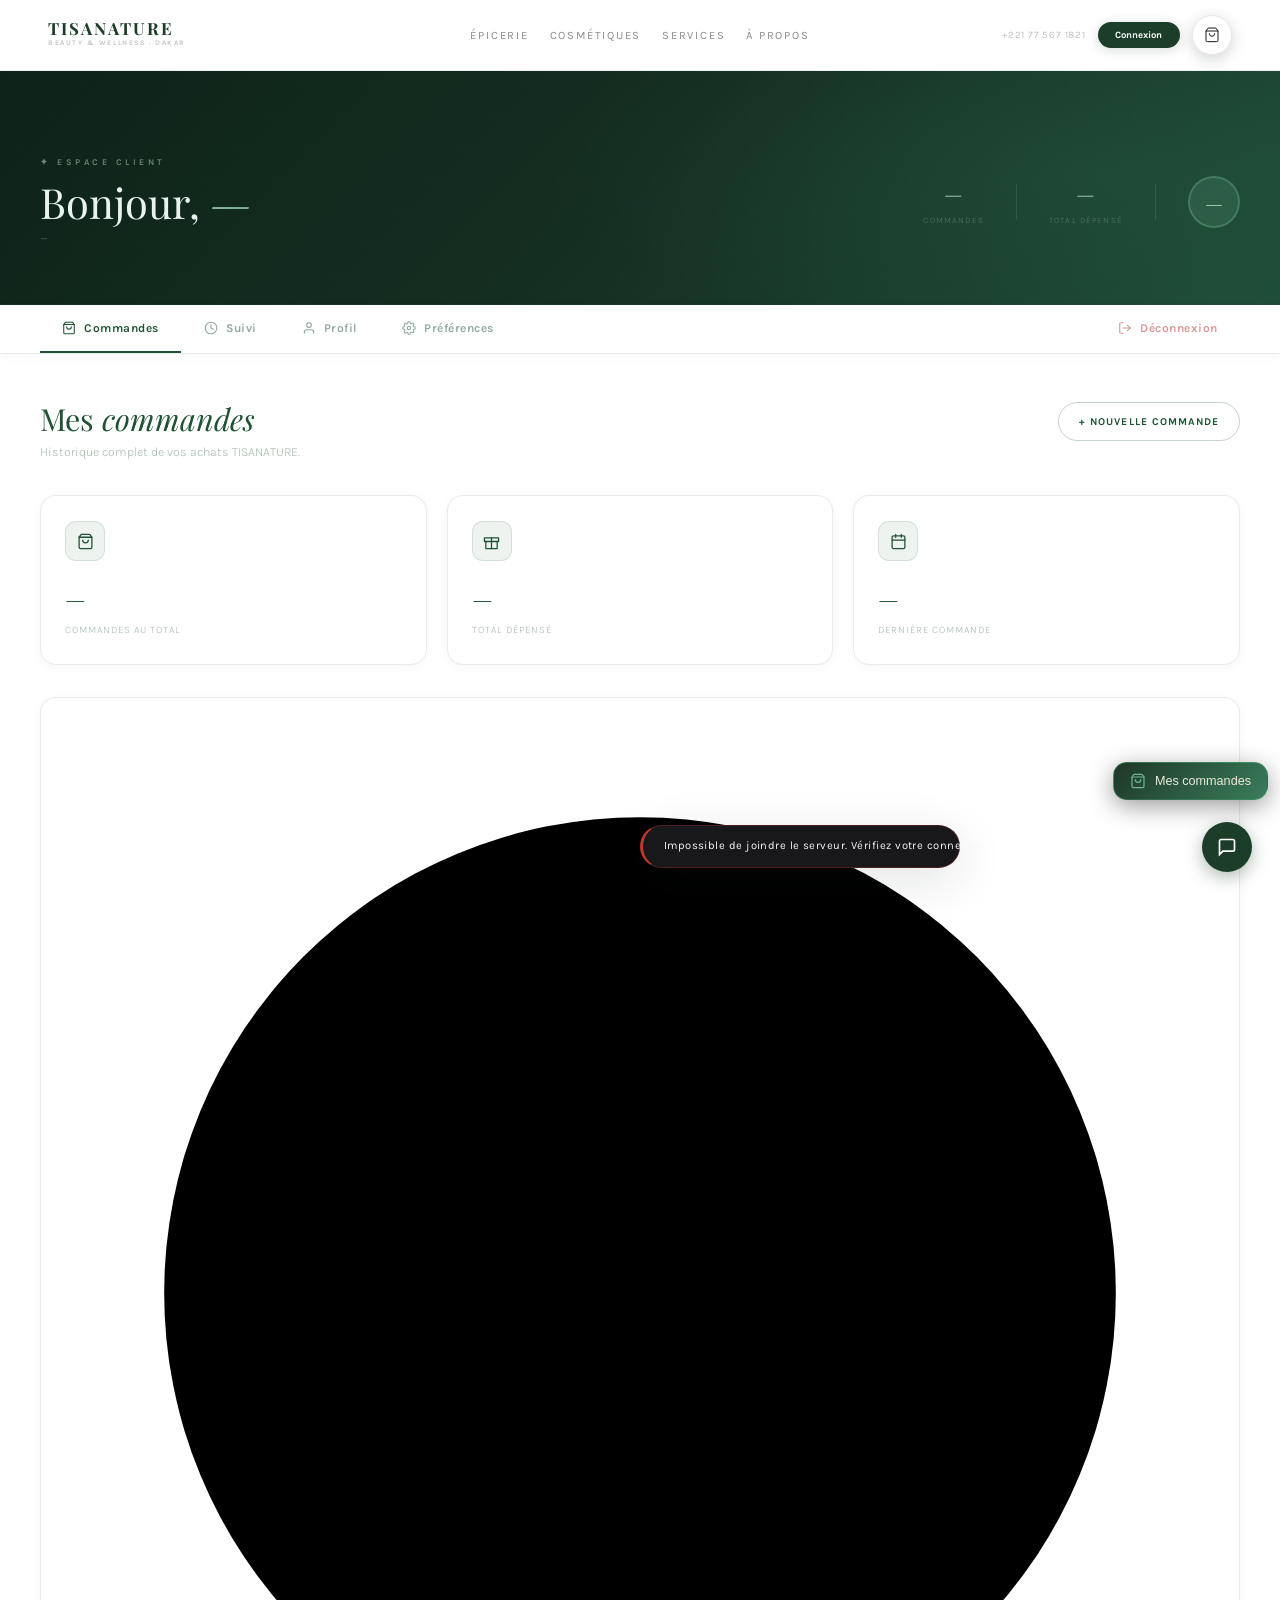
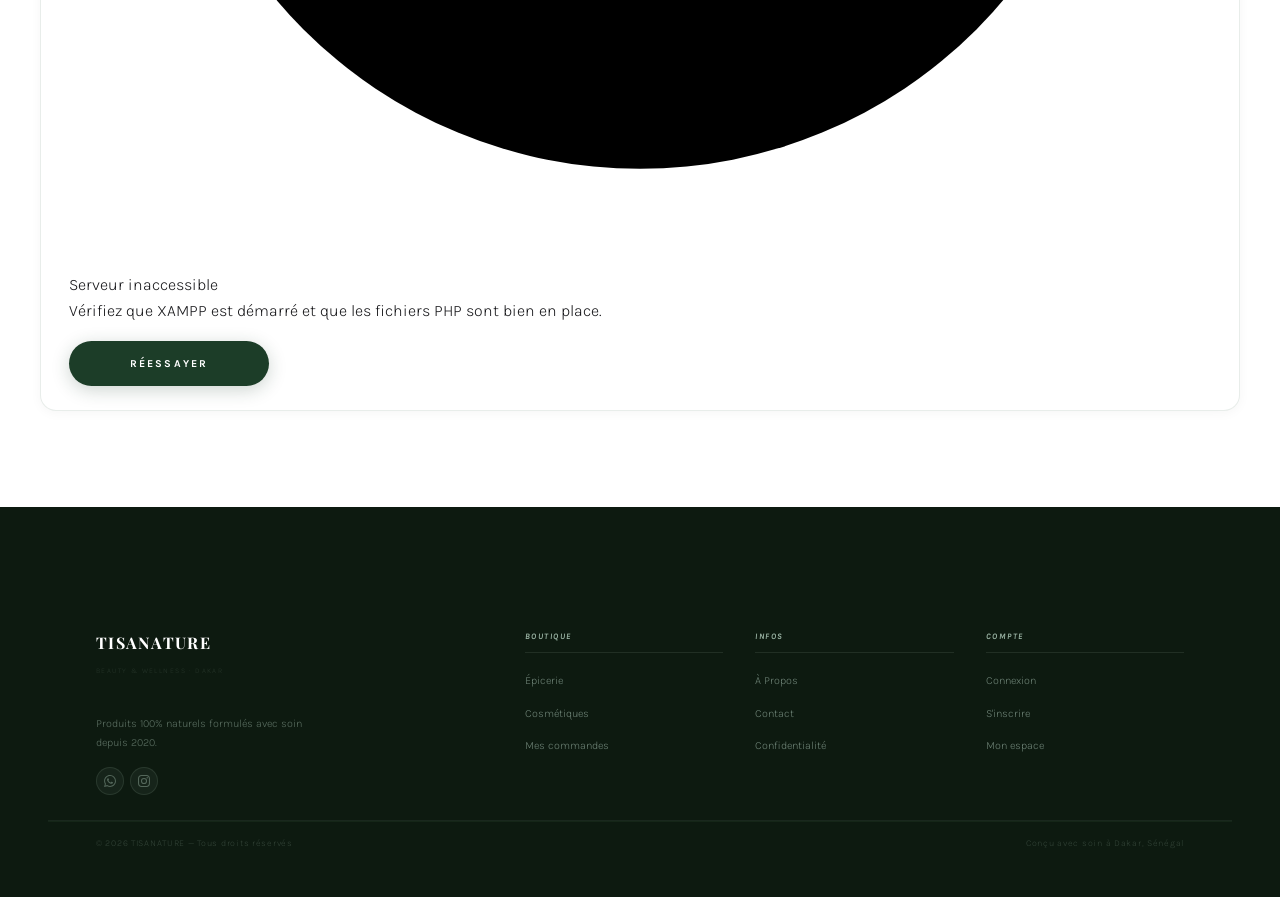
<file: account.html>
<!DOCTYPE html>
<html lang="fr">
<head>
<meta charset="UTF-8">
<meta name="viewport" content="width=device-width, initial-scale=1.0">
<meta name="description" content="Mon espace TISANATURE — Suivi de commandes, profil et préférences.">
<meta name="theme-color" content="#1C3D28">
<title>Mon Espace — TISANATURE</title>
<link rel="icon" href="data:image/svg+xml,<svg xmlns='http://www.w3.org/2000/svg' viewBox='0 0 100 100'><text y='.9em' font-size='90'>🌿</text></svg>">
<link rel="preconnect" href="https://fonts.googleapis.com">
<link href="https://fonts.googleapis.com/css2?family=Playfair+Display:ital,wght@0,300;0,400;0,700;1,300;1,400;1,700&family=Karla:wght@300;400;500;600;700;800&display=swap" rel="stylesheet">
<link rel="stylesheet" href="assets/css/style.css">
<link rel="stylesheet" href="assets/css/pages.css">
<link rel="stylesheet" href="assets/css/redesign_v2.css?v=8">
<link rel="stylesheet" href="assets/css/account.css?v=2">
</head>
<body>

<!-- MARQUEE -->
<div class="marquee-modern" aria-hidden="true">
  <div class="marquee-modern-track">
    <span>M O N &middot; E S P A C E</span><span>&middot;</span>
    <span>T I S A N A T U R E</span><span>&middot;</span>
    <span>S A N T É &middot; &amp; &middot; B I E N - Ê T R E</span><span>&middot;</span>
    <span>M O N &middot; E S P A C E</span><span>&middot;</span>
    <span>T I S A N A T U R E</span><span>&middot;</span>
    <span>S A N T É &middot; &amp; &middot; B I E N - Ê T R E</span><span>&middot;</span>
  </div>
</div>

<!-- NAV -->
<nav id="nav" role="navigation" aria-label="Navigation principale">
  <div class="nav-inner">
    <a class="nav-logo" href="index.html" aria-label="TISANATURE accueil">
      <div class="nav-logo-name">TISANATURE</div>
      <div class="nav-logo-sub">Beauty &amp; Wellness · Dakar</div>
    </a>
    <ul class="nav-links" role="list">
      <li><a href="index.html#products-anchor">Épicerie</a></li>
      <li><a href="cosmetiques.html">Cosmétiques</a></li>
      <li><a href="index.html#services-section">Services</a></li>
      <li><a href="about.html">À Propos</a></li>
    </ul>
    <div class="nav-right">
      <a class="nav-tel" href="tel:+221775671821">+221 77 567 1821</a>
      <a href="login.html" id="nav-auth-btn">Connexion</a>
      <button class="nav-cart" onclick="toggleCart()" aria-label="Panier" id="cart-btn">
        <svg viewBox="0 0 24 24"><path d="M6 2 3 6v14a2 2 0 002 2h14a2 2 0 002-2V6l-3-4z"/><line x1="3" y1="6" x2="21" y2="6"/><path d="M16 10a4 4 0 01-8 0"/></svg>
        <span class="cart-count" id="cart-count">0</span>
      </button>
      <button class="nav-burger" onclick="toggleMenu()" aria-label="Menu" id="burger-btn">
        <span></span><span></span><span></span>
      </button>
    </div>
  </div>
  <div class="nav-mobile" id="nav-mobile">
    <ul role="list">
      <li><a href="index.html#products-anchor">Épicerie</a></li>
      <li><a href="cosmetiques.html">Cosmétiques</a></li>
      <li><a href="index.html#services-section">Services</a></li>
      <li><a href="about.html">À Propos</a></li>
      <li id="mobile-auth-links-wrapper">
        <ul id="mobile-auth-links">
          <li><a href="login.html">Connexion</a></li>
          <li><a href="signup.html">S'inscrire</a></li>
        </ul>
      </li>
      <li><a href="#" onclick="showSection('orders');toggleMenu();return false;">Mes commandes</a></li>
      <li><a href="#" onclick="showSection('tracking');toggleMenu();return false;">Suivi en cours</a></li>
      <li><a href="#" onclick="showSection('profile');toggleMenu();return false;">Mon profil</a></li>
      <li><a href="#" onclick="showSection('preferences');toggleMenu();return false;">Préférences</a></li>
      <li><a href="#" onclick="confirmLogout();return false;" style="color:#c0392b">Déconnexion</a></li>
    </ul>
  </div>
</nav>

<!-- ══ HERO COMPTE ══════════════════════════════════════════ -->
<div class="acc-hero">
  <div class="acc-hero-bg"></div>
  <div class="acc-hero-dots"></div>
  <div class="acc-hero-inner">
    <div class="acc-hero-left">
      <div class="acc-hero-badge">✦ Espace Client</div>
      <h1 class="acc-hero-title">Bonjour, <em id="header-name">—</em></h1>
      <p class="acc-hero-sub" id="sidebar-email">—</p>
    </div>
    <div class="acc-hero-right">
      <div class="acc-stat">
        <div class="acc-stat-n" id="hstat-orders">—</div>
        <div class="acc-stat-l">Commandes</div>
      </div>
      <div class="acc-stat-sep"></div>
      <div class="acc-stat">
        <div class="acc-stat-n" id="hstat-spent">—</div>
        <div class="acc-stat-l">Total dépensé</div>
      </div>
      <div class="acc-stat-sep"></div>
      <div class="acc-avatar" id="sidebar-avatar">—</div>
    </div>
  </div>
</div>

<!-- ══ TABS NAVIGATION ══════════════════════════════════════ -->
<div class="acc-tabs-wrap">
  <div class="acc-tabs">
    <button class="acc-tab active" onclick="showSection('orders')"    data-section="orders">
      <svg viewBox="0 0 24 24"><path d="M6 2 3 6v14a2 2 0 002 2h14a2 2 0 002-2V6l-3-4z"/><line x1="3" y1="6" x2="21" y2="6"/><path d="M16 10a4 4 0 01-8 0"/></svg>
      Commandes
    </button>
    <button class="acc-tab" onclick="showSection('tracking')"  data-section="tracking">
      <svg viewBox="0 0 24 24"><circle cx="12" cy="12" r="10"/><polyline points="12 6 12 12 16 14"/></svg>
      Suivi
    </button>
    <button class="acc-tab" onclick="showSection('profile')"   data-section="profile">
      <svg viewBox="0 0 24 24"><path d="M20 21v-2a4 4 0 00-4-4H8a4 4 0 00-4 4v2"/><circle cx="12" cy="7" r="4"/></svg>
      Profil
    </button>
    <button class="acc-tab" onclick="showSection('preferences')" data-section="preferences">
      <svg viewBox="0 0 24 24"><circle cx="12" cy="12" r="3"/><path d="M19.4 15a1.65 1.65 0 00.33 1.82l.06.06a2 2 0 010 2.83 2 2 0 01-2.83 0l-.06-.06a1.65 1.65 0 00-1.82-.33 1.65 1.65 0 00-1 1.51V21a2 2 0 01-4 0v-.09A1.65 1.65 0 009 19.4a1.65 1.65 0 00-1.82.33l-.06.06a2 2 0 01-2.83-2.83l.06-.06A1.65 1.65 0 004.68 15a1.65 1.65 0 00-1.51-1H3a2 2 0 010-4h.09A1.65 1.65 0 004.6 9a1.65 1.65 0 00-.33-1.82l-.06-.06a2 2 0 012.83-2.83l.06.06A1.65 1.65 0 009 4.68a1.65 1.65 0 001-1.51V3a2 2 0 014 0v.09a1.65 1.65 0 001 1.51 1.65 1.65 0 001.82-.33l.06-.06a2 2 0 012.83 2.83l-.06.06A1.65 1.65 0 0019.4 9a1.65 1.65 0 001.51 1H21a2 2 0 010 4h-.09a1.65 1.65 0 00-1.51 1z"/></svg>
      Préférences
    </button>
    <button class="acc-tab acc-tab-danger" onclick="confirmLogout();return false;">
      <svg viewBox="0 0 24 24"><path d="M9 21H5a2 2 0 01-2-2V5a2 2 0 012-2h4"/><polyline points="16 17 21 12 16 7"/><line x1="21" y1="12" x2="9" y2="12"/></svg>
      Déconnexion
    </button>
  </div>
</div>

<!-- ══ CONTENU ══════════════════════════════════════════════ -->
<div class="acc-main" id="main-content">

  <!-- MES COMMANDES -->
  <section class="account-section active" id="section-orders">
    <div class="acc-section-head">
      <div>
        <h2 class="acc-section-title">Mes <em>commandes</em></h2>
        <p class="acc-section-sub">Historique complet de vos achats TISANATURE.</p>
      </div>
      <a href="index.html#products-anchor" class="acc-action-btn">+ Nouvelle commande</a>
    </div>

    <!-- Stats -->
    <div class="acc-stats-grid">
      <div class="acc-stat-card">
        <div class="acc-stat-icon"><svg viewBox="0 0 24 24"><path d="M6 2 3 6v14a2 2 0 002 2h14a2 2 0 002-2V6l-3-4z"/><line x1="3" y1="6" x2="21" y2="6"/><path d="M16 10a4 4 0 01-8 0"/></svg></div>
        <div class="acc-stat-val" id="stat-total-orders">—</div>
        <div class="acc-stat-lbl">Commandes au total</div>
      </div>
      <div class="acc-stat-card">
        <div class="acc-stat-icon"><svg viewBox="0 0 24 24"><polyline points="20 12 20 22 4 22 4 12"/><rect x="2" y="7" width="20" height="5"/><line x1="12" y1="22" x2="12" y2="7"/></svg></div>
        <div class="acc-stat-val" id="stat-total-spent">—</div>
        <div class="acc-stat-lbl">Total dépensé</div>
      </div>
      <div class="acc-stat-card">
        <div class="acc-stat-icon"><svg viewBox="0 0 24 24"><rect x="3" y="4" width="18" height="18" rx="2"/><line x1="16" y1="2" x2="16" y2="6"/><line x1="8" y1="2" x2="8" y2="6"/><line x1="3" y1="10" x2="21" y2="10"/></svg></div>
        <div class="acc-stat-val" id="stat-last-order">—</div>
        <div class="acc-stat-lbl">Dernière commande</div>
      </div>
    </div>

    <!-- Table commandes -->
    <div class="acc-card" id="orders-container">
      <div id="orders-skeleton" style="padding:2rem">
        <div class="skeleton skeleton-title" style="width:35%"></div>
        <div class="skeleton skeleton-text" style="width:80%"></div>
        <div class="skeleton skeleton-text" style="width:65%"></div>
        <div class="skeleton skeleton-text" style="width:72%"></div>
      </div>
    </div>
  </section>

  <!-- SUIVI EN COURS -->
  <section class="account-section" id="section-tracking">
    <div class="acc-section-head">
      <div>
        <h2 class="acc-section-title">Suivi <em>en cours</em></h2>
        <p class="acc-section-sub">Suivez vos livraisons en temps réel.</p>
      </div>
    </div>
    <div id="tracking-container">
      <div id="tracking-empty" style="display:none">
        <div class="acc-card acc-empty">
          <div class="acc-empty-icon"><svg viewBox="0 0 24 24"><circle cx="12" cy="12" r="10"/><polyline points="12 6 12 12 16 14"/></svg></div>
          <div class="acc-empty-title">Aucune livraison en cours</div>
          <div class="acc-empty-sub">Toutes vos commandes ont été livrées ou aucune commande n'est active.</div>
          <a href="index.html#products-anchor" class="checkout-btn" style="text-decoration:none;display:inline-block;max-width:220px;margin-top:1rem">Commander maintenant</a>
        </div>
      </div>
    </div>
  </section>

  <!-- MON PROFIL -->
  <section class="account-section" id="section-profile">
    <div class="acc-section-head">
      <div>
        <h2 class="acc-section-title">Mon <em>profil</em></h2>
        <p class="acc-section-sub">Gérez vos informations personnelles.</p>
      </div>
    </div>

    <!-- Avatar card -->
    <div class="acc-profile-banner">
      <div class="acc-profile-avatar" id="prof-avatar-big">—</div>
      <div>
        <div class="acc-profile-name" id="prof-avatar-name">—</div>
        <div class="acc-profile-email" id="prof-avatar-email">—</div>
        <div class="acc-member-badge"><span class="acc-member-dot"></span> Membre actif</div>
      </div>
    </div>

    <form id="profile-form" novalidate>
      <div class="acc-card" style="margin-bottom:1.25rem">
        <div class="acc-card-title">Informations personnelles</div>
        <div class="profile-grid">
          <div class="form-group">
            <label class="form-label" for="prof-name">Nom complet</label>
            <input class="form-input" id="prof-name" type="text" autocomplete="name" placeholder="Votre nom">
          </div>
          <div class="form-group">
            <label class="form-label" for="prof-phone">Téléphone</label>
            <input class="form-input" id="prof-phone" type="tel" autocomplete="tel" placeholder="+221 7X XXX XXXX">
          </div>
          <div class="form-group" style="grid-column:1/-1">
            <label class="form-label" for="prof-email">Adresse e-mail</label>
            <input class="form-input" id="prof-email" type="email" autocomplete="email" placeholder="vous@exemple.com">
          </div>
        </div>
      </div>

      <div class="acc-card" style="margin-bottom:1.25rem">
        <div class="acc-card-title">Adresse de livraison</div>
        <div class="form-group" style="margin-bottom:1rem">
          <label class="form-label" for="prof-address">Adresse principale</label>
          <input class="form-input" id="prof-address" type="text" autocomplete="street-address" placeholder="Quartier, rue — Dakar">
        </div>
        <div class="profile-grid">
          <div class="form-group">
            <label class="form-label" for="prof-city">Ville</label>
            <input class="form-input" id="prof-city" type="text" value="Dakar" placeholder="Dakar">
          </div>
          <div class="form-group">
            <label class="form-label" for="prof-zone">Zone / Quartier</label>
            <input class="form-input" id="prof-zone" type="text" placeholder="ex : Almadies, Plateau…">
          </div>
        </div>
      </div>

      <div class="acc-card" style="margin-bottom:1.75rem">
        <div class="acc-card-title">Sécurité</div>
        <div class="acc-security-notice">
          <svg viewBox="0 0 24 24"><path d="M12 22s8-4 8-10V5l-8-3-8 3v7c0 6 8 10 8 10z"/></svg>
          Laissez vide si vous ne souhaitez pas changer de mot de passe.
        </div>
        <div class="profile-grid">
          <div class="form-group">
            <label class="form-label" for="prof-pwd-old">Mot de passe actuel</label>
            <div class="input-group">
              <input class="form-input" id="prof-pwd-old" type="password" placeholder="••••••••" autocomplete="current-password">
              <button type="button" class="input-group-toggle" onclick="togglePwd(this,'prof-pwd-old')">
                <svg viewBox="0 0 24 24"><path d="M1 12s4-8 11-8 11 8 11 8-4 8-11 8-11-8-11-8z"/><circle cx="12" cy="12" r="3"/></svg>
              </button>
            </div>
          </div>
          <div class="form-group">
            <label class="form-label" for="prof-pwd-new">Nouveau mot de passe</label>
            <div class="input-group">
              <input class="form-input" id="prof-pwd-new" type="password" placeholder="Min. 8 caractères" autocomplete="new-password">
              <button type="button" class="input-group-toggle" onclick="togglePwd(this,'prof-pwd-new')">
                <svg viewBox="0 0 24 24"><path d="M1 12s4-8 11-8 11 8 11 8-4 8-11 8-11-8-11-8z"/><circle cx="12" cy="12" r="3"/></svg>
              </button>
            </div>
          </div>
        </div>
      </div>

      <div style="display:flex;gap:1rem;flex-wrap:wrap">
        <button type="submit" class="checkout-btn" style="max-width:260px;margin:0">Enregistrer les modifications</button>
        <button type="button" onclick="cancelProfileEdit()" class="acc-cancel-btn">Annuler</button>
      </div>
    </form>
  </section>

  <!-- PRÉFÉRENCES -->
  <section class="account-section" id="section-preferences">
    <div class="acc-section-head">
      <div>
        <h2 class="acc-section-title">Mes <em>préférences</em></h2>
        <p class="acc-section-sub">Personnalisez votre expérience TISANATURE.</p>
      </div>
    </div>
    <div class="acc-card" style="margin-bottom:1.25rem">
      <div class="acc-card-title">Notifications</div>
      <div class="pref-row">
        <div><div class="pref-label">Confirmation de commande</div><div class="pref-desc">Recevoir une confirmation à chaque nouvelle commande.</div></div>
        <label class="toggle-switch"><input type="checkbox" id="pref-confirm" checked><span class="toggle-slider"></span></label>
      </div>
      <div class="pref-row">
        <div><div class="pref-label">Suivi de livraison</div><div class="pref-desc">Être notifié à chaque changement de statut.</div></div>
        <label class="toggle-switch"><input type="checkbox" id="pref-tracking" checked><span class="toggle-slider"></span></label>
      </div>
      <div class="pref-row">
        <div><div class="pref-label">Nouveautés &amp; promotions</div><div class="pref-desc">Être informé des nouveaux produits et offres exclusives.</div></div>
        <label class="toggle-switch"><input type="checkbox" id="pref-newsletter"><span class="toggle-slider"></span></label>
      </div>
      <div class="pref-row">
        <div><div class="pref-label">Conseils bien-être</div><div class="pref-desc">Recevoir nos conseils santé &amp; beauté naturelle.</div></div>
        <label class="toggle-switch"><input type="checkbox" id="pref-tips"><span class="toggle-slider"></span></label>
      </div>
    </div>
    <div class="acc-card" style="margin-bottom:1.75rem">
      <div class="acc-card-title">Confidentialité</div>
      <div class="pref-row">
        <div><div class="pref-label">Données de navigation</div><div class="pref-desc">Autoriser la collecte anonyme pour améliorer le service.</div></div>
        <label class="toggle-switch"><input type="checkbox" id="pref-analytics"><span class="toggle-slider"></span></label>
      </div>
    </div>
    <div style="display:flex;gap:1.5rem;align-items:center;flex-wrap:wrap">
      <button onclick="savePreferences()" class="checkout-btn" style="max-width:220px;margin:0">Sauvegarder</button>
      <a href="privacy.html" class="acc-link">Politique de confidentialité →</a>
    </div>
  </section>

</div>

<!-- ══ PANIER ════════════════════════════════════════════════ -->
<div class="overlay" id="overlay" onclick="toggleCart()"></div>
<aside class="cart-drawer" id="cart-drawer" role="dialog" aria-modal="true" aria-hidden="true">
  <div class="cart-drawer-hdr">
    <div>
      <h3>Mon Panier</h3>
      <div class="cart-hdr-sub" id="cart-hdr-sub">Vide</div>
    </div>
    <button class="cart-close" onclick="toggleCart()">&#x2715;</button>
  </div>
  <div class="cart-body" id="cart-body"></div>
  <div class="cart-footer">
    <div class="cart-row"><span>Sous-total</span><span id="cart-subtotal">0 FCFA</span></div>
    <div class="cart-row"><span>Livraison</span><span id="cart-delivery">-</span></div>
    <div class="cart-row grand"><span>Total</span><span id="cart-total">0 FCFA</span></div>
    <button class="checkout-btn" onclick="openCheckout()">Passer la commande &rarr;</button>
  </div>
</aside>

<!-- ══ MODAL PRODUIT ─────────────────────────────────────── -->
<div class="modal product-modal" id="product-modal" role="dialog" aria-modal="true"
  onclick="if(event.target===this)closeProductModal()">
  <div class="modal-card product-modal-card">
    <button class="modal-close-btn" onclick="closeProductModal()">&#x2715;</button>
    <div class="pm-img-wrap">
      <span class="pm-tag" id="pm-tag"></span>
      <span class="pm-badge" id="pm-badge" style="display:none">Nouveauté</span>
      <img id="pm-img" alt="" loading="lazy" onerror="this.style.opacity='0'">
    </div>
    <div class="pm-body">
      <div class="pm-label" id="pm-cat"></div>
      <h2 class="pm-name" id="pm-name"></h2>
      <p class="pm-desc-full" id="pm-desc"></p>
      <div class="pm-sep"></div>
      <div class="pm-footer">
        <div class="pm-price-row">
          <div>
            <div class="pm-price" id="pm-price"></div>
            <div class="pm-price-sub">+ 3 000 FCFA livraison</div>
          </div>
        </div>
        <div class="pm-qty-row">
          <div class="pm-qty-wrap">
            <button class="pm-qty-btn" onclick="pmQty(-1)">&#x2212;</button>
            <span class="pm-qty-n" id="pm-qty-n">1</span>
            <button class="pm-qty-btn" onclick="pmQty(1)">+</button>
          </div>
          <button type="button" id="pm-add-btn" onclick="addFromModal()">Ajouter au panier</button>
        </div>
      </div>
    </div>
  </div>
</div>

<!-- ══ MODAL COMMANDE ───────────────────────────────────── -->
<div class="modal" id="checkout-modal" role="dialog" aria-modal="true"
  onclick="if(event.target===this)document.getElementById('checkout-modal').classList.remove('on')">
  <div class="modal-card">
    <h2>Finaliser la commande</h2>
    <div class="checkout-summary" id="checkout-summary"></div>
    <form id="checkout-form" onsubmit="confirmOrder(event)" novalidate>
      <input class="modal-input" id="order-name" type="text" required placeholder="Nom complet *" autocomplete="name">
      <input class="modal-input" id="order-address" type="text" required placeholder="Adresse de livraison, Dakar *">
      <input class="modal-input" id="order-phone" type="tel" required placeholder="Téléphone * (ex: 77 567 1821)">
      <textarea class="modal-input" id="order-note" placeholder="Note (optionnel)" rows="2"></textarea>
      <button type="submit" id="checkout-submit-btn" class="checkout-btn">Confirmer &rarr;</button>
    </form>
  </div>
</div>

<div class="toast" id="toast" role="alert" aria-live="assertive" aria-atomic="true"></div>

<!-- ══ FOOTER ════════════════════════════════════════════════ -->
<footer>
  <div class="footer-inner">
    <div class="f-brand">
      <div class="f-logo-name">TISANATURE</div>
      <div class="f-logo-sub">Beauty &amp; Wellness · Dakar</div>
      <p class="f-desc">Produits 100% naturels formulés avec soin depuis 2020.</p>
      <div class="f-socials">
        <a href="https://wa.me/221775671821" target="_blank" rel="noopener" class="f-social-btn">
          <svg viewBox="0 0 24 24"><path d="M17.472 14.382c-.297-.149-1.758-.867-2.03-.967-.273-.099-.471-.148-.67.15-.197.297-.767.966-.94 1.164-.173.199-.347.223-.644.075-.297-.15-1.255-.463-2.39-1.475-.883-.788-1.48-1.761-1.653-2.059-.173-.297-.018-.458.13-.606.134-.133.298-.347.446-.52.149-.174.198-.298.298-.497.099-.198.05-.371-.025-.52-.075-.149-.669-1.612-.916-2.207-.242-.579-.487-.5-.669-.51a12.8 12.8 0 00-.57-.01c-.198 0-.52.074-.792.372-.272.297-1.04 1.016-1.04 2.479 0 1.462 1.065 2.875 1.213 3.074.149.198 2.096 3.2 5.077 4.487.709.306 1.262.489 1.694.625.712.227 1.36.195 1.871.118.571-.085 1.758-.719 2.006-1.413.248-.694.248-1.289.173-1.413-.074-.124-.272-.198-.57-.347m-5.421 7.403h-.004a9.87 9.87 0 01-5.031-1.378l-.361-.214-3.741.982.998-3.648-.235-.374a9.86 9.86 0 01-1.51-5.26c.001-5.45 4.436-9.884 9.888-9.884 2.64 0 5.122 1.03 6.988 2.898a9.825 9.825 0 012.893 6.994c-.003 5.45-4.437 9.884-9.885 9.884m8.413-18.297A11.815 11.815 0 0012.05 0C5.495 0 .16 5.335.157 11.892c0 2.096.547 4.142 1.588 5.945L.057 24l6.305-1.654a11.882 11.882 0 005.683 1.448h.005c6.554 0 11.89-5.335 11.893-11.893a11.821 11.821 0 00-3.48-8.413z"/></svg>
        </a>
        <a href="https://www.instagram.com/t_i_s_a_n_a_t_u_r_e" target="_blank" rel="noopener" class="f-social-btn">
          <svg viewBox="0 0 24 24"><path d="M12 2.163c3.204 0 3.584.012 4.85.07 3.252.148 4.771 1.691 4.919 4.919.058 1.265.069 1.645.069 4.849 0 3.205-.012 3.584-.069 4.849-.149 3.225-1.664 4.771-4.919 4.919-1.266.058-1.644.07-4.85.07-3.204 0-3.584-.012-4.849-.07-3.26-.149-4.771-1.699-4.919-4.92-.058-1.265-.07-1.644-.07-4.849 0-3.204.013-3.583.07-4.849.149-3.227 1.664-4.771 4.919-4.919 1.266-.057 1.645-.069 4.849-.069zm0-2.163c-3.259 0-3.667.014-4.947.072-4.358.2-6.78 2.618-6.98 6.98-.059 1.281-.073 1.689-.073 4.948 0 3.259.014 3.668.072 4.948.2 4.358 2.618 6.78 6.98 6.98 1.281.058 1.689.072 4.948.072 3.259 0 3.668-.014 4.948-.072 4.354-.2 6.782-2.618 6.979-6.98.059-1.28.073-1.689.073-4.948 0-3.259-.014-3.667-.072-4.947-.196-4.354-2.617-6.78-6.979-6.98-1.281-.059-1.69-.073-4.949-.073zm0 5.838a6.162 6.162 0 100 12.324 6.162 6.162 0 000-12.324zM12 16a4 4 0 110-8 4 4 0 010 8zm6.406-11.845a1.44 1.44 0 100 2.881 1.44 1.44 0 000-2.881z"/></svg>
        </a>
      </div>
    </div>
    <div class="f-col">
      <h4>Boutique</h4>
      <ul class="f-links">
        <li><a href="index.html#products-anchor">Épicerie</a></li>
        <li><a href="cosmetiques.html">Cosmétiques</a></li>
        <li><a href="account.html">Mes commandes</a></li>
      </ul>
    </div>
    <div class="f-col">
      <h4>Infos</h4>
      <ul class="f-links">
        <li><a href="about.html">À Propos</a></li>
        <li><a href="contact.html">Contact</a></li>
        <li><a href="privacy.html">Confidentialité</a></li>
      </ul>
    </div>
    <div class="f-col">
      <h4>Compte</h4>
      <ul class="f-links">
        <li><a href="login.html">Connexion</a></li>
        <li><a href="signup.html">S'inscrire</a></li>
        <li><a href="account.html">Mon espace</a></li>
      </ul>
    </div>
  </div>
  <div class="footer-bottom">
    <p>&copy; 2026 TISANATURE — Tous droits réservés</p>
    <p>Conçu avec soin à Dakar, Sénégal</p>
  </div>
</footer>

<script src="assets/js/csrf.js"></script>
<script src="assets/js/nav.js"></script>
<script src="assets/js/script.js?v=8"></script>
<script src="assets/js/account.js"></script>
<script src="assets/js/order_widget.js"></script>
<script src="assets/js/chat_widget.js"></script>
<script src="assets/js/redesign_v2.js?v=8"></script>
</body>
</html>
</file>
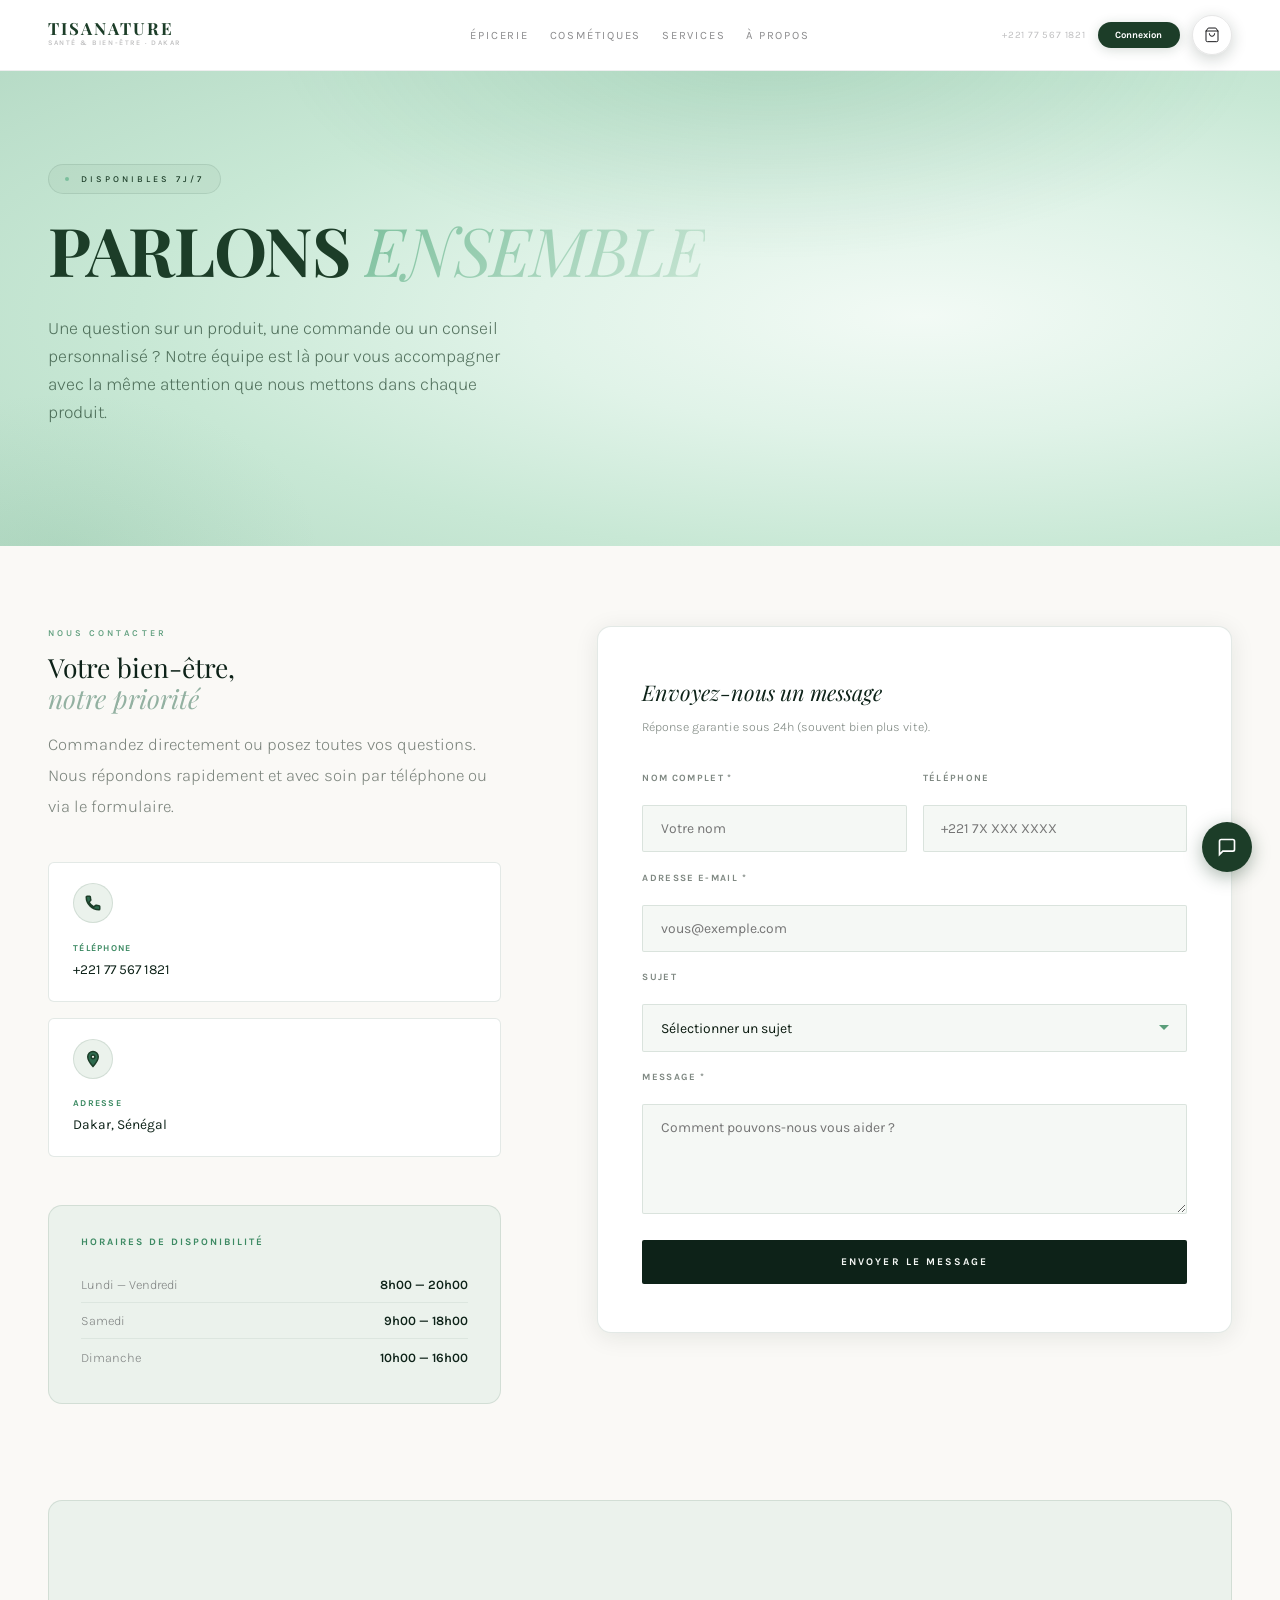
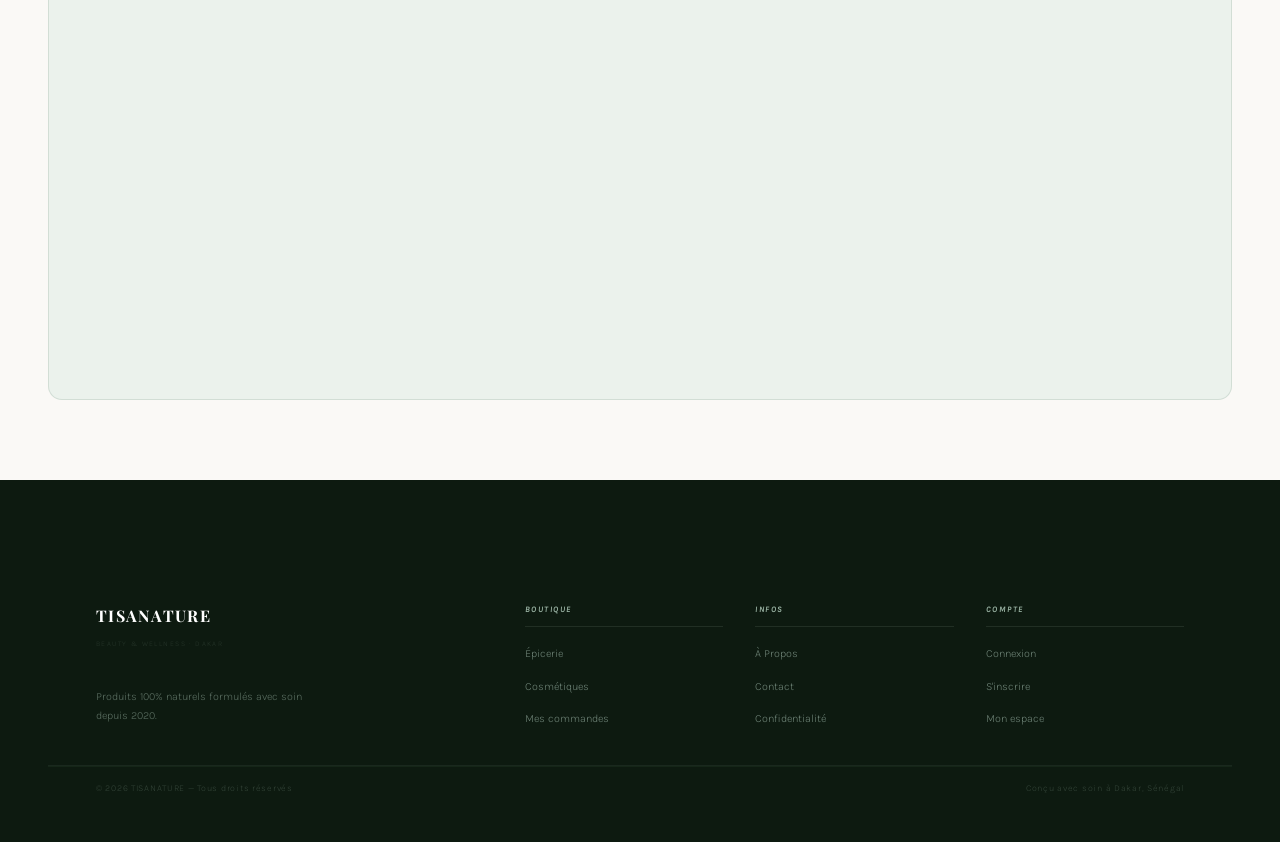
<file: contact.html>
<!DOCTYPE html>
<html lang="fr">
<head>
<meta charset="UTF-8">
<meta name="viewport" content="width=device-width, initial-scale=1.0">
<meta name="description" content="Contactez TISANATURE — WhatsApp, téléphone, Instagram ou formulaire. Nous sommes disponibles 7j/7 à Dakar.">
<meta name="theme-color" content="#1C3D28">
<title>Contact — TISANATURE · Dakar</title>
<link rel="icon" href="data:image/svg+xml,<svg xmlns='http://www.w3.org/2000/svg' viewBox='0 0 100 100'><text y='.9em' font-size='90'>🌿</text></svg>">
<link rel="preconnect" href="https://fonts.googleapis.com">
<link href="https://fonts.googleapis.com/css2?family=Playfair+Display:ital,wght@0,300;0,400;0,700;1,300;1,400;1,700&family=Karla:wght@300;400;500;600;700;800&family=Cormorant:ital,wght@1,300;1,400&display=swap" rel="stylesheet">
<link rel="stylesheet" href="assets/css/style.css">
<link rel="stylesheet" href="assets/css/pages.css">
<link rel="stylesheet" href="assets/css/redesign_v2.css?v=5">
</head>
<body>

<!-- MARQUEE -->
<div class="marquee-modern" aria-hidden="true">
  <div class="marquee-modern-track">
    <span>P A R L O N S &middot; E N S E M B L E</span><span>&middot;</span>
    <span>D I S P O N I B L E S &middot; 7 J / 7</span><span>&middot;</span>
    <span>L I V R A I S O N &middot; D A K A R</span><span>&middot;</span>
    <span>T I S A N A T U R E</span><span>&middot;</span>
    <span>P A R L O N S &middot; E N S E M B L E</span><span>&middot;</span>
    <span>D I S P O N I B L E S &middot; 7 J / 7</span><span>&middot;</span>
    <span>L I V R A I S O N &middot; D A K A R</span><span>&middot;</span>
    <span>T I S A N A T U R E</span><span>&middot;</span>
  </div>
</div>

<!-- NAV -->
<nav id="nav" role="navigation" aria-label="Navigation principale">
  <div class="nav-inner">
    <a class="nav-logo" href="index.html" aria-label="TISANATURE accueil">
      <div class="nav-logo-name">TISANATURE</div>
      <div class="nav-logo-sub">Santé & Bien-être · Dakar</div>
    </a>
    <ul class="nav-links" role="list">
      <li><a href="index.html#products-anchor">Épicerie</a></li>
      <li><a href="cosmetiques.html">Cosmétiques</a></li>
      <li><a href="index.html#services-section">Services</a></li>
      <li><a href="about.html">À Propos</a></li>
    </ul>
    <div class="nav-right">
      <a class="nav-tel" href="tel:+221775671821">+221 77 567 1821</a>
      <a href="login.html" id="nav-auth-btn">Connexion</a>
      <button class="nav-cart" onclick="toggleCart()" aria-label="Panier" id="cart-btn">
        <svg viewBox="0 0 24 24">
          <path d="M6 2 3 6v14a2 2 0 002 2h14a2 2 0 002-2V6l-3-4z" />
          <line x1="3" y1="6" x2="21" y2="6" />
          <path d="M16 10a4 4 0 01-8 0" />
        </svg>
        <span class="cart-count" id="cart-count">0</span>
      </button>
      <button class="nav-burger" onclick="toggleMenu()" aria-label="Menu" id="burger-btn">
        <span></span><span></span><span></span>
      </button>
    </div>
  </div>
  <div class="nav-mobile" id="nav-mobile">
    <ul role="list">
      <li><a href="index.html#products-anchor" onclick="toggleMenu()">Épicerie</a></li>
      <li><a href="cosmetiques.html" onclick="toggleMenu()">Cosmétiques</a></li>
      <li><a href="index.html#services-section" onclick="toggleMenu()">Services</a></li>
      <li><a href="about.html">À Propos</a></li>
      <li id="mobile-auth-links-wrapper">
        <ul id="mobile-auth-links">
          <li><a href="login.html">Connexion</a></li>
          <li><a href="signup.html">S'inscrire</a></li>
        </ul>
      </li>
    </ul>
  </div>
</nav>

<!-- HERO -->
<section class="page-hero foody-style" aria-label="Contactez TISANATURE">
  <div class="page-hero-inner">
    <nav class="page-breadcrumb" aria-label="Fil d'Ariane">
      <a href="index.html">Accueil</a>
      <span aria-hidden="true">/</span>
      <span aria-current="page">Contact</span>
    </nav>
    <div class="page-hero-label">
      <span class="label-dot" aria-hidden="true"></span> Disponibles 7j/7
    </div>
    <h1 class="hero-title">Parlons <em>ensemble</em></h1>
    <p class="hero-subtitle">Une question sur un produit, une commande ou un conseil personnalisé ? Notre équipe est là pour vous accompagner avec la même attention que nous mettons dans chaque produit.</p>
  </div>
</section>

<!-- CONTACT BODY -->
<div class="page-body-wide">
  <div class="contact-layout">

    <!-- Colonne info -->
    <div class="reveal">
      <span class="about-label">Nous contacter</span>
      <h2 class="contact-info-title">Votre bien-être,<br><em>notre priorité</em></h2>
      <p class="contact-info-body">Commandez directement ou posez toutes vos questions. Nous répondons rapidement et avec soin par téléphone ou via le formulaire.</p>

      <div class="contact-channels">
        <!-- FIX : ajout de rel="noopener noreferrer" sur tous les liens target="_blank" -->
        <a href="tel:+221775671821" class="contact-channel">
          <div class="cc-icon" aria-hidden="true">
            <svg viewBox="0 0 24 24"><path d="M6.62 10.79c1.44 2.83 3.76 5.14 6.59 6.59l2.2-2.2c.27-.27.67-.36 1.02-.24 1.12.37 2.33.57 3.57.57.55 0 1 .45 1 1V20c0 .55-.45 1-1 1-9.39 0-17-7.61-17-17 0-.55.45-1 1-1h3.5c.55 0 1 .45 1 1 0 1.25.2 2.45.57 3.57.11.35.03.74-.25 1.02l-2.2 2.2z"/></svg>
          </div>
          <div>
            <div class="cc-label">Téléphone</div>
            <div class="cc-value">+221 77 567 1821</div>
          </div>
        </a>
        <a href="https://www.google.com/maps/place/Dakar,Senegal" target="_blank" rel="noopener noreferrer" class="contact-channel">
          <div class="cc-icon" aria-hidden="true">
            <svg viewBox="0 0 24 24"><path d="M12 2C8.13 2 5 5.13 5 9c0 5.25 7 13 7 13s7-7.75 7-13c0-3.87-3.13-7-7-7zm0 9.5c-1.38 0-2.5-1.12-2.5-2.5s1.12-2.5 2.5-2.5 2.5 1.12 2.5 2.5-1.12 2.5-2.5 2.5z"/></svg>
          </div>
          <div>
            <div class="cc-label">Adresse</div>
            <div class="cc-value">Dakar, Sénégal</div>
          </div>
        </a>
      </div>

      <div class="contact-hours reveal">
        <div class="contact-hours-title">Horaires de disponibilité</div>
        <div class="hours-row"><span>Lundi — Vendredi</span><strong>8h00 — 20h00</strong></div>
        <div class="hours-row"><span>Samedi</span><strong>9h00 — 18h00</strong></div>
        <div class="hours-row"><span>Dimanche</span><strong>10h00 — 16h00</strong></div>

      </div>
    </div>

    <!-- Formulaire -->
    <div class="reveal">
      <div class="contact-form-card">
        <div class="contact-form-title">Envoyez-nous un message</div>
        <p class="contact-form-sub">Réponse garantie sous 24h (souvent bien plus vite).</p>

        <form id="contact-form" novalidate>
          <div class="form-row">
            <div class="form-group">
              <label class="form-label" for="contact-name">Nom complet <span aria-hidden="true">*</span></label>
              <input class="form-input" id="contact-name" type="text" required
                     placeholder="Votre nom" autocomplete="name"
                     aria-required="true" aria-describedby="contact-name-error">
              <span class="form-error-msg" id="contact-name-error" role="alert"></span>
            </div>
            <div class="form-group">
              <label class="form-label" for="contact-phone">Téléphone</label>
              <input class="form-input" id="contact-phone" type="tel"
                     placeholder="+221 7X XXX XXXX" autocomplete="tel">
            </div>
          </div>
          <div class="form-group">
            <label class="form-label" for="contact-email">Adresse e-mail <span aria-hidden="true">*</span></label>
            <input class="form-input" id="contact-email" type="email" required
                   placeholder="vous@exemple.com" autocomplete="email"
                   aria-required="true" aria-describedby="contact-email-error">
            <span class="form-error-msg" id="contact-email-error" role="alert"></span>
          </div>
          <div class="form-group">
            <label class="form-label" for="contact-subject">Sujet</label>
            <select class="form-input form-select" id="contact-subject">
              <option value="">Sélectionner un sujet</option>
              <option value="commande">Suivi de commande</option>
              <option value="produit">Question sur un produit</option>
              <option value="conseil">Conseil personnalisé</option>
              <option value="gros">Commande en gros</option>
              <option value="autre">Autre</option>
            </select>
          </div>
          <div class="form-group">
            <label class="form-label" for="contact-message">Message <span aria-hidden="true">*</span></label>
            <textarea class="form-input form-textarea" id="contact-message" required
                      placeholder="Comment pouvons-nous vous aider ?"
                      aria-required="true" aria-describedby="contact-message-error"></textarea>
            <span class="form-error-msg" id="contact-message-error" role="alert"></span>
          </div>
          <button type="submit" class="form-submit">Envoyer le message</button>
        </form>

        <!-- FIX : display:none ajouté pour masquer le bloc succès par défaut -->
        <div class="form-success" id="form-success" style="display:none">
          <div class="form-success-icon" aria-hidden="true">
            <svg width="24" height="24" viewBox="0 0 24 24" fill="none" stroke="var(--sage)" stroke-width="2" stroke-linecap="round" stroke-linejoin="round"><polyline points="20 6 9 17 4 12"/></svg>
          </div>
          <div class="form-success-title">Message envoyé !</div>
          <p class="form-success-body">Merci pour votre message. Notre équipe vous répondra dans les plus brefs délais. En attendant, n'hésitez pas à nous écrire sur WhatsApp pour une réponse immédiate.</p>
          <a href="https://wa.me/221775671821" target="_blank" rel="noopener noreferrer"
             class="btn-primary" style="display:inline-block;margin-top:1.5rem;text-decoration:none">
            Écrire sur WhatsApp
          </a>
        </div>
      </div>
    </div>
  </div>

  <!-- Carte -->
  <div class="divider reveal" style="padding:4rem 0 2.5rem">
    <div class="div-line"></div>
    <span class="div-ornament">Nous trouver</span>
    <div class="div-line"></div>
  </div>
  <div class="map-placeholder reveal">
    <iframe
      src="https://maps.google.com/maps?q=Dakar,Senegal&output=embed"
      allowfullscreen="" loading="lazy"
      referrerpolicy="no-referrer-when-downgrade"
      title="TISANATURE — Dakar, Sénégal">
    </iframe>
  </div>
</div>

<!-- ══ PANIER ════════════════════════════════════════════════ -->
<div class="overlay" id="overlay" onclick="toggleCart()"></div>
<aside class="cart-drawer" id="cart-drawer" role="dialog" aria-modal="true" aria-hidden="true">
  <div class="cart-drawer-hdr">
    <div>
      <h3>Mon Panier</h3>
      <div class="cart-hdr-sub" id="cart-hdr-sub">Vide</div>
    </div>
    <button class="cart-close" onclick="toggleCart()">&#x2715;</button>
  </div>
  <div class="cart-body" id="cart-body"></div>
  <div class="cart-footer">
    <div class="cart-row"><span>Sous-total</span><span id="cart-subtotal">0 FCFA</span></div>
    <div class="cart-row"><span>Livraison</span><span id="cart-delivery">-</span></div>
    <div class="cart-row grand"><span>Total</span><span id="cart-total">0 FCFA</span></div>
    <button class="checkout-btn" onclick="openCheckout()">Passer la commande &rarr;</button>
  </div>
</aside>

<!-- ══ MODAL PRODUIT ═════════════════════════════════════════ -->
<div class="modal product-modal" id="product-modal" role="dialog" aria-modal="true"
  onclick="if(event.target===this)closeProductModal()">
  <div class="modal-card product-modal-card">
    <button class="modal-close-btn" onclick="closeProductModal()">&#x2715;</button>
    <div class="pm-img-wrap">
      <span class="pm-tag" id="pm-tag"></span>
      <span class="pm-badge" id="pm-badge" style="display:none">Nouveauté</span>
      <img id="pm-img" alt="" loading="lazy" onerror="this.style.opacity='0'">
    </div>
    <div class="pm-body">
      <div class="pm-label" id="pm-cat"></div>
      <h2 class="pm-name" id="pm-name"></h2>
      <p class="pm-desc-full" id="pm-desc"></p>
      <div class="pm-sep"></div>
      <div class="pm-footer">
        <div class="pm-price-row">
          <div>
            <div class="pm-price" id="pm-price"></div>
            <div class="pm-price-sub">+ 3 000 FCFA livraison</div>
          </div>
        </div>
        <div class="pm-qty-row">
          <div class="pm-qty-wrap">
            <button class="pm-qty-btn" onclick="pmQty(-1)">&#x2212;</button>
            <span class="pm-qty-n" id="pm-qty-n">1</span>
            <button class="pm-qty-btn" onclick="pmQty(1)">+</button>
          </div>
            <button type="button" id="pm-add-btn" onclick="addFromModal()" aria-label="Ajouter au panier"></button>
        </div>
      </div>
    </div>
  </div>
</div>

<!-- ══ MODAL COMMANDE ════════════════════════════════════════ -->
<div class="modal" id="checkout-modal" role="dialog" aria-modal="true"
  onclick="if(event.target===this)document.getElementById('checkout-modal').classList.remove('on')">
  <div class="modal-card">
    <h2>Finaliser la commande</h2>
    <div class="checkout-summary" id="checkout-summary"></div>
    <form id="checkout-form" onsubmit="confirmOrder(event)" novalidate>
      <input class="modal-input" id="order-name" type="text" required placeholder="Nom complet *" autocomplete="name">
      <input class="modal-input" id="order-address" type="text" required placeholder="Adresse de livraison, Dakar *">
      <input class="modal-input" id="order-phone" type="tel" required placeholder="Téléphone * (ex: 77 567 1821)">
      <textarea class="modal-input" id="order-note" placeholder="Note (optionnel)" rows="2"></textarea>
      <button type="submit" id="checkout-submit-btn" class="checkout-btn">Confirmer &rarr;</button>
    </form>
  </div>
</div>

<div class="toast" id="toast" role="alert"></div>


<!-- ══ FOOTER ════════════════════════════════════════════════ -->
<footer>
  <div class="footer-inner">
    <div class="f-brand">
      <div class="f-logo-name">TISANATURE</div>
      <div class="f-logo-sub">Beauty &amp; Wellness · Dakar</div>
      <p class="f-desc">Produits 100% naturels formulés avec soin depuis 2020.</p>
      <div class="f-socials">
      </div>
    </div>
    <div class="f-col">
      <h4>Boutique</h4>
      <ul class="f-links">
        <li><a href="index.html#products-anchor">Épicerie</a></li>
        <li><a href="cosmetiques.html">Cosmétiques</a></li>
        <li><a href="account.html">Mes commandes</a></li>
      </ul>
    </div>
    <div class="f-col">
      <h4>Infos</h4>
      <ul class="f-links">
        <li><a href="about.html">À Propos</a></li>
        <li><a href="contact.html">Contact</a></li>
        <li><a href="privacy.html">Confidentialité</a></li>
      </ul>
    </div>
    <div class="f-col">
      <h4>Compte</h4>
      <ul class="f-links">
        <li><a href="login.html">Connexion</a></li>
        <li><a href="signup.html">S'inscrire</a></li>
        <li><a href="account.html">Mon espace</a></li>
      </ul>
    </div>
  </div>
  <div class="footer-bottom">
    <p>&copy; 2026 TISANATURE — Tous droits réservés</p>
    <p>Conçu avec soin à Dakar, Sénégal</p>
  </div>
</footer>

<script src="assets/js/csrf.js"></script>
<script src="assets/js/nav.js"></script>
<script src="assets/js/script.js?v=5"></script>
<script src="assets/js/chat_widget.js"></script>
<script src="assets/js/redesign_v2.js?v=5"></script>
<script>if (typeof checkAuth === "function") checkAuth();</script>
</body>
</html>
</file>
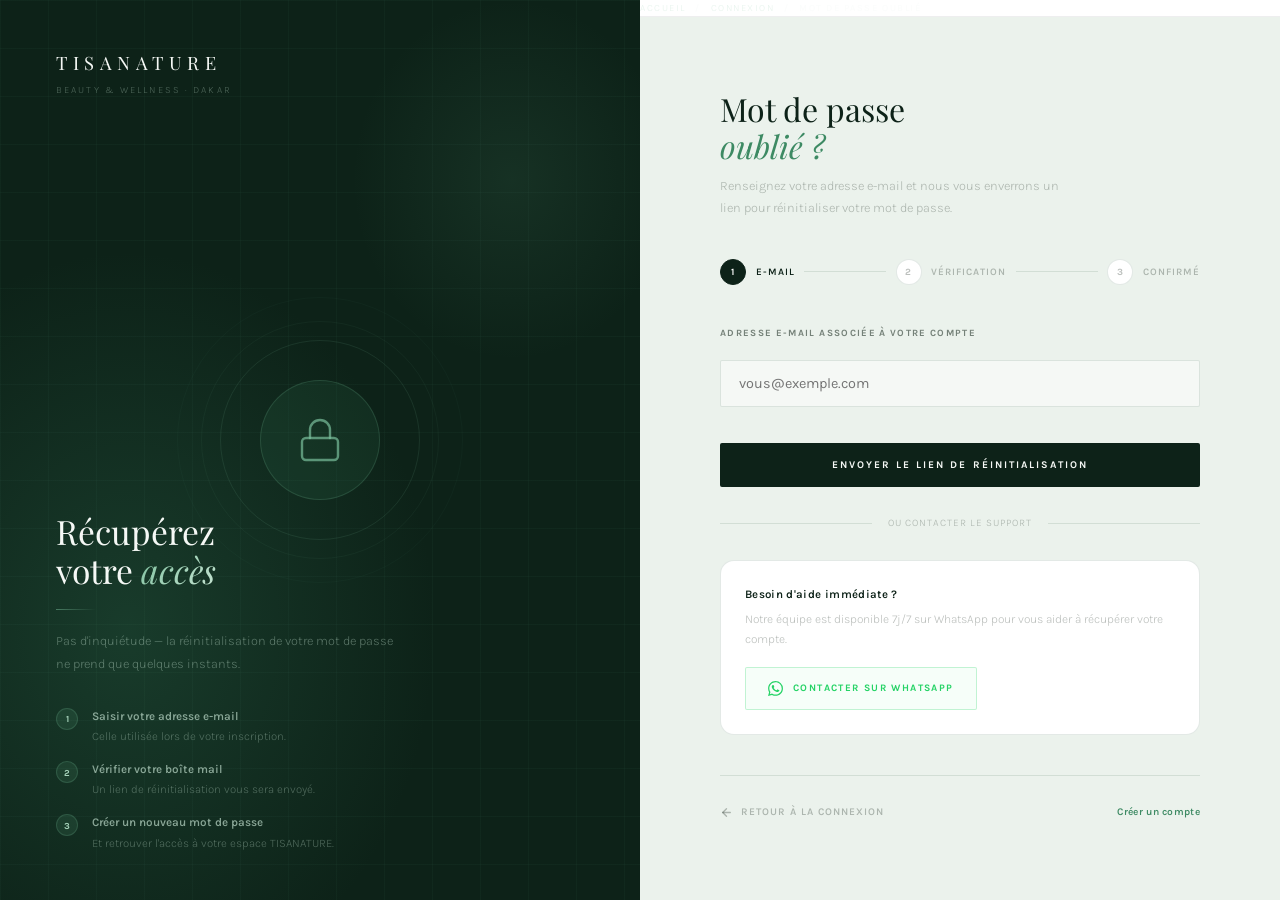
<file: forgot-password.html>
<!DOCTYPE html>
<html lang="fr">
<head>
<meta charset="UTF-8">
<meta name="viewport" content="width=device-width, initial-scale=1.0">
<meta name="description" content="Réinitialisation du mot de passe TISANATURE — Récupérez l'accès à votre compte.">
<meta name="theme-color" content="#1C3D28">
<title>Mot de passe oublié — TISANATURE</title>
<link rel="icon" href="data:image/svg+xml,<svg xmlns='http://www.w3.org/2000/svg' viewBox='0 0 100 100'><text y='.9em' font-size='90'>🌿</text></svg>">
<link rel="preconnect" href="https://fonts.googleapis.com">
<link href="https://fonts.googleapis.com/css2?family=Playfair+Display:ital,wght@0,300;0,400;0,700;1,300;1,400;1,700&family=Karla:wght@300;400;500;600;700;800&family=Cormorant:ital,wght@1,300;1,400&display=swap" rel="stylesheet">
<link rel="stylesheet" href="assets/css/style.css">
<link rel="stylesheet" href="assets/css/pages.css">
<link rel="stylesheet" href="assets/css/redesign_v2.css?v=5">

<style>
/* ── Animations spécifiques à cette page ── */
@keyframes fadeUp {
  from { opacity: 0; transform: translateY(18px); }
  to   { opacity: 1; transform: translateY(0); }
}
@keyframes leafFloat {
  0%, 100% { transform: translateY(0) rotate(-4deg); }
  50%       { transform: translateY(-12px) rotate(2deg); }
}
@keyframes shimmer {
  0%   { background-position: -400px 0; }
  100% { background-position: 400px 0; }
}
@keyframes successPop {
  0%   { transform: scale(0.6); opacity: 0; }
  60%  { transform: scale(1.1); }
  100% { transform: scale(1);   opacity: 1; }
}
@keyframes checkDraw {
  to { stroke-dashoffset: 0; }
}

.fp-page {
  min-height: 100vh;
  display: grid;
  grid-template-columns: 1fr 1fr;
}

/* ── Panneau gauche (visuel) ── */
.fp-visual {
  background: var(--forest);
  position: relative;
  overflow: hidden;
  display: flex;
  flex-direction: column;
  justify-content: space-between;
  padding: 3rem 3.5rem;
}

.fp-visual-grid {
  position: absolute;
  inset: 0;
  background-image:
    linear-gradient(rgba(122,191,156,0.04) 1px, transparent 1px),
    linear-gradient(90deg, rgba(122,191,156,0.04) 1px, transparent 1px);
  background-size: 48px 48px;
}

.fp-visual::before {
  content: '';
  position: absolute;
  inset: 0;
  background: radial-gradient(ellipse 80% 70% at 20% 70%, rgba(46,107,79,0.35) 0%, transparent 60%),
              radial-gradient(ellipse 50% 40% at 80% 20%, rgba(90,158,122,0.12) 0%, transparent 50%);
  pointer-events: none;
}

.fp-visual-logo {
  position: relative;
  z-index: 2;
  animation: fadeUp 0.6s ease both;
}
.fp-visual-logo-name {
  font-family: 'Playfair Display', serif;
  font-size: 1.15rem;
  letter-spacing: 0.3em;
  color: var(--ivory);
  font-weight: 300;
}
.fp-visual-logo-sub {
  font-size: 0.6rem;
  letter-spacing: 0.22em;
  color: rgba(200,229,212,0.35);
  text-transform: uppercase;
  margin-top: 0.25rem;
}

/* Illustration centrale */
.fp-visual-illo {
  position: absolute;
  top: 50%;
  left: 50%;
  transform: translate(-50%, -55%);
  z-index: 1;
  display: flex;
  align-items: center;
  justify-content: center;
}
.fp-visual-illo-ring {
  width: 200px;
  height: 200px;
  border-radius: 50%;
  border: 1px solid rgba(122,191,156,0.12);
  display: flex;
  align-items: center;
  justify-content: center;
  position: relative;
}
.fp-visual-illo-ring::before {
  content: '';
  position: absolute;
  inset: -20px;
  border-radius: 50%;
  border: 1px solid rgba(122,191,156,0.06);
}
.fp-visual-illo-ring::after {
  content: '';
  position: absolute;
  inset: -44px;
  border-radius: 50%;
  border: 1px solid rgba(122,191,156,0.035);
}
.fp-visual-illo-inner {
  width: 120px;
  height: 120px;
  border-radius: 50%;
  background: rgba(61,138,99,0.12);
  border: 1px solid rgba(122,191,156,0.18);
  display: flex;
  align-items: center;
  justify-content: center;
  animation: leafFloat 5s ease-in-out infinite;
}

.fp-visual-content {
  position: relative;
  z-index: 2;
  animation: fadeUp 0.6s 0.15s ease both;
}
.fp-visual-title {
  font-family: 'Playfair Display', serif;
  font-size: clamp(1.6rem, 2.8vw, 2.1rem);
  font-weight: 300;
  color: var(--ivory);
  line-height: 1.15;
  margin-bottom: 1.25rem;
}
.fp-visual-title em {
  font-style: italic;
  background: linear-gradient(135deg, var(--sage-light) 0%, var(--mist) 100%);
  -webkit-background-clip: text;
  -webkit-text-fill-color: transparent;
  background-clip: text;
}
.fp-visual-line {
  width: 40px;
  height: 1px;
  background: linear-gradient(90deg, rgba(122,191,156,0.5), transparent);
  margin-bottom: 1.25rem;
}
.fp-visual-body {
  font-size: 0.8rem;
  color: rgba(200,229,212,0.4);
  line-height: 1.75;
  font-weight: 300;
  max-width: 340px;
}

.fp-visual-steps {
  display: flex;
  flex-direction: column;
  gap: 0.9rem;
  margin-top: 2rem;
}
.fp-visual-step {
  display: flex;
  align-items: flex-start;
  gap: 0.85rem;
}
.fp-visual-step-num {
  width: 22px;
  height: 22px;
  border-radius: 50%;
  background: rgba(90,158,122,0.15);
  border: 1px solid rgba(122,191,156,0.2);
  display: flex;
  align-items: center;
  justify-content: center;
  font-size: 0.58rem;
  font-weight: 700;
  color: var(--sage-pale);
  flex-shrink: 0;
  margin-top: 1px;
  letter-spacing: 0;
}
.fp-visual-step-text {
  font-size: 0.72rem;
  color: rgba(200,229,212,0.35);
  line-height: 1.6;
}
.fp-visual-step-text strong {
  display: block;
  font-size: 0.73rem;
  font-weight: 600;
  color: rgba(200,229,212,0.65);
  margin-bottom: 0.1rem;
}

/* ── Panneau droit (formulaire) ── */
.fp-form-side {
  background: var(--ivory-2, #f7f5f0);
  display: flex;
  flex-direction: column;
  justify-content: center;
  padding: 4rem 5rem;
  overflow-y: auto;
  animation: fadeUp 0.5s 0.1s ease both;
}

.fp-form-header {
  margin-bottom: 2.5rem;
}
.fp-form-title {
  font-family: 'Playfair Display', serif;
  font-size: clamp(1.5rem, 2.5vw, 2rem);
  font-weight: 300;
  color: var(--forest);
  line-height: 1.15;
  margin-bottom: 0.65rem;
  margin-top: 0.75rem;
}
.fp-form-title em {
  font-style: italic;
  color: var(--fern);
}
.fp-form-sub {
  font-size: 0.8rem;
  color: var(--text-faint);
  line-height: 1.7;
  font-weight: 300;
  max-width: 360px;
}

/* ── Étapes ── */
.fp-steps-nav {
  display: flex;
  align-items: center;
  gap: 0;
  margin-bottom: 2.5rem;
}
.fp-step-item {
  display: flex;
  align-items: center;
  gap: 0.6rem;
  font-size: 0.62rem;
  font-weight: 600;
  letter-spacing: 0.1em;
  text-transform: uppercase;
  color: var(--text-faint);
  transition: color 0.3s;
}
.fp-step-item.active {
  color: var(--forest);
}
.fp-step-item.done {
  color: var(--fern);
}
.fp-step-dot {
  width: 26px;
  height: 26px;
  border-radius: 50%;
  border: 1.5px solid var(--line);
  display: flex;
  align-items: center;
  justify-content: center;
  font-size: 0.6rem;
  font-weight: 700;
  transition: all 0.3s;
  background: var(--white);
  color: var(--text-faint);
  flex-shrink: 0;
}
.fp-step-item.active .fp-step-dot {
  background: var(--forest);
  border-color: var(--forest);
  color: white;
}
.fp-step-item.done .fp-step-dot {
  background: var(--fern);
  border-color: var(--fern);
  color: white;
}
.fp-step-connector {
  flex: 1;
  height: 1px;
  background: var(--line);
  margin: 0 0.6rem;
  min-width: 20px;
}

/* ── Succès ── */
.fp-success {
  display: none;
  text-align: center;
  padding: 1rem 0;
  animation: fadeUp 0.5s ease both;
}
.fp-success-icon {
  width: 72px;
  height: 72px;
  border-radius: 50%;
  background: rgba(61,138,99,0.1);
  border: 1.5px solid rgba(61,138,99,0.25);
  display: flex;
  align-items: center;
  justify-content: center;
  margin: 0 auto 1.75rem;
  animation: successPop 0.5s 0.1s ease both;
}
.fp-success-icon svg polyline {
  stroke-dasharray: 30;
  stroke-dashoffset: 30;
  animation: checkDraw 0.5s 0.4s ease forwards;
}
.fp-success-title {
  font-family: 'Playfair Display', serif;
  font-size: 1.35rem;
  font-weight: 300;
  color: var(--forest);
  margin-bottom: 0.65rem;
  line-height: 1.25;
}
.fp-success-title em { font-style: italic; color: var(--fern); }
.fp-success-body {
  font-size: 0.8rem;
  color: var(--text-faint);
  line-height: 1.75;
  max-width: 340px;
  margin: 0 auto 0.5rem;
  font-weight: 300;
}
.fp-success-email {
  display: inline-block;
  font-size: 0.78rem;
  font-weight: 600;
  color: var(--forest);
  background: rgba(61,138,99,0.07);
  border: 1px solid rgba(61,138,99,0.15);
  border-radius: 4px;
  padding: 0.35rem 0.85rem;
  margin: 0.5rem 0 1.75rem;
  letter-spacing: 0.02em;
}
.fp-success-note {
  font-size: 0.72rem;
  color: var(--text-faint);
  line-height: 1.65;
  margin-bottom: 2rem;
  font-weight: 300;
}
.fp-success-note a {
  color: var(--fern);
  text-decoration: none;
  font-weight: 500;
}
.fp-success-note a:hover { text-decoration: underline; }

/* ── WhatsApp CTA ── */
.fp-wa-btn {
  display: inline-flex;
  align-items: center;
  gap: 0.6rem;
  font-family: 'Karla', sans-serif;
  font-size: 0.62rem;
  font-weight: 700;
  letter-spacing: 0.14em;
  text-transform: uppercase;
  color: #25D366;
  text-decoration: none;
  border: 1px solid rgba(37,211,102,0.25);
  border-radius: var(--r, 4px);
  padding: 0.75rem 1.4rem;
  transition: all 0.2s;
  background: rgba(37,211,102,0.04);
}
.fp-wa-btn:hover {
  background: rgba(37,211,102,0.09);
  border-color: rgba(37,211,102,0.4);
}

/* ── Responsive ── */
@media (max-width: 900px) {
  .fp-page { grid-template-columns: 1fr; }
  .fp-visual { display: none; }
  .fp-form-side { padding: 3rem 2rem; justify-content: flex-start; padding-top: 4rem; }
}
@media (max-width: 500px) {
  .fp-form-side { padding: 2.5rem 1.5rem; }
  .fp-steps-nav { gap: 0; }
}
</style>
</head>
<body>

<div class="fp-page">

  <!-- ════════════════════════
       PANNEAU GAUCHE — VISUEL
  ════════════════════════ -->
  <div class="fp-visual" aria-hidden="true">
    <div class="fp-visual-grid"></div>

    <!-- Logo -->
    <div class="fp-visual-logo">
      <div class="fp-visual-logo-name">TISANATURE</div>
      <div class="fp-visual-logo-sub">Beauty &amp; Wellness · Dakar</div>
    </div>

    <!-- Illustration -->
    <div class="fp-visual-illo">
      <div class="fp-visual-illo-ring">
        <div class="fp-visual-illo-inner">
          <svg width="48" height="48" viewBox="0 0 24 24" fill="none" stroke="rgba(122,191,156,0.7)" stroke-width="1.2" stroke-linecap="round" stroke-linejoin="round">
            <rect x="3" y="11" width="18" height="11" rx="2" ry="2"/>
            <path d="M7 11V7a5 5 0 0110 0v4"/>
          </svg>
        </div>
      </div>
    </div>

    <!-- Contenu bas -->
    <div class="fp-visual-content">
      <h2 class="fp-visual-title">Récupérez<br>votre <em>accès</em></h2>
      <div class="fp-visual-line"></div>
      <p class="fp-visual-body">Pas d'inquiétude — la réinitialisation de votre mot de passe ne prend que quelques instants.</p>

      <div class="fp-visual-steps">
        <div class="fp-visual-step">
          <div class="fp-visual-step-num">1</div>
          <div class="fp-visual-step-text">
            <strong>Saisir votre adresse e-mail</strong>
            Celle utilisée lors de votre inscription.
          </div>
        </div>
        <div class="fp-visual-step">
          <div class="fp-visual-step-num">2</div>
          <div class="fp-visual-step-text">
            <strong>Vérifier votre boîte mail</strong>
            Un lien de réinitialisation vous sera envoyé.
          </div>
        </div>
        <div class="fp-visual-step">
          <div class="fp-visual-step-num">3</div>
          <div class="fp-visual-step-text">
            <strong>Créer un nouveau mot de passe</strong>
            Et retrouver l'accès à votre espace TISANATURE.
          </div>
        </div>
      </div>
    </div>
  </div>

  <!-- ════════════════════════
       PANNEAU DROIT — FORMULAIRE
  ════════════════════════ -->
  <div class="fp-form-side">
    <div class="fp-form-header">
      <!-- Fil d'Ariane -->
      <nav class="page-breadcrumb" aria-label="Fil d'Ariane">
        <a href="index.html">Accueil</a>
        <span aria-hidden="true">/</span>
        <a href="login.html">Connexion</a>
        <span aria-hidden="true">/</span>
        <span aria-current="page">Mot de passe oublié</span>
      </nav>

      <h1 class="fp-form-title">Mot de passe<br><em>oublié&nbsp;?</em></h1>
      <p class="fp-form-sub">Renseignez votre adresse e-mail et nous vous enverrons un lien pour réinitialiser votre mot de passe.</p>
    </div>

    <!-- Indicateur d'étapes -->
    <div class="fp-steps-nav" role="list" aria-label="Étapes de réinitialisation">
      <div class="fp-step-item active" id="step-1" role="listitem">
        <div class="fp-step-dot" aria-hidden="true">1</div>
        <span>E-mail</span>
      </div>
      <div class="fp-step-connector" aria-hidden="true"></div>
      <div class="fp-step-item" id="step-2" role="listitem">
        <div class="fp-step-dot" aria-hidden="true">2</div>
        <span>Vérification</span>
      </div>
      <div class="fp-step-connector" aria-hidden="true"></div>
      <div class="fp-step-item" id="step-3" role="listitem">
        <div class="fp-step-dot" aria-hidden="true">3</div>
        <span>Confirmé</span>
      </div>
    </div>

    <!-- ── ÉTAPE 1 : saisie de l'e-mail ── -->
    <form id="fp-form" novalidate>

      <div class="form-group" style="margin-bottom:1.75rem">
        <label class="form-label" for="fp-email">
          Adresse e-mail associée à votre compte
        </label>
        <input
          class="form-input"
          id="fp-email"
          type="email"
          required
          placeholder="vous@exemple.com"
          autocomplete="email"
          aria-required="true"
          aria-describedby="fp-email-error"
          style="font-size:0.9rem"
        >
        <span class="form-error-msg" id="fp-email-error" role="alert"></span>
      </div>

      <!-- Bouton principal -->
      <button type="submit" class="form-submit" id="fp-submit-btn">
        Envoyer le lien de réinitialisation
      </button>

      <!-- Séparateur -->
      <div style="display:flex;align-items:center;gap:1rem;margin:1.75rem 0">
        <div style="flex:1;height:1px;background:var(--line)"></div>
        <span style="font-size:0.63rem;color:var(--text-faint);letter-spacing:0.1em;text-transform:uppercase;white-space:nowrap">ou contacter le support</span>
        <div style="flex:1;height:1px;background:var(--line)"></div>
      </div>

      <!-- Alternative WhatsApp -->
      <div style="background:var(--white);border:1px solid var(--line);border-radius:var(--r-lg,8px);padding:1.5rem;margin-bottom:0.5rem">
        <div style="font-size:0.72rem;font-weight:600;color:var(--forest);margin-bottom:0.4rem;letter-spacing:0.03em">
          Besoin d'aide immédiate ?
        </div>
        <p style="font-size:0.75rem;color:var(--text-faint);line-height:1.65;margin-bottom:1.1rem;font-weight:300">
          Notre équipe est disponible 7j/7 sur WhatsApp pour vous aider à récupérer votre compte.
        </p>
        <a
          href="https://wa.me/221775671821?text=Bonjour%2C%20j%27ai%20oubli%C3%A9%20mon%20mot%20de%20passe%20TISANATURE%20et%20j%27ai%20besoin%20d%27aide."
          target="_blank"
          rel="noopener noreferrer"
          class="fp-wa-btn"
        >
          <svg width="15" height="15" viewBox="0 0 24 24" fill="#25D366" aria-hidden="true">
            <path d="M17.472 14.382c-.297-.149-1.758-.867-2.03-.967-.273-.099-.471-.148-.67.15-.197.297-.767.966-.94 1.164-.173.199-.347.223-.644.075-.297-.15-1.255-.463-2.39-1.475-.883-.788-1.48-1.761-1.653-2.059-.173-.297-.018-.458.13-.606.134-.133.298-.347.446-.52.149-.174.198-.298.298-.497.099-.198.05-.371-.025-.52-.075-.149-.669-1.612-.916-2.207-.242-.579-.487-.5-.669-.51a12.8 12.8 0 00-.57-.01c-.198 0-.52.074-.792.372-.272.297-1.04 1.016-1.04 2.479 0 1.462 1.065 2.875 1.213 3.074.149.198 2.096 3.2 5.077 4.487.709.306 1.262.489 1.694.625.712.227 1.36.195 1.871.118.571-.085 1.758-.719 2.006-1.413.248-.694.248-1.289.173-1.413-.074-.124-.272-.198-.57-.347m-5.421 7.403h-.004a9.87 9.87 0 01-5.031-1.378l-.361-.214-3.741.982.998-3.648-.235-.374a9.86 9.86 0 01-1.51-5.26c.001-5.45 4.436-9.884 9.888-9.884 2.64 0 5.122 1.03 6.988 2.898a9.825 9.825 0 012.893 6.994c-.003 5.45-4.437 9.884-9.885 9.884m8.413-18.297A11.815 11.815 0 0012.05 0C5.495 0 .16 5.335.157 11.892c0 2.096.547 4.142 1.588 5.945L.057 24l6.305-1.654a11.882 11.882 0 005.683 1.448h.005c6.554 0 11.89-5.335 11.893-11.893a11.821 11.821 0 00-3.48-8.413z"/>
          </svg>
          Contacter sur WhatsApp
        </a>
      </div>

    </form>

    <!-- ── ÉTAPE 2 : email envoyé (état succès) ── -->
    <div class="fp-success" id="fp-success" role="status" aria-live="polite">
      <div class="fp-success-icon">
        <svg width="30" height="30" viewBox="0 0 24 24" fill="none" stroke="var(--fern)" stroke-width="2.5" stroke-linecap="round" stroke-linejoin="round" aria-hidden="true">
          <polyline points="20 6 9 17 4 12"/>
        </svg>
      </div>

      <div class="fp-success-title">E-mail <em>envoyé</em>&nbsp;!</div>

      <p class="fp-success-body">
        Nous avons envoyé un lien de réinitialisation à l'adresse&nbsp;:
      </p>
      <div class="fp-success-email" id="fp-success-email">—</div>

      <p class="fp-success-note">
        Vérifiez également vos <strong>spams ou courriers indésirables</strong> si vous ne voyez pas l'e-mail dans votre boîte principale.<br><br>
        Le lien est valable <strong>30&nbsp;minutes</strong>. Passé ce délai, vous devrez effectuer une nouvelle demande.<br><br>
        Vous n'avez pas reçu l'e-mail ?
        <a href="#" onclick="resendEmail();return false;" id="resend-link">Renvoyer</a>
        ou
        <a href="https://wa.me/221775671821?text=Je%20n%27ai%20pas%20re%C3%A7u%20le%20mail%20de%20r%C3%A9initialisation%20TISANATURE" target="_blank" rel="noopener noreferrer">contacter le support</a>.
      </p>

      <div style="display:flex;flex-direction:column;gap:0.75rem;align-items:center">
        <a href="login.html" class="btn-primary" style="text-decoration:none;display:inline-flex;align-items:center;gap:0.6rem;width:100%;max-width:320px;justify-content:center">
          <svg width="14" height="14" viewBox="0 0 24 24" fill="none" stroke="currentColor" stroke-width="2" stroke-linecap="round" stroke-linejoin="round" aria-hidden="true">
            <path d="M15 3h4a2 2 0 012 2v14a2 2 0 01-2 2h-4"/>
            <polyline points="10 17 15 12 10 7"/>
            <line x1="15" y1="12" x2="3" y2="12"/>
          </svg>
          Retour à la connexion
        </a>
        <a href="index.html"
           style="font-size:0.64rem;color:var(--text-faint);text-decoration:none;letter-spacing:0.1em;text-transform:uppercase;font-weight:600;transition:color 0.2s"
           onmouseover="this.style.color='var(--fern)'" onmouseout="this.style.color='var(--text-faint)'">
          Retour à la boutique →
        </a>
      </div>
    </div>

    <!-- Pied de page du formulaire -->
    <div style="margin-top:2rem;padding-top:1.75rem;border-top:1px solid var(--line);display:flex;justify-content:space-between;align-items:center;flex-wrap:wrap;gap:1rem">
      <a href="login.html"
         style="display:inline-flex;align-items:center;gap:0.5rem;font-size:0.64rem;color:var(--text-faint);text-decoration:none;letter-spacing:0.1em;text-transform:uppercase;font-weight:600;transition:color 0.2s"
         onmouseover="this.style.color='var(--forest)'" onmouseout="this.style.color='var(--text-faint)'">
        <svg width="13" height="13" viewBox="0 0 24 24" fill="none" stroke="currentColor" stroke-width="2.5" stroke-linecap="round" stroke-linejoin="round" aria-hidden="true">
          <line x1="19" y1="12" x2="5" y2="12"/>
          <polyline points="12 19 5 12 12 5"/>
        </svg>
        Retour à la connexion
      </a>
      <a href="signup.html"
         style="font-size:0.64rem;color:var(--fern);text-decoration:none;font-weight:600;letter-spacing:0.03em;transition:opacity 0.2s"
         onmouseover="this.style.opacity='0.7'" onmouseout="this.style.opacity='1'">
        Créer un compte
      </a>
    </div>
  </div>

</div><!-- /.fp-page -->

<script src="assets/js/nav.js"></script>
<script>
'use strict';

var API_BASE        = 'api';
var submittedEmail  = '';
var resendCooldown  = false;

/* ── Helpers ── */
function setBtn(btn, text, disabled) {
  if (!btn) return;
  btn.textContent = text;
  btn.disabled    = disabled;
}

function showGlobalError(formEl, msg) {
  var box = formEl.querySelector('.form-global-error');
  if (!box) {
    box = document.createElement('p');
    box.className = 'form-global-error';
    box.style.cssText = 'font-size:.78rem;color:#c0392b;margin-bottom:1rem;padding:.65rem 1rem;background:rgba(192,57,43,.07);border:1px solid rgba(192,57,43,.2);border-radius:4px;font-weight:400;line-height:1.5';
    formEl.insertBefore(box, formEl.firstChild);
  }
  box.textContent   = msg;
  box.style.display = 'block';
}

function hideGlobalError(formEl) {
  var box = formEl.querySelector('.form-global-error');
  if (box) box.style.display = 'none';
}

/* ── Mise à jour visuelle des étapes ── */
function setStep(n) {
  for (var i = 1; i <= 3; i++) {
    var el = document.getElementById('step-' + i);
    if (!el) continue;
    el.classList.remove('active', 'done');
    if (i < n)       el.classList.add('done');
    else if (i === n) el.classList.add('active');
  }
}

/* ── Afficher l'état succès ── */
function showSuccess(email) {
  var form    = document.getElementById('fp-form');
  var success = document.getElementById('fp-success');
  var emailEl = document.getElementById('fp-success-email');
  var header  = document.querySelector('.fp-form-header');

  if (form)    form.style.display    = 'none';
  if (success) success.style.display = 'block';
  if (emailEl) emailEl.textContent   = email;

  /* Mettre à jour le titre */
  if (header) {
    var title = header.querySelector('.fp-form-title');
    var sub   = header.querySelector('.fp-form-sub');
    if (title) title.innerHTML = 'Vérifiez votre<br><em>boîte mail</em>';
    if (sub)   sub.textContent = 'Un lien de réinitialisation a été envoyé à l\'adresse indiquée.';
  }

  setStep(3);
}

/* ── Renvoi de l'e-mail ── */
function resendEmail() {
  if (resendCooldown || !submittedEmail) return;

  var resendLink = document.getElementById('resend-link');
  resendCooldown = true;
  if (resendLink) {
    resendLink.textContent = 'Envoi…';
    resendLink.style.pointerEvents = 'none';
  }

  fetch(API_BASE + '/forgot-password.php', {
    method:  'POST',
    headers: { 'Content-Type': 'application/json' },
    body:    JSON.stringify({ email: submittedEmail }),
  }).catch(function () { /* Silencieux */ }).finally(function () {
    if (resendLink) {
      resendLink.textContent = 'E-mail renvoyé ✓';
      resendLink.style.color = 'var(--fern)';
    }
    /* Ré-activer après 60s */
    setTimeout(function () {
      resendCooldown = false;
      if (resendLink) {
        resendLink.textContent     = 'Renvoyer';
        resendLink.style.color     = '';
        resendLink.style.pointerEvents = '';
      }
    }, 60000);
  });
}

/* ── Soumission du formulaire ── */
var fpForm = document.getElementById('fp-form');
if (fpForm) {
  fpForm.addEventListener('submit', async function (e) {
    e.preventDefault();
    hideGlobalError(this);

    /* Validation */
    if (!window.validateForm) {
      /* Fallback si nav.js non chargé */
      var emailVal = document.getElementById('fp-email');
      var emailErr = document.getElementById('fp-email-error');
      if (emailVal && !/^[^\s@]+@[^\s@]+\.[^\s@]+$/.test(emailVal.value.trim())) {
        if (emailErr) {
          emailErr.textContent   = 'Adresse e-mail invalide.';
          emailErr.style.display = 'block';
          emailErr.classList.add('on');
          emailVal.classList.add('error');
        }
        return;
      }
    } else {
      var rules = {
        'fp-email': function (v) {
          return !/^[^\s@]+@[^\s@]+\.[^\s@]+$/.test(v) ? 'Adresse e-mail invalide.' : null;
        },
      };
      if (!window.validateForm('fp-form', rules)) return;
    }

    var emailEl  = document.getElementById('fp-email');
    var btn      = document.getElementById('fp-submit-btn');
    var origText = btn ? btn.textContent : 'Envoyer le lien';
    var email    = emailEl ? emailEl.value.trim() : '';

    if (!email) return;

    /* Anti double-submit : désactiver avant le fetch */
    setBtn(btn, 'Envoi en cours…', true);
    setStep(2);

    try {
      await fetch(API_BASE + '/forgot-password.php', {
        method:  'POST',
        headers: { 'Content-Type': 'application/json' },
        body:    JSON.stringify({ email: email }),
      });
      /* On affiche toujours le succès pour éviter l'énumération d'e-mails
         (security best practice : ne pas révéler si le compte existe) */
      submittedEmail = email;
      showSuccess(email);

    } catch (err) {
      /* En cas d'erreur réseau : afficher message et réactiver */
      var msg = !navigator.onLine
        ? 'Pas de connexion internet. Vérifiez votre réseau.'
        : 'Une erreur est survenue. Veuillez réessayer.';
      showGlobalError(this, msg);
      setBtn(btn, origText, false);
      setStep(1);
    }
  });
}
</script>
</body>
</html>
</file>
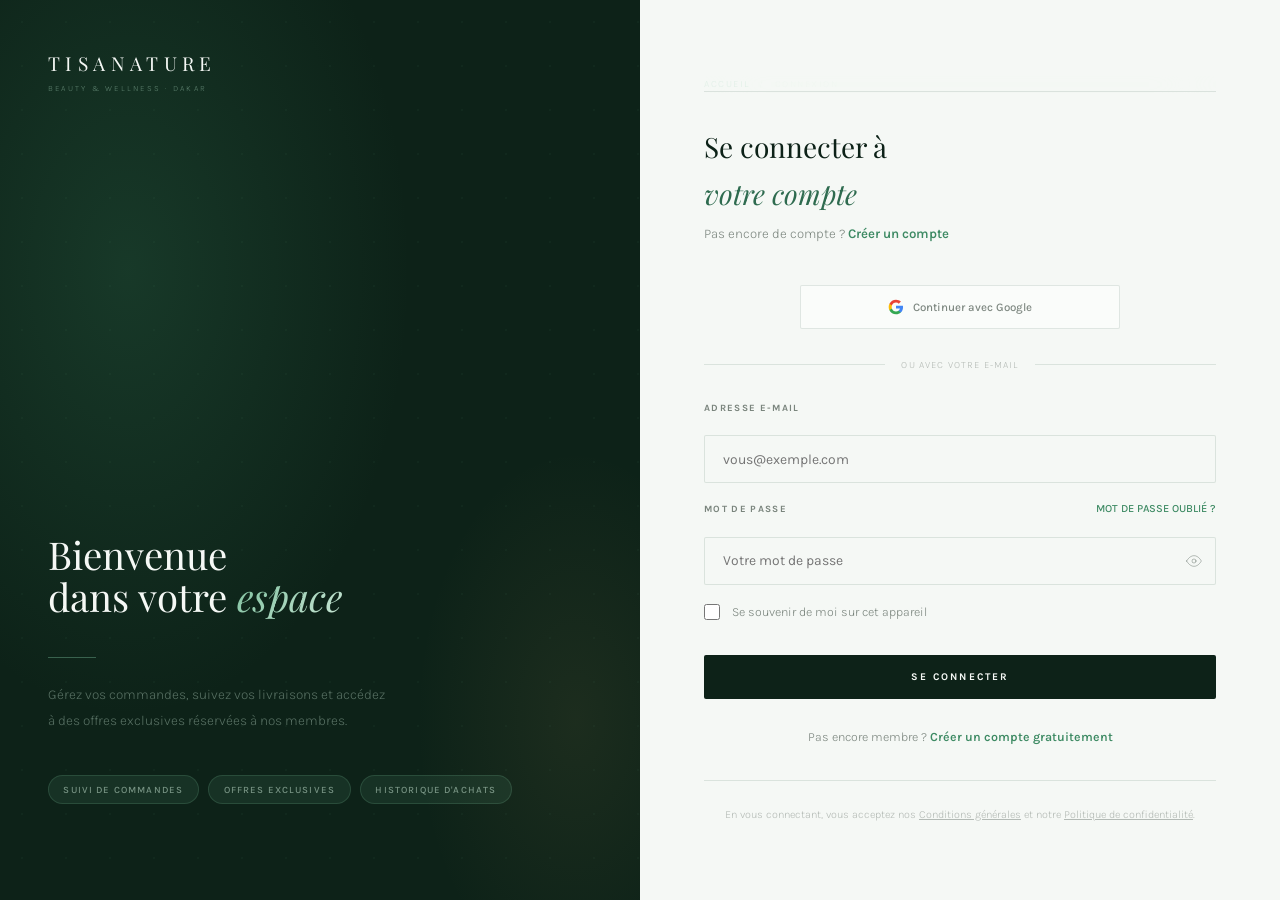
<file: login.html>
<!DOCTYPE html>
<html lang="fr">
<head>
<meta charset="UTF-8">
<meta name="viewport" content="width=device-width, initial-scale=1.0">
<meta name="description" content="Connexion à votre espace TISANATURE — Gérez vos commandes, suivez vos livraisons.">
<meta name="theme-color" content="#0D2218">
<title>Connexion — TISANATURE</title>
<link rel="icon" href="data:image/svg+xml,<svg xmlns='http://www.w3.org/2000/svg' viewBox='0 0 100 100'><text y='.9em' font-size='90'>🌿</text></svg>">
<link rel="preconnect" href="https://fonts.googleapis.com">
<link href="https://fonts.googleapis.com/css2?family=Playfair+Display:ital,wght@0,300;0,400;0,500;1,300;1,400&family=Karla:wght@300;400;500;600&family=Cormorant:ital,wght@1,300;1,400&display=swap" rel="stylesheet">
<link rel="stylesheet" href="assets/css/style.css">
<link rel="stylesheet" href="assets/css/pages.css">
<!-- Vérification session : redirect si déjà connecté -->
<script>
  (function () {
    fetch('api/account.php', { credentials: 'same-origin' })
      .then(function (r) { return r.ok ? r.json() : null; })
      .then(function (d) {
        if (d && d.success) {
          /* Déjà connecté → aller directement à l'espace client */
          window.location.replace('account.html');
        }
      })
      .catch(function () { /* pas de session, on reste sur login */ });
  })();
</script>
</head>
<body>

<div class="auth-page">

  <!-- VISUEL GAUCHE -->
  <div class="auth-visual" aria-hidden="true">
    <div class="auth-visual-grid"></div>
    <div class="auth-visual-logo">
      <div class="auth-visual-logo-name">TISANATURE</div>
      <div class="auth-visual-logo-sub">Beauty &amp; Wellness · Dakar</div>
    </div>
    <div class="auth-visual-content">
      <h2 class="auth-visual-title">Bienvenue<br>dans votre <em>espace</em></h2>
      <div class="auth-visual-line"></div>
      <p class="auth-visual-body">Gérez vos commandes, suivez vos livraisons et accédez à des offres exclusives réservées à nos membres.</p>
      <div class="auth-visual-badges">
        <span class="auth-visual-badge">Suivi de commandes</span>
        <span class="auth-visual-badge">Offres exclusives</span>
        <span class="auth-visual-badge">Historique d'achats</span>
        <!-- <span class="auth-visual-badge">100% Sécurisé</span> -->
      </div>
    </div>
  </div>

  <!-- FORMULAIRE DROIT -->
  <div class="auth-form-side">
    <div class="auth-form-header">
      <nav class="page-breadcrumb" aria-label="Fil d'Ariane">
        <a href="index.html">Accueil</a>
        <span aria-hidden="true">/</span>
        <span aria-current="page">Connexion</span>
      </nav>
      <h1 class="auth-form-title">Se connecter à<br><em>votre compte</em></h1>
      <p class="auth-form-sub">Pas encore de compte ? <a href="signup.html" style="color:var(--fern);font-weight:600;text-decoration:none">Créer un compte</a></p>
    </div>

    <!-- Bouton Google -->
    <div style="display:flex;justify-content:center">
      <button class="auth-social-btn" type="button" style="max-width:320px;width:100%" onclick="alert('Connexion Google à intégrer')">
        <svg viewBox="0 0 24 24" aria-hidden="true">
          <path d="M22.56 12.25c0-.78-.07-1.53-.2-2.25H12v4.26h5.92c-.26 1.37-1.04 2.53-2.21 3.31v2.77h3.57c2.08-1.92 3.28-4.74 3.28-8.09z" fill="#4285F4"/>
          <path d="M12 23c2.97 0 5.46-.98 7.28-2.66l-3.57-2.77c-.98.66-2.23 1.06-3.71 1.06-2.86 0-5.29-1.93-6.16-4.53H2.18v2.84C3.99 20.53 7.7 23 12 23z" fill="#34A853"/>
          <path d="M5.84 14.09c-.22-.66-.35-1.36-.35-2.09s.13-1.43.35-2.09V7.07H2.18C1.43 8.55 1 10.22 1 12s.43 3.45 1.18 4.93l2.85-2.22.81-.62z" fill="#FBBC05"/>
          <path d="M12 5.38c1.62 0 3.06.56 4.21 1.64l3.15-3.15C17.45 2.09 14.97 1 12 1 7.7 1 3.99 3.47 2.18 7.07l3.66 2.84c.87-2.6 3.3-4.53 6.16-4.53z" fill="#EA4335"/>
        </svg>
        Continuer avec Google
      </button>
    </div>

    <div class="auth-divider" aria-hidden="true">
      <div class="auth-divider-line"></div>
      <span class="auth-divider-text">ou avec votre e-mail</span>
      <div class="auth-divider-line"></div>
    </div>

    <form id="login-form" novalidate>
      <div class="form-group">
        <label class="form-label" for="login-email">Adresse e-mail</label>
        <input class="form-input" id="login-email" type="email" required
               placeholder="vous@exemple.com" autocomplete="email"
               aria-required="true" aria-describedby="login-email-error">
        <span class="form-error-msg" id="login-email-error" role="alert"></span>
      </div>
      <div class="form-group">
        <label class="form-label" for="login-pwd" style="display:flex;justify-content:space-between;align-items:center">
          Mot de passe
          <a href="forgot-password.html" style="font-size:0.68rem;color:var(--fern);font-weight:500;text-decoration:none;letter-spacing:0">Mot de passe oublié&nbsp;?</a>
        </label>
        <div class="input-group">
          <input class="form-input" id="login-pwd" type="password" required
                 placeholder="Votre mot de passe" autocomplete="current-password"
                 aria-required="true" aria-describedby="login-pwd-error">
          <button type="button" class="input-group-toggle" onclick="togglePwd(this,'login-pwd')" aria-label="Afficher le mot de passe">
            <svg viewBox="0 0 24 24" stroke-width="1.5" stroke-linecap="round" stroke-linejoin="round" aria-hidden="true"><path d="M1 12s4-8 11-8 11 8 11 8-4 8-11 8-11-8-11-8z"/><circle cx="12" cy="12" r="3"/></svg>
          </button>
        </div>
        <span class="form-error-msg" id="login-pwd-error" role="alert"></span>
      </div>
      <div class="form-check" style="margin-bottom:1.5rem">
        <input type="checkbox" id="login-remember">
        <label for="login-remember" class="form-check-label">Se souvenir de moi sur cet appareil</label>
      </div>
      <button type="submit" class="form-submit">Se connecter</button>
    </form>

    <div class="auth-footer-note">
      Pas encore membre ? <a href="signup.html">Créer un compte gratuitement</a>
    </div>

    <div style="text-align:center;margin-top:2rem;padding-top:1.5rem;border-top:1px solid var(--line)">
      <p style="font-size:0.68rem;color:var(--text-faint);line-height:1.8">
        En vous connectant, vous acceptez nos
        <a href="terms.html" style="color:var(--text-faint);text-decoration:underline">Conditions générales</a>
        et notre <a href="privacy.html" style="color:var(--text-faint);text-decoration:underline">Politique de confidentialité</a>.
      </p>
    </div>
  </div>
</div>

<script src="assets/js/csrf.js"></script>
<script src="assets/js/nav.js"></script>
</body>
</html>
</file>
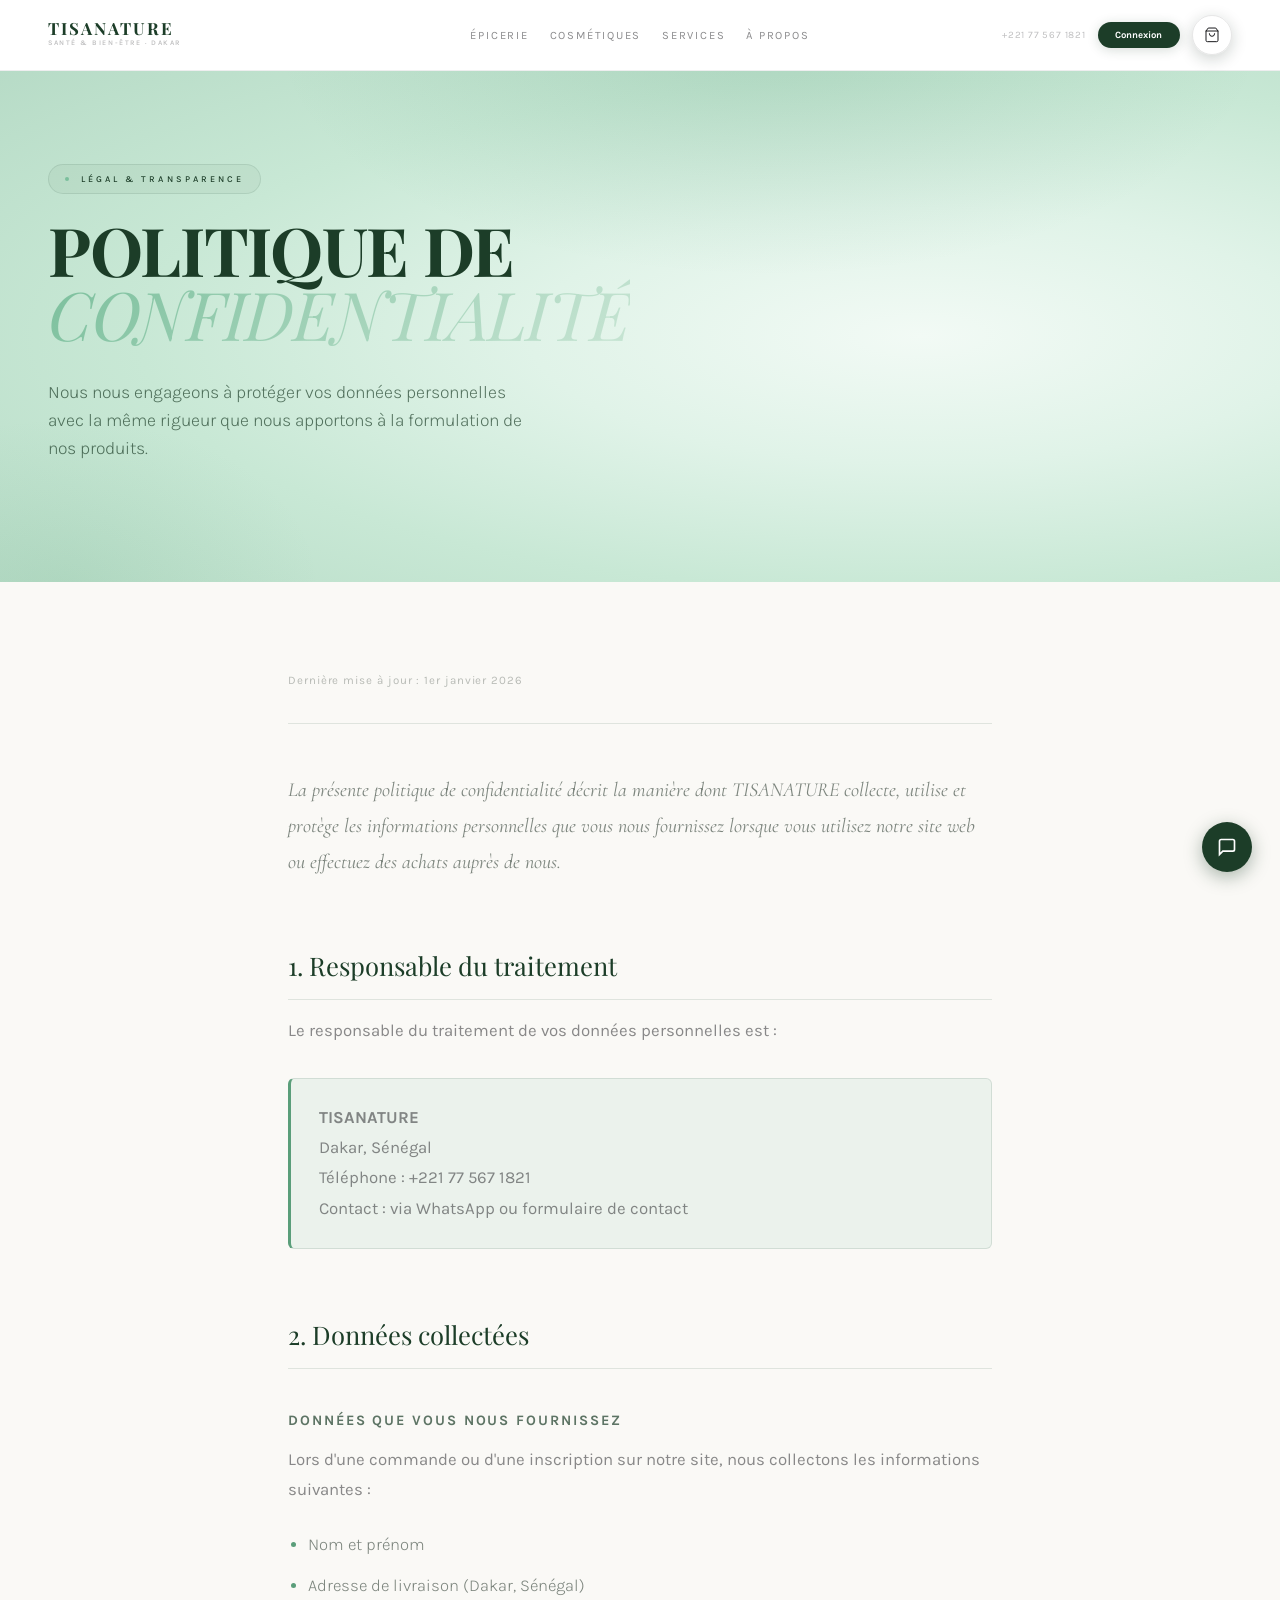
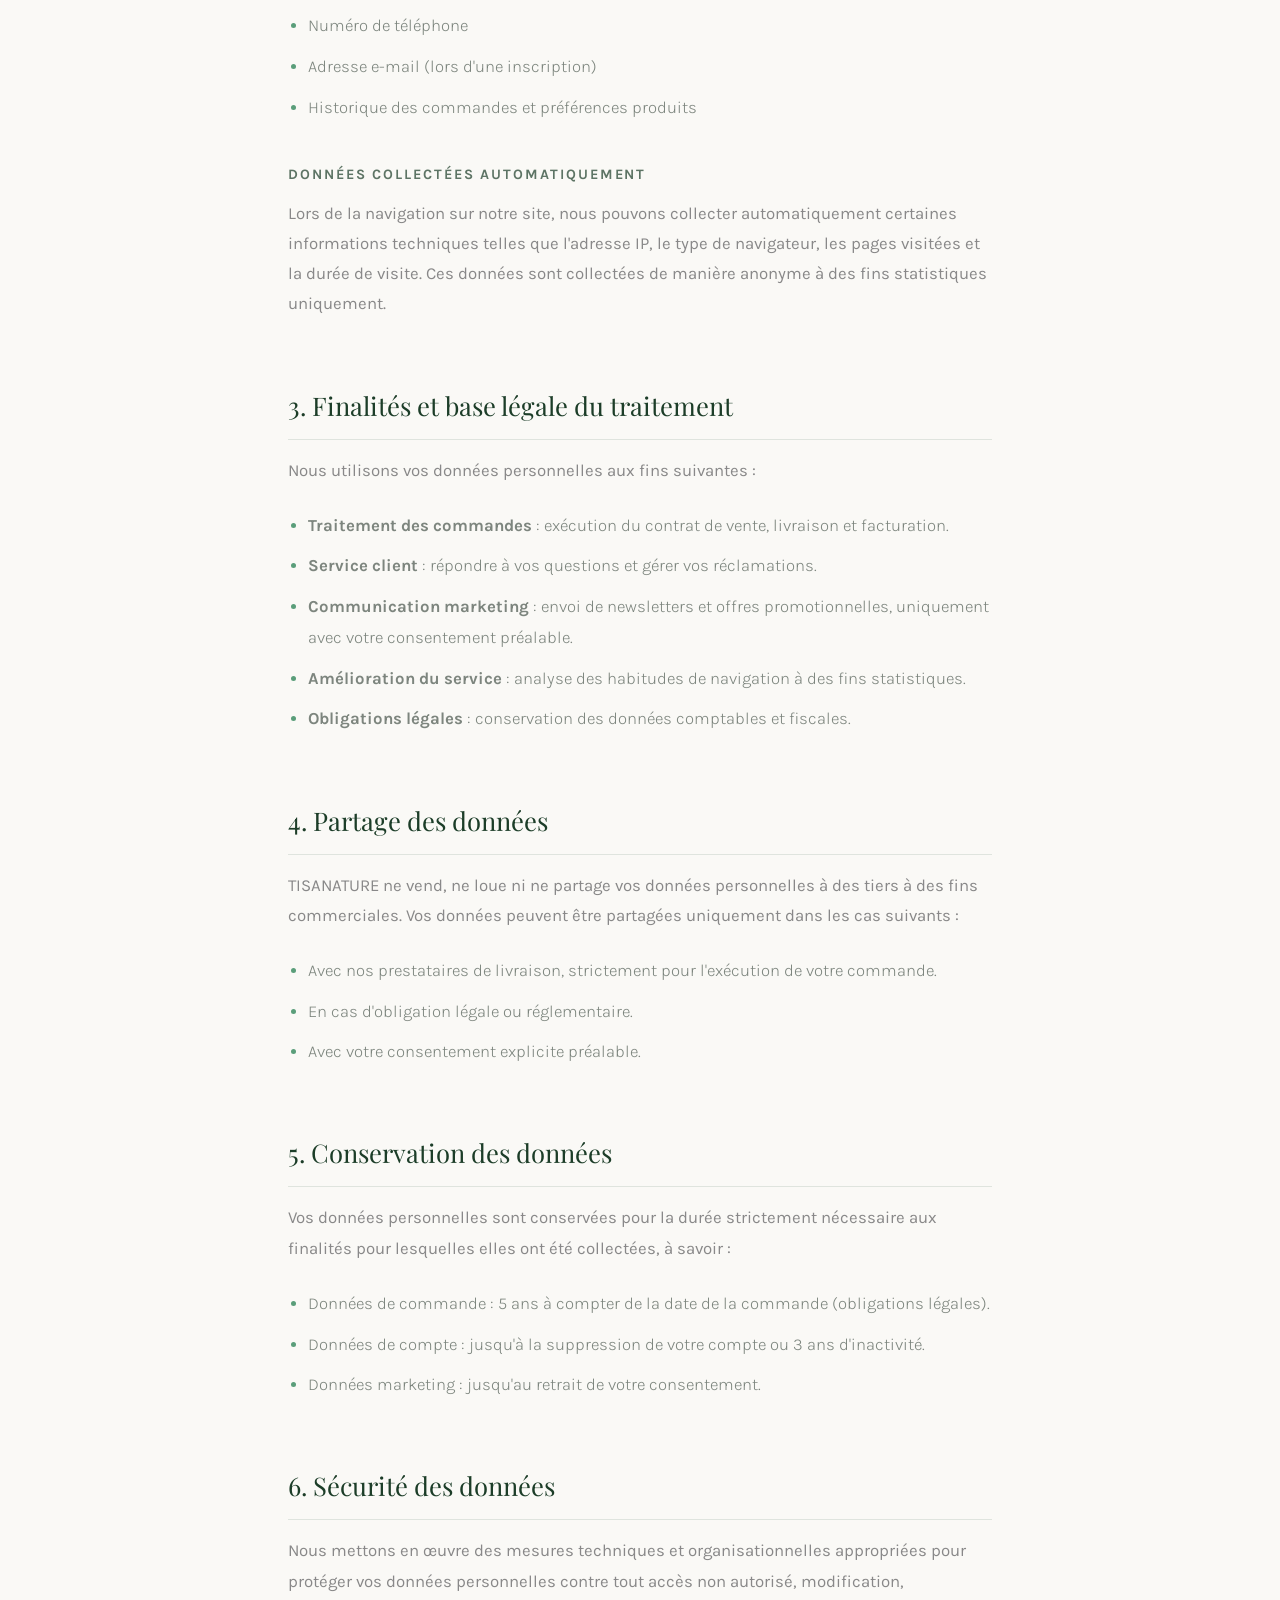
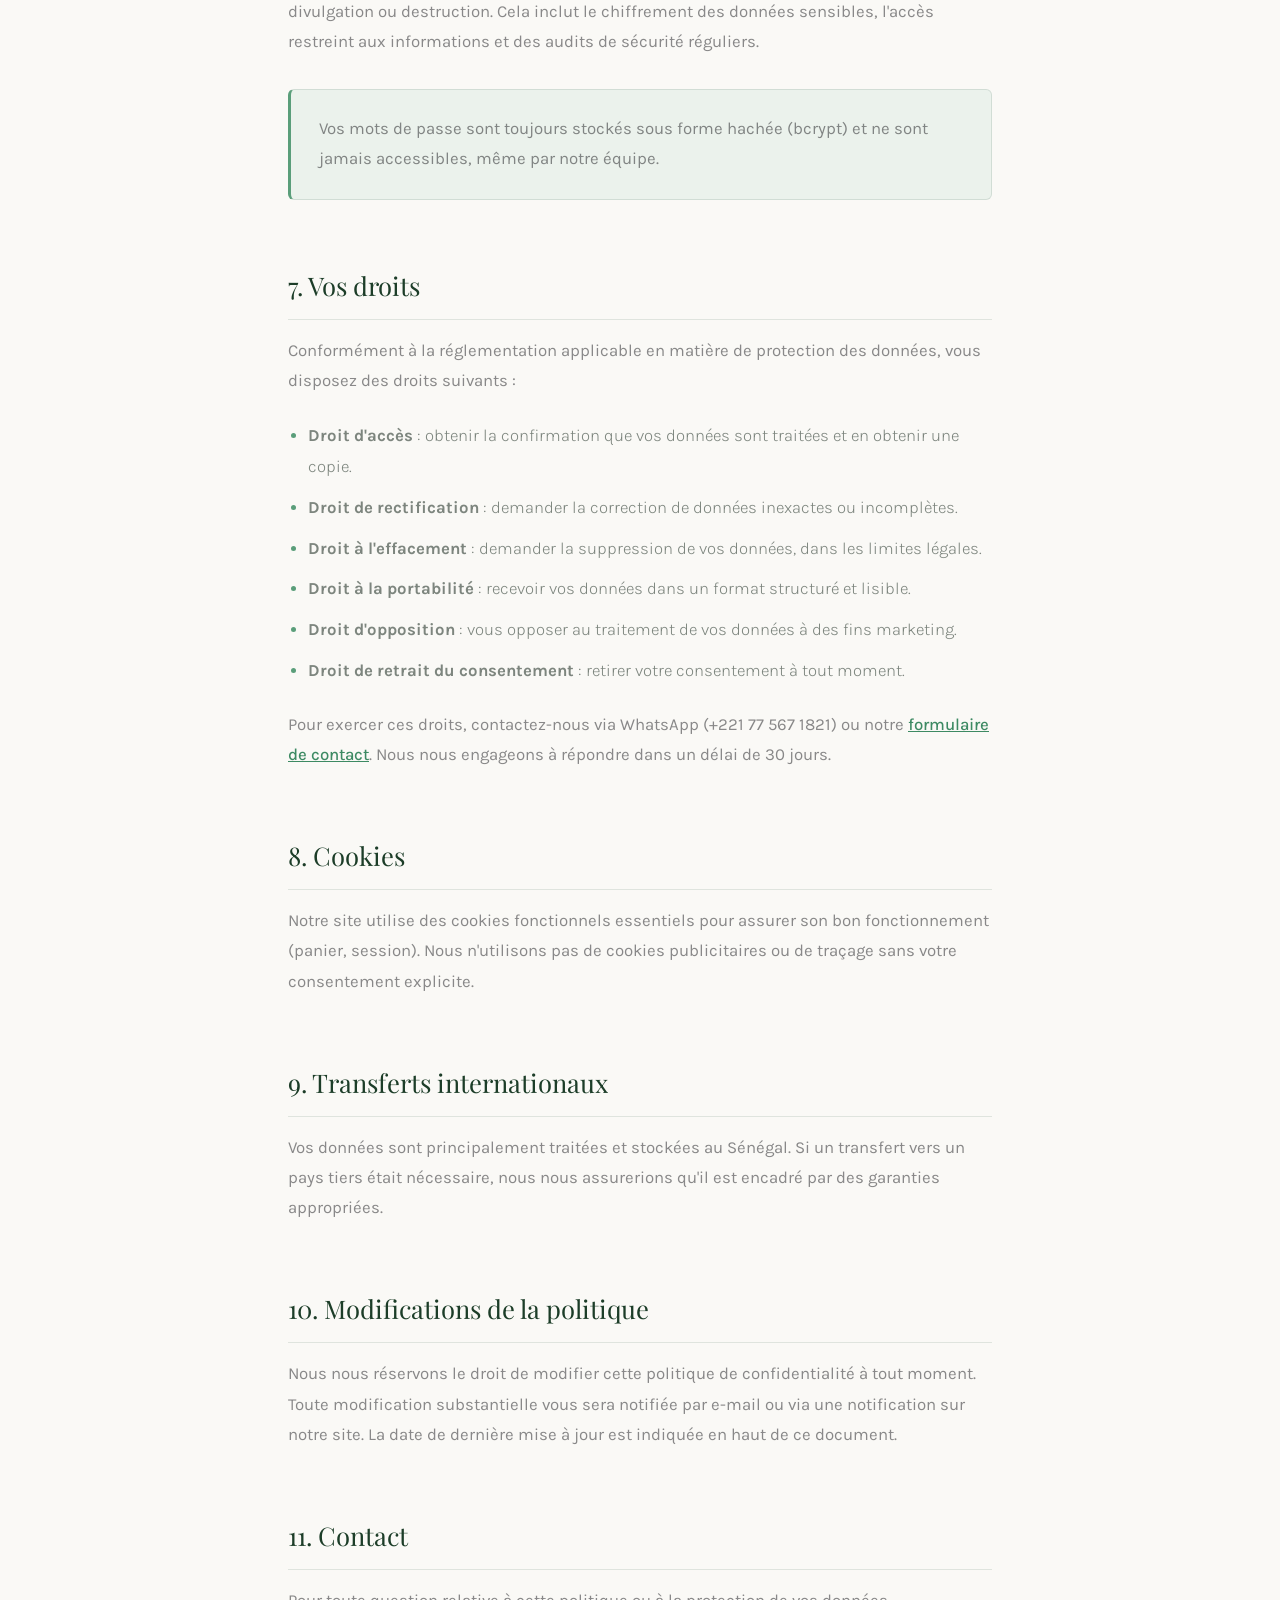
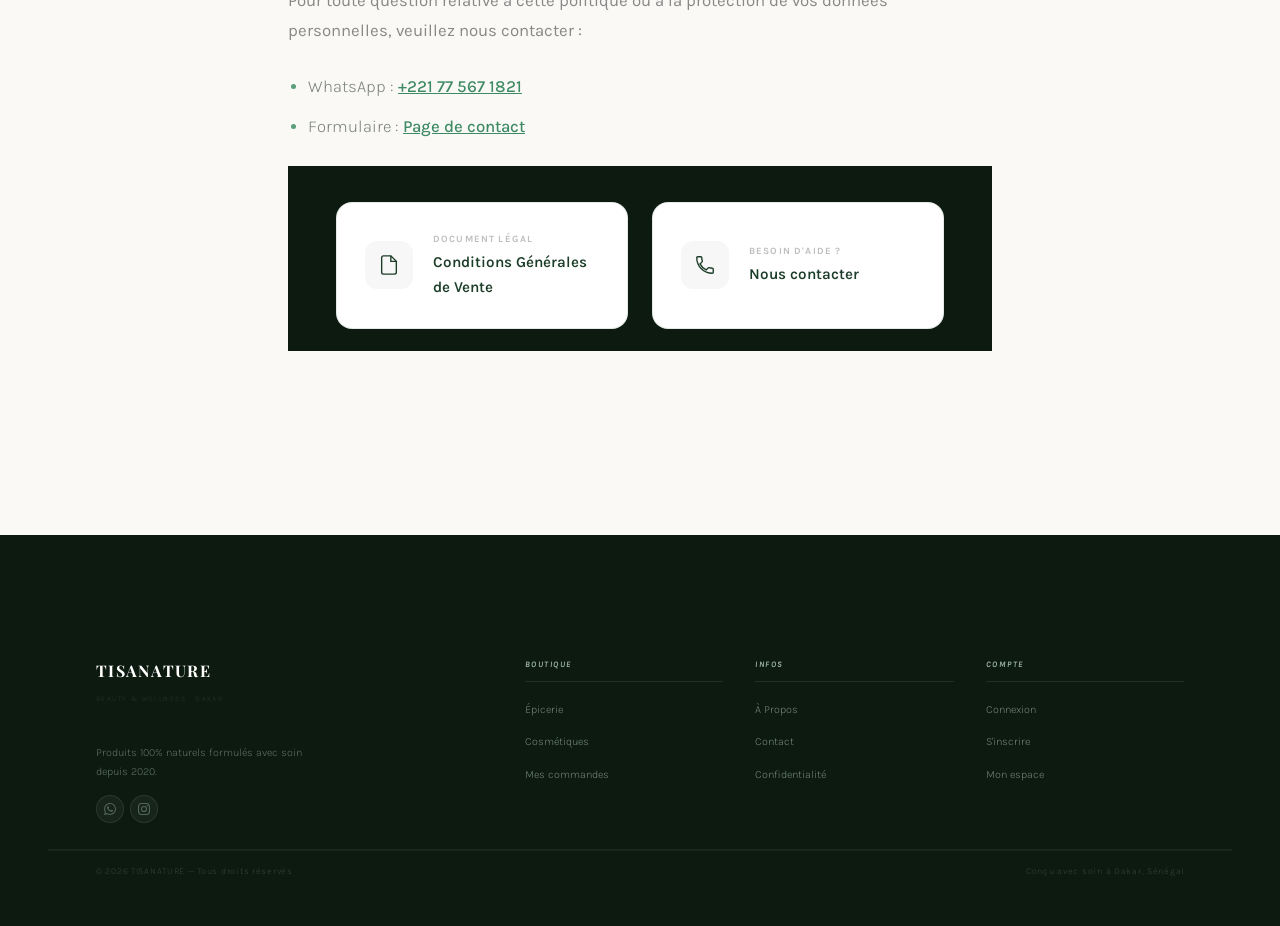
<file: privacy.html>
<!DOCTYPE html>
<html lang="fr">
<head>
<meta charset="UTF-8">
<meta name="viewport" content="width=device-width, initial-scale=1.0">
<meta name="description" content="Politique de confidentialité de TISANATURE — Comment nous collectons, utilisons et protégeons vos données personnelles.">
<meta name="theme-color" content="#1C3D28">
<title>Politique de Confidentialité — TISANATURE</title>
<link rel="icon" href="data:image/svg+xml,<svg xmlns='http://www.w3.org/2000/svg' viewBox='0 0 100 100'><text y='.9em' font-size='90'>🌿</text></svg>">
<link rel="preconnect" href="https://fonts.googleapis.com">
<link href="https://fonts.googleapis.com/css2?family=Playfair+Display:ital,wght@0,300;0,400;0,700;1,300;1,400;1,700&family=Karla:wght@300;400;500;600;700;800&family=Cormorant:ital,wght@1,300;1,400&display=swap" rel="stylesheet">
<link rel="stylesheet" href="assets/css/style.css">
<link rel="stylesheet" href="assets/css/pages.css">
<link rel="stylesheet" href="assets/css/redesign_v2.css?v=5">
</head>
<body>

<!-- MARQUEE -->
<div class="marquee-modern" aria-hidden="true">
  <div class="marquee-modern-track">
    <span>D O N N É E S &middot; P R O T É G É E S</span><span>&middot;</span>
    <span>C O N F I D E N T I A L I T É</span><span>&middot;</span>
    <span>C O N F O R M E &middot; R G P D</span><span>&middot;</span>
    <span>T I S A N A T U R E</span><span>&middot;</span>
    <span>D O N N É E S &middot; P R O T É G É E S</span><span>&middot;</span>
    <span>C O N F I D E N T I A L I T É</span><span>&middot;</span>
    <span>C O N F O R M E &middot; R G P D</span><span>&middot;</span>
    <span>T I S A N A T U R E</span><span>&middot;</span>
  </div>
</div>

<!-- NAV -->
<nav id="nav" role="navigation" aria-label="Navigation principale">
  <div class="nav-inner">
    <a class="nav-logo" href="index.html" aria-label="TISANATURE accueil">
      <div class="nav-logo-name">TISANATURE</div>
      <div class="nav-logo-sub">Santé & Bien-être · Dakar</div>
    </a>
    <ul class="nav-links" role="list">
      <li><a href="index.html#products-anchor">Épicerie</a></li>
      <li><a href="cosmetiques.html">Cosmétiques</a></li>
      <li><a href="index.html#services-section">Services</a></li>
      <li><a href="about.html">À Propos</a></li>
    </ul>
    <div class="nav-right">
      <a class="nav-tel" href="tel:+221775671821">+221 77 567 1821</a>
      <a href="login.html" id="nav-auth-btn">Connexion</a>
      <button class="nav-cart" onclick="toggleCart()" aria-label="Panier" id="cart-btn">
        <svg viewBox="0 0 24 24">
          <path d="M6 2 3 6v14a2 2 0 002 2h14a2 2 0 002-2V6l-3-4z" />
          <line x1="3" y1="6" x2="21" y2="6" />
          <path d="M16 10a4 4 0 01-8 0" />
        </svg>
        <span class="cart-count" id="cart-count">0</span>
      </button>
      <button class="nav-burger" onclick="toggleMenu()" aria-label="Menu" id="burger-btn">
        <span></span><span></span><span></span>
      </button>
    </div>
  </div>
  <div class="nav-mobile" id="nav-mobile">
    <ul role="list">
      <li><a href="index.html#products-anchor" onclick="toggleMenu()">Épicerie</a></li>
      <li><a href="cosmetiques.html" onclick="toggleMenu()">Cosmétiques</a></li>
      <li><a href="index.html#services-section" onclick="toggleMenu()">Services</a></li>
      <li><a href="about.html">À Propos</a></li>
      <li id="mobile-auth-links-wrapper">
        <ul id="mobile-auth-links">
          <li><a href="login.html">Connexion</a></li>
          <li><a href="signup.html">S'inscrire</a></li>
        </ul>
      </li>
    </ul>
  </div>
</nav>

<!-- HERO -->
<section class="page-hero foody-style" aria-label="Politique de confidentialité">
  <div class="page-hero-inner">
    <nav class="page-breadcrumb" aria-label="Fil d'Ariane">
      <a href="index.html">Accueil</a>
      <span aria-hidden="true">/</span>
      <span aria-current="page">Confidentialité</span>
    </nav>
    <div class="page-hero-label">
      <span class="label-dot" aria-hidden="true"></span> Légal &amp; Transparence
    </div>
    <h1 class="hero-title">Politique de<br><em>confidentialité</em></h1>
    <p class="hero-subtitle">Nous nous engageons à protéger vos données personnelles avec la même rigueur que nous apportons à la formulation de nos produits.</p>
  </div>
</section>

<!-- CONTENU -->
<div class="page-body-narrow">
  <div class="prose">
    <p class="last-updated">Dernière mise à jour : 1er janvier 2026</p>

    <p class="intro">La présente politique de confidentialité décrit la manière dont TISANATURE collecte, utilise et protège les informations personnelles que vous nous fournissez lorsque vous utilisez notre site web ou effectuez des achats auprès de nous.</p>

    <h2>1. Responsable du traitement</h2>
    <p>Le responsable du traitement de vos données personnelles est :</p>
    <div class="highlight-box">
      <p><strong>TISANATURE</strong><br>
      Dakar, Sénégal<br>
      Téléphone : +221 77 567 1821<br>
      Contact : via WhatsApp ou formulaire de contact</p>
    </div>

    <h2>2. Données collectées</h2>
    <h3>Données que vous nous fournissez</h3>
    <p>Lors d'une commande ou d'une inscription sur notre site, nous collectons les informations suivantes :</p>
    <ul>
      <li>Nom et prénom</li>
      <li>Adresse de livraison (Dakar, Sénégal)</li>
      <li>Numéro de téléphone</li>
      <li>Adresse e-mail (lors d'une inscription)</li>
      <li>Historique des commandes et préférences produits</li>
    </ul>

    <h3>Données collectées automatiquement</h3>
    <p>Lors de la navigation sur notre site, nous pouvons collecter automatiquement certaines informations techniques telles que l'adresse IP, le type de navigateur, les pages visitées et la durée de visite. Ces données sont collectées de manière anonyme à des fins statistiques uniquement.</p>

    <h2>3. Finalités et base légale du traitement</h2>
    <p>Nous utilisons vos données personnelles aux fins suivantes :</p>
    <ul>
      <li><strong>Traitement des commandes</strong> : exécution du contrat de vente, livraison et facturation.</li>
      <li><strong>Service client</strong> : répondre à vos questions et gérer vos réclamations.</li>
      <li><strong>Communication marketing</strong> : envoi de newsletters et offres promotionnelles, uniquement avec votre consentement préalable.</li>
      <li><strong>Amélioration du service</strong> : analyse des habitudes de navigation à des fins statistiques.</li>
      <li><strong>Obligations légales</strong> : conservation des données comptables et fiscales.</li>
    </ul>

    <h2>4. Partage des données</h2>
    <p>TISANATURE ne vend, ne loue ni ne partage vos données personnelles à des tiers à des fins commerciales. Vos données peuvent être partagées uniquement dans les cas suivants :</p>
    <ul>
      <li>Avec nos prestataires de livraison, strictement pour l'exécution de votre commande.</li>
      <li>En cas d'obligation légale ou réglementaire.</li>
      <li>Avec votre consentement explicite préalable.</li>
    </ul>

    <h2>5. Conservation des données</h2>
    <p>Vos données personnelles sont conservées pour la durée strictement nécessaire aux finalités pour lesquelles elles ont été collectées, à savoir :</p>
    <ul>
      <li>Données de commande : 5 ans à compter de la date de la commande (obligations légales).</li>
      <li>Données de compte : jusqu'à la suppression de votre compte ou 3 ans d'inactivité.</li>
      <li>Données marketing : jusqu'au retrait de votre consentement.</li>
    </ul>

    <h2>6. Sécurité des données</h2>
    <p>Nous mettons en œuvre des mesures techniques et organisationnelles appropriées pour protéger vos données personnelles contre tout accès non autorisé, modification, divulgation ou destruction. Cela inclut le chiffrement des données sensibles, l'accès restreint aux informations et des audits de sécurité réguliers.</p>

    <div class="highlight-box">
      <p>Vos mots de passe sont toujours stockés sous forme hachée (bcrypt) et ne sont jamais accessibles, même par notre équipe.</p>
    </div>

    <h2>7. Vos droits</h2>
    <p>Conformément à la réglementation applicable en matière de protection des données, vous disposez des droits suivants :</p>
    <ul>
      <li><strong>Droit d'accès</strong> : obtenir la confirmation que vos données sont traitées et en obtenir une copie.</li>
      <li><strong>Droit de rectification</strong> : demander la correction de données inexactes ou incomplètes.</li>
      <li><strong>Droit à l'effacement</strong> : demander la suppression de vos données, dans les limites légales.</li>
      <li><strong>Droit à la portabilité</strong> : recevoir vos données dans un format structuré et lisible.</li>
      <li><strong>Droit d'opposition</strong> : vous opposer au traitement de vos données à des fins marketing.</li>
      <li><strong>Droit de retrait du consentement</strong> : retirer votre consentement à tout moment.</li>
    </ul>
    <p>Pour exercer ces droits, contactez-nous via WhatsApp (+221 77 567 1821) ou notre <a href="contact.html" style="color:var(--fern);font-weight:500">formulaire de contact</a>. Nous nous engageons à répondre dans un délai de 30 jours.</p>

    <h2>8. Cookies</h2>
    <p>Notre site utilise des cookies fonctionnels essentiels pour assurer son bon fonctionnement (panier, session). Nous n'utilisons pas de cookies publicitaires ou de traçage sans votre consentement explicite.</p>

    <h2>9. Transferts internationaux</h2>
    <p>Vos données sont principalement traitées et stockées au Sénégal. Si un transfert vers un pays tiers était nécessaire, nous nous assurerions qu'il est encadré par des garanties appropriées.</p>

    <h2>10. Modifications de la politique</h2>
    <p>Nous nous réservons le droit de modifier cette politique de confidentialité à tout moment. Toute modification substantielle vous sera notifiée par e-mail ou via une notification sur notre site. La date de dernière mise à jour est indiquée en haut de ce document.</p>

    <h2>11. Contact</h2>
    <p>Pour toute question relative à cette politique ou à la protection de vos données personnelles, veuillez nous contacter :</p>
    <ul>
      <li>WhatsApp : <a href="https://wa.me/221775671821" target="_blank" rel="noopener noreferrer" style="color:var(--fern);font-weight:500">+221 77 567 1821</a></li>
      <li>Formulaire : <a href="contact.html" style="color:var(--fern);font-weight:500">Page de contact</a></li>
    </ul>
  </div>

  <!-- Navigation vers autres pages légales -->
  <footer class="legal-footer-nav">
    <div class="legal-nav-container">
      <a href="terms.html" class="legal-nav-card shadow-sm">
        <div class="legal-nav-icon">
          <svg viewBox="0 0 24 24"><path d="M14 2H6a2 2 0 0 0-2 2v16a2 2 0 0 02 2h12a2 2 0 0 02-2V8z"/><polyline points="14 2 14 8 20 8"/></svg>
        </div>
        <div class="legal-nav-text">
          <span class="legal-nav-label">Document légal</span>
          <span class="legal-nav-title">Conditions Générales de Vente</span>
        </div>
      </a>
      <a href="contact.html" class="legal-nav-card shadow-sm">
        <div class="legal-nav-icon">
          <svg viewBox="0 0 24 24"><path d="M6.62 10.79c1.44 2.83 3.76 5.14 6.59 6.59l2.2-2.2c.27-.27.67-.36 1.02-.24 1.12.37 2.33.57 3.57.57.55 0 1 .45 1 1V20c0 .55-.45 1-1 1-9.39 0-17-7.61-17-17 0-.55.45-1 1-1h3.5c.55 0 1 .45 1 1 0 1.25.2 2.45.57 3.57.11.35.03.74-.25 1.02l-2.2 2.2z"/></svg>
        </div>
        <div class="legal-nav-text">
          <span class="legal-nav-label">Besoin d'aide ?</span>
          <span class="legal-nav-title">Nous contacter</span>
        </div>
      </a>
    </div>
  </footer>
</div>

<!-- ══ PANIER ════════════════════════════════════════════════ -->
<div class="overlay" id="overlay" onclick="toggleCart()"></div>
<aside class="cart-drawer" id="cart-drawer" role="dialog" aria-modal="true" aria-hidden="true">
  <div class="cart-drawer-hdr">
    <div>
      <h3>Mon Panier</h3>
      <div class="cart-hdr-sub" id="cart-hdr-sub">Vide</div>
    </div>
    <button class="cart-close" onclick="toggleCart()">&#x2715;</button>
  </div>
  <div class="cart-body" id="cart-body"></div>
  <div class="cart-footer">
    <div class="cart-row"><span>Sous-total</span><span id="cart-subtotal">0 FCFA</span></div>
    <div class="cart-row"><span>Livraison</span><span id="cart-delivery">-</span></div>
    <div class="cart-row grand"><span>Total</span><span id="cart-total">0 FCFA</span></div>
    <button class="checkout-btn" onclick="openCheckout()">Passer la commande &rarr;</button>
  </div>
</aside>

<!-- ══ MODAL PRODUIT ═════════════════════════════════════════ -->
<div class="modal product-modal" id="product-modal" role="dialog" aria-modal="true"
  onclick="if(event.target===this)closeProductModal()">
  <div class="modal-card product-modal-card">
    <button class="modal-close-btn" onclick="closeProductModal()">&#x2715;</button>
    <div class="pm-img-wrap">
      <span class="pm-tag" id="pm-tag"></span>
      <span class="pm-badge" id="pm-badge" style="display:none">Nouveauté</span>
      <img id="pm-img" alt="" loading="lazy" onerror="this.style.opacity='0'">
    </div>
    <div class="pm-body">
      <div class="pm-label" id="pm-cat"></div>
      <h2 class="pm-name" id="pm-name"></h2>
      <p class="pm-desc-full" id="pm-desc"></p>
      <div class="pm-sep"></div>
      <div class="pm-footer">
        <div class="pm-price-row">
          <div>
            <div class="pm-price" id="pm-price"></div>
            <div class="pm-price-sub">+ 3 000 FCFA livraison</div>
          </div>
        </div>
        <div class="pm-qty-row">
          <div class="pm-qty-wrap">
            <button class="pm-qty-btn" onclick="pmQty(-1)">&#x2212;</button>
            <span class="pm-qty-n" id="pm-qty-n">1</span>
            <button class="pm-qty-btn" onclick="pmQty(1)">+</button>
          </div>
            <button type="button" id="pm-add-btn" onclick="addFromModal()" aria-label="Ajouter au panier"></button>
        </div>
      </div>
    </div>
  </div>
</div>

<!-- ══ MODAL COMMANDE ════════════════════════════════════════ -->
<div class="modal" id="checkout-modal" role="dialog" aria-modal="true"
  onclick="if(event.target===this)document.getElementById('checkout-modal').classList.remove('on')">
  <div class="modal-card">
    <h2>Finaliser la commande</h2>
    <div class="checkout-summary" id="checkout-summary"></div>
    <form id="checkout-form" onsubmit="confirmOrder(event)" novalidate>
      <input class="modal-input" id="order-name" type="text" required placeholder="Nom complet *" autocomplete="name">
      <input class="modal-input" id="order-address" type="text" required placeholder="Adresse de livraison, Dakar *">
      <input class="modal-input" id="order-phone" type="tel" required placeholder="Téléphone * (ex: 77 567 1821)">
      <textarea class="modal-input" id="order-note" placeholder="Note (optionnel)" rows="2"></textarea>
      <button type="submit" id="checkout-submit-btn" class="checkout-btn">Confirmer &rarr;</button>
    </form>
  </div>
</div>

<div class="toast" id="toast" role="alert"></div>

<!-- ══ FOOTER ════════════════════════════════════════════════ -->
<footer>
  <div class="footer-inner">
    <div class="f-brand">
      <div class="f-logo-name">TISANATURE</div>
      <div class="f-logo-sub">Beauty &amp; Wellness · Dakar</div>
      <p class="f-desc">Produits 100% naturels formulés avec soin depuis 2020.</p>
      <div class="f-socials">
        <a href="https://wa.me/221775671821" target="_blank" rel="noopener" class="f-social-btn">
          <svg viewBox="0 0 24 24">
            <path
              d="M17.472 14.382c-.297-.149-1.758-.867-2.03-.967-.273-.099-.471-.148-.67.15-.197.297-.767.966-.94 1.164-.173.199-.347.223-.644.075-.297-.15-1.255-.463-2.39-1.475-.883-.788-1.48-1.761-1.653-2.059-.173-.297-.018-.458.13-.606.134-.133.298-.347.446-.52.149-.174.198-.298.298-.497.099-.198.05-.371-.025-.52-.075-.149-.669-1.612-.916-2.207-.242-.579-.487-.5-.669-.51a12.8 12.8 0 00-.57-.01c-.198 0-.52.074-.792.372-.272.297-1.04 1.016-1.04 2.479 0 1.462 1.065 2.875 1.213 3.074.149.198 2.096 3.2 5.077 4.487.709.306 1.262.489 1.694.625.712.227 1.36.195 1.871.118.571-.085 1.758-.719 2.006-1.413.248-.694.248-1.289.173-1.413-.074-.124-.272-.198-.57-.347m-5.421 7.403h-.004a9.87 9.87 0 01-5.031-1.378l-.361-.214-3.741.982.998-3.648-.235-.374a9.86 9.86 0 01-1.51-5.26c.001-5.45 4.436-9.884 9.888-9.884 2.64 0 5.122 1.03 6.988 2.898a9.825 9.825 0 012.893 6.994c-.003 5.45-4.437 9.884-9.885 9.884m8.413-18.297A11.815 11.815 0 0012.05 0C5.495 0 .16 5.335.157 11.892c0 2.096.547 4.142 1.588 5.945L.057 24l6.305-1.654a11.882 11.882 0 005.683 1.448h.005c6.554 0 11.89-5.335 11.893-11.893a11.821 11.821 0 00-3.48-8.413z" />
          </svg>
        </a>
        <a href="https://www.instagram.com/t_i_s_a_n_a_t_u_r_e" target="_blank" rel="noopener" class="f-social-btn">
          <svg viewBox="0 0 24 24">
            <path
              d="M12 2.163c3.204 0 3.584.012 4.85.07 3.252.148 4.771 1.691 4.919 4.919.058 1.265.069 1.645.069 4.849 0 3.205-.012 3.584-.069 4.849-.149 3.225-1.664 4.771-4.919 4.919-1.266.058-1.644.07-4.85.07-3.204 0-3.584-.012-4.849-.07-3.26-.149-4.771-1.699-4.919-4.92-.058-1.265-.07-1.644-.07-4.849 0-3.204.013-3.583.07-4.849.149-3.227 1.664-4.771 4.919-4.919 1.266-.057 1.645-.069 4.849-.069zm0-2.163c-3.259 0-3.667.014-4.947.072-4.358.2-6.78 2.618-6.98 6.98-.059 1.281-.073 1.689-.073 4.948 0 3.259.014 3.668.072 4.948.2 4.358 2.618 6.78 6.98 6.98 1.281.058 1.689.072 4.948.072 3.259 0 3.668-.014 4.948-.072 4.354-.2 6.782-2.618 6.979-6.98.059-1.28.073-1.689.073-4.948 0-3.259-.014-3.667-.072-4.947-.196-4.354-2.617-6.78-6.979-6.98-1.281-.059-1.69-.073-4.949-.073zm0 5.838a6.162 6.162 0 100 12.324 6.162 6.162 0 000-12.324zM12 16a4 4 0 110-8 4 4 0 010 8zm6.406-11.845a1.44 1.44 0 100 2.881 1.44 1.44 0 000-2.881z" />
          </svg>
        </a>
      </div>
    </div>
    <div class="f-col">
      <h4>Boutique</h4>
      <ul class="f-links">
        <li><a href="index.html#products-anchor">Épicerie</a></li>
        <li><a href="cosmetiques.html">Cosmétiques</a></li>
        <li><a href="account.html">Mes commandes</a></li>
      </ul>
    </div>
    <div class="f-col">
      <h4>Infos</h4>
      <ul class="f-links">
        <li><a href="about.html">À Propos</a></li>
        <li><a href="contact.html">Contact</a></li>
        <li><a href="privacy.html">Confidentialité</a></li>
      </ul>
    </div>
    <div class="f-col">
      <h4>Compte</h4>
      <ul class="f-links">
        <li><a href="login.html">Connexion</a></li>
        <li><a href="signup.html">S'inscrire</a></li>
        <li><a href="account.html">Mon espace</a></li>
      </ul>
    </div>
  </div>
  <div class="footer-bottom">
    <p>&copy; 2026 TISANATURE — Tous droits réservés</p>
    <p>Conçu avec soin à Dakar, Sénégal</p>
  </div>
</footer>

<script src="assets/js/csrf.js"></script>
<script src="assets/js/nav.js"></script>
<script src="assets/js/script.js?v=5"></script>
<script src="assets/js/chat_widget.js"></script>
<script src="assets/js/redesign_v2.js?v=5"></script>
<script>if (typeof checkAuth === "function") checkAuth();</script>
</body>
</html>
</file>
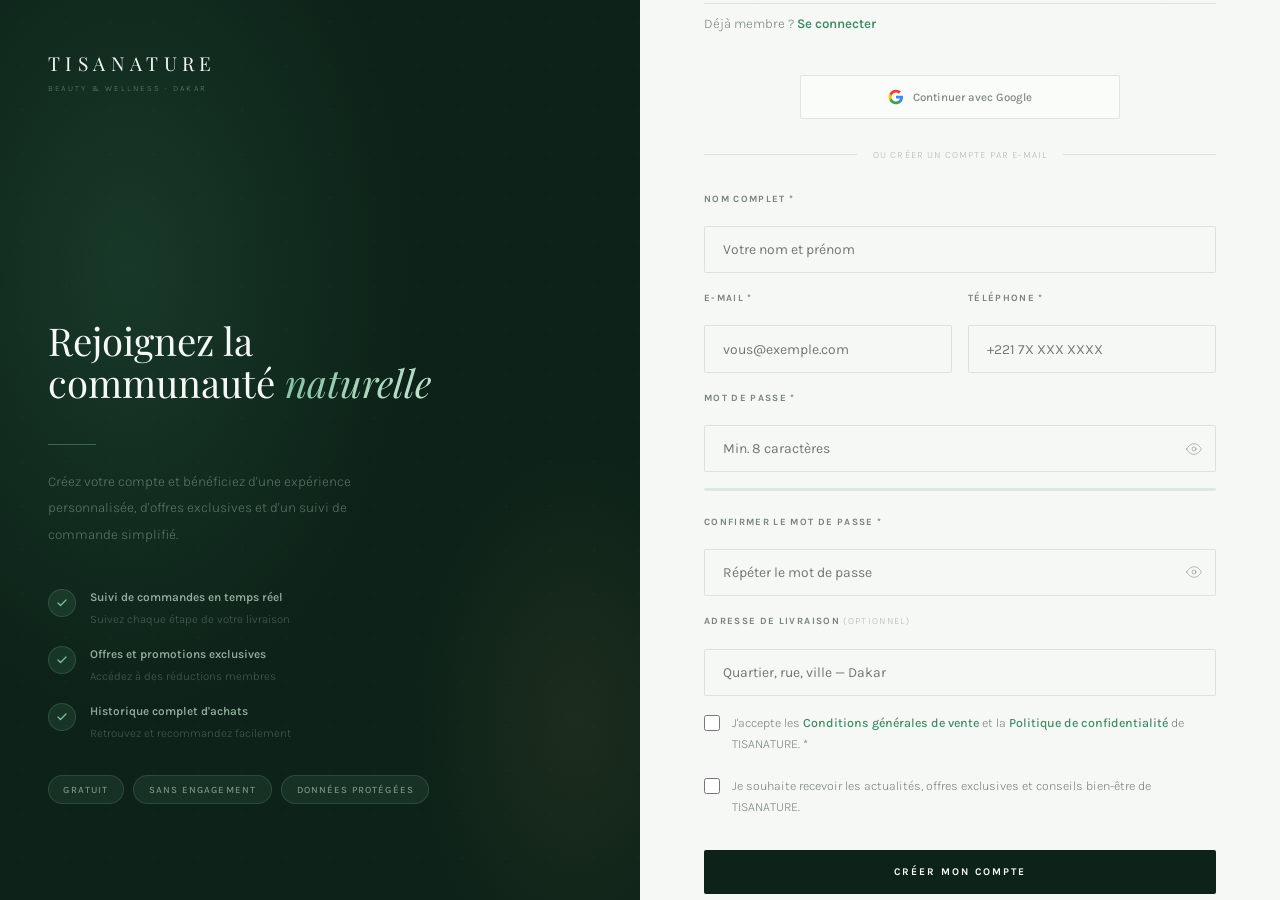
<file: signup.html>
<!DOCTYPE html>
<html lang="fr">
<head>
<meta charset="UTF-8">
<meta name="viewport" content="width=device-width, initial-scale=1.0">
<meta name="description" content="Créer un compte TISANATURE — Rejoignez notre communauté bien-être et profitez d'avantages exclusifs.">
<meta name="theme-color" content="#0D2218">
<title>Créer un compte — TISANATURE</title>
<link rel="icon" href="data:image/svg+xml,<svg xmlns='http://www.w3.org/2000/svg' viewBox='0 0 100 100'><text y='.9em' font-size='90'>🌿</text></svg>">
<link rel="preconnect" href="https://fonts.googleapis.com">
<link href="https://fonts.googleapis.com/css2?family=Playfair+Display:ital,wght@0,300;0,400;0,500;1,300;1,400&family=Karla:wght@300;400;500;600&family=Cormorant:ital,wght@1,300;1,400&display=swap" rel="stylesheet">
<link rel="stylesheet" href="assets/css/style.css">
<link rel="stylesheet" href="assets/css/pages.css">
</head>
<body>

<div class="auth-page">

  <!-- VISUEL GAUCHE -->
  <div class="auth-visual" aria-hidden="true">
    <div class="auth-visual-grid"></div>

    <div class="auth-visual-logo">
      <div class="auth-visual-logo-name">TISANATURE</div>
      <div class="auth-visual-logo-sub">Beauty &amp; Wellness · Dakar</div>
    </div>

    <div class="auth-visual-content">
      <h2 class="auth-visual-title">Rejoignez la<br>communauté <em>naturelle</em></h2>
      <div class="auth-visual-line"></div>
      <p class="auth-visual-body">Créez votre compte et bénéficiez d'une expérience personnalisée, d'offres exclusives et d'un suivi de commande simplifié.</p>

      <!-- Avantages -->
      <div style="display:flex;flex-direction:column;gap:1rem;margin-top:2.5rem">
        <div style="display:flex;align-items:flex-start;gap:0.9rem">
          <div style="width:28px;height:28px;border-radius:50%;background:rgba(90,158,122,0.15);border:1px solid rgba(122,191,156,0.2);display:flex;align-items:center;justify-content:center;flex-shrink:0;margin-top:1px">
            <svg width="12" height="12" viewBox="0 0 24 24" fill="none" stroke="#7BBF9C" stroke-width="2.5" stroke-linecap="round" stroke-linejoin="round" aria-hidden="true"><polyline points="20 6 9 17 4 12"/></svg>
          </div>
          <div>
            <div style="font-size:0.74rem;font-weight:600;color:rgba(200,229,212,0.7);margin-bottom:0.15rem">Suivi de commandes en temps réel</div>
            <div style="font-size:0.72rem;color:rgba(200,229,212,0.3);line-height:1.65">Suivez chaque étape de votre livraison</div>
          </div>
        </div>
        <div style="display:flex;align-items:flex-start;gap:0.9rem">
          <div style="width:28px;height:28px;border-radius:50%;background:rgba(90,158,122,0.15);border:1px solid rgba(122,191,156,0.2);display:flex;align-items:center;justify-content:center;flex-shrink:0;margin-top:1px">
            <svg width="12" height="12" viewBox="0 0 24 24" fill="none" stroke="#7BBF9C" stroke-width="2.5" stroke-linecap="round" stroke-linejoin="round" aria-hidden="true"><polyline points="20 6 9 17 4 12"/></svg>
          </div>
          <div>
            <div style="font-size:0.74rem;font-weight:600;color:rgba(200,229,212,0.7);margin-bottom:0.15rem">Offres et promotions exclusives</div>
            <div style="font-size:0.72rem;color:rgba(200,229,212,0.3);line-height:1.65">Accédez à des réductions membres</div>
          </div>
        </div>
        <div style="display:flex;align-items:flex-start;gap:0.9rem">
          <div style="width:28px;height:28px;border-radius:50%;background:rgba(90,158,122,0.15);border:1px solid rgba(122,191,156,0.2);display:flex;align-items:center;justify-content:center;flex-shrink:0;margin-top:1px">
            <svg width="12" height="12" viewBox="0 0 24 24" fill="none" stroke="#7BBF9C" stroke-width="2.5" stroke-linecap="round" stroke-linejoin="round" aria-hidden="true"><polyline points="20 6 9 17 4 12"/></svg>
          </div>
          <div>
            <div style="font-size:0.74rem;font-weight:600;color:rgba(200,229,212,0.7);margin-bottom:0.15rem">Historique complet d'achats</div>
            <div style="font-size:0.72rem;color:rgba(200,229,212,0.3);line-height:1.65">Retrouvez et recommandez facilement</div>
          </div>
        </div>
      </div>

      <div class="auth-visual-badges" style="margin-top:2rem">
        <span class="auth-visual-badge">Gratuit</span>
        <span class="auth-visual-badge">Sans engagement</span>
        <span class="auth-visual-badge">Données protégées</span>
      </div>
    </div>
  </div>

  <!-- FORMULAIRE DROIT -->
  <div class="auth-form-side">
    <div class="auth-form-header">
      <nav class="page-breadcrumb" aria-label="Fil d'Ariane">
        <a href="index.html">Accueil</a>
        <span aria-hidden="true">/</span>
        <span aria-current="page">Créer un compte</span>
      </nav>
      <h1 class="auth-form-title">Créer votre<br><em>compte</em></h1>
      <p class="auth-form-sub">Déjà membre ? <a href="login.html" style="color:var(--fern);font-weight:600;text-decoration:none">Se connecter</a></p>
    </div>

    <!-- Bouton social (Google uniquement) -->
    <div class="auth-social-row" style="display:flex;justify-content:center">
      <button class="auth-social-btn" type="button"
              style="max-width:320px;width:100%"
              onclick="alert('Inscription Google à intégrer')">
        <svg viewBox="0 0 24 24" aria-hidden="true">
          <path d="M22.56 12.25c0-.78-.07-1.53-.2-2.25H12v4.26h5.92c-.26 1.37-1.04 2.53-2.21 3.31v2.77h3.57c2.08-1.92 3.28-4.74 3.28-8.09z" fill="#4285F4"/>
          <path d="M12 23c2.97 0 5.46-.98 7.28-2.66l-3.57-2.77c-.98.66-2.23 1.06-3.71 1.06-2.86 0-5.29-1.93-6.16-4.53H2.18v2.84C3.99 20.53 7.7 23 12 23z" fill="#34A853"/>
          <path d="M5.84 14.09c-.22-.66-.35-1.36-.35-2.09s.13-1.43.35-2.09V7.07H2.18C1.43 8.55 1 10.22 1 12s.43 3.45 1.18 4.93l2.85-2.22.81-.62z" fill="#FBBC05"/>
          <path d="M12 5.38c1.62 0 3.06.56 4.21 1.64l3.15-3.15C17.45 2.09 14.97 1 12 1 7.7 1 3.99 3.47 2.18 7.07l3.66 2.84c.87-2.6 3.3-4.53 6.16-4.53z" fill="#EA4335"/>
        </svg>
        Continuer avec Google
      </button>
    </div>

    <div class="auth-divider" aria-hidden="true">
      <div class="auth-divider-line"></div>
      <span class="auth-divider-text">ou créer un compte par e-mail</span>
      <div class="auth-divider-line"></div>
    </div>

    <!-- Formulaire -->
    <form id="signup-form" novalidate>
      <div class="form-group">
        <label class="form-label" for="signup-name">Nom complet <span aria-hidden="true">*</span></label>
        <input class="form-input" id="signup-name" type="text" required
               placeholder="Votre nom et prénom" autocomplete="name"
               aria-required="true" aria-describedby="signup-name-error">
        <span class="form-error-msg" id="signup-name-error" role="alert"></span>
      </div>
      <div class="form-row">
        <div class="form-group">
          <label class="form-label" for="signup-email">E-mail <span aria-hidden="true">*</span></label>
          <input class="form-input" id="signup-email" type="email" required
                 placeholder="vous@exemple.com" autocomplete="email"
                 aria-required="true" aria-describedby="signup-email-error">
          <span class="form-error-msg" id="signup-email-error" role="alert"></span>
        </div>
        <div class="form-group">
          <label class="form-label" for="signup-phone">Téléphone <span aria-hidden="true">*</span></label>
          <input class="form-input" id="signup-phone" type="tel" required
                 placeholder="+221 7X XXX XXXX" autocomplete="tel"
                 aria-required="true" aria-describedby="signup-phone-error">
          <span class="form-error-msg" id="signup-phone-error" role="alert"></span>
        </div>
      </div>
      <div class="form-group">
        <label class="form-label" for="signup-pwd">Mot de passe <span aria-hidden="true">*</span></label>
        <div class="input-group">
          <input class="form-input" id="signup-pwd" type="password" required
                 placeholder="Min. 8 caractères" autocomplete="new-password"
                 aria-required="true" aria-describedby="signup-pwd-error"
                 oninput="checkStrength(this.value)">
          <button type="button" class="input-group-toggle"
                  onclick="togglePwd(this,'signup-pwd')"
                  aria-label="Afficher le mot de passe">
            <svg viewBox="0 0 24 24" stroke-width="1.5" stroke-linecap="round" stroke-linejoin="round" aria-hidden="true">
              <path d="M1 12s4-8 11-8 11 8 11 8-4 8-11 8-11-8-11-8z"/><circle cx="12" cy="12" r="3"/>
            </svg>
          </button>
        </div>
        <div class="password-strength" aria-live="polite">
          <div class="ps-bar"><div class="ps-fill" id="ps-fill" style="width:0"></div></div>
          <span class="ps-text" id="ps-text"></span>
        </div>
        <span class="form-error-msg" id="signup-pwd-error" role="alert"></span>
      </div>
      <div class="form-group">
        <label class="form-label" for="signup-pwd2">Confirmer le mot de passe <span aria-hidden="true">*</span></label>
        <div class="input-group">
          <input class="form-input" id="signup-pwd2" type="password" required
                 placeholder="Répéter le mot de passe" autocomplete="new-password"
                 aria-required="true" aria-describedby="signup-pwd2-error">
          <button type="button" class="input-group-toggle"
                  onclick="togglePwd(this,'signup-pwd2')"
                  aria-label="Afficher la confirmation du mot de passe">
            <svg viewBox="0 0 24 24" stroke-width="1.5" stroke-linecap="round" stroke-linejoin="round" aria-hidden="true">
              <path d="M1 12s4-8 11-8 11 8 11 8-4 8-11 8-11-8-11-8z"/><circle cx="12" cy="12" r="3"/>
            </svg>
          </button>
        </div>
        <span class="form-error-msg" id="signup-pwd2-error" role="alert"></span>
      </div>
      <div class="form-group">
        <label class="form-label" for="signup-address">Adresse de livraison <span style="color:var(--text-faint);font-weight:300">(optionnel)</span></label>
        <input class="form-input" id="signup-address" type="text"
               placeholder="Quartier, rue, ville — Dakar" autocomplete="street-address">
      </div>

      <!-- Consentements -->
      <div class="form-check">
        <input type="checkbox" id="signup-terms" required aria-required="true" aria-describedby="terms-error">
        <label for="signup-terms" class="form-check-label">
          J'accepte les <a href="terms.html" target="_blank" rel="noopener noreferrer">Conditions générales de vente</a>
          et la <a href="privacy.html" target="_blank" rel="noopener noreferrer">Politique de confidentialité</a> de TISANATURE. <span aria-hidden="true">*</span>
        </label>
      </div>
      <span class="form-error-msg" id="terms-error" role="alert"
            style="margin-top:-0.75rem;margin-bottom:1rem"></span>

      <div class="form-check">
        <input type="checkbox" id="signup-newsletter">
        <label for="signup-newsletter" class="form-check-label">
          Je souhaite recevoir les actualités, offres exclusives et conseils bien-être de TISANATURE.
        </label>
      </div>

      <button type="submit" class="form-submit" style="margin-top:0.75rem">Créer mon compte</button>
    </form>

    <div class="auth-footer-note">
      Déjà membre ?
      <a href="login.html">Se connecter</a>
    </div>

    <div style="text-align:center;margin-top:1.75rem;padding-top:1.5rem;border-top:1px solid var(--line)">
      <p style="font-size:0.67rem;color:var(--text-faint);line-height:1.8">
        Vos données sont protégées et ne seront jamais partagées à des tiers sans votre consentement.
        <a href="privacy.html" style="color:var(--text-faint);text-decoration:underline">En savoir plus</a>
      </p>
    </div>
  </div>
</div>
<script src="assets/js/csrf.js"></script>
<script src="assets/js/nav.js"></script>
</body>
</html>
</file>
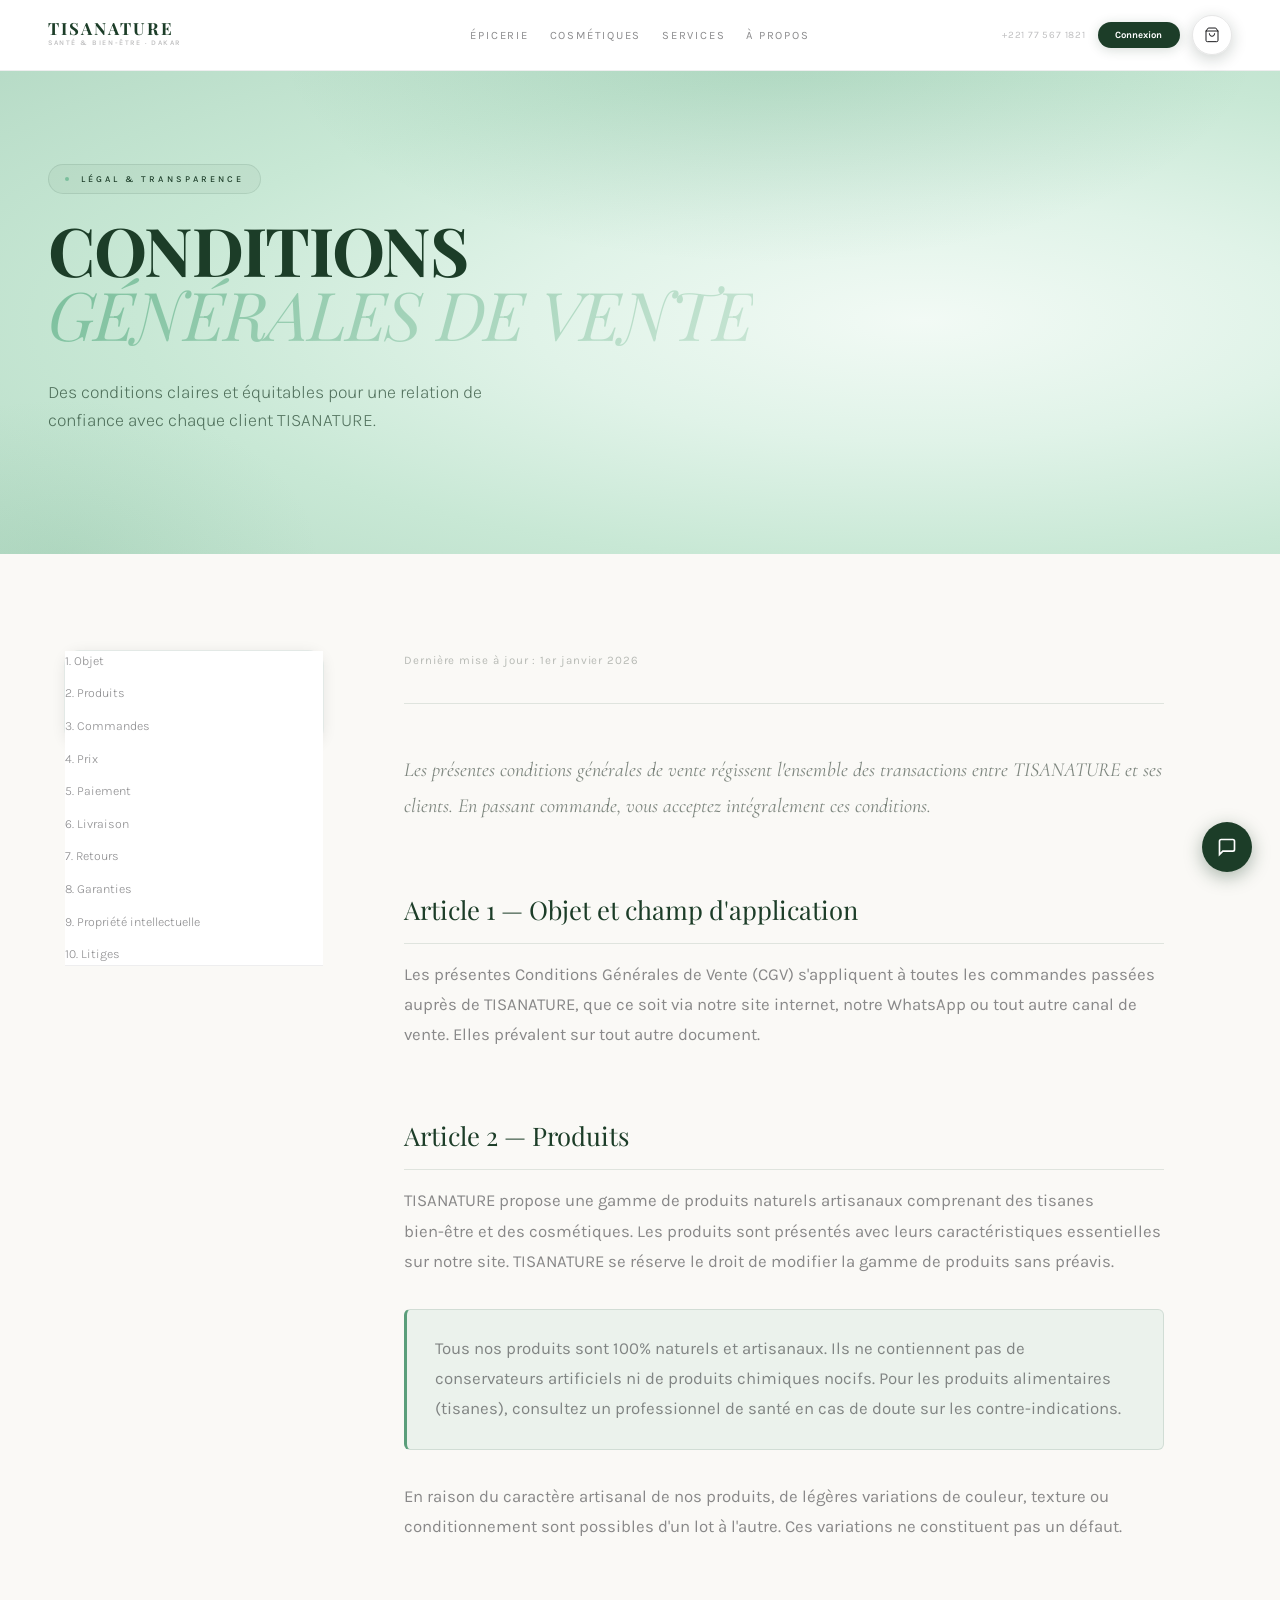
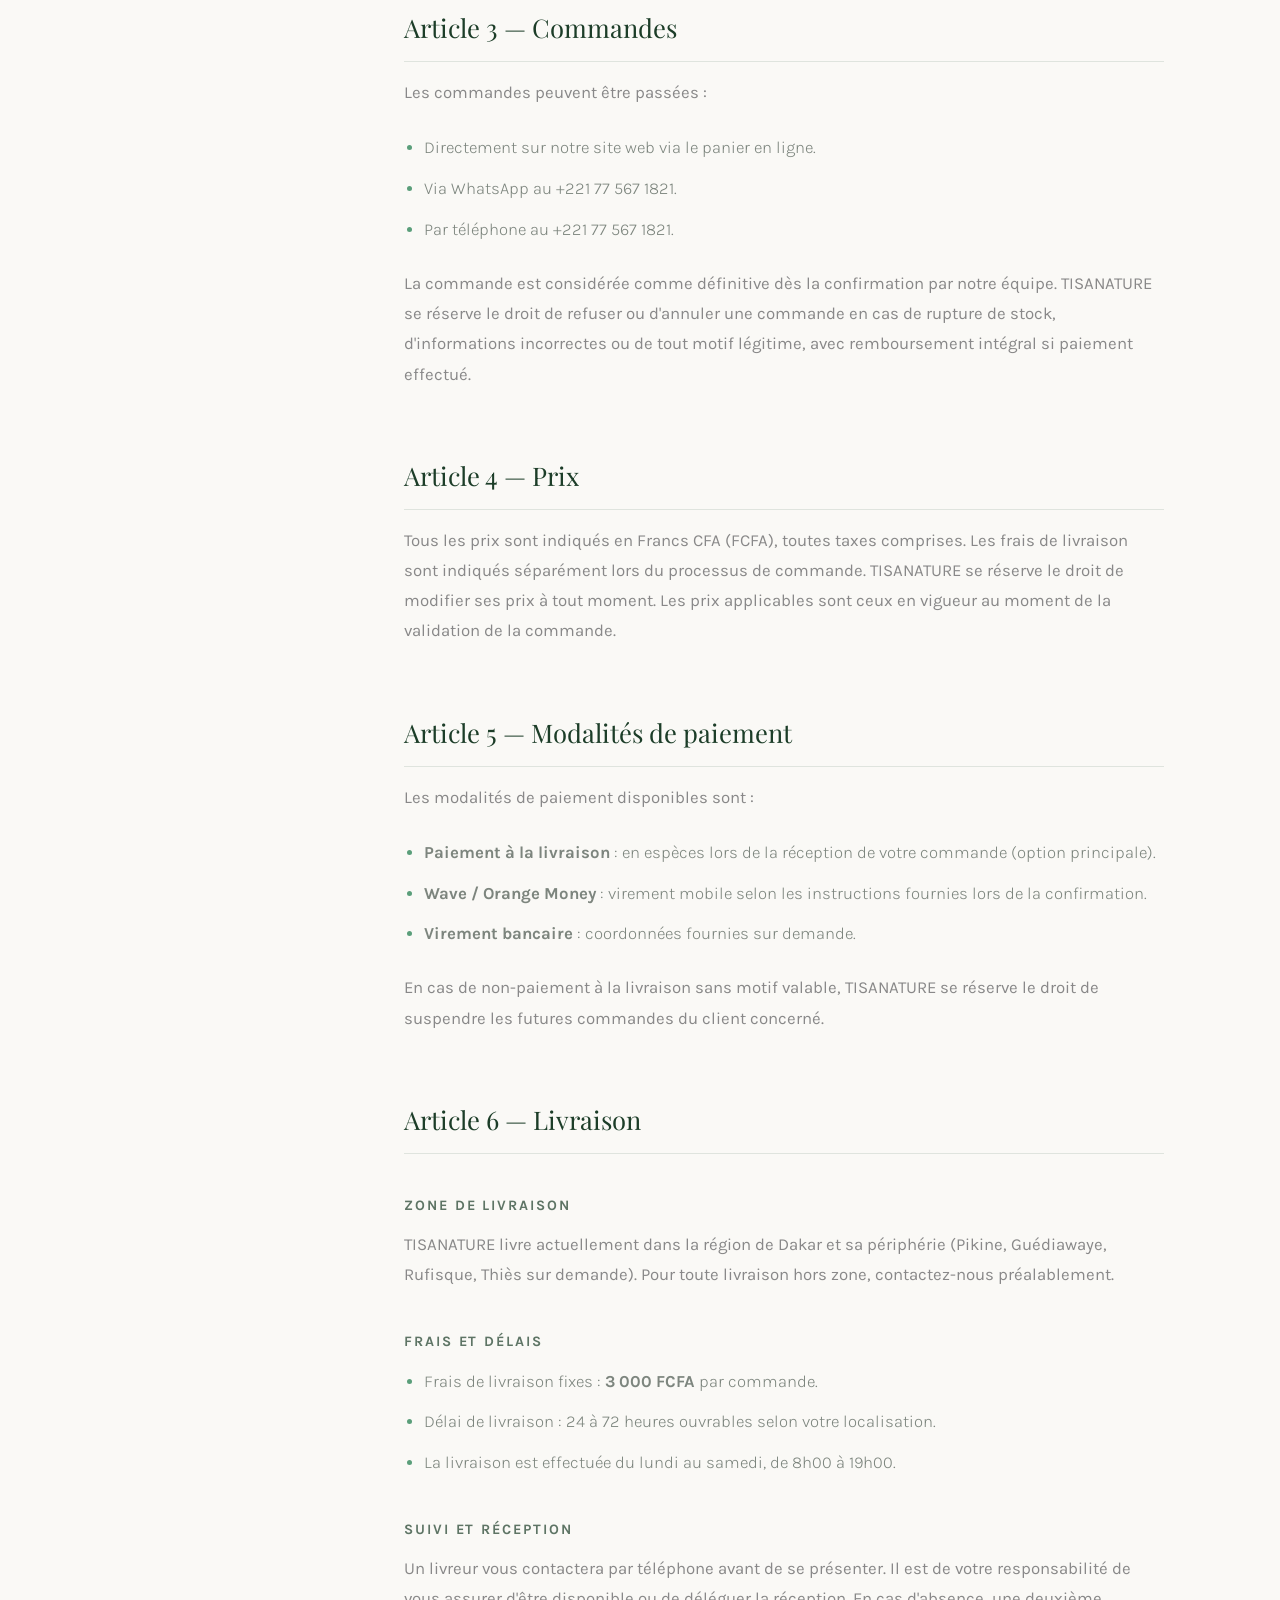
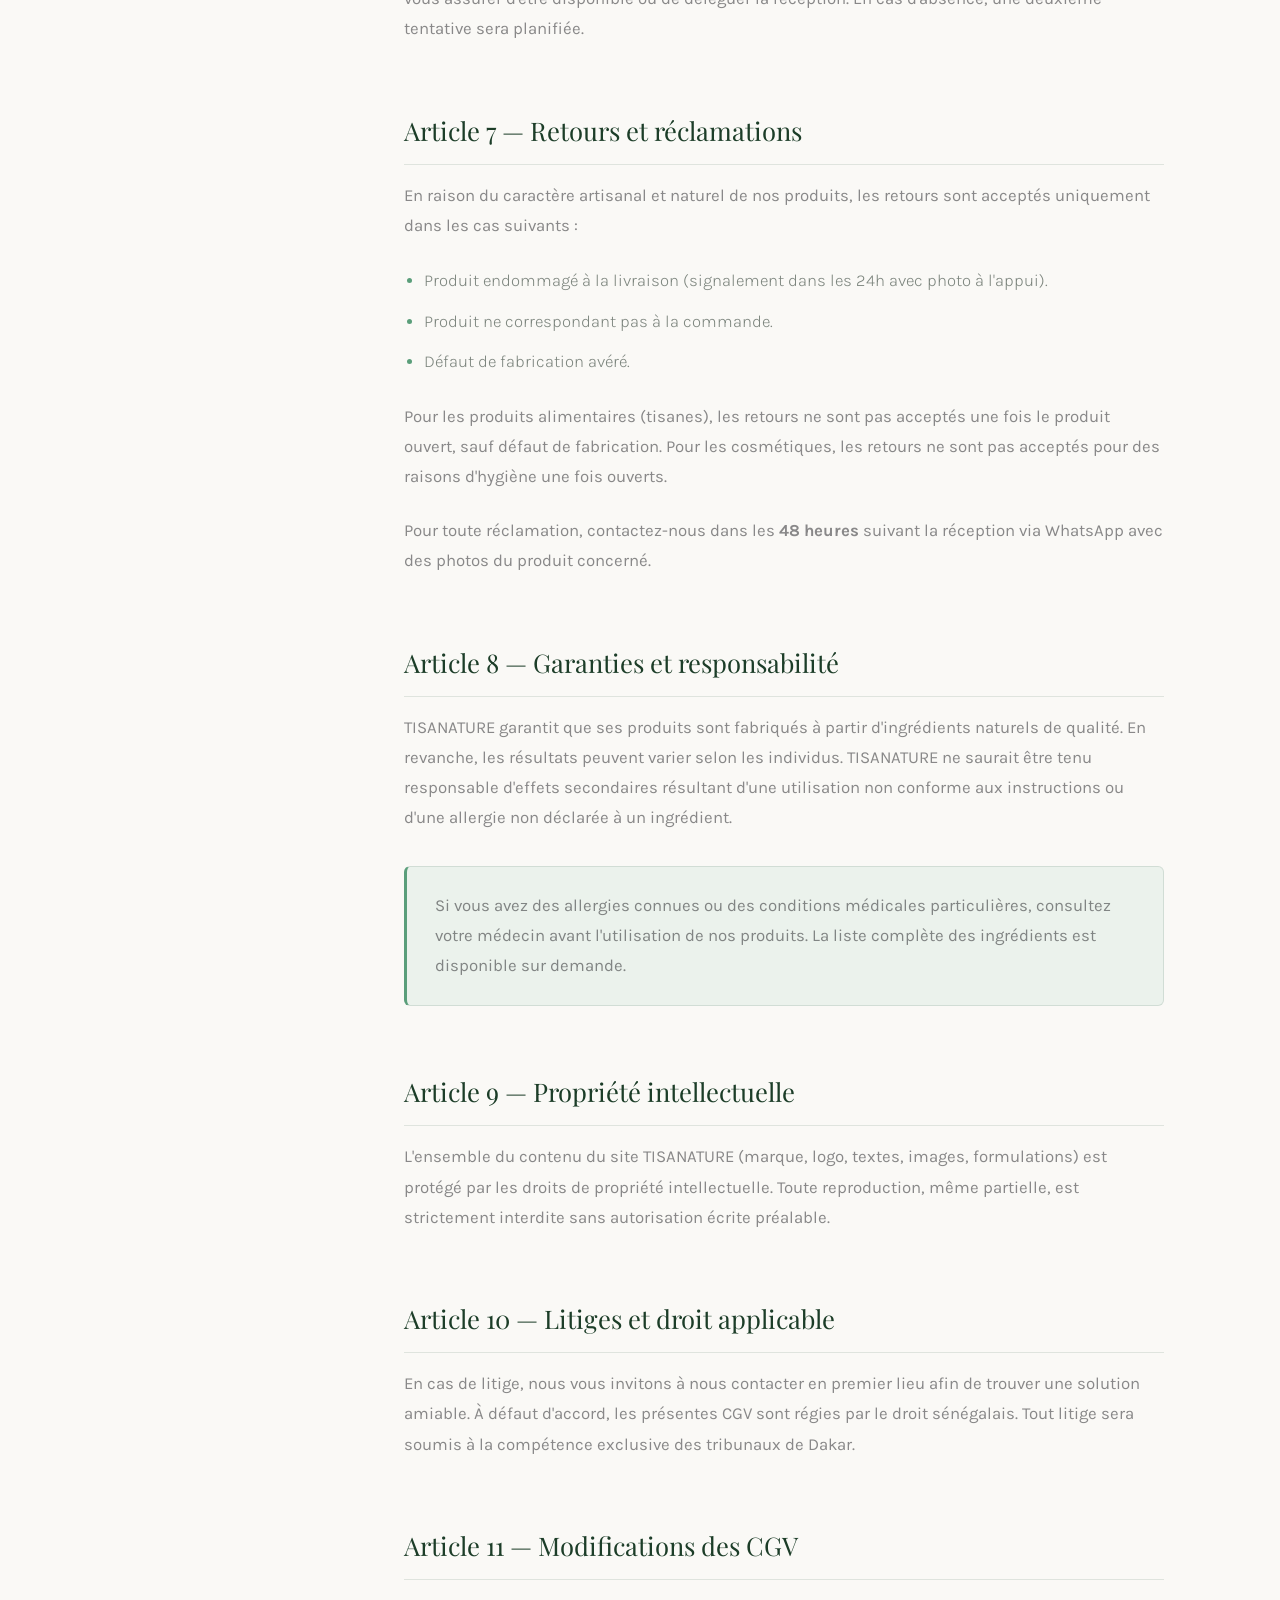
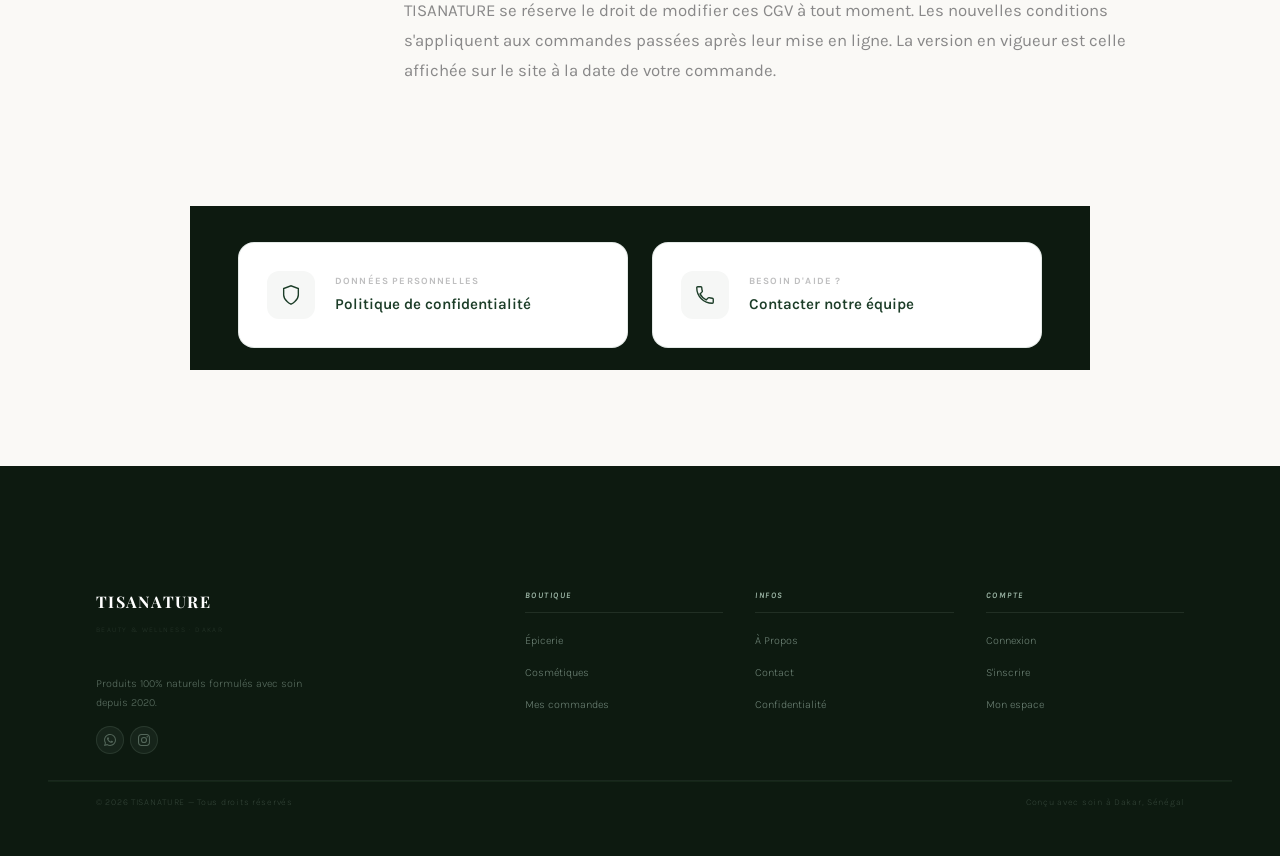
<file: terms.html>
<!DOCTYPE html>
<html lang="fr">
<head>
<meta charset="UTF-8">
<meta name="viewport" content="width=device-width, initial-scale=1.0">
<meta name="description" content="Conditions Générales de Vente TISANATURE — Modalités de commande, livraison, retours et paiement à Dakar, Sénégal.">
<meta name="theme-color" content="#1C3D28">
<title>Conditions Générales — TISANATURE</title>
<link rel="icon" href="data:image/svg+xml,<svg xmlns='http://www.w3.org/2000/svg' viewBox='0 0 100 100'><text y='.9em' font-size='90'>🌿</text></svg>">
<link rel="preconnect" href="https://fonts.googleapis.com">
<link href="https://fonts.googleapis.com/css2?family=Playfair+Display:ital,wght@0,300;0,400;0,700;1,300;1,400;1,700&family=Karla:wght@300;400;500;600;700;800&family=Cormorant:ital,wght@1,300;1,400&display=swap" rel="stylesheet">
<link rel="stylesheet" href="assets/css/style.css">
<link rel="stylesheet" href="assets/css/pages.css">
<link rel="stylesheet" href="assets/css/redesign_v2.css?v=5">
<!-- Styles spécifiques CGV déplacés dans pages.css -->
</head>
<body>

<!-- MARQUEE -->
<div class="marquee-modern" aria-hidden="true">
  <div class="marquee-modern-track">
    <span>L I V R A I S O N &middot; D A K A R</span><span>&middot;</span>
    <span>S A T I S F A C T I O N &middot; G A R A N T I E</span><span>&middot;</span>
    <span>P A I E M E N T &middot; À &middot; L A &middot; L I V R A I S O N</span><span>&middot;</span>
    <span>T I S A N A T U R E</span><span>&middot;</span>
    <span>L I V R A I S O N &middot; D A K A R</span><span>&middot;</span>
    <span>S A T I S F A C T I O N &middot; G A R A N T I E</span><span>&middot;</span>
    <span>P A I E M E N T &middot; À &middot; L A &middot; L I V R A I S O N</span><span>&middot;</span>
    <span>T I S A N A T U R E</span><span>&middot;</span>
  </div>
</div>

<!-- NAV -->
<nav id="nav" role="navigation" aria-label="Navigation principale">
  <div class="nav-inner">
    <a class="nav-logo" href="index.html" aria-label="TISANATURE accueil">
      <div class="nav-logo-name">TISANATURE</div>
      <div class="nav-logo-sub">Santé & Bien-être · Dakar</div>
    </a>
    <ul class="nav-links" role="list">
      <li><a href="index.html#products-anchor">Épicerie</a></li>
      <li><a href="cosmetiques.html">Cosmétiques</a></li>
      <li><a href="index.html#services-section">Services</a></li>
      <li><a href="about.html">À Propos</a></li>
    </ul>
    <div class="nav-right">
      <a class="nav-tel" href="tel:+221775671821">+221 77 567 1821</a>
      <a href="login.html" id="nav-auth-btn">Connexion</a>
      <button class="nav-cart" onclick="toggleCart()" aria-label="Panier" id="cart-btn">
        <svg viewBox="0 0 24 24">
          <path d="M6 2 3 6v14a2 2 0 002 2h14a2 2 0 002-2V6l-3-4z" />
          <line x1="3" y1="6" x2="21" y2="6" />
          <path d="M16 10a4 4 0 01-8 0" />
        </svg>
        <span class="cart-count" id="cart-count">0</span>
      </button>
      <button class="nav-burger" onclick="toggleMenu()" aria-label="Menu" id="burger-btn">
        <span></span><span></span><span></span>
      </button>
    </div>
  </div>
  <div class="nav-mobile" id="nav-mobile">
    <ul role="list">
      <li><a href="index.html#products-anchor" onclick="toggleMenu()">Épicerie</a></li>
      <li><a href="cosmetiques.html" onclick="toggleMenu()">Cosmétiques</a></li>
      <li><a href="index.html#services-section" onclick="toggleMenu()">Services</a></li>
      <li><a href="about.html">À Propos</a></li>
      <li id="mobile-auth-links-wrapper">
        <ul id="mobile-auth-links">
          <li><a href="login.html">Connexion</a></li>
          <li><a href="signup.html">S'inscrire</a></li>
        </ul>
      </li>
    </ul>
  </div>
</nav>

<!-- HERO -->
<section class="page-hero foody-style" aria-label="Conditions Générales de Vente">
  <div class="page-hero-inner">
    <nav class="page-breadcrumb" aria-label="Fil d'Ariane">
      <a href="index.html">Accueil</a>
      <span aria-hidden="true">/</span>
      <span aria-current="page">Conditions Générales</span>
    </nav>
    <div class="page-hero-label">
      <span class="label-dot" aria-hidden="true"></span> Légal &amp; Transparence
    </div>
    <h1 class="hero-title">Conditions<br><em>Générales de Vente</em></h1>
    <p class="hero-subtitle">Des conditions claires et équitables pour une relation de confiance avec chaque client TISANATURE.</p>
  </div>
</section>

<!-- CONTENU -->
<!-- FIX : le layout est maintenant géré via CSS (@media) dans le <head>,
     ce qui évite le flash de colonne vide et le besoin de JS pour afficher la sidebar -->
<div id="cgv-layout">

  <!-- TABLE DES MATIÈRES (sticky) -->
  <aside id="toc-aside" class="toc-sidebar reveal-left">
    <div class="toc-card">
      <div class="toc-title">Sommaire</div>
      <nav aria-label="Table des matières">
        <ul class="toc-list">
          <li><a href="#art1">1. Objet</a></li>
          <li><a href="#art2">2. Produits</a></li>
          <li><a href="#art3">3. Commandes</a></li>
          <li><a href="#art4">4. Prix</a></li>
          <li><a href="#art5">5. Paiement</a></li>
          <li><a href="#art6">6. Livraison</a></li>
          <li><a href="#art7">7. Retours</a></li>
          <li><a href="#art8">8. Garanties</a></li>
          <li><a href="#art9">9. Propriété intellectuelle</a></li>
          <li><a href="#art10">10. Litiges</a></li>
        </ul>
      </nav>
    </div>
  </aside>

  <!-- CONTENU PRINCIPAL -->
  <main class="prose reveal">
    <p class="last-updated">Dernière mise à jour : 1er janvier 2026</p>

    <p class="intro">Les présentes conditions générales de vente régissent l'ensemble des transactions entre TISANATURE et ses clients. En passant commande, vous acceptez intégralement ces conditions.</p>

    <h2 id="art1">Article 1 — Objet et champ d'application</h2>
    <p>Les présentes Conditions Générales de Vente (CGV) s'appliquent à toutes les commandes passées auprès de TISANATURE, que ce soit via notre site internet, notre WhatsApp ou tout autre canal de vente. Elles prévalent sur tout autre document.</p>

    <h2 id="art2">Article 2 — Produits</h2>
    <p>TISANATURE propose une gamme de produits naturels artisanaux comprenant des tisanes bien-être et des cosmétiques. Les produits sont présentés avec leurs caractéristiques essentielles sur notre site. TISANATURE se réserve le droit de modifier la gamme de produits sans préavis.</p>
    <div class="highlight-box">
      <p>Tous nos produits sont 100% naturels et artisanaux. Ils ne contiennent pas de conservateurs artificiels ni de produits chimiques nocifs. Pour les produits alimentaires (tisanes), consultez un professionnel de santé en cas de doute sur les contre-indications.</p>
    </div>
    <p>En raison du caractère artisanal de nos produits, de légères variations de couleur, texture ou conditionnement sont possibles d'un lot à l'autre. Ces variations ne constituent pas un défaut.</p>

    <h2 id="art3">Article 3 — Commandes</h2>
    <p>Les commandes peuvent être passées :</p>
    <ul>
      <li>Directement sur notre site web via le panier en ligne.</li>
      <li>Via WhatsApp au +221 77 567 1821.</li>
      <li>Par téléphone au +221 77 567 1821.</li>
    </ul>
    <p>La commande est considérée comme définitive dès la confirmation par notre équipe. TISANATURE se réserve le droit de refuser ou d'annuler une commande en cas de rupture de stock, d'informations incorrectes ou de tout motif légitime, avec remboursement intégral si paiement effectué.</p>

    <h2 id="art4">Article 4 — Prix</h2>
    <p>Tous les prix sont indiqués en Francs CFA (FCFA), toutes taxes comprises. Les frais de livraison sont indiqués séparément lors du processus de commande. TISANATURE se réserve le droit de modifier ses prix à tout moment. Les prix applicables sont ceux en vigueur au moment de la validation de la commande.</p>

    <h2 id="art5">Article 5 — Modalités de paiement</h2>
    <p>Les modalités de paiement disponibles sont :</p>
    <ul>
      <li><strong>Paiement à la livraison</strong> : en espèces lors de la réception de votre commande (option principale).</li>
      <li><strong>Wave / Orange Money</strong> : virement mobile selon les instructions fournies lors de la confirmation.</li>
      <li><strong>Virement bancaire</strong> : coordonnées fournies sur demande.</li>
    </ul>
    <p>En cas de non-paiement à la livraison sans motif valable, TISANATURE se réserve le droit de suspendre les futures commandes du client concerné.</p>

    <h2 id="art6">Article 6 — Livraison</h2>
    <h3>Zone de livraison</h3>
    <p>TISANATURE livre actuellement dans la région de Dakar et sa périphérie (Pikine, Guédiawaye, Rufisque, Thiès sur demande). Pour toute livraison hors zone, contactez-nous préalablement.</p>
    <h3>Frais et délais</h3>
    <ul>
      <li>Frais de livraison fixes : <strong>3 000 FCFA</strong> par commande.</li>
      <li>Délai de livraison : 24 à 72 heures ouvrables selon votre localisation.</li>
      <li>La livraison est effectuée du lundi au samedi, de 8h00 à 19h00.</li>
    </ul>
    <h3>Suivi et réception</h3>
    <p>Un livreur vous contactera par téléphone avant de se présenter. Il est de votre responsabilité de vous assurer d'être disponible ou de déléguer la réception. En cas d'absence, une deuxième tentative sera planifiée.</p>

    <h2 id="art7">Article 7 — Retours et réclamations</h2>
    <p>En raison du caractère artisanal et naturel de nos produits, les retours sont acceptés uniquement dans les cas suivants :</p>
    <ul>
      <li>Produit endommagé à la livraison (signalement dans les 24h avec photo à l'appui).</li>
      <li>Produit ne correspondant pas à la commande.</li>
      <li>Défaut de fabrication avéré.</li>
    </ul>
    <p>Pour les produits alimentaires (tisanes), les retours ne sont pas acceptés une fois le produit ouvert, sauf défaut de fabrication. Pour les cosmétiques, les retours ne sont pas acceptés pour des raisons d'hygiène une fois ouverts.</p>
    <p>Pour toute réclamation, contactez-nous dans les <strong>48 heures</strong> suivant la réception via WhatsApp avec des photos du produit concerné.</p>

    <h2 id="art8">Article 8 — Garanties et responsabilité</h2>
    <p>TISANATURE garantit que ses produits sont fabriqués à partir d'ingrédients naturels de qualité. En revanche, les résultats peuvent varier selon les individus. TISANATURE ne saurait être tenu responsable d'effets secondaires résultant d'une utilisation non conforme aux instructions ou d'une allergie non déclarée à un ingrédient.</p>
    <div class="highlight-box">
      <p>Si vous avez des allergies connues ou des conditions médicales particulières, consultez votre médecin avant l'utilisation de nos produits. La liste complète des ingrédients est disponible sur demande.</p>
    </div>

    <h2 id="art9">Article 9 — Propriété intellectuelle</h2>
    <p>L'ensemble du contenu du site TISANATURE (marque, logo, textes, images, formulations) est protégé par les droits de propriété intellectuelle. Toute reproduction, même partielle, est strictement interdite sans autorisation écrite préalable.</p>

    <h2 id="art10">Article 10 — Litiges et droit applicable</h2>
    <p>En cas de litige, nous vous invitons à nous contacter en premier lieu afin de trouver une solution amiable. À défaut d'accord, les présentes CGV sont régies par le droit sénégalais. Tout litige sera soumis à la compétence exclusive des tribunaux de Dakar.</p>

    <h2>Article 11 — Modifications des CGV</h2>
    <p>TISANATURE se réserve le droit de modifier ces CGV à tout moment. Les nouvelles conditions s'appliquent aux commandes passées après leur mise en ligne. La version en vigueur est celle affichée sur le site à la date de votre commande.</p>
  </main>
</div>

<!-- LIENS LÉGAUX -->
<footer class="legal-footer-nav">
  <div class="legal-nav-container">
    <a href="privacy.html" class="legal-nav-card shadow-sm">
      <div class="legal-nav-icon">
        <svg viewBox="0 0 24 24"><path d="M12 22s8-4 8-10V5l-8-3-8 3v7c0 6 8 10 8 10z"/></svg>
      </div>
      <div class="legal-nav-text">
        <span class="legal-nav-label">Données personnelles</span>
        <span class="legal-nav-title">Politique de confidentialité</span>
      </div>
    </a>
    <a href="contact.html" class="legal-nav-card shadow-sm">
      <div class="legal-nav-icon">
        <svg viewBox="0 0 24 24"><path d="M6.62 10.79c1.44 2.83 3.76 5.14 6.59 6.59l2.2-2.2c.27-.27.67-.36 1.02-.24 1.12.37 2.33.57 3.57.57.55 0 1 .45 1 1V20c0 .55-.45 1-1 1-9.39 0-17-7.61-17-17 0-.55.45-1 1-1h3.5c.55 0 1 .45 1 1 0 1.25.2 2.45.57 3.57.11.35.03.74-.25 1.02l-2.2 2.2z"/></svg>
      </div>
      <div class="legal-nav-text">
        <span class="legal-nav-label">Besoin d'aide ?</span>
        <span class="legal-nav-title">Contacter notre équipe</span>
      </div>
    </a>
  </div>
</footer>

<!-- ══ PANIER ════════════════════════════════════════════════ -->
<div class="overlay" id="overlay" onclick="toggleCart()"></div>
<aside class="cart-drawer" id="cart-drawer" role="dialog" aria-modal="true" aria-hidden="true">
  <div class="cart-drawer-hdr">
    <div>
      <h3>Mon Panier</h3>
      <div class="cart-hdr-sub" id="cart-hdr-sub">Vide</div>
    </div>
    <button class="cart-close" onclick="toggleCart()">&#x2715;</button>
  </div>
  <div class="cart-body" id="cart-body"></div>
  <div class="cart-footer">
    <div class="cart-row"><span>Sous-total</span><span id="cart-subtotal">0 FCFA</span></div>
    <div class="cart-row"><span>Livraison</span><span id="cart-delivery">-</span></div>
    <div class="cart-row grand"><span>Total</span><span id="cart-total">0 FCFA</span></div>
    <button class="checkout-btn" onclick="openCheckout()">Passer la commande &rarr;</button>
  </div>
</aside>

<!-- ══ MODAL PRODUIT ═════════════════════════════════════════ -->
<div class="modal product-modal" id="product-modal" role="dialog" aria-modal="true"
  onclick="if(event.target===this)closeProductModal()">
  <div class="modal-card product-modal-card">
    <button class="modal-close-btn" onclick="closeProductModal()">&#x2715;</button>
    <div class="pm-img-wrap">
      <span class="pm-tag" id="pm-tag"></span>
      <span class="pm-badge" id="pm-badge" style="display:none">Nouveauté</span>
      <img id="pm-img" alt="" loading="lazy" onerror="this.style.opacity='0'">
    </div>
    <div class="pm-body">
      <div class="pm-label" id="pm-cat"></div>
      <h2 class="pm-name" id="pm-name"></h2>
      <p class="pm-desc-full" id="pm-desc"></p>
      <div class="pm-sep"></div>
      <div class="pm-footer">
        <div class="pm-price-row">
          <div>
            <div class="pm-price" id="pm-price"></div>
            <div class="pm-price-sub">+ 3 000 FCFA livraison</div>
          </div>
        </div>
        <div class="pm-qty-row">
          <div class="pm-qty-wrap">
            <button class="pm-qty-btn" onclick="pmQty(-1)">&#x2212;</button>
            <span class="pm-qty-n" id="pm-qty-n">1</span>
            <button class="pm-qty-btn" onclick="pmQty(1)">+</button>
          </div>
            <button type="button" id="pm-add-btn" onclick="addFromModal()" aria-label="Ajouter au panier"></button>
        </div>
      </div>
    </div>
  </div>
</div>

<!-- ══ MODAL COMMANDE ════════════════════════════════════════ -->
<div class="modal" id="checkout-modal" role="dialog" aria-modal="true"
  onclick="if(event.target===this)document.getElementById('checkout-modal').classList.remove('on')">
  <div class="modal-card">
    <h2>Finaliser la commande</h2>
    <div class="checkout-summary" id="checkout-summary"></div>
    <form id="checkout-form" onsubmit="confirmOrder(event)" novalidate>
      <input class="modal-input" id="order-name" type="text" required placeholder="Nom complet *" autocomplete="name">
      <input class="modal-input" id="order-address" type="text" required placeholder="Adresse de livraison, Dakar *">
      <input class="modal-input" id="order-phone" type="tel" required placeholder="Téléphone * (ex: 77 567 1821)">
      <textarea class="modal-input" id="order-note" placeholder="Note (optionnel)" rows="2"></textarea>
      <button type="submit" id="checkout-submit-btn" class="checkout-btn">Confirmer &rarr;</button>
    </form>
  </div>
</div>

<div class="toast" id="toast" role="alert"></div>

<!-- ══ FOOTER ════════════════════════════════════════════════ -->
<footer>
  <div class="footer-inner">
    <div class="f-brand">
      <div class="f-logo-name">TISANATURE</div>
      <div class="f-logo-sub">Beauty &amp; Wellness · Dakar</div>
      <p class="f-desc">Produits 100% naturels formulés avec soin depuis 2020.</p>
      <div class="f-socials">
        <a href="https://wa.me/221775671821" target="_blank" rel="noopener" class="f-social-btn">
          <svg viewBox="0 0 24 24">
            <path
              d="M17.472 14.382c-.297-.149-1.758-.867-2.03-.967-.273-.099-.471-.148-.67.15-.197.297-.767.966-.94 1.164-.173.199-.347.223-.644.075-.297-.15-1.255-.463-2.39-1.475-.883-.788-1.48-1.761-1.653-2.059-.173-.297-.018-.458.13-.606.134-.133.298-.347.446-.52.149-.174.198-.298.298-.497.099-.198.05-.371-.025-.52-.075-.149-.669-1.612-.916-2.207-.242-.579-.487-.5-.669-.51a12.8 12.8 0 00-.57-.01c-.198 0-.52.074-.792.372-.272.297-1.04 1.016-1.04 2.479 0 1.462 1.065 2.875 1.213 3.074.149.198 2.096 3.2 5.077 4.487.709.306 1.262.489 1.694.625.712.227 1.36.195 1.871.118.571-.085 1.758-.719 2.006-1.413.248-.694.248-1.289.173-1.413-.074-.124-.272-.198-.57-.347m-5.421 7.403h-.004a9.87 9.87 0 01-5.031-1.378l-.361-.214-3.741.982.998-3.648-.235-.374a9.86 9.86 0 01-1.51-5.26c.001-5.45 4.436-9.884 9.888-9.884 2.64 0 5.122 1.03 6.988 2.898a9.825 9.825 0 012.893 6.994c-.003 5.45-4.437 9.884-9.885 9.884m8.413-18.297A11.815 11.815 0 0012.05 0C5.495 0 .16 5.335.157 11.892c0 2.096.547 4.142 1.588 5.945L.057 24l6.305-1.654a11.882 11.882 0 005.683 1.448h.005c6.554 0 11.89-5.335 11.893-11.893a11.821 11.821 0 00-3.48-8.413z" />
          </svg>
        </a>
        <a href="https://www.instagram.com/t_i_s_a_n_a_t_u_r_e" target="_blank" rel="noopener" class="f-social-btn">
          <svg viewBox="0 0 24 24">
            <path
              d="M12 2.163c3.204 0 3.584.012 4.85.07 3.252.148 4.771 1.691 4.919 4.919.058 1.265.069 1.645.069 4.849 0 3.205-.012 3.584-.069 4.849-.149 3.225-1.664 4.771-4.919 4.919-1.266.058-1.644.07-4.85.07-3.204 0-3.584-.012-4.849-.07-3.26-.149-4.771-1.699-4.919-4.92-.058-1.265-.07-1.644-.07-4.849 0-3.204.013-3.583.07-4.849.149-3.227 1.664-4.771 4.919-4.919 1.266-.057 1.645-.069 4.849-.069zm0-2.163c-3.259 0-3.667.014-4.947.072-4.358.2-6.78 2.618-6.98 6.98-.059 1.281-.073 1.689-.073 4.948 0 3.259.014 3.668.072 4.948.2 4.358 2.618 6.78 6.98 6.98 1.281.058 1.689.072 4.948.072 3.259 0 3.668-.014 4.948-.072 4.354-.2 6.782-2.618 6.979-6.98.059-1.28.073-1.689.073-4.948 0-3.259-.014-3.667-.072-4.947-.196-4.354-2.617-6.78-6.979-6.98-1.281-.059-1.69-.073-4.949-.073zm0 5.838a6.162 6.162 0 100 12.324 6.162 6.162 0 000-12.324zM12 16a4 4 0 110-8 4 4 0 010 8zm6.406-11.845a1.44 1.44 0 100 2.881 1.44 1.44 0 000-2.881z" />
          </svg>
        </a>
      </div>
    </div>
    <div class="f-col">
      <h4>Boutique</h4>
      <ul class="f-links">
        <li><a href="index.html#products-anchor">Épicerie</a></li>
        <li><a href="cosmetiques.html">Cosmétiques</a></li>
        <li><a href="account.html">Mes commandes</a></li>
      </ul>
    </div>
    <div class="f-col">
      <h4>Infos</h4>
      <ul class="f-links">
        <li><a href="about.html">À Propos</a></li>
        <li><a href="contact.html">Contact</a></li>
        <li><a href="privacy.html">Confidentialité</a></li>
      </ul>
    </div>
    <div class="f-col">
      <h4>Compte</h4>
      <ul class="f-links">
        <li><a href="login.html">Connexion</a></li>
        <li><a href="signup.html">S'inscrire</a></li>
        <li><a href="account.html">Mon espace</a></li>
      </ul>
    </div>
  </div>
  <div class="footer-bottom">
    <p>&copy; 2026 TISANATURE — Tous droits réservés</p>
    <p>Conçu avec soin à Dakar, Sénégal</p>
  </div>
</footer>

<script src="assets/js/csrf.js"></script>
<script src="assets/js/nav.js"></script>
<script src="assets/js/script.js?v=5"></script>
<script src="assets/js/chat_widget.js"></script>
<script src="assets/js/redesign_v2.js?v=5"></script>
<script>if (typeof checkAuth === "function") checkAuth();</script>
<!-- FIX : suppression du bloc JS qui gérait l'affichage de la TOC via display:none/block.
     Le layout est maintenant entièrement géré par le CSS responsive dans le <head>,
     ce qui évite : le flash de colonne vide, la double colonne sur mobile,
     et l'absence de TOC si JS est désactivé. -->
     
</body>
</html>
</file>
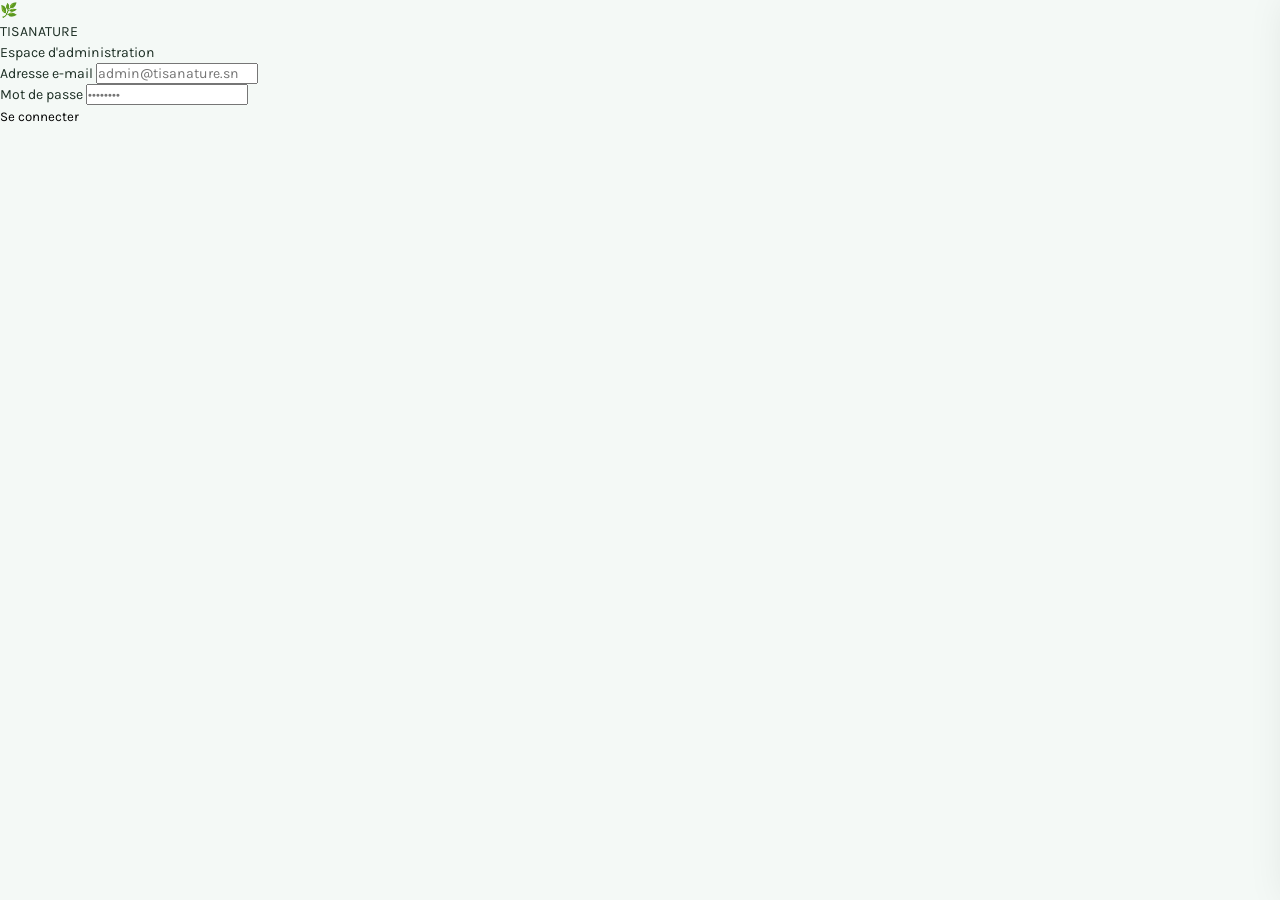
<file: admin/dashboard.html>
<!DOCTYPE html>
<html lang="fr">
<head>
  <meta charset="UTF-8">
  <meta name="viewport" content="width=device-width, initial-scale=1.0">
  <meta name="robots" content="noindex, nofollow">
  <title>TISANATURE — Espace Administration</title>
  <link rel="preconnect" href="https://fonts.googleapis.com">
  <link href="https://fonts.googleapis.com/css2?family=Playfair+Display:ital,wght@0,300;0,400;0,500;0,600;0,700;1,300;1,400&family=Karla:wght@300;400;500;600;700;800&family=Cormorant:ital,wght@1,300;1,400&family=DM+Mono:wght@400;500&display=swap" rel="stylesheet">
  <link rel="stylesheet" href="../assets/css/admin.css">
</head>
<body>

<!-- ══ ÉCRAN DE CONNEXION ══ -->
<div id="login-screen">
  <div class="login-box">
    <div class="login-leaf" aria-hidden="true">🌿</div>
    <div class="login-logo">TISANATURE</div>
    <div class="login-sub">Espace d'administration</div>
    <div id="login-error" class="login-error" role="alert" aria-live="assertive"></div>
    <form id="login-form" novalidate>
      <div class="login-field">
        <label for="login-user">Adresse e-mail</label>
        <input id="login-user" type="email" placeholder="admin@tisanature.sn"
               autocomplete="username" required aria-required="true">
      </div>
      <div class="login-field">
        <label for="login-pass">Mot de passe</label>
        <input id="login-pass" type="password" placeholder="••••••••"
               autocomplete="current-password" required aria-required="true">
      </div>
      <button id="login-btn" class="login-btn" type="submit">Se connecter</button>
    </form>
  </div>
</div>

<!-- ══ APP ══ -->
<div id="app">
  <div class="app-inner">

    <!-- ── SIDEBAR ─────────────────────────────────────── -->
    <aside class="sidebar" id="sidebar" aria-label="Navigation administration">
      <div class="sidebar-brand">
        <div class="sidebar-brand-icon" aria-hidden="true">🌿</div>
        <div class="sidebar-brand-name">TISANATURE</div>
      </div>

      <div class="nav-section-label" id="nav-label-principal">Principal</div>
      <nav aria-labelledby="nav-label-principal">
        <button type="button" class="nav-item active" data-page="dashboard" onclick="goPage('dashboard',this)">
          <svg viewBox="0 0 24 24" aria-hidden="true"><rect x="3" y="3" width="7" height="7" rx="1"/><rect x="14" y="3" width="7" height="7" rx="1"/><rect x="14" y="14" width="7" height="7" rx="1"/><rect x="3" y="14" width="7" height="7" rx="1"/></svg>
          Tableau de bord
        </button>
        <button type="button" class="nav-item" data-page="orders" onclick="goPage('orders',this)">
          <svg viewBox="0 0 24 24" aria-hidden="true"><path d="M6 2L3 6v14a2 2 0 002 2h14a2 2 0 002-2V6l-3-4z"/><line x1="3" y1="6" x2="21" y2="6"/><path d="M16 10a4 4 0 01-8 0"/></svg>
          Commandes
          <span class="nav-badge" id="nb-orders" aria-label="nouvelles commandes">0</span>
        </button>
        <button type="button" class="nav-item" data-page="products" onclick="goPage('products',this)">
          <svg viewBox="0 0 24 24" aria-hidden="true"><path d="M21 16V8a2 2 0 00-1-1.73l-7-4a2 2 0 00-2 0l-7 4A2 2 0 003 8v8a2 2 0 001 1.73l7 4a2 2 0 002 0l7-4A2 2 0 0021 16z"/></svg>
          Produits
        </button>
        <button type="button" class="nav-item" data-page="clients" onclick="goPage('clients',this)">
          <svg viewBox="0 0 24 24" aria-hidden="true"><path d="M17 21v-2a4 4 0 00-4-4H5a4 4 0 00-4 4v2"/><circle cx="9" cy="7" r="4"/><path d="M23 21v-2a4 4 0 00-3-3.87M16 3.13a4 4 0 010 7.75"/></svg>
          Clients
        </button>
        <button type="button" class="nav-item" data-page="messages" onclick="goPage('messages',this)">
          <svg viewBox="0 0 24 24" aria-hidden="true"><path d="M21 15a2 2 0 01-2 2H7l-4 4V5a2 2 0 012-2h14a2 2 0 012 2z"/></svg>
          Messagerie
          <span class="nav-badge" id="nb-messages" aria-label="messages non lus">0</span>
        </button>
      </nav>

      <div class="nav-section-label" id="nav-label-config">Configuration</div>
      <nav aria-labelledby="nav-label-config">
        <button type="button" class="nav-item" data-page="settings" onclick="goPage('settings',this)">
          <svg viewBox="0 0 24 24" aria-hidden="true"><circle cx="12" cy="12" r="3"/><path d="M19.4 15a1.65 1.65 0 00.33 1.82l.06.06a2 2 0 010 2.83 2 2 0 01-2.83 0l-.06-.06a1.65 1.65 0 00-1.82-.33 1.65 1.65 0 00-1 1.51V21a2 2 0 01-4 0v-.09A1.65 1.65 0 009 19.4a1.65 1.65 0 00-1.82.33l-.06.06a2 2 0 01-2.83-2.83l.06-.06A1.65 1.65 0 004.68 15a1.65 1.65 0 00-1.51-1H3a2 2 0 010-4h.09A1.65 1.65 0 004.6 9a1.65 1.65 0 00-.33-1.82l-.06-.06a2 2 0 012.83-2.83l.06.06A1.65 1.65 0 009 4.68a1.65 1.65 0 001-1.51V3a2 2 0 014 0v.09a1.65 1.65 0 001 1.51 1.65 1.65 0 001.82-.33l.06-.06a2 2 0 012.83 2.83l-.06.06A1.65 1.65 0 0019.4 9a1.65 1.65 0 001.51 1H21a2 2 0 010 4h-.09a1.65 1.65 0 00-1.51 1z"/></svg>
          Paramètres
        </button>
      </nav>

      <div class="sidebar-footer">
        <div class="sidebar-admin-row">
          <div class="sidebar-admin-av" id="sidebar-admin-av" aria-hidden="true">A</div>
          <div>
            <div class="sidebar-admin-name" id="sidebar-admin-name">Admin</div>
            <div class="sidebar-admin-role" id="sidebar-admin-role">Administrateur</div>
          </div>
        </div>
        <button type="button" class="btn-logout" onclick="logout()">
          <svg viewBox="0 0 24 24" aria-hidden="true"><path d="M9 21H5a2 2 0 01-2-2V5a2 2 0 012-2h4"/><polyline points="16 17 21 12 16 7"/><line x1="21" y1="12" x2="9" y2="12"/></svg>
          Déconnexion
        </button>
      </div>
    </aside>

    <!-- ── MAIN AREA ────────────────────────────────────── -->
    <div class="main-area">
      <header class="topbar">
        <button type="button" class="btn-menu-mobile" id="btn-menu-mobile" aria-label="Menu">
          <svg viewBox="0 0 24 24" width="20" height="20" fill="none" stroke="currentColor" stroke-width="2.5"><line x1="3" y1="12" x2="21" y2="12"/><line x1="3" y1="6" x2="21" y2="6"/><line x1="3" y1="18" x2="21" y2="18"/></svg>
        </button>
        <div class="topbar-breadcrumb">
          <div class="topbar-title" id="page-title">Tableau de bord</div>
          <span class="topbar-sep" aria-hidden="true">·</span>
          <div class="topbar-sub" id="page-sub">Aperçu de l'Activité</div>
        </div>
        <div class="topbar-right">
          <div class="topbar-time" id="topbar-clock" aria-hidden="true">—</div>
          <div class="topbar-status" aria-label="Statut : en ligne">
            <div class="topbar-status-dot" aria-hidden="true"></div>
            En ligne
          </div>
        </div>
      </header>

      <main class="main-content">

        <!-- Alerte nouvelle commande -->
        <div id="new-order-alert" role="alert" aria-live="assertive">
          <span class="icon" aria-hidden="true">🔔</span>
          <span id="new-order-alert-text"></span>
          <button type="button" class="alert-close"
                  onclick="document.getElementById('new-order-alert').style.display='none'"
                  aria-label="Fermer l'alerte">✕</button>
        </div>

        <!-- ══ PAGE : DASHBOARD ══ -->
        <div id="page-dashboard" class="page active">
          <div class="kpi-grid">
            <div class="kpi-card">
              <div class="kpi-top"><div class="kpi-label">Chiffre d'Affaires</div><div class="kpi-icon" aria-hidden="true"><svg viewBox="0 0 24 24"><line x1="12" y1="1" x2="12" y2="23"/><path d="M17 5H9.5a3.5 3.5 0 000 7h5a3.5 3.5 0 010 7H6"/></svg></div></div>
              <div class="kpi-value" id="kpi-revenue" aria-live="polite">—</div>
              <div class="kpi-sub">Aujourd'hui</div>
            </div>
            <div class="kpi-card accent-amber">
              <div class="kpi-top"><div class="kpi-label">En attente</div><div class="kpi-icon amber" aria-hidden="true"><svg viewBox="0 0 24 24"><circle cx="12" cy="12" r="10"/><polyline points="12 6 12 12 16 14"/></svg></div></div>
              <div class="kpi-value" id="kpi-pending" aria-live="polite">—</div>
              <div class="kpi-sub">Commandes à traiter</div>
            </div>
            <div class="kpi-card">
              <div class="kpi-top"><div class="kpi-label">Commandes / jour</div><div class="kpi-icon" aria-hidden="true"><svg viewBox="0 0 24 24"><path d="M6 2L3 6v14a2 2 0 002 2h14a2 2 0 002-2V6l-3-4z"/><line x1="3" y1="6" x2="21" y2="6"/><path d="M16 10a4 4 0 01-8 0"/></svg></div></div>
              <div class="kpi-value" id="kpi-orders" aria-live="polite">—</div>
              <div class="kpi-sub">Aujourd'hui</div>
            </div>
            <div class="kpi-card accent-blue">
              <div class="kpi-top"><div class="kpi-label">Clients uniques</div><div class="kpi-icon blue" aria-hidden="true"><svg viewBox="0 0 24 24"><path d="M17 21v-2a4 4 0 00-4-4H5a4 4 0 00-4 4v2"/><circle cx="9" cy="7" r="4"/><path d="M23 21v-2a4 4 0 00-3-3.87M16 3.13a4 4 0 010 7.75"/></svg></div></div>
              <div class="kpi-value" id="kpi-clients" aria-live="polite">—</div>
              <div class="kpi-sub">Total cumulé</div>
            </div>
            <div class="kpi-card">
              <div class="kpi-top"><div class="kpi-label">Revenu Global</div><div class="kpi-icon" aria-hidden="true"><svg viewBox="0 0 24 24"><polyline points="23 6 13.5 15.5 8.5 10.5 1 18"/><polyline points="17 6 23 6 23 12"/></svg></div></div>
              <div class="kpi-value" id="kpi-revenue-m" aria-live="polite">—</div>
              <div class="kpi-sub">Cumul historique</div>
            </div>
            <div class="kpi-card accent-amber">
              <div class="kpi-top"><div class="kpi-label">Messages non lus</div><div class="kpi-icon amber" aria-hidden="true"><svg viewBox="0 0 24 24"><path d="M21 15a2 2 0 01-2 2H7l-4 4V5a2 2 0 012-2h14a2 2 0 012 2z"/></svg></div></div>
              <div class="kpi-value" id="kpi-msgs" aria-live="polite">—</div>
              <div class="kpi-sub">En attente de réponse</div>
            </div>
          </div>
          <div class="dashboard-grid">
            <div class="dashboard-main">
              <div class="chart-card">
                <div class="chart-hdr">
                  <div class="chart-title">Évolution des revenus</div>
                  <div class="chart-period" role="group" aria-label="Période du graphique">
                    <button type="button" class="period-btn active" onclick="switchChart('7d',this)">7j</button>
                    <button type="button" class="period-btn"        onclick="switchChart('30d',this)">30j</button>
                  </div>
                </div>
                <canvas id="revenue-chart" height="130" aria-label="Graphique de revenu" role="img"></canvas>
              </div>
              <div>
                <div class="section-hdr">
                  <div class="section-title">Commandes récentes</div>
                  <div class="section-actions">
                    <button type="button" class="btn-ghost" onclick="goPage('orders',document.querySelector('[data-page=orders]'))">
                      Tout voir <svg viewBox="0 0 24 24" aria-hidden="true"><polyline points="9 18 15 12 9 6"/></svg>
                    </button>
                  </div>
                </div>
                <div class="table-wrap">
                  <table>
                    <thead><tr><th scope="col">Réf.</th><th scope="col">Client</th><th scope="col">Total</th><th scope="col">Statut</th><th scope="col">Date</th></tr></thead>
                    <tbody id="recent-orders-body"><tr><td colspan="5" class="td-empty">Chargement…</td></tr></tbody>
                  </table>
                </div>
              </div>
            </div>
            <div class="dashboard-side">
              <div class="chart-card">
                <div class="chart-hdr" style="margin-bottom:12px"><div class="chart-title">Statuts commandes</div></div>
                <div class="status-dist" id="status-dist"><div style="color:var(--text3);font-size:.78rem">Chargement…</div></div>
              </div>
              <div class="activity-card">
                <div class="chart-hdr" style="margin-bottom:0;padding-bottom:10px;border-bottom:1px solid var(--border)"><div class="chart-title">Activité récente</div></div>
                <div id="activity-feed" aria-live="polite"><div style="color:var(--text3);font-size:.78rem;padding:12px 0">Chargement…</div></div>
              </div>
            </div>
          </div>
        </div>

        <!-- ══ PAGE : COMMANDES ══ -->
        <div id="page-orders" class="page">
          <div class="section-hdr">
            <div class="section-title">Commandes</div>
            <span class="section-count" id="orders-count" aria-live="polite">0</span>
            <div class="section-actions">
              <div class="search-wrap">
                <svg viewBox="0 0 24 24" aria-hidden="true"><circle cx="11" cy="11" r="8"/><line x1="21" y1="21" x2="16.65" y2="16.65"/></svg>
                <input class="search-input" type="search" placeholder="Réf., client, tél…"
                       aria-label="Rechercher une commande" oninput="searchOrders(this.value)">
              </div>
            </div>
          </div>
          <div style="display:flex;gap:5px;margin-bottom:14px;flex-wrap:wrap" role="group" aria-label="Filtrer par statut">
            <button type="button" class="filter-btn active" data-status="all"         onclick="filterOrders('all',this)">Tout</button>
            <button type="button" class="filter-btn"        data-status="new"         onclick="filterOrders('new',this)">⏳ En attente</button>
            <button type="button" class="filter-btn"        data-status="confirmed"   onclick="filterOrders('confirmed',this)">✅ Confirmée</button>
            <button type="button" class="filter-btn"        data-status="in_delivery" onclick="filterOrders('in_delivery',this)">🚚 En livraison</button>
            <button type="button" class="filter-btn"        data-status="delivered"   onclick="filterOrders('delivered',this)">📦 Livrée</button>
            <button type="button" class="filter-btn"        data-status="cancelled"   onclick="filterOrders('cancelled',this)">❌ Annulée</button>
          </div>
          <div class="table-wrap">
            <table>
              <thead><tr><th scope="col">Réf.</th><th scope="col">Client</th><th scope="col">Articles</th><th scope="col">Total</th><th scope="col">Statut</th><th scope="col">Date</th><th scope="col">Actions</th></tr></thead>
              <tbody id="orders-tbody"><tr><td colspan="7" class="td-empty">Chargement…</td></tr></tbody>
            </table>
          </div>
        </div>

        <!-- ══ PAGE : PRODUITS ══ -->
        <div id="page-products" class="page">
          <div class="section-hdr">
            <div class="section-title">Produits</div>
            <span class="section-count" id="products-count" aria-live="polite">0</span>
            <div class="section-actions">
              <div class="search-wrap">
                <svg viewBox="0 0 24 24" aria-hidden="true"><circle cx="11" cy="11" r="8"/><line x1="21" y1="21" x2="16.65" y2="16.65"/></svg>
                <input class="search-input" type="search" placeholder="Nom du produit…"
                       aria-label="Rechercher un produit" oninput="searchProducts(this.value)">
              </div>
              <button type="button" class="btn-primary" onclick="openProductDrawer()">
                <svg viewBox="0 0 24 24" aria-hidden="true"><line x1="12" y1="5" x2="12" y2="19"/><line x1="5" y1="12" x2="19" y2="12"/></svg>
                Nouveau produit
              </button>
            </div>
          </div>
          <div style="display:flex;gap:5px;margin-bottom:14px;flex-wrap:wrap;" role="group" aria-label="Filtrer par catégorie">
            <button type="button" class="filter-btn active" data-cat="all"         onclick="filterProducts('all',this)">Tout</button>
            <button type="button" class="filter-btn"        data-cat="epicerie"    onclick="filterProducts('epicerie',this)">🌿 Épicerie</button>
            <button type="button" class="filter-btn"        data-cat="tisanes"     onclick="filterProducts('tisanes',this)">— Tisanes</button>
            <button type="button" class="filter-btn"        data-cat="cosmetiques" onclick="filterProducts('cosmetiques',this)">✨ Cosmétiques</button>
            <button type="button" class="filter-btn"        data-cat="services"    onclick="filterProducts('services',this)">🛎️ Services</button>
          </div>
          <div class="products-grid" id="products-grid" aria-live="polite"><div class="empty-state">Chargement…</div></div>
        </div>

        <!-- ══ PAGE : CLIENTS ══ -->
        <div id="page-clients" class="page">
          <div class="section-hdr">
            <div class="section-title">Clients</div>
            <span class="section-count" id="clients-count" aria-live="polite">0</span>
            <div class="section-actions">
              <div class="search-wrap">
                <svg viewBox="0 0 24 24" aria-hidden="true"><circle cx="11" cy="11" r="8"/><line x1="21" y1="21" x2="16.65" y2="16.65"/></svg>
                <input class="search-input" type="search" placeholder="Nom ou téléphone…"
                       aria-label="Rechercher un client" oninput="searchClients(this.value)">
              </div>
            </div>
          </div>
          <div class="table-wrap">
            <table>
              <thead><tr><th scope="col">Client</th><th scope="col">Téléphone</th><th scope="col">Ville / Adresse</th><th scope="col">Commandes</th><th scope="col">Total dépensé</th></tr></thead>
              <tbody id="clients-tbody"><tr><td colspan="5" class="td-empty">Chargement…</td></tr></tbody>
            </table>
          </div>
        </div>

        <!-- ══ PAGE : MESSAGERIE ══ -->
        <div id="page-messages" class="page">
          <div class="section-hdr" style="margin-bottom:14px">
            <div class="section-title">Messagerie</div>
            <span class="section-count" id="msg-conv-count" style="display:none" aria-live="polite">0</span>
          </div>
          <div class="msg-layout">
            <div class="msg-sidebar" role="navigation" aria-label="Conversations">
              <div class="msg-sidebar-hdr">Conversations</div>
              <div id="msg-conv-list"><div style="padding:24px 16px;text-align:center;color:var(--text3);font-size:.78rem">Aucun message</div></div>
            </div>
            <div class="msg-main" aria-label="Fil de messages">
              <div id="msg-chat-hdr">
                <div>
                  <div style="font-weight:700;color:var(--cream);font-size:.9rem" id="msg-chat-name">—</div>
                  <div style="font-size:.7rem;color:var(--text3)" id="msg-chat-phone">—</div>
                </div>
              </div>
              <div id="msg-chat-msgs" role="log" aria-live="polite" aria-label="Messages"></div>
              <div id="msg-empty-state">
                <svg viewBox="0 0 24 24" aria-hidden="true"><path d="M21 15a2 2 0 01-2 2H7l-4 4V5a2 2 0 012-2h14a2 2 0 012 2z"/></svg>
                <span>Sélectionnez une conversation</span>
              </div>
              <div id="msg-chat-reply">
                <div class="msg-reply-row">
                  <textarea id="msg-reply-input" placeholder="Écrire une réponse…" rows="1"
                    aria-label="Écrire une réponse"
                    onkeydown="if(event.key==='Enter'&&!event.shiftKey){event.preventDefault();msgSendReply();}"
                    oninput="this.style.height='auto';this.style.height=this.scrollHeight+'px'"></textarea>
                  <button type="button" class="btn-primary" onclick="msgSendReply()"
                          style="align-self:flex-end;padding:9px 12px"
                          aria-label="Envoyer le message">
                    <svg viewBox="0 0 24 24" aria-hidden="true"><line x1="22" y1="2" x2="11" y2="13"/><polygon points="22 2 15 22 11 13 2 9 22 2"/></svg>
                  </button>
                </div>
              </div>
            </div>
          </div>
        </div>

        <!-- ══ PAGE : PARAMÈTRES ══ -->
        <div id="page-settings" class="page">
          <div class="section-hdr"><div class="section-title">Paramètres</div></div>
          <div class="settings-grid">
            <div class="settings-card">
              <div class="settings-card-hdr">
                <div class="settings-card-icon" aria-hidden="true"><svg viewBox="0 0 24 24"><circle cx="12" cy="12" r="10"/><line x1="2" y1="12" x2="22" y2="12"/><path d="M12 2a15.3 15.3 0 014 10 15.3 15.3 0 01-4 10 15.3 15.3 0 01-4-10 15.3 15.3 0 014-10z"/></svg></div>
                <h3>Informations du site</h3>
              </div>
              <form onsubmit="saveSettings(event)" novalidate>
                <div class="form-field"><label for="set-site-name">Nom du site</label><input type="text" id="set-site-name"></div>
                <div class="form-row">
                  <div class="form-field"><label for="set-phone">Téléphone</label><input type="tel" id="set-phone" placeholder="+221 7X XXX XX XX"></div>
                  <div class="form-field"><label for="set-delivery-fee">Frais de livraison (FCFA)</label><input type="number" id="set-delivery-fee" min="0" step="100"></div>
                </div>
                <div class="form-row">
                  <div class="form-field"><label for="set-whatsapp">WhatsApp</label><input type="text" id="set-whatsapp" placeholder="221XXXXXXXXX"></div>
                  <div class="form-field"><label for="set-instagram">Instagram</label><input type="text" id="set-instagram" placeholder="@tisanature"></div>
                </div>
                <div class="form-field"><label for="set-address">Adresse</label><input type="text" id="set-address" placeholder="Dakar, Sénégal"></div>
                <button type="submit" class="btn-save">Sauvegarder les paramètres</button>
              </form>
            </div>
            <div class="settings-card">
              <div class="settings-card-hdr">
                <div class="settings-card-icon" aria-hidden="true"><svg viewBox="0 0 24 24"><rect x="3" y="11" width="18" height="11" rx="2" ry="2"/><path d="M7 11V7a5 5 0 0110 0v4"/></svg></div>
                <h3>Changer le mot de passe</h3>
              </div>
              <form onsubmit="changePassword(event)" novalidate>
                <div class="form-field"><label for="set-pass-current">Mot de passe actuel</label><input type="password" id="set-pass-current" autocomplete="current-password"></div>
                <div class="form-field"><label for="set-pass-new">Nouveau mot de passe</label><input type="password" id="set-pass-new" minlength="8" autocomplete="new-password"></div>
                <div class="form-field"><label for="set-pass-confirm">Confirmer le nouveau mot de passe</label><input type="password" id="set-pass-confirm" minlength="8" autocomplete="new-password"></div>
                <button type="submit" class="btn-save">Modifier le mot de passe</button>
              </form>
            </div>
          </div>
        </div>

      </main>
    </div>
  </div>
</div>

<!-- ══ PRODUCT DRAWER ══ -->
<div id="drawer-overlay" onclick="closeProductDrawer()" aria-hidden="true"></div>
<aside id="product-drawer" role="dialog" aria-modal="true" aria-labelledby="drawer-title">
  <div class="drawer-header">
    <div class="drawer-header-left">
      <div class="drawer-icon" aria-hidden="true">
        <svg viewBox="0 0 24 24"><path d="M21 16V8a2 2 0 00-1-1.73l-7-4a2 2 0 00-2 0l-7 4A2 2 0 003 8v8a2 2 0 001 1.73l7 4a2 2 0 002 0l7-4A2 2 0 0021 16z"/></svg>
      </div>
      <div>
        <div id="drawer-title">Nouveau produit</div>
        <div id="drawer-sub">Ajouter au catalogue TISANATURE</div>
      </div>
    </div>
    <button type="button" class="drawer-close" onclick="closeProductDrawer()" aria-label="Fermer le tiroir produit">✕</button>
  </div>
  <div id="drawer-edit-banner" aria-live="polite">
    <div class="drawer-edit-banner-dot" aria-hidden="true"></div>
    <div class="drawer-edit-banner-text">Modification : <strong id="drawer-edit-name"></strong></div>
  </div>
  <div class="drawer-body">
    <div class="dp-section">
      <div class="dp-section-title">Identité du produit</div>
      <div class="dp-field">
        <label class="dp-label" for="dp-name">Nom du produit <span class="dp-req" aria-hidden="true">*</span></label>
        <input id="dp-name" class="dp-input" type="text" maxlength="200"
               placeholder="Ex : Tisane Détox Premium"
               aria-required="true" oninput="dpOnNameChange()">
        <span class="dp-slug-hint">Slug : <span id="dp-slug-preview" class="dp-slug-preview">—</span></span>
      </div>
      <div class="dp-field">
        <label class="dp-label" for="dp-category">Catégorie</label>
        <select id="dp-category" class="dp-input" onchange="dpOnCategoryChange()">
          <optgroup label="🌿 Épicerie">
            <option value="epicerie">Alimentaire Général</option>
            <option value="tisanes">Tisanes</option>
          </optgroup>
          <option value="cosmetiques">✨ Cosmétiques / Beauté</option>
          <option value="services">🛎️ Services</option>
        </select>
      </div>
      <div class="dp-field" id="dp-subcat-row" style="display:none">
        <label class="dp-label" for="dp-subcategory">Sous-catégorie</label>
        <select id="dp-subcategory" class="dp-input">
          <option value="">(Aucune)</option>
          <option value="peau">Corps & Peau</option>
          <option value="visage">Visage</option>
          <option value="cheveux">Cheveux</option>
        </select>
      </div>
      <div class="dp-field">
        <label class="dp-label" for="dp-desc">Description</label>
        <textarea id="dp-desc" class="dp-input" rows="3" placeholder="Bienfaits, ingrédients, utilisation…"></textarea>
      </div>
    </div>
    <div class="dp-section">
      <div class="dp-section-title">Tarification &amp; Stock</div>
      <div id="dp-price-row" class="dp-field">
        <label class="dp-label" for="dp-price">Prix (FCFA) <span class="dp-req" id="dp-price-req" aria-hidden="true">*</span></label>
        <input id="dp-price" class="dp-input" type="number" min="0" step="50"
               placeholder="Ex : 6 500" aria-required="true" oninput="dpOnPriceChange()">
      </div>
      <div class="dp-price-display" aria-live="polite">
        <span class="dp-price-label">Aperçu du prix affiché</span>
        <span id="dp-price-val">— FCFA</span>
      </div>
      <div class="dp-field dp-stock-wrap">
        <label class="dp-label" for="dp-stock">Stock disponible</label>
        <input id="dp-stock" class="dp-input" type="number" min="0" step="1"
               placeholder="Ex : 50" oninput="dpOnStockChange()">
        <div class="dp-stock-bar" aria-hidden="true"><div id="dp-stock-fill"></div></div>
        <div class="dp-stock-meta"><span>Unités en stock</span><span id="dp-stock-val" aria-live="polite">0</span></div>
      </div>
    </div>
    <div class="dp-section">
      <div class="dp-section-title">Image du produit</div>
      <div id="dp-current-img-wrap">
        <img id="dp-current-img" alt="Image actuelle du produit">
        <div>
          <div style="font-size:.7rem;color:var(--text2);margin-bottom:2px;font-weight:600">Image actuelle</div>
          <div id="dp-current-img-lbl"></div>
        </div>
      </div>
      <div id="dp-upload-zone"
           ondragover="dpDragOver(event)" ondragleave="dpDragLeave()" ondrop="dpDropped(event)"
           onclick="document.getElementById('dp-img-file').click()"
           role="button" tabindex="0" aria-label="Zone de dépôt d'image — cliquez ou glissez un fichier"
           onkeydown="if(event.key==='Enter'||event.key===' '){event.preventDefault();document.getElementById('dp-img-file').click();}">
        <div class="dp-upload-icon" aria-hidden="true">🖼️</div>
        <div class="dp-upload-text">Glissez une image ici ou <span class="dp-upload-btn-link">choisissez un fichier</span></div>
        <div class="dp-upload-hint">JPG, PNG, WEBP — max 3 Mo</div>
      </div>
      <input id="dp-img-file" type="file" accept="image/*" style="display:none"
             aria-label="Choisir une image" onchange="dpFileSelected(event)">
      <div id="dp-img-preview">
        <img id="dp-preview-img" alt="Aperçu de la nouvelle image">
        <span id="dp-preview-name"></span>
        <button type="button" class="dp-clear-btn" onclick="dpClearImage()" aria-label="Retirer l'image sélectionnée">✕</button>
      </div>
    </div>
    <div class="dp-section">
      <div class="dp-section-title">Options de publication</div>
      <div class="dp-toggle-row">
        <div class="dp-toggle-card">
          <div><div class="dp-toggle-label">Produit actif</div><div class="dp-toggle-hint">Visible sur la boutique</div></div>
          <label class="dp-switch" aria-label="Activer ce produit"><input type="checkbox" id="dp-active" checked><span class="dp-switch-track"></span></label>
        </div>
        <div class="dp-toggle-card">
          <div><div class="dp-toggle-label">Nouveauté</div><div class="dp-toggle-hint">Badge "Nouveau" affiché</div></div>
          <label class="dp-switch" aria-label="Marquer comme nouveauté"><input type="checkbox" id="dp-new"><span class="dp-switch-track"></span></label>
        </div>
        <div class="dp-toggle-card" style="display:none">
          <div><div class="dp-toggle-label">Vérifié</div><div class="dp-toggle-hint">Visible sur la boutique publique</div></div>
          <label class="dp-switch" aria-label="Vérifier ce produit"><input type="checkbox" id="dp-verified"><span class="dp-switch-track"></span></label>
        </div>
      </div>
    </div>
  </div>
  <div class="drawer-footer">
    <button type="button" id="dp-save-btn" onclick="dpSaveProduct()">
      <svg viewBox="0 0 24 24" aria-hidden="true"><path d="M19 21H5a2 2 0 01-2-2V5a2 2 0 012-2h11l5 5v11a2 2 0 01-2 2z"/><polyline points="17 21 17 13 7 13 7 21"/><polyline points="7 3 7 8 15 8"/></svg>
      Enregistrer le produit
    </button>
    <button type="button" class="dp-cancel-btn" onclick="closeProductDrawer()">Annuler</button>
  </div>
</aside>

<!-- ══ MODAL GÉNÉRIQUE ══ -->
<div id="generic-modal" class="admin-modal"
     role="dialog" aria-modal="true" aria-labelledby="generic-modal-heading"
     onclick="if(event.target===this)closeModal()">
  <div class="admin-modal-card">
    <button type="button" class="admin-modal-close" onclick="closeModal()" aria-label="Fermer la fenêtre">✕</button>
    <div class="modal-body" id="generic-modal-body"></div>
  </div>
</div>

<!-- ══ TOAST ══ -->
<div id="admin-toast" class="admin-toast" role="status" aria-live="polite" aria-atomic="true">
  <span class="toast-icon" aria-hidden="true">✓</span>
  <span id="admin-toast-msg"></span>
</div>
<script src="../assets/js/csrf.js"></script>
<script src="../assets/js/admin.js"></script>
  <script>
    document.getElementById('btn-menu-mobile')?.addEventListener('click', (e) => {
      e.stopPropagation();
      document.getElementById('sidebar')?.classList.toggle('mobile-on');
    });
    document.addEventListener('click', () => {
      document.getElementById('sidebar')?.classList.remove('mobile-on');
    });
    document.getElementById('sidebar')?.addEventListener('click', (e) => e.stopPropagation());
  </script>
</body>
</html>
</file>
<file: assets/css/style.css>
/* ══════════════════════════════════════════════════════════════
   TISANATURE — style.css  (v4 — Production Ready)
   Design System · Composants · Responsive
══════════════════════════════════════════════════════════════ */

*, *::before, *::after { margin: 0; padding: 0; box-sizing: border-box; }

:root {
  /* ── Couleurs ── */
  --forest:        #0D2218;
  --forest-2:      #152E22;
  --forest-3:      #1C3D2E;
  --pine:          #1E4D37;
  --moss:          #2E6B4F;
  --fern:          #3D8A63;
  --sage:          #5A9E7A;
  --sage-light:    #7BBF9C;
  --sage-pale:     #A8D4BC;
  --mist:          #C8E5D4;
  --mist-light:    #E0F0E8;
  --ivory:         #F5F8F5;
  --ivory-2:       #EBF2EC;
  --ivory-3:       #DDE9DF;
  --white:         #FAFCFA;
  --gold:          #B89A5A;
  --gold-pale:     #D4BC8A;
  --terra:         #7A6040;
  --text:          #0A1A0F;
  --text-muted:    rgba(10,26,15,0.52);
  --text-faint:    rgba(10,26,15,0.28);
  --line:          rgba(30,77,55,0.12);
  --line-light:    rgba(30,77,55,0.07);
  --ivory-glass:   rgba(245,248,245,0.92);

  /* ── Rayons ── */
  --r:      2px;
  --r-md:   6px;
  --r-lg:   14px;
  --r-pill: 100px;

  /* ── Ombres ── */
  --shadow-xs: 0 2px 10px rgba(13,34,24,0.07);
  --shadow-sm: 0 4px 24px rgba(13,34,24,0.09);
  --shadow-md: 0 12px 48px rgba(13,34,24,0.13);
  --shadow-lg: 0 32px 80px rgba(13,34,24,0.18);
  --shadow-xl: 0 48px 100px rgba(13,34,24,0.22);

  /* ── Animations ── */
  --dur:  0.45s;
  --ease: cubic-bezier(0.25, 0.46, 0.45, 0.94);
}

/* ── Base ──────────────────────────────────────────────────── */
html { scroll-behavior: smooth; font-size: 16px; overflow-x: hidden; } /* Smooth scroll enabled per user request */

body {
  background: var(--ivory);
  color: var(--text);
  font-family: 'Karla', sans-serif;
  font-weight: 300;
  line-height: 1.65;
  overflow-x: hidden;
}

:focus-visible {
  outline: 2px solid var(--sage);
  outline-offset: 3px;
  border-radius: var(--r);
}

img { max-width: 100%; display: block; }

/* ── Scrollbar ── */
::-webkit-scrollbar { width: 3px; }
::-webkit-scrollbar-track { background: var(--mist-light); }
::-webkit-scrollbar-thumb { background: var(--sage); border-radius: 4px; }
::-webkit-scrollbar-thumb:hover { background: var(--fern); }

/* ═══════════════════════════════════════════
   MARQUEE PREMIUM
═══════════════════════════════════════════ */
.marquee-modern{
  overflow:hidden;
  background:var(--forest);
  padding:0.6rem 0;
}

.marquee-modern-track{
  display:flex;
  gap:4rem;

  font-size:0.7rem;
  letter-spacing:0.35em;
  text-transform:uppercase;
  color:var(--mist);

  width:max-content;

  animation: modern-scroll 28s linear infinite;
}

.marquee-modern-track span{
  white-space:nowrap;
  opacity:0.7;
}

@keyframes modern-scroll{
  0%{
    transform:translateX(0);
  }
  100%{
    transform:translateX(-50%);
  }
}

/* ══════════════════════════════════════════════════════════════
   NAVIGATION
══════════════════════════════════════════════════════════════ */
nav {
  position: sticky; top: 0; z-index: 800;
  background: var(--ivory-glass);
  backdrop-filter: blur(28px) saturate(200%);
  -webkit-backdrop-filter: blur(28px) saturate(200%);
  border-bottom: 1px solid var(--line);
  transition: box-shadow var(--dur);
}
nav.scrolled { box-shadow: 0 4px 30px rgba(13,34,24,0.09); }

.nav-inner {
  max-width: 1440px; margin: 0 auto;
  padding: 0 3rem;
  display: grid;
  grid-template-columns: 1fr auto 1fr;
  align-items: center;
  height: 70px;
}

/* Logo */
.nav-logo {
  text-decoration: none; display: flex;
  flex-direction: column; gap: 0.06rem;
  justify-self: start;
}
.nav-logo-name {
  font-family: 'Playfair Display', serif;
  font-size: 1.1rem; font-weight: 400;
  letter-spacing: 0.3em; color: var(--forest); line-height: 1;
}
.nav-logo-sub {
  font-size: 0.5rem; letter-spacing: 0.28em;
  text-transform: uppercase; color: var(--moss); font-weight: 400;
}

/* Liens desktop */
.nav-links {
  display: flex; gap: 0.1rem;
  list-style: none; justify-self: center;
}
.nav-links a {
  font-size: 0.62rem; letter-spacing: 0.16em;
  text-transform: uppercase; font-weight: 500;
  color: var(--text-muted); text-decoration: none;
  padding: 0.48rem 0.85rem;
  border-radius: var(--r);
  transition: color 0.2s, background 0.2s;
  position: relative;
}
.nav-links a::after {
  content: '';
  position: absolute; bottom: 0; left: 50%; right: 50%;
  height: 1.5px; background: var(--sage);
  transition: left 0.3s var(--ease), right 0.3s var(--ease);
  border-radius: 2px;
}
.nav-links a:hover { color: var(--forest); background: rgba(46,107,79,0.07); }
.nav-links a:hover::after { left: 0.85rem; right: 0.85rem; }
.nav-links a.active { color: var(--forest); }
.nav-links a.active::after { left: 0.85rem; right: 0.85rem; }

/* Droite nav */
.nav-right { display: flex; align-items: center; gap: 0.75rem; justify-self: end; }

.nav-tel {
  font-size: 0.62rem; letter-spacing: 0.08em;
  color: var(--text-muted); text-decoration: none;
  transition: color 0.2s; font-weight: 400;
}
.nav-tel:hover { color: var(--forest); }

/* Bouton panier */
.nav-cart {
  position: relative; width: 40px; height: 40px;
  border-radius: 50%; background: var(--forest);
  border: none; cursor: pointer;
  display: flex; align-items: center; justify-content: center;
  transition: transform 0.3s var(--ease), background 0.2s;
  box-shadow: 0 4px 16px rgba(13,34,24,0.2);
}
.nav-cart:hover { transform: scale(1.08); background: var(--pine); }
.nav-cart svg {
  width: 16px; height: 16px;
  stroke: var(--mist); fill: none;
  stroke-width: 1.5; stroke-linecap: round; stroke-linejoin: round;
}
.cart-count {
  position: absolute; top: -3px; right: -3px;
  width: 16px; height: 16px; border-radius: 50%;
  background: var(--gold); color: var(--forest);
  font-size: 0.5rem; font-weight: 800;
  display: flex; align-items: center; justify-content: center;
  border: 2px solid var(--ivory);
  transform: scale(0);
  transition: transform 0.3s cubic-bezier(0.34,1.56,0.64,1);
}
.cart-count.on { transform: scale(1); }

/* Hamburger */
.nav-burger {
  display: none; flex-direction: column; gap: 4px;
  background: none; border: none; cursor: pointer; padding: 6px;
}
.nav-burger span {
  display: block; width: 20px; height: 1.5px;
  background: var(--forest);
  transition: transform 0.3s var(--ease), opacity 0.3s;
  border-radius: 2px;
}
.nav-burger.open span:nth-child(1) { transform: translateY(5.5px) rotate(45deg); }
.nav-burger.open span:nth-child(2) { opacity: 0; }
.nav-burger.open span:nth-child(3) { transform: translateY(-5.5px) rotate(-45deg); }

/* Menu mobile */
.nav-mobile {
  display: none;
  background: var(--white);
  border-bottom: 1px solid var(--line);
  max-height: 0; overflow: hidden;
  transition: max-height 0.4s var(--ease);
}
.nav-mobile.open { max-height: 420px; }
.nav-mobile ul {
  list-style: none;
  padding: 0.75rem 1.5rem 1.25rem;
  display: flex; flex-direction: column; gap: 0;
}
.nav-mobile ul li a {
  display: block; padding: 0.75rem 0.5rem;
  font-size: 0.78rem; font-weight: 500;
  letter-spacing: 0.08em; text-transform: uppercase;
  color: var(--text-muted); text-decoration: none;
  border-bottom: 1px solid var(--line-light);
  transition: color 0.2s, padding-left 0.2s;
}
.nav-mobile ul li:last-child a { border-bottom: none; }
.nav-mobile ul li a:hover { color: var(--forest); padding-left: 0.85rem; }

/* ══════════════════════════════════════════════════════════════
   HERO
══════════════════════════════════════════════════════════════ */
.hero {
  min-height: 95vh;
  background: var(--forest);
  position: relative; overflow: hidden;
  display: flex; align-items: flex-end;
}

/* Fonds décoratifs */
.hero-bg {
  position: absolute; inset: 0;
  background:
    radial-gradient(ellipse 75% 90% at 60% 10%, rgba(61,138,99,0.18) 0%, transparent 55%),
    radial-gradient(ellipse 50% 70% at 5% 80%, rgba(93,166,122,0.14) 0%, transparent 50%),
    radial-gradient(ellipse 40% 50% at 90% 60%, rgba(184,154,90,0.08) 0%, transparent 50%);
}
.hero-grid {
  position: absolute; inset: 0; pointer-events: none;
  background-image: radial-gradient(circle, rgba(93,166,122,0.14) 1px, transparent 1px);
  background-size: 44px 44px; opacity: 0.4;
}
.hero-noise {
  position: absolute; inset: 0;
  background-image: url("data:image/svg+xml,%3Csvg viewBox='0 0 512 512' xmlns='http://www.w3.org/2000/svg'%3E%3Cfilter id='n'%3E%3CfeTurbulence type='fractalNoise' baseFrequency='.75' numOctaves='4' stitchTiles='stitch'/%3E%3C/filter%3E%3Crect width='100%25' height='100%25' filter='url(%23n)' opacity='.04'/%3E%3C/svg%3E");
  opacity: 0.55;
}
.hero-deco-circle {
  position: absolute; right: -180px; top: -180px;
  width: 680px; height: 680px; border-radius: 50%;
  border: 1px solid rgba(93,166,122,0.09);
  pointer-events: none;
}
.hero-deco-circle-2 {
  position: absolute; right: -80px; top: -80px;
  width: 460px; height: 460px; border-radius: 50%;
  border: 1px solid rgba(93,166,122,0.07);
  pointer-events: none;
  animation: slowspin 40s linear infinite;
}
@keyframes slowspin {
  from { transform: rotate(0deg); }
  to   { transform: rotate(360deg); }
}

/* Layout hero */
.hero-inner {
  position: relative; z-index: 2;
  max-width: 1440px; width: 100%;
  margin: 0 auto; padding: 9rem 3rem 0;
  display: grid;
  grid-template-columns: 1fr 1.05fr;
  align-items: flex-end; gap: 5rem;
}

/* Texte hero */
.hero-text { padding-bottom: 7.5rem; }

.hero-label {
  display: inline-flex; align-items: center; gap: 0.75rem;
  font-size: 0.56rem; letter-spacing: 0.34em;
  text-transform: uppercase; color: var(--sage-light);
  font-weight: 500; margin-bottom: 2.5rem;
  border: 1px solid rgba(122,191,156,0.2);
  padding: 0.4rem 1rem; border-radius: var(--r-pill);
  background: rgba(122,191,156,0.06);
  opacity: 0;
  animation: fadeUp 0.9s 0.1s var(--ease) forwards;
}
.label-dot {
  width: 4px; height: 4px; border-radius: 50%;
  background: var(--sage-light);
  animation: pulse 2.5s ease-in-out infinite;
}

.hero h1 {
  font-family: 'Playfair Display', serif;
  font-size: clamp(3.4rem, 6.2vw, 6rem);
  font-weight: 300; line-height: 0.95;
  letter-spacing: -0.02em; color: var(--ivory);
  margin-bottom: 2rem;
  opacity: 0; animation: fadeUp 0.9s 0.2s var(--ease) forwards;
}
.hero h1 em {
  font-style: italic; font-weight: 300;
  background: linear-gradient(135deg, var(--sage-light) 0%, var(--mist) 100%);
  -webkit-background-clip: text; -webkit-text-fill-color: transparent;
  background-clip: text;
}

.hero-desc {
  font-size: 0.88rem; line-height: 2;
  color: rgba(200,229,212,0.42); max-width: 380px;
  font-weight: 300; margin-bottom: 3rem;
  opacity: 0; animation: fadeUp 0.9s 0.3s var(--ease) forwards;
}

.hero-actions {
  display: flex; align-items: center; gap: 1.25rem;
  opacity: 0; animation: fadeUp 0.9s 0.4s var(--ease) forwards;
}

/* Visuel hero */
.hero-visual {
  position: relative; align-self: flex-end;
  opacity: 0; animation: fadeUp 0.9s 0.35s var(--ease) forwards;
}
.hero-img-wrap {
  width: 100%; height: 570px;
  background: var(--pine);
  border: 1px solid rgba(122,191,156,0.1);
  border-bottom: none;
  border-radius: var(--r-lg) var(--r-lg) 0 0;
  overflow: hidden; position: relative;
}
.hero-img-wrap img {
  width: 100%; height: 100%; object-fit: cover;
  opacity: 0.55;
  filter: saturate(0.75) hue-rotate(5deg);
  transition: transform 8s ease;
}
.hero-img-wrap:hover img { transform: scale(1.04); }
.hero-img-overlay {
  position: absolute; inset: 0;
  background: linear-gradient(to top, var(--forest) 0%, rgba(13,34,24,0.3) 40%, transparent 70%);
}
.hero-img-shimmer {
  position: absolute; top: 0; left: 0; right: 0; height: 1px;
  background: linear-gradient(to right, transparent, rgba(122,191,156,0.5), transparent);
}
.hero-new-badge {
  position: absolute; top: 1.25rem; right: 1.25rem;
  background: var(--gold); color: var(--forest);
  font-size: 0.46rem; letter-spacing: 0.28em;
  text-transform: uppercase; font-weight: 800;
  padding: 0.32rem 0.8rem; border-radius: var(--r-pill);
  box-shadow: 0 4px 14px rgba(184,154,90,0.4);
  animation: pulse 2.5s ease-in-out infinite;
}
.hero-pill {
  position: absolute; bottom: 2.5rem; left: 2rem; right: 2rem;
  background: rgba(13,34,24,0.8);
  backdrop-filter: blur(20px);
  border: 1px solid rgba(122,191,156,0.15);
  border-radius: var(--r-lg);
  padding: 1.5rem 1.75rem;
  display: flex; justify-content: space-between; align-items: center;
  cursor: pointer;
  transition: border-color 0.3s, background 0.3s;
}
.hero-pill:hover {
  border-color: rgba(122,191,156,0.35);
  background: rgba(13,34,24,0.92);
}
.hero-pill-name {
  font-family: 'Playfair Display', serif;
  font-size: 1.05rem; font-weight: 400; color: var(--ivory);
}
.hero-pill-sub {
  font-size: 0.54rem; letter-spacing: 0.16em;
  text-transform: uppercase; color: var(--sage-pale);
  font-weight: 500; margin-top: 0.15rem;
}
.hero-pill-price {
  font-family: 'Playfair Display', serif;
  font-size: 1.35rem; font-weight: 300; color: var(--sage-light);
}
.hero-chips {
  position: absolute; top: 2rem; left: 2rem;
  display: flex; flex-direction: column; gap: 0.5rem;
}
.hero-chip {
  background: rgba(13,34,24,0.75);
  backdrop-filter: blur(12px);
  border: 1px solid rgba(122,191,156,0.14);
  border-radius: var(--r-pill);
  padding: 0.42rem 0.9rem;
  font-size: 0.57rem; letter-spacing: 0.14em;
  text-transform: uppercase; color: rgba(200,229,212,0.55);
  white-space: nowrap; font-weight: 500;
}

/* ══════════════════════════════════════════════════════════════
   BOUTONS
══════════════════════════════════════════════════════════════ */
.btn-primary {
  padding: 0.92rem 2.2rem; border-radius: var(--r);
  background: var(--sage); color: var(--forest);
  border: none; cursor: pointer;
  font-family: 'Karla', sans-serif;
  font-size: 0.64rem; font-weight: 700;
  letter-spacing: 0.2em; text-transform: uppercase;
  transition: background 0.25s, transform 0.3s var(--ease), box-shadow 0.3s;
  box-shadow: 0 8px 28px rgba(90,158,122,0.35);
  display: inline-block; text-decoration: none;
}
.btn-primary:hover {
  background: var(--sage-light);
  transform: translateY(-2px);
  box-shadow: 0 14px 36px rgba(90,158,122,0.45);
}

.btn-ghost {
  font-size: 0.64rem; font-weight: 500;
  letter-spacing: 0.18em; text-transform: uppercase;
  color: rgba(200,229,212,0.45);
  border: none; background: none; cursor: pointer;
  display: inline-flex; align-items: center; gap: 0.6rem;
  transition: color 0.25s;
  text-decoration: none;
}
.btn-ghost::after { content: '→'; transition: transform 0.25s; }
.btn-ghost:hover { color: var(--mist); }
.btn-ghost:hover::after { transform: translateX(5px); }

/* ══════════════════════════════════════════════════════════════
   ANIMATIONS DE BASE
══════════════════════════════════════════════════════════════ */
@keyframes fadeUp {
  from { opacity: 0; transform: translateY(22px); }
  to   { opacity: 1; transform: translateY(0); }
}
@keyframes pulse {
  0%,100% { opacity: .4; transform: scale(1); }
  50%      { opacity: 1; transform: scale(1.6); }
}

/* ══════════════════════════════════════════════════════════════
   DIVIDER
══════════════════════════════════════════════════════════════ */
.divider {
  display: flex; align-items: center; gap: 2rem;
  max-width: 1440px; margin: 0 auto;
  padding: 3.5rem 3rem;
}
.div-line { flex: 1; height: 1px; background: var(--line); }
.div-ornament {
  font-family: 'Cormorant', serif;
  font-style: italic; font-size: 1rem;
  font-weight: 300; color: var(--text-faint);
  letter-spacing: 0.06em; white-space: nowrap;
}

/* ══════════════════════════════════════════════════════════════
   SECTIONS
══════════════════════════════════════════════════════════════ */
.section {
  max-width: 1440px; margin: 0 auto;
  padding: 0 3rem 5rem;
}
.section-head {
  display: flex; align-items: flex-end;
  justify-content: space-between;
  margin-bottom: 3.5rem;
  padding-bottom: 2rem;
  border-bottom: 1px solid var(--line);
}
.section-label {
  font-size: 0.56rem; letter-spacing: 0.34em;
  text-transform: uppercase; color: var(--fern);
  font-weight: 600; margin-bottom: 0.6rem; display: block;
}
.section-title {
  font-family: 'Playfair Display', serif;
  font-size: 2.35rem; font-weight: 300;
  line-height: 1.05; letter-spacing: -0.01em; color: var(--forest);
}
.section-title em { font-style: italic; color: var(--moss); }
.section-count {
  font-size: 0.68rem; letter-spacing: 0.1em;
  text-transform: uppercase; color: var(--text-faint); font-weight: 400;
}

/* ══════════════════════════════════════════════════════════════
   GRILLE PRODUITS
══════════════════════════════════════════════════════════════ */
.product-grid {
  display: grid;
  grid-template-columns: repeat(4,1fr);
  gap: 1.5px;
}

/* Carte produit */
.pcard {
  background: var(--white);
  position: relative; overflow: hidden;
  display: flex; flex-direction: column;
  border: 1px solid var(--line-light);
  transition: box-shadow 0.4s var(--ease);
  cursor: default;
}
.pcard:hover { box-shadow: var(--shadow-md); z-index: 2; }

/* Image */
.pcard-img {
  aspect-ratio: 4/5;
  overflow: hidden;
  background: var(--ivory-2);
  position: relative; flex-shrink: 0;
}

/* Skeleton loader */
.pcard-img::before {
  content: ''; position: absolute; inset: 0; z-index: 1;
  background: linear-gradient(90deg, var(--ivory-2) 0%, var(--ivory-3) 50%, var(--ivory-2) 100%);
  background-size: 200% 100%;
  animation: skeleton 1.4s ease-in-out infinite;
  transition: opacity 0.4s;
}
.pcard-img.loaded::before { opacity: 0; pointer-events: none; }
@keyframes skeleton {
  0%   { background-position: 200% 0; }
  100% { background-position: -200% 0; }
}

.pcard-img img {
  width: 100%; height: 100%; object-fit: cover;
  transition: transform 0.85s cubic-bezier(0.25,0.46,0.45,0.94);
  filter: saturate(0.8);
  display: block; position: relative; z-index: 2;
}
.pcard:hover .pcard-img img { transform: scale(1.07); filter: saturate(1.05); }

/* Badges */
.pcard-tag {
  position: absolute; top: 1rem; left: 1rem;
  font-size: 0.5rem; letter-spacing: 0.2em;
  text-transform: uppercase; font-weight: 700;
  color: var(--forest); background: var(--mist);
  padding: 0.28rem 0.7rem; border-radius: var(--r); z-index: 3;
}
.pcard-new-badge {
  position: absolute; top: 1rem; right: 1rem;
  font-size: 0.46rem; letter-spacing: 0.22em;
  text-transform: uppercase; font-weight: 800;
  color: var(--forest); background: var(--gold);
  padding: 0.26rem 0.65rem; border-radius: var(--r-pill);
  box-shadow: 0 2px 8px rgba(184,154,90,0.4); z-index: 3;
}

/* Action hover */
.pcard-action {
  position: absolute; bottom: 0; left: 0; right: 0;
  background: var(--forest);
  padding: 1rem 1.5rem;
  display: flex; align-items: center; justify-content: space-between;
  transform: translateY(100%);
  transition: transform 0.4s var(--ease); z-index: 4;
}
.pcard:hover .pcard-action { transform: translateY(0); }
.pcard-add {
  font-size: 0.58rem; letter-spacing: 0.18em;
  text-transform: uppercase; font-weight: 700;
  color: var(--mist); background: none; border: none;
  cursor: pointer; transition: color 0.2s;
}
.pcard-add:hover { color: var(--sage-light); }
.pcard-action-price {
  font-family: 'Playfair Display', serif;
  font-size: 0.95rem; font-weight: 300; color: var(--sage-light);
}

/* Corps carte */
.pcard-body {
  padding: 1.35rem 1.5rem; flex: 1;
  cursor: pointer;
}
.pcard-name {
  font-family: 'Playfair Display', serif;
  font-size: 0.98rem; font-weight: 400;
  color: var(--forest); margin-bottom: 0.3rem; line-height: 1.2;
}
.pcard-name:hover {
  text-decoration: underline;
  text-decoration-color: var(--sage-pale);
}
.pcard-desc {
  font-size: 0.76rem; color: var(--text-muted);
  line-height: 1.65; margin-bottom: 0.85rem; font-weight: 300;
}
.pcard-price {
  font-family: 'Playfair Display', serif;
  font-size: 1rem; font-weight: 400; color: var(--moss);
}

/* ══════════════════════════════════════════════════════════════
   PHILOSOPHIE
══════════════════════════════════════════════════════════════ */
.philosophy {
  background: var(--forest);
  padding: 7.5rem 3rem;
  position: relative; overflow: hidden;
}
.philosophy::before {
  content: ''; position: absolute; inset: 0;
  background:
    radial-gradient(ellipse 65% 80% at 20% 40%, rgba(61,138,99,0.12) 0%, transparent 55%),
    radial-gradient(ellipse 45% 60% at 85% 70%, rgba(184,154,90,0.06) 0%, transparent 50%);
}
.philosophy-inner {
  max-width: 1440px; margin: 0 auto;
  display: grid; grid-template-columns: 1fr 2fr;
  gap: 7rem; align-items: center;
  position: relative; z-index: 1;
}
.phil-label {
  font-size: 0.56rem; letter-spacing: 0.34em;
  text-transform: uppercase; color: var(--sage-pale);
  font-weight: 600; margin-bottom: 0.7rem; display: block;
}
.phil-title {
  font-family: 'Playfair Display', serif;
  font-size: 2.2rem; font-weight: 300; color: var(--ivory); line-height: 1.18;
}
.phil-title em { font-style: italic; color: var(--sage-light); }
.phil-divider {
  width: 48px; height: 1px;
  background: rgba(122,191,156,0.35); margin: 1.5rem 0;
}
.phil-tagline {
  font-family: 'Cormorant', serif; font-style: italic;
  font-size: 1rem; font-weight: 300;
  color: rgba(200,229,212,0.4); letter-spacing: 0.04em;
}
.phil-body {
  font-size: 0.88rem; color: rgba(200,229,212,0.38);
  line-height: 2.1; font-weight: 300; margin-bottom: 3rem;
}
.phil-values { display: grid; grid-template-columns: 1fr 1fr; gap: 2rem; }
.phil-val { border-top: 1px solid rgba(122,191,156,0.1); padding-top: 1.25rem; }
.phil-val-name {
  font-size: 0.68rem; letter-spacing: 0.16em;
  text-transform: uppercase; font-weight: 700;
  color: var(--sage-pale); margin-bottom: 0.5rem;
}
.phil-val-desc {
  font-size: 0.76rem; color: rgba(200,229,212,0.35);
  line-height: 1.75; font-weight: 300;
}

/* ══════════════════════════════════════════════════════════════
   SERVICES
══════════════════════════════════════════════════════════════ */
.svc-grid { display: grid; grid-template-columns: repeat(3,1fr); gap: 1.5px; }
.svc-card {
  background: var(--ivory-2);
  border: 1px solid var(--line);
  padding: 3.5rem 2.75rem;
  position: relative; overflow: hidden;
  transition: background 0.4s;
}
.svc-card::before {
  content: ''; position: absolute;
  top: 0; left: 0; right: 0; height: 2px;
  background: linear-gradient(to right, transparent, var(--sage-pale), transparent);
  opacity: 0; transition: opacity 0.4s;
}
.svc-card:hover { background: var(--ivory-3); }
.svc-card:hover::before { opacity: 1; }
.svc-num {
  font-family: 'Cormorant', serif; font-style: italic;
  font-size: 4rem; font-weight: 300; color: var(--ivory-3);
  line-height: 1; margin-bottom: 2rem; transition: color 0.4s;
}
.svc-card:hover .svc-num { color: var(--mist); }
.svc-card-img {
  width: 100%; aspect-ratio: 16/9;
  overflow: hidden; margin-bottom: 2.25rem;
  border-radius: var(--r-md); border: 1px solid var(--line);
}
.svc-card-img img {
  width: 100%; height: 100%; object-fit: cover;
  filter: saturate(0.65);
  transition: transform 0.7s ease, filter 0.5s;
}
.svc-card:hover .svc-card-img img { transform: scale(1.05); filter: saturate(0.9); }
.svc-name {
  font-family: 'Playfair Display', serif;
  font-size: 1.15rem; font-weight: 400; color: var(--forest); margin-bottom: 0.7rem;
}
.svc-desc {
  font-size: 0.8rem; color: var(--text-muted);
  line-height: 1.85; margin-bottom: 2rem; font-weight: 300;
}
.svc-link {
  font-size: 0.58rem; letter-spacing: 0.2em;
  text-transform: uppercase; font-weight: 700;
  color: var(--moss); background: none; border: none;
  cursor: pointer;
  display: inline-flex; align-items: center; gap: 0.6rem;
  transition: color 0.2s, gap 0.2s;
}
.svc-link::after { content: '→'; }
.svc-link:hover { color: var(--fern); gap: 0.9rem; }

/* ══════════════════════════════════════════════════════════════
   TÉMOIGNAGES
══════════════════════════════════════════════════════════════ */
.testimonials-bg {
  background: var(--forest-2);
  padding: 6.5rem 0;
  position: relative; overflow: hidden;
}
.testimonials-bg::before {
  content: ''; position: absolute; inset: 0;
  background: radial-gradient(ellipse 70% 100% at 50% 50%, rgba(46,107,79,0.15) 0%, transparent 70%);
}
.testi-inner {
  max-width: 1440px; margin: 0 auto;
  padding: 0 3rem;
  position: relative; z-index: 1;
}
.testi-inner .section-title { color: var(--ivory); }
.testi-inner .section-label { color: var(--sage-pale); }
.testi-inner .section-head { border-bottom-color: rgba(122,191,156,0.1); }
.testi-grid {
  display: grid; grid-template-columns: repeat(3,1fr);
  gap: 1.5px; margin-top: 3.5rem;
}
.testi-card {
  background: rgba(200,229,212,0.04);
  border: 1px solid rgba(122,191,156,0.1);
  padding: 2.75rem; position: relative; overflow: hidden;
  transition: background 0.4s, border-color 0.4s;
}
.testi-card:hover {
  background: rgba(200,229,212,0.07);
  border-color: rgba(122,191,156,0.2);
}
.testi-stars { display: flex; gap: 0.2rem; margin-bottom: 1.5rem; }
.testi-stars span { color: var(--gold); font-size: 0.72rem; }
.testi-quote {
  font-family: 'Playfair Display', serif; font-style: italic;
  font-size: 1.05rem; font-weight: 300; line-height: 1.75;
  color: rgba(245,248,245,0.75); margin-bottom: 2rem;
}
.testi-author { display: flex; align-items: center; gap: 1rem; }
.testi-avatar {
  width: 38px; height: 38px; border-radius: 50%;
  background: rgba(46,107,79,0.3);
  border: 1px solid rgba(122,191,156,0.2);
  display: flex; align-items: center; justify-content: center;
  font-family: 'Playfair Display', serif;
  font-size: 0.9rem; color: var(--sage-pale); flex-shrink: 0;
}
.testi-name { font-size: 0.76rem; font-weight: 600; color: var(--mist); letter-spacing: 0.04em; }
.testi-loc  { font-size: 0.65rem; color: rgba(200,229,212,0.38); font-weight: 300; }
.testi-ornament {
  position: absolute; right: 1.75rem; top: 1.25rem;
  font-family: 'Playfair Display', serif; font-style: italic;
  font-size: 6rem; font-weight: 300;
  color: rgba(46,107,79,0.15); line-height: 1;
  user-select: none; pointer-events: none;
}

/* ══════════════════════════════════════════════════════════════
   BANDE CHIFFRES
══════════════════════════════════════════════════════════════ */
.numbers-band { background: var(--sage); padding: 4.5rem 3rem; }
.numbers-inner {
  max-width: 1440px; margin: 0 auto;
  display: grid; grid-template-columns: repeat(4,1fr); gap: 2rem;
}
.num-item { text-align: center; }
.num-val {
  font-family: 'Playfair Display', serif;
  font-size: 3rem; font-weight: 300; color: var(--forest); line-height: 1;
}
.num-label {
  font-size: 0.58rem; letter-spacing: 0.22em;
  text-transform: uppercase; font-weight: 700;
  color: rgba(13,34,24,0.55); margin-top: 0.5rem;
}

/* ══════════════════════════════════════════════════════════════
   CTA
══════════════════════════════════════════════════════════════ */
.cta-section {
  padding: 7rem 3rem; max-width: 1440px; margin: 0 auto;
  display: grid; grid-template-columns: 1fr 1fr;
  gap: 5rem; align-items: center;
}
.cta-label {
  font-size: 0.56rem; letter-spacing: 0.34em;
  text-transform: uppercase; color: var(--fern);
  font-weight: 600; margin-bottom: 0.7rem; display: block;
}
.cta-title {
  font-family: 'Playfair Display', serif;
  font-size: 2.35rem; font-weight: 300; color: var(--forest);
  line-height: 1.1; margin-bottom: 1.25rem;
}
.cta-title em { font-style: italic; color: var(--moss); }
.cta-body {
  font-size: 0.86rem; color: var(--text-muted);
  line-height: 1.95; max-width: 380px; margin-bottom: 2.75rem;
}
.cta-links { display: flex; flex-direction: column; gap: 0.75rem; }
.cta-link {
  display: flex; align-items: center; gap: 1rem;
  padding: 1.15rem 1.5rem;
  border: 1px solid var(--line); border-radius: var(--r-md);
  background: var(--white); text-decoration: none; color: var(--forest);
  transition: all 0.3s var(--ease);
}
.cta-link:hover {
  border-color: var(--sage-pale);
  background: var(--mist-light);
  transform: translateX(5px);
  box-shadow: var(--shadow-xs);
}
.cta-link-icon {
  width: 38px; height: 38px; border-radius: 50%;
  background: var(--ivory-2); border: 1px solid var(--line);
  display: flex; align-items: center; justify-content: center;
  flex-shrink: 0; transition: background 0.3s;
}
.cta-link:hover .cta-link-icon { background: var(--mist); }
.cta-link-label {
  font-size: 0.56rem; letter-spacing: 0.14em;
  text-transform: uppercase; font-weight: 700;
  color: var(--fern); margin-bottom: 0.12rem;
}
.cta-link-val { font-size: 0.83rem; font-weight: 400; color: var(--forest); }
.icon-svg {
  width: 18px; height: 18px; flex-shrink: 0;
  fill: currentColor; display: block;
}
.cta-link-icon .icon-svg { color: var(--moss); }
.cta-link:hover .cta-link-icon .icon-svg { color: var(--fern); }

/* Visuel CTA */
.cta-visual { position: relative; height: 500px; }
.cta-img-a, .cta-img-b {
  position: absolute; overflow: hidden;
  border-radius: var(--r-lg); box-shadow: var(--shadow-lg);
  border: 1px solid var(--line); background: var(--ivory-3);
}
.cta-img-a { top: 0; left: 0; right: 2.5rem; bottom: 3rem; }
.cta-img-b { width: 54%; right: 0; bottom: 0; top: 3rem; border: 4px solid var(--ivory); }
.cta-img-a img, .cta-img-b img {
  width: 100%; height: 100%; object-fit: cover;
  filter: saturate(0.75) hue-rotate(5deg);
  transition: transform 0.7s ease;
}
.cta-img-a:hover img, .cta-img-b:hover img { transform: scale(1.03); }
.cta-badge {
  position: absolute; bottom: 1.5rem; left: 1.5rem;
  background: var(--forest); color: var(--mist);
  border: 1px solid rgba(122,191,156,0.18);
  padding: 0.9rem 1.35rem; border-radius: var(--r-lg);
  font-size: 0.58rem; letter-spacing: 0.16em;
  text-transform: uppercase; font-weight: 600;
  box-shadow: var(--shadow-md);
}
.cta-badge span {
  display: block;
  font-family: 'Playfair Display', serif; font-style: italic;
  font-size: 0.98rem; font-weight: 300;
  letter-spacing: 0; text-transform: none;
  color: var(--sage-light); margin-top: 0.1rem;
}

/* ══════════════════════════════════════════════════════════════
   PANIER (Drawer)
══════════════════════════════════════════════════════════════ */
.overlay {
  display: none; position: fixed; inset: 0;
  background: rgba(10,26,15,0.55);
  backdrop-filter: blur(8px); z-index: 700;
}
.overlay.on { display: block; }

.cart-drawer {
  position: fixed; top: 0; right: -480px;
  width: 440px; height: 100vh;
  background: var(--white); z-index: 900;
  display: flex; flex-direction: column;
  box-shadow: -20px 0 60px rgba(13,34,24,0.2);
  border-left: 1px solid var(--line);
  transition: right 0.45s var(--ease);
}
.cart-drawer.open { right: 0; }

.cart-drawer-hdr {
  display: flex; justify-content: space-between; align-items: center;
  padding: 1.75rem 2rem;
  border-bottom: 1px solid var(--line);
  background: var(--forest);
}
.cart-drawer-hdr h3 {
  font-family: 'Playfair Display', serif;
  font-size: 1.15rem; font-weight: 400; font-style: italic; color: var(--ivory);
}
.cart-hdr-sub {
  font-size: 0.56rem; letter-spacing: 0.14em;
  text-transform: uppercase; color: var(--sage-light);
  font-weight: 400; margin-top: 0.12rem;
}
.cart-close {
  width: 32px; height: 32px; border-radius: 50%;
  background: rgba(200,229,212,0.07);
  border: 1px solid rgba(200,229,212,0.1);
  cursor: pointer; color: rgba(200,229,212,0.55);
  font-size: 0.82rem;
  display: flex; align-items: center; justify-content: center;
  transition: background 0.2s, color 0.2s;
}
.cart-close:hover { background: rgba(200,229,212,0.15); color: var(--ivory); }

/* Barre livraison gratuite */
.free-delivery-bar {
  padding: 0.9rem 1.5rem;
  background: var(--ivory-2);
  border-bottom: 1px solid var(--line);
}
.fdb-text { font-size: 0.72rem; color: var(--text-muted); margin-bottom: 0.55rem; font-weight: 300; }
.fdb-text strong { color: var(--moss); font-weight: 700; }
.fdb-track { height: 3px; background: var(--ivory-3); border-radius: 3px; overflow: hidden; }
.fdb-fill {
  height: 100%;
  background: linear-gradient(to right, var(--sage), var(--fern));
  border-radius: 3px; transition: width 0.6s var(--ease);
}
.fdb-free { color: var(--fern) !important; font-weight: 600 !important; }

.cart-body { flex: 1; overflow-y: auto; padding: 1.5rem 2rem; }

.cart-item { display: flex; gap: 1.1rem; padding: 1.1rem 0; border-bottom: 1px solid var(--line); }
.cart-item img {
  width: 68px; height: 68px; object-fit: cover;
  border-radius: var(--r-md); border: 1px solid var(--line); flex-shrink: 0;
}
.ci-name  { font-size: 0.84rem; font-weight: 500; color: var(--forest); margin-bottom: 0.2rem; }
.ci-price { font-size: 0.72rem; color: var(--text-muted); font-weight: 300; }
.ci-qty   { display: flex; align-items: center; gap: 0.6rem; margin-top: 0.6rem; }
.qty-btn {
  width: 24px; height: 24px; border-radius: var(--r);
  background: var(--ivory-2); border: 1px solid var(--line);
  cursor: pointer; font-weight: 700; font-size: 0.82rem; color: var(--forest);
  display: flex; align-items: center; justify-content: center;
  transition: background 0.2s, color 0.2s;
}
.qty-btn:hover { background: var(--forest); color: var(--mist); }
.qty-n { font-weight: 700; font-size: 0.85rem; min-width: 1.5rem; text-align: center; }

.cart-empty { text-align: center; padding: 4rem 2rem; }
.cart-empty p { font-family: 'Playfair Display', serif; font-style: italic; font-size: 1.05rem; color: var(--text-muted); }

.cart-footer {
  padding: 1.75rem 2rem;
  border-top: 1px solid var(--line);
  background: var(--ivory);
}
.cart-row {
  display: flex; justify-content: space-between;
  font-size: 0.8rem; color: var(--text-muted);
  font-weight: 300; margin-bottom: 0.6rem;
}
.cart-row.grand {
  font-family: 'Playfair Display', serif;
  font-size: 1.2rem; font-weight: 400; color: var(--forest);
  padding-top: 0.85rem; border-top: 1px solid var(--line); margin-top: 0.5rem;
}
.cart-row .free-tag { color: var(--fern); font-weight: 700; font-size: 0.72rem; }

.checkout-btn {
  width: 100%; padding: 1.05rem; margin-top: 1.25rem;
  background: var(--forest); color: var(--ivory);
  border: none; border-radius: var(--r); cursor: pointer;
  font-family: 'Karla', sans-serif;
  font-size: 0.64rem; font-weight: 700;
  letter-spacing: 0.2em; text-transform: uppercase;
  transition: background 0.25s, transform 0.3s var(--ease);
}
.checkout-btn:hover { background: var(--pine); transform: translateY(-1px); }

/* ══════════════════════════════════════════════════════════════
   MODAL PRODUIT
══════════════════════════════════════════════════════════════ */
.product-modal {
  position: fixed; inset: 0;
  background: rgba(10,26,15,0.72);
  backdrop-filter: blur(14px); z-index: 1000;
  display: none; align-items: center; justify-content: center;
  padding: 1.5rem;
}
.product-modal.on { display: flex; }
.product-modal-card {
  background: var(--white);
  border: 1px solid var(--line); border-radius: var(--r-lg);
  max-width: 700px; width: 100%;
  box-shadow: var(--shadow-xl);
  display: grid; grid-template-columns: 1fr 1fr;
  overflow: hidden; position: relative; max-height: 90vh;
}
.modal-close-btn {
  position: absolute; top: 1rem; right: 1rem; z-index: 10;
  width: 32px; height: 32px; border-radius: 50%;
  background: var(--forest); color: var(--mist);
  border: none; cursor: pointer; font-size: 0.8rem;
  display: flex; align-items: center; justify-content: center;
  transition: background 0.2s;
}
.modal-close-btn:hover { background: var(--pine); }
.pm-img-wrap { position: relative; overflow: hidden; background: var(--ivory-2); min-height: 340px; }
.pm-img-wrap img { width: 100%; height: 100%; object-fit: cover; }
.pm-tag {
  position: absolute; bottom: 1rem; left: 1rem;
  font-size: 0.5rem; letter-spacing: 0.2em;
  text-transform: uppercase; font-weight: 700;
  color: var(--forest); background: var(--mist);
  padding: 0.28rem 0.7rem; border-radius: var(--r);
}
.pm-badge {
  position: absolute; top: 1rem; left: 1rem;
  font-size: 0.46rem; letter-spacing: 0.22em;
  text-transform: uppercase; font-weight: 800;
  color: var(--forest); background: var(--gold);
  padding: 0.26rem 0.65rem; border-radius: var(--r-pill);
}
.pm-body {
  padding: 2.5rem 2rem;
  display: flex; flex-direction: column;
  justify-content: center; overflow-y: auto;
}
.pm-label {
  font-size: 0.52rem; letter-spacing: 0.32em;
  text-transform: uppercase; color: var(--fern);
  font-weight: 600; margin-bottom: 0.5rem;
}
.pm-name {
  font-family: 'Playfair Display', serif;
  font-size: 1.55rem; font-weight: 300; color: var(--forest);
  line-height: 1.15; margin-bottom: 1rem;
}
.pm-desc-full {
  font-size: 0.82rem; color: var(--text-muted);
  line-height: 1.9; font-weight: 300; margin-bottom: 2rem; flex: 1;
}
.pm-footer {
  display: flex; align-items: center; justify-content: space-between;
  gap: 1rem; flex-wrap: wrap;
}
.pm-price {
  font-family: 'Playfair Display', serif;
  font-size: 1.45rem; font-weight: 300; color: var(--moss);
}

/* ══════════════════════════════════════════════════════════════
   MODAL COMMANDE
══════════════════════════════════════════════════════════════ */
.modal {
  position: fixed; inset: 0;
  background: rgba(10,26,15,0.72);
  backdrop-filter: blur(14px); z-index: 1000;
  display: none; align-items: center; justify-content: center;
  padding: 1.5rem;
}
.modal.on { display: flex; }
.modal-card {
  background: var(--white);
  border: 1px solid var(--line); border-radius: var(--r-lg);
  padding: 2.5rem; max-width: 480px; width: 100%;
  box-shadow: var(--shadow-xl); max-height: 90vh; overflow-y: auto;
}
.modal-card h2 {
  font-family: 'Playfair Display', serif;
  font-size: 1.55rem; font-weight: 300; font-style: italic;
  color: var(--forest); margin-bottom: 0.4rem;
}
.modal-card > p { font-size: 0.78rem; color: var(--text-muted); margin-bottom: 1.25rem; }

.modal-input {
  width: 100%; padding: 0.9rem 1.1rem; margin-bottom: 0.75rem;
  border: 1px solid var(--line); border-radius: var(--r);
  font-family: 'Karla', sans-serif;
  font-size: 0.85rem; color: var(--text);
  background: var(--ivory);
  transition: border-color 0.2s, box-shadow 0.2s, background 0.2s;
}
.modal-input:focus {
  outline: none;
  border-color: var(--sage);
  background: var(--white);
  box-shadow: 0 0 0 3px rgba(90,158,122,0.1);
}
.modal-input.error { border-color: #c0392b; }

/* Récapitulatif commande */
.checkout-summary {
  background: var(--ivory-2); border: 1px solid var(--line);
  border-radius: var(--r-md); padding: 1rem 1.25rem;
  margin-bottom: 1.25rem; font-size: 0.78rem; color: var(--text-muted);
  max-height: 140px; overflow-y: auto;
}
.checkout-summary-item {
  display: flex; justify-content: space-between;
  padding: 0.25rem 0; border-bottom: 1px solid var(--line-light);
}
.checkout-summary-item:last-child { border-bottom: none; }
.checkout-summary-total {
  display: flex; justify-content: space-between;
  padding-top: 0.5rem; margin-top: 0.25rem;
  border-top: 1px solid var(--line);
  font-weight: 600; color: var(--forest); font-size: 0.82rem;
}

/* ══════════════════════════════════════════════════════════════
   TOAST
══════════════════════════════════════════════════════════════ */
.toast {
  position: fixed; bottom: 2.5rem;
  left: 50%; transform: translateX(-50%) translateY(50px);
  background: var(--forest); color: var(--ivory);
  padding: 0.85rem 1.75rem; border-radius: var(--r);
  border: 1px solid rgba(122,191,156,0.18);
  box-shadow: var(--shadow-lg);
  font-size: 0.78rem; font-weight: 300; letter-spacing: 0.04em;
  z-index: 2000; pointer-events: none;
  opacity: 0; white-space: nowrap;
  transition: all 0.4s cubic-bezier(0.34,1.56,0.64,1);
}
.toast strong { color: var(--sage-light); font-weight: 600; }
.toast.on { opacity: 1; transform: translateX(-50%) translateY(0); }
.toast.toast-error { border-color: rgba(192,57,43,0.3); }
.toast.toast-success { border-color: rgba(90,158,122,0.3); }

/* ══════════════════════════════════════════════════════════════
   FOOTER
══════════════════════════════════════════════════════════════ */
footer { background: var(--forest); color: var(--ivory); position: relative; overflow: hidden; }
.footer-accent { height: 1px; background: linear-gradient(to right, transparent, rgba(122,191,156,0.45), transparent); }
.footer-glow {
  position: absolute; inset: 0; pointer-events: none;
  background: radial-gradient(ellipse 55% 70% at 80% 30%, rgba(46,107,79,0.12) 0%, transparent 60%);
}
.footer-inner {
  max-width: 1440px; margin: 0 auto;
  padding: 5.5rem 3rem 3.5rem;
  display: grid; grid-template-columns: 2fr 1fr 1fr;
  gap: 4.5rem; position: relative;
}
.f-logo-name {
  font-family: 'Playfair Display', serif;
  font-size: 1.45rem; font-weight: 300; letter-spacing: 0.24em; color: var(--ivory);
  margin-bottom: 0.2rem;
}
.f-logo-sub {
  font-size: 0.5rem; letter-spacing: 0.28em;
  text-transform: uppercase; color: var(--sage-pale);
  opacity: 0.45; margin-bottom: 1.75rem;
}
.f-desc {
  font-size: 0.78rem; line-height: 2;
  color: rgba(200,229,212,0.28); max-width: 300px; font-weight: 300;
}
.f-col h4 {
  font-family: 'Playfair Display', serif;
  font-size: 0.82rem; font-weight: 400; font-style: italic;
  color: var(--ivory); margin-bottom: 1.5rem;
  padding-bottom: 0.85rem;
  border-bottom: 1px solid rgba(122,191,122,0.08);
}
.f-links { list-style: none; display: flex; flex-direction: column; gap: 0.7rem; }
.f-links a {
  font-size: 0.73rem; color: rgba(200,229,212,0.32);
  font-weight: 300; text-decoration: none; cursor: pointer;
  transition: color 0.2s, padding-left 0.2s;
}
.f-links a:hover { color: var(--sage-pale); padding-left: 4px; }

.footer-bottom {
  max-width: 1440px; margin: 0 auto;
  padding: 1.5rem 3rem;
  border-top: 1px solid rgba(122,191,122,0.07);
  display: flex; justify-content: space-between; align-items: center;
}
.footer-bottom p { font-size: 0.66rem; color: rgba(200,229,212,0.18); letter-spacing: 0.08em; }

/* ══════════════════════════════════════════════════════════════
   REVEAL (animations scroll)
══════════════════════════════════════════════════════════════ */
.reveal {
  opacity: 0; transform: translateY(22px);
  transition: opacity 0.8s var(--ease), transform 0.8s var(--ease);
}
.reveal.in { opacity: 1; transform: none; }

.reveal-left {
  opacity: 0; transform: translateX(-22px);
  transition: opacity 0.8s var(--ease), transform 0.8s var(--ease);
}
.reveal-left.in { opacity: 1; transform: none; }

/* ══════════════════════════════════════════════════════════════
   RESPONSIVE
══════════════════════════════════════════════════════════════ */
@media (max-width: 1200px) {
  .product-grid     { grid-template-columns: repeat(3,1fr); }
  .footer-inner     { grid-template-columns: 1fr 1fr; gap: 3rem; }
  .footer-inner > div:first-child { grid-column: 1/-1; }
}

@media (max-width: 900px) {
  .hero-inner       { grid-template-columns: 1fr; padding: 5rem 2rem 0; }
  .hero-visual      { display: none; }
  .hero-text        { padding-bottom: 5rem; }
  .product-grid     { grid-template-columns: repeat(2,1fr); }
  .svc-grid         { grid-template-columns: 1fr; }
  .testi-grid       { grid-template-columns: 1fr; }
  .philosophy-inner { grid-template-columns: 1fr; gap: 3rem; }
  .numbers-inner    { grid-template-columns: repeat(2,1fr); }
  .cta-section      { grid-template-columns: 1fr; padding: 5rem 1.5rem; }
  .cta-visual       { display: none; }
  .nav-inner        { grid-template-columns: 1fr auto; padding: 0 1.5rem; }
  .nav-links        { display: none; }
  .nav-tel          { display: none; }
  .nav-burger       { display: flex; }
  .nav-mobile       { display: block; }
  .section,
  .numbers-band     { padding-left: 1.5rem; padding-right: 1.5rem; }
  .philosophy       { padding-left: 1.5rem; padding-right: 1.5rem; }
  .divider,
  .testi-inner      { padding-left: 1.5rem; padding-right: 1.5rem; }
  .footer-inner     { padding: 4rem 1.5rem 2.5rem; grid-template-columns: 1fr; }
  .footer-inner > div:first-child { grid-column: auto; }
  .footer-bottom    { flex-direction: column; gap: 0.5rem; text-align: center; padding: 1.25rem 1.5rem; }
  .product-modal-card { grid-template-columns: 1fr; }
  .pm-img-wrap      { min-height: 220px; }
}

@media (max-width: 540px) {
  .product-grid  { grid-template-columns: 1fr 1fr; gap: 1px; }
  .hero h1       { font-size: 2.9rem; }
  .numbers-inner { grid-template-columns: 1fr 1fr; }
  .cart-drawer   { width: 100%; right: -100%; }
  .modal-card    { padding: 1.75rem; }
}

/* ══════════════════════════════════════════════════════════════
   PRINT
══════════════════════════════════════════════════════════════ */
@media print {
  .marquee-bar, nav, .cart-drawer, .overlay,
  .product-modal, .modal, .toast, footer { display: none !important; }
  body { background: #fff; color: #000; }
  .hero { min-height: auto; background: #fff; }
}
/* ══════════════════════════════════════════════════════════════
   TISANATURE — style.css — PATCH MOBILE v5
   À coller à la FIN de votre style.css existant
══════════════════════════════════════════════════════════════ */

/* ── Nav : cacher le bouton auth desktop sur mobile ── */
@media (max-width: 900px) {
  .nav-inner { grid-template-columns: 1fr auto; padding: 0 1.25rem; height: 60px; }
  .nav-right  { gap: 0.5rem; }
  #nav-auth-btn { display: none; }
}
@media (max-width: 540px) {
  .nav-logo-sub  { display: none; }
  .nav-logo-name { font-size: 0.95rem; letter-spacing: 0.22em; }
  .nav-inner     { padding: 0 1rem; height: 56px; }
}

/* ── Mobile menu : ID auth wrapper ── */
#mobile-auth-links-wrapper { padding: 0; margin: 0; list-style: none; }
#mobile-auth-links { display: contents; }
#mobile-auth-links li { display: block; }

/* ── Hero ── */
@media (max-width: 900px) {
  .hero { min-height: auto; }
  .hero-inner { padding: 5rem 1.25rem 4rem; gap: 0; }
  .hero-text  { padding-bottom: 4rem; }
  .hero h1    { font-size: clamp(2.6rem,9vw,3.8rem); }
  .hero-desc  { font-size: 0.83rem; max-width: 100%; }
  .hero-actions { flex-wrap: wrap; }
  .hero-actions .btn-primary { width: 100%; text-align: center; }
}
@media (max-width: 540px) {
  .hero-inner  { padding: 4.5rem 1rem 3.5rem; }
  .hero h1     { font-size: 2.4rem; line-height: 1; }
  .hero-label  { font-size: 0.5rem; }
  .hero-desc   { font-size: 0.8rem; margin-bottom: 2rem; }
  .btn-primary { padding: 0.85rem 1.6rem; font-size: 0.6rem; }
}

/* ── Sections ── */
@media (max-width: 900px) {
  .section { padding-bottom: 3.5rem; }
  .section-head { flex-direction: column; align-items: flex-start; gap: 0.75rem; padding-bottom: 1.5rem; }
  .section-title { font-size: 1.8rem; }
}
@media (max-width: 540px) {
  .section       { padding-left: 1rem; padding-right: 1rem; padding-bottom: 2.5rem; }
  .section-title { font-size: 1.5rem; }
}

/* ── Produits mobile ── */
@media (max-width: 540px) {
  .product-grid { grid-template-columns: 1fr 1fr; gap: 0; }
  .pcard-body   { padding: 1rem; }
  .pcard-name   { font-size: 0.88rem; }
  .pcard-desc   { display: none; }
  .pcard-price  { font-size: 0.9rem; }
}

/* ── Philosophy ── */
@media (max-width: 900px) {
  .philosophy  { padding: 4rem 1.25rem; }
  .phil-title  { font-size: 1.75rem; }
  .phil-values { grid-template-columns: 1fr; gap: 1.25rem; }
}

/* ── Services ── */
@media (max-width: 540px) { .svc-card { padding: 2rem 1.5rem; } }

/* ── Testimonials ── */
@media (max-width: 540px) {
  .testimonials-bg { padding: 4rem 0; }
  .testi-inner     { padding: 0 1rem; }
  .testi-card      { padding: 2rem 1.5rem; }
  .testi-quote     { font-size: 0.95rem; }
}

/* ── CTA ── */
@media (max-width: 900px) { .cta-section { padding: 4rem 1.25rem; gap: 2.5rem; } }
@media (max-width: 540px) {
  .cta-section { padding: 3rem 1rem; }
  .cta-title   { font-size: 1.75rem; }
  .cta-link    { padding: 1rem 1.1rem; }
  .cta-links   { gap: 0.6rem; }
}

/* ── Divider ── */
@media (max-width: 540px) { .divider { padding: 2rem 1rem; } .div-ornament { font-size: 0.85rem; } }

/* ── Cart drawer ── */
@media (max-width: 540px) {
  .cart-drawer     { width: 100%; border-radius: 0; right: -100%; }
  .cart-drawer-hdr { padding: 1.25rem; }
  .cart-body       { padding: 1rem 1.25rem; }
  .cart-footer     { padding: 1.25rem; }
}

/* ── Modals (bottom sheet sur mobile) ── */
@media (max-width: 540px) {
  .modal, .product-modal { padding: 0; align-items: flex-end; }
  .modal-card, .product-modal-card {
    border-radius: var(--r-lg) var(--r-lg) 0 0;
    max-height: 90svh; max-width: 100%; overflow-y: auto;
  }
  .modal-card { padding: 1.5rem 1.25rem; }
  .product-modal-card { grid-template-columns: 1fr; }
  .pm-img-wrap { min-height: 200px; }
  .pm-body { padding: 1.5rem 1.25rem; }
}

/* ── Footer ── */
@media (max-width: 540px) {
  .footer-inner  { padding: 3rem 1rem 2rem; gap: 2rem; }
  .f-logo-name   { font-size: 1.1rem; }
  .footer-bottom { padding: 1rem; font-size: 0.6rem; }
}

/* ── Numbers band ── */
@media (max-width: 540px) { .numbers-band { padding: 3rem 1rem; } .num-val { font-size: 2.2rem; } }

/* ── Toast ── */
@media (max-width: 540px) {
  .toast {
    left: 1rem; right: 1rem; bottom: 1rem;
    transform: translateY(60px);
    width: auto; max-width: 100%; white-space: normal; text-align: center;
  }
  .toast.on { transform: translateY(0); }
}
</file>
<file: assets/css/pages.css>
/* ══════════════════════════════════════════════════════════════
   TISANATURE — pages.css  (v3)
   Styles partagés pour toutes les pages secondaires
   Import APRÈS style.css
══════════════════════════════════════════════════════════════ */

/* ── PAGE HERO GÉNÉRIQUE ─────────────────────────────────── */
.page-hero {
  background: var(--forest);
  position: relative;
  overflow: hidden;
  padding: 6rem 3rem 6rem;
}
.page-hero::before {
  content: '';
  position: absolute; inset: 0;
  background:
    radial-gradient(ellipse 70% 80% at 60% 0%, rgba(61,138,99,0.18) 0%, transparent 55%),
    radial-gradient(ellipse 40% 60% at 5% 100%, rgba(93,166,122,0.12) 0%, transparent 50%);
}
.page-hero-grid {
  position: absolute; inset: 0;
  background-image: radial-gradient(circle, rgba(93,166,122,0.12) 1px, transparent 1px);
  background-size: 44px 44px;
  opacity: 0.35;
}
.page-hero-inner {
  max-width: 1440px;
  margin: 0 auto;
  position: relative;
  z-index: 2;
}
.page-hero-label {
  display: inline-flex; align-items: center; gap: 0.75rem;
  font-size: 0.56rem; letter-spacing: 0.34em;
  text-transform: uppercase; color: var(--sage-light);
  font-weight: 500; margin-bottom: 1.5rem;
  border: 1px solid rgba(122,191,156,0.2);
  padding: 0.4rem 1rem; border-radius: var(--r-pill);
  background: rgba(122,191,156,0.06);
}
.page-hero h1 {
  font-family: 'Playfair Display', serif;
  font-size: clamp(2rem, 4vw, 3.5rem);
  font-weight: 300; line-height: 1.15;
  letter-spacing: -0.01em; color: var(--ivory);
  margin-bottom: 1.25rem;
  word-wrap: break-word; /* Prevents overflow */
}
.page-hero h1 em {
  font-style: italic; font-weight: 300;
  background: linear-gradient(135deg, var(--sage-light) 0%, var(--mist) 100%);
  -webkit-background-clip: text; -webkit-text-fill-color: transparent;
  background-clip: text;
}
.page-hero-desc {
  font-size: 0.95rem; line-height: 1.8;
  color: rgba(28, 61, 40, 0.6);
  max-width: 600px; font-weight: 300;
}
/* Foody variation for secondary pages */
.page-hero.foody-style {
  background: radial-gradient(ellipse at 72% 55%, #f2faf5 0%, #e0f3e8 30%, #c8e8d5 60%, #b4d9c4 100%) !important;
  padding: 8rem 3rem 5rem;
}
.page-hero.foody-style .hero-title { color: var(--brand) !important; margin-bottom: 1rem; }
.page-hero.foody-style .hero-subtitle { color: rgba(28,61,40,0.7) !important; font-size: 1rem; max-width: 600px; }
.page-hero.foody-style .page-breadcrumb a { color: var(--brand); opacity: 0.6; }
.page-hero.foody-style .page-breadcrumb span { color: var(--brand); opacity: 0.3; }
.page-hero.foody-style .page-hero-label {
  color: var(--brand);
  background: rgba(28, 61, 40, 0.04);
  border-color: rgba(28, 61, 40, 0.1);
}

.page-hero-line {
  width: 56px; height: 1px;
  background: rgba(122,191,156,0.4);
  margin: 1.75rem 0;
}
.page-breadcrumb {
  display: flex; align-items: center; gap: 0.6rem;
  font-size: 0.6rem; letter-spacing: 0.16em;
  text-transform: uppercase;
  color: rgba(200,229,212,0.32);
  margin-bottom: 2rem;
}
.page-breadcrumb a {
  color: rgba(200,229,212,0.45);
  text-decoration: none;
  transition: color 0.2s;
}
.page-breadcrumb a:hover { color: var(--sage-light); }
.page-breadcrumb span { opacity: 0.25; }

/* ── LAYOUT CONTENU ──────────────────────────────────────── */
.page-body {
  max-width: 1440px;
  margin: 0 auto;
  padding: 5.5rem 3rem;
}
.page-body-narrow {
  max-width: 800px;
  margin: 0 auto;
  padding: 5.5rem 3rem;
}
.page-body-wide {
  max-width: 1440px;
  margin: 0 auto;
  padding: 5rem 3rem;
}

/* ── PROSE (pages légales) ───────────────────────────────── */
.prose { max-width: 760px; }
.prose h2 {
  font-family: 'Playfair Display', serif;
  font-size: 1.6rem; font-weight: 400;
  color: var(--brand); margin-top: 4rem;
  margin-bottom: 1rem; padding-bottom: 0.8rem;
  border-bottom: 1px solid var(--line);
}
.prose h2:first-child { margin-top: 0; }
.prose h3 {
  font-size: 0.9rem; font-weight: 700;
  letter-spacing: 0.12rem; text-transform: uppercase;
  color: var(--brand); margin-top: 2.5rem;
  margin-bottom: 0.75rem;
  opacity: 0.7;
}
.prose p {
  font-size: 1.05rem;
  color: var(--ink-md);
  line-height: 1.8; margin-bottom: 1.5rem;
  font-weight: 400;
}
.prose ul {
  margin: 0.75rem 0 1.5rem 1.25rem;
}
.prose ul li {
  font-size: 1.05rem; color: var(--text-muted);
  line-height: 1.85; margin-bottom: 0.6rem;
  font-weight: 300;
}
.prose ul li::marker { color: var(--sage); }
.prose .intro {
  font-family: 'Cormorant', serif;
  font-style: italic;
  font-size: 1.25rem; line-height: 1.8;
  color: var(--text-muted); margin-bottom: 2.5rem;
}
.prose .highlight-box {
  background: var(--ivory-2);
  border: 1px solid var(--line);
  border-left: 3px solid var(--sage);
  border-radius: var(--r-md);
  padding: 1.5rem 1.75rem;
  margin: 2rem 0;
}
.prose .highlight-box p { margin-bottom: 0; }
.prose .last-updated {
  font-size: 0.72rem; color: var(--text-faint);
  letter-spacing: 0.08em; margin-bottom: 3rem;
  padding-bottom: 2rem; border-bottom: 1px solid var(--line);
}

/* ── LEGAL LAYOUT (CGV/Terms) ────────────────────────────── */
#cgv-layout {
  display: block;
  max-width: 1320px;
  margin: 0 auto;
  padding: 3rem 1.5rem;
}

.toc-sidebar { display: none; }

.toc-card {
  background: var(--white);
  border: 1px solid var(--line);
  border-radius: var(--r-card);
  padding: 1.75rem 2rem;
  box-shadow: var(--sh-sm);
  backdrop-filter: blur(12px);
  -webkit-backdrop-filter: blur(12px);
}

.toc-title {
  font-size: 0.6rem; letter-spacing: 0.3em;
  text-transform: uppercase; font-weight: 800;
  color: var(--brand); margin-bottom: 1.25rem;
  opacity: 0.8;
}

.toc-list { list-style: none; padding: 0; margin: 0; display: flex; flex-direction: column; gap: 0.75rem; }
.toc-list a {
  font-size: 0.78rem; color: var(--ink-md);
  text-decoration: none; transition: all 0.25s var(--ease);
  display: block;
}
.toc-list a:hover { color: var(--brand); transform: translateX(4px); }

@media (min-width: 900px) {
  #cgv-layout {
    display: grid;
    grid-template-columns: 260px 1fr;
    gap: 5rem;
    padding: 6rem 4rem;
  }
  .toc-sidebar {
    display: block;
    position: sticky;
    top: 110px;
    height: fit-content;
  }
}

/* ── LEGAL FOOTER NAV ── */
.legal-footer-nav {
  max-width: 900px;
  margin: 0 auto 6rem;
  padding: 0 1.5rem;
}

.legal-nav-container {
  display: grid;
  grid-template-columns: repeat(auto-fit, minmax(280px, 1fr));
  gap: 1.5rem;
}

.legal-nav-card {
  display: flex;
  align-items: center;
  gap: 1.25rem;
  padding: 1.75rem;
  background: var(--white);
  border: 1px solid var(--line);
  border-radius: var(--r-card);
  text-decoration: none;
  transition: all 0.3s var(--ease);
}

.legal-nav-card:hover {
  transform: translateY(-4px);
  border-color: var(--brand);
  box-shadow: var(--sh-md);
}

.legal-nav-icon {
  width: 48px;
  height: 48px;
  background: rgba(28, 61, 40, 0.04);
  color: var(--brand);
  border-radius: 12px;
  display: flex;
  align-items: center;
  justify-content: center;
  flex-shrink: 0;
}

.legal-nav-icon svg {
  width: 22px;
  height: 22px;
  stroke: currentColor;
  fill: none;
  stroke-width: 1.5;
}

.legal-nav-text {
  display: flex;
  flex-direction: column;
  gap: 0.2rem;
}

.legal-nav-label {
  font-size: 0.6rem;
  letter-spacing: 0.12em;
  text-transform: uppercase;
  font-weight: 700;
  color: var(--ink-lt);
}

.legal-nav-title {
  font-size: 0.95rem;
  font-weight: 600;
  color: var(--brand);
}

@media (max-width: 600px) {
  .legal-footer-nav { margin-bottom: 4rem; }
  .legal-nav-card { padding: 1.25rem; }
  .legal-nav-title { font-size: 0.88rem; }
}

/* ── NUMBERS BAND ─────────────────────────────────────── */
.numbers-band {
  background: var(--brand); /* Standardized to brand green */
  padding: 4rem 1.5rem;
  color: var(--white);
  overflow: hidden;
}

.numbers-inner {
  max-width: 1200px;
  margin: 0 auto;
  display: grid;
  grid-template-columns: repeat(auto-fit, minmax(200px, 1fr));
  gap: 3rem;
  text-align: center;
}

.num-item { display: flex; flex-direction: column; gap: 0.5rem; }
.num-val {
  font-family: 'Playfair Display', serif;
  font-size: 3rem; font-weight: 300;
  line-height: 1; color: var(--ivory);
}
.num-label {
  font-size: 0.65rem; letter-spacing: 0.2em;
  text-transform: uppercase; font-weight: 700;
  opacity: 0.6;
}

/* ── ABOUT GRID & CONTENT ─────────────────────────────── */
.page-body { max-width: 1200px; margin: 0 auto; padding: 6rem 1.5rem; }

.about-grid {
  display: grid;
  grid-template-columns: 1fr 1fr;
  gap: 5rem;
  align-items: center;
  margin-bottom: 8rem;
}

.about-grid.reverse { direction: rtl; }
.about-grid.reverse > * { direction: ltr; }

.about-label {
  font-size: 0.65rem; letter-spacing: 0.25em;
  text-transform: uppercase; font-weight: 800;
  color: var(--brand); margin-bottom: 1.25rem;
  display: block; opacity: 0.8;
}

.about-title {
  font-family: 'Playfair Display', serif;
  font-size: 2.8rem; font-weight: 400;
  color: var(--brand); line-height: 1.15;
  margin-bottom: 2rem;
}
.about-title em { font-style: italic; opacity: 0.5; }

.about-body {
  font-size: 1.05rem; line-height: 1.85;
  color: var(--ink-md); margin-bottom: 1.5rem;
}

.about-img-wrap { position: relative; border-radius: var(--r-lg); overflow: hidden; }
.about-img { width: 100%; height: auto; display: block; border-radius: var(--r-lg); }

.about-stats-row { display: flex; gap: 1rem; flex-wrap: wrap; margin-top: 2.5rem; }
.about-stat-card {
  background: var(--ivory-2);
  border: 1px solid var(--line);
  border-radius: var(--r-md);
  padding: 1.5rem 2rem;
  flex: 1; min-width: 160px;
}
.about-stat-val { font-family: 'Playfair Display', serif; font-size: 1.8rem; color: var(--brand); }
.about-stat-lbl { font-size: 0.6rem; letter-spacing: 0.15em; text-transform: uppercase; color: var(--ink-lt); }

/* ── VALUES GRID ──────────────────────────────────────── */
.values-grid {
  display: grid;
  grid-template-columns: repeat(auto-fit, minmax(240px, 1fr));
  gap: 2rem;
}

.value-card {
  padding: 3rem 2.5rem;
  background: var(--white);
  border: 1px solid var(--line);
  border-radius: var(--r-card);
  transition: all 0.3s var(--ease);
}
.value-card:hover { transform: translateY(-8px); box-shadow: var(--sh-md); border-color: var(--brand); }

.value-number {
  font-family: 'Playfair Display', serif;
  font-size: 1.25rem; font-style: italic;
  color: var(--brand); opacity: 0.2;
  margin-bottom: 1.5rem;
}

.value-title {
  font-size: 1.15rem; font-weight: 600;
  color: var(--brand); margin-bottom: 1rem;
}

.value-desc {
  font-size: 0.95rem; line-height: 1.8;
  color: var(--ink-md);
}

/* ── DIVIDER & CTA BAND ───────────────────────────────── */
.divider { display: flex; align-items: center; gap: 1.5rem; margin: 4rem 0; width: 100%; }
.div-line { height: 1px; flex: 1; background: var(--line); }
.div-ornament {
  font-size: 0.58rem; letter-spacing: 0.3em;
  text-transform: uppercase; font-weight: 800;
  color: var(--brand); opacity: 0.3; white-space: nowrap;
}

.cta-band {
  background: var(--brand);
  padding: 6rem 1.5rem;
  text-align: center;
  position: relative;
  overflow: hidden;
  color: var(--ivory);
}

.cta-band-overlay {
  position: absolute; inset: 0;
  background: radial-gradient(ellipse 60% 80% at 50% 50%, rgba(255,255,255,0.06) 0%, transparent 70%);
}

.cta-band-inner { position: relative; z-index: 2; max-width: 650px; margin: 0 auto; }

/* ── CONTACT LAYOUT ──────────────────────────────────────── */
.contact-layout {
  display: grid;
  grid-template-columns: 1fr 1.2fr;
  gap: 6rem;
  align-items: start;
  margin-bottom: 6rem;
}

.contact-info-title {
  font-family: 'Playfair Display', serif;
  font-size: 3rem; font-weight: 400;
  color: var(--brand); line-height: 1.1;
  margin-bottom: 2rem;
}
.contact-info-title em { font-style: italic; opacity: 0.5; }

.contact-info-body {
  font-size: 1.05rem; line-height: 1.8;
  color: var(--ink-md); margin-bottom: 3rem;
}

.contact-channels { display: grid; grid-template-columns: 1fr 1fr; gap: 1.5rem; margin-bottom: 4rem; }

.contact-channel {
  display: flex; flex-direction: column; gap: 1rem;
  padding: 2rem; background: var(--white);
  border: 1px solid var(--line); border-radius: var(--r-md);
  text-decoration: none; transition: all 0.3s var(--ease);
}
.contact-channel:hover { transform: translateY(-5px); border-color: var(--brand); box-shadow: var(--sh-md); }

.cc-icon {
  width: 42px; height: 42px;
  display: flex; align-items: center; justify-content: center;
  background: var(--ivory-2); border-radius: 50%;
  color: var(--brand); transition: all 0.3s var(--ease);
}
.contact-channel:hover .cc-icon { background: var(--brand); color: var(--white); }
.cc-icon svg { width: 20px; height: 20px; fill: none; stroke: currentColor; stroke-width: 2; }

.cc-label { font-size: 0.6rem; letter-spacing: 0.15em; text-transform: uppercase; font-weight: 700; color: var(--ink-lt); margin-bottom: 0.25rem; }
.cc-value { font-size: 0.9rem; font-weight: 600; color: var(--brand); }

.contact-hours {
  padding: 2.5rem; background: var(--ivory-2);
  border-radius: var(--r-md); border: 1px solid var(--line);
}
.contact-hours-title { font-size: 0.8rem; font-weight: 700; color: var(--brand); margin-bottom: 1.5rem; text-transform: uppercase; letter-spacing: 0.1em; }
.hours-row { display: flex; justify-content: space-between; padding: 0.75rem 0; border-bottom: 1px solid rgba(0,0,0,0.05); font-size: 0.88rem; }
.hours-row:last-child { border-bottom: none; }
.hours-row span { color: var(--ink-md); }
.hours-row strong { color: var(--brand); font-weight: 600; }

/* ── CONTACT FORM ────────────────────────────────────────── */
.contact-form-card {
  padding: 4rem; background: var(--white);
  border-radius: var(--r-lg); border: 1px solid var(--line);
  box-shadow: var(--sh-lg);
}
.contact-form-title { font-family: 'Playfair Display', serif; font-size: 2rem; color: var(--brand); margin-bottom: 0.75rem; }
.contact-form-sub { font-size: 0.95rem; color: var(--ink-md); margin-bottom: 3rem; }

.form-group { margin-bottom: 2rem; }
.form-label { display: block; font-size: 0.75rem; font-weight: 700; color: var(--brand); margin-bottom: 0.75rem; text-transform: uppercase; letter-spacing: 0.05em; }
.form-input {
  width: 100%; padding: 1.25rem;
  background: var(--ivory-2); border: 1px solid var(--line);
  border-radius: var(--r-md); font-family: inherit; font-size: 0.95rem;
  transition: all 0.3s var(--ease);
}
.form-input:focus { outline: none; border-color: var(--brand); background: var(--white); box-shadow: 0 0 0 4px rgba(28, 61, 40, 0.05); }

.form-submit {
  width: 100%; padding: 1.5rem;
  background: var(--brand); color: var(--white);
  border: none; border-radius: var(--r-md);
  font-size: 0.75rem; font-weight: 800; text-transform: uppercase; letter-spacing: 0.2em;
  cursor: pointer; transition: all 0.3s var(--ease);
}
.form-submit:hover { background: var(--forest); transform: translateY(-2px); box-shadow: var(--sh-md); }

.map-placeholder {
  width: 100%; height: 500px;
  border-radius: var(--r-lg); overflow: hidden;
  border: 1px solid var(--line); margin-top: 4rem;
}
.map-placeholder iframe { width: 100%; height: 100%; border: none; filter: grayscale(0.2) contrast(1.1); }

@media (max-width: 1000px) {
  .contact-layout { grid-template-columns: 1fr; gap: 4rem; }
  .contact-form-card { padding: 2.5rem; }
}

@media (max-width: 600px) {
  .contact-channels { grid-template-columns: 1fr; }
  .contact-info-title { font-size: 2.2rem; }
}


/* ── COSMETIQUES PAGE ────────────────────────────────────── */
.cos-hero {
  background: var(--white);
  padding-top: 80px;
  padding-bottom: 2rem;
  display: flex;
  align-items: center;
  justify-content: center;
  flex-direction: column;
  text-align: center;
  min-height: 320px;
  position: relative;
  overflow: hidden;
}

.cos-hero::after {
  content: '';
  position: absolute;
  inset: 0;
  background: radial-gradient(ellipse 70% 80% at 50% 110%, rgba(69,90,66,0.06) 0%, transparent 70%);
  pointer-events: none;
}

.cos-hero-inner {
  position: relative;
  z-index: 2;
  padding: 3rem 2rem;
  max-width: 720px;
}

.cos-hero-eyebrow {
  display: inline-block;
  font-family: 'Karla', sans-serif;
  font-size: 0.55rem;
  font-weight: 700;
  letter-spacing: 0.25em;
  text-transform: uppercase;
  color: var(--brand);
  margin-bottom: 1.25rem;
  opacity: 0.8;
}

.cos-hero-title {
  font-family: 'Playfair Display', serif;
  font-size: clamp(2.2rem, 5vw, 3.5rem);
  font-weight: 400;
  color: var(--brand);
  line-height: 1.1;
  letter-spacing: -0.01em;
  margin-bottom: 1.5rem;
}
.cos-hero-title em { font-style: italic; opacity: 0.5; }

.cos-hero-desc {
  font-family: 'Karla', sans-serif;
  font-size: 0.95rem;
  color: var(--ink-md);
  line-height: 1.85;
  max-width: 500px;
  margin: 0 auto 2rem;
}

.cos-hero-back {
  display: inline-flex;
  align-items: center;
  gap: 0.5rem;
  font-family: 'Karla', sans-serif;
  font-size: 0.65rem;
  font-weight: 700;
  color: var(--brand);
  text-decoration: none;
  text-transform: uppercase;
  letter-spacing: 0.15em;
  transition: all 0.3s var(--ease);
  opacity: 0.6;
}
.cos-hero-back:hover { opacity: 1; transform: translateX(-4px); }
.cos-hero-back svg { width: 14px; height: 14px; stroke: currentColor; fill: none; stroke-width: 2.5; }
.about-grid {
  display: grid;
  grid-template-columns: 1fr 1fr;
  gap: 6rem;
  align-items: center;
  margin-bottom: 6rem;
}
.about-grid.reverse { direction: rtl; }
.about-grid.reverse > * { direction: ltr; }
.about-label {
  font-size: 0.56rem; letter-spacing: 0.34em;
  text-transform: uppercase; color: var(--fern);
  font-weight: 600; margin-bottom: 0.7rem;
}
.about-title {
  font-family: 'Playfair Display', serif;
  font-size: 2rem; font-weight: 300;
  color: var(--forest); line-height: 1.12;
  margin-bottom: 1.25rem;
}
.about-title em { font-style: italic; color: var(--moss); }
.about-body {
  font-size: 1.05rem; color: var(--text-muted);
  line-height: 1.85; font-weight: 300;
}
.about-img {
  width: 100%; aspect-ratio: 4/3;
  object-fit: cover;
  border-radius: var(--r-lg);
  border: 1px solid var(--line);
  filter: saturate(0.75) hue-rotate(5deg);
}
.about-img-wrap { position: relative; }
.about-img-wrap .about-img-badge {
  position: absolute;
  bottom: 1.5rem; left: 1.5rem;
  background: var(--forest);
  border: 1px solid rgba(122,191,156,0.2);
  color: var(--ivory);
  padding: 1rem 1.5rem;
  border-radius: var(--r-lg);
  backdrop-filter: blur(10px);
  box-shadow: var(--shadow-md);
}
.about-img-badge-val {
  font-family: 'Playfair Display', serif;
  font-size: 1.6rem; font-weight: 300;
  color: var(--sage-light);
}
.about-img-badge-label {
  font-size: 0.58rem; letter-spacing: 0.14em;
  text-transform: uppercase; color: rgba(200,229,212,0.45);
  margin-top: 0.15rem;
}

/* Team cards */
.team-grid {
  display: grid;
  grid-template-columns: repeat(3, 1fr);
  gap: 2rem;
  margin-top: 3.5rem;
}
.team-card {
  text-align: center;
  padding: 2.5rem 2rem;
  background: var(--white);
  border: 1px solid var(--line);
  border-radius: var(--r-lg);
  transition: box-shadow 0.3s var(--ease), transform 0.3s var(--ease);
}
.team-card:hover { box-shadow: var(--shadow-md); transform: translateY(-3px); }
.team-avatar {
  width: 72px; height: 72px;
  border-radius: 50%;
  background: var(--ivory-2);
  border: 2px solid var(--line);
  margin: 0 auto 1.25rem;
  overflow: hidden;
}
.team-avatar img { width: 100%; height: 100%; object-fit: cover; }
.team-avatar-fallback {
  width: 100%; height: 100%;
  display: flex; align-items: center; justify-content: center;
  font-family: 'Playfair Display', serif;
  font-size: 1.4rem; color: var(--fern);
  background: var(--ivory-2);
}
.team-name {
  font-family: 'Playfair Display', serif;
  font-size: 1rem; font-weight: 400;
  color: var(--forest); margin-bottom: 0.25rem;
}
.team-role {
  font-size: 0.65rem; letter-spacing: 0.14em;
  text-transform: uppercase; color: var(--fern);
  font-weight: 600; margin-bottom: 0.75rem;
}
.team-bio {
  font-size: 0.79rem; color: var(--text-muted);
  line-height: 1.8; font-weight: 300;
}

/* Values row */
.values-grid {
  display: grid;
  grid-template-columns: repeat(4, 1fr);
  gap: 1.5px;
  margin-top: 3.5rem;
}
.value-card {
  background: var(--white);
  border: 1px solid var(--line);
  padding: 2.75rem 2rem;
  position: relative; overflow: hidden;
  transition: background 0.3s;
}
.value-card::before {
  content: '';
  position: absolute; top: 0; left: 0; right: 0;
  height: 2px;
  background: linear-gradient(to right, transparent, var(--sage-pale), transparent);
  opacity: 0; transition: opacity 0.3s;
}
.value-card:hover { background: var(--ivory-2); }
.value-card:hover::before { opacity: 1; }
.value-number {
  font-family: 'Cormorant', serif;
  font-style: italic; font-size: 3rem;
  font-weight: 300; color: var(--ivory-3);
  line-height: 1; margin-bottom: 1.5rem;
  transition: color 0.3s;
}
.value-card:hover .value-number { color: var(--mist); }
.value-title {
  font-size: 0.72rem; font-weight: 700;
  letter-spacing: 0.16em; text-transform: uppercase;
  color: var(--forest); margin-bottom: 0.6rem;
}
.value-desc {
  font-size: 0.95rem; color: var(--text-muted);
  line-height: 1.7; font-weight: 300;
}

/* ── PAGE CONTACT ─────────────────────────────────────────── */
.contact-layout {
  display: grid;
  grid-template-columns: 1fr 1.4fr;
  gap: 6rem;
  align-items: start;
}
.contact-info-title {
  font-family: 'Playfair Display', serif;
  font-size: 1.65rem; font-weight: 300;
  color: var(--forest); line-height: 1.15;
  margin-bottom: 1rem;
}
.contact-info-title em { font-style: italic; color: var(--moss); }
.contact-info-body {
  font-size: 1.05rem; color: var(--text-muted);
  line-height: 1.85; margin-bottom: 2.5rem;
}
.contact-channels {
  display: flex; flex-direction: column; gap: 1rem;
  margin-bottom: 3rem;
}
.contact-channel {
  display: flex; align-items: flex-start; gap: 1.1rem;
  padding: 1.25rem 1.5rem;
  background: var(--white);
  border: 1px solid var(--line);
  border-radius: var(--r-md);
  text-decoration: none; color: var(--forest);
  transition: all 0.3s var(--ease);
}
.contact-channel:hover {
  border-color: var(--sage-pale);
  background: var(--mist-light);
  transform: translateX(4px);
  box-shadow: var(--shadow-xs);
}
.cc-icon {
  width: 40px; height: 40px;
  border-radius: 50%;
  background: var(--ivory-2);
  border: 1px solid var(--line);
  display: flex; align-items: center; justify-content: center;
  flex-shrink: 0; transition: background 0.3s;
}
.contact-channel:hover .cc-icon { background: var(--mist); }
.cc-icon svg { width: 18px; height: 18px; fill: var(--moss); }
.cc-label {
  font-size: 0.56rem; letter-spacing: 0.14em;
  text-transform: uppercase; font-weight: 700;
  color: var(--fern); margin-bottom: 0.15rem;
}
.cc-value { font-size: 0.86rem; font-weight: 400; color: var(--forest); }
.contact-hours {
  background: var(--ivory-2);
  border: 1px solid var(--line);
  border-radius: var(--r-lg);
  padding: 1.75rem 2rem;
}
.contact-hours-title {
  font-size: 0.62rem; letter-spacing: 0.2em;
  text-transform: uppercase; font-weight: 700;
  color: var(--fern); margin-bottom: 1rem;
}
.hours-row {
  display: flex; justify-content: space-between;
  font-size: 0.8rem; color: var(--text-muted);
  padding: 0.45rem 0;
  border-bottom: 1px solid var(--line-light);
}
.hours-row:last-child { border-bottom: none; }
.hours-row strong { font-weight: 600; color: var(--forest); }

/* Formulaire contact */
.contact-form-card {
  background: var(--white);
  border: 1px solid var(--line);
  border-radius: var(--r-lg);
  padding: 3rem 2.75rem;
  box-shadow: var(--shadow-sm);
}
.contact-form-title {
  font-family: 'Playfair Display', serif;
  font-size: 1.35rem; font-weight: 400; font-style: italic;
  color: var(--forest); margin-bottom: 0.4rem;
}
.contact-form-sub {
  font-size: 0.78rem; color: var(--text-muted);
  margin-bottom: 2rem;
}
.form-row { display: grid; grid-template-columns: 1fr 1fr; gap: 1rem; }
.form-group { display: flex; flex-direction: column; gap: 0.45rem; margin-bottom: 1.1rem; }
.form-label {
  font-size: 0.6rem; letter-spacing: 0.14em;
  text-transform: uppercase; font-weight: 700;
  color: var(--text-muted);
}
.form-input {
  width: 100%; padding: 0.88rem 1.1rem;
  border: 1px solid var(--line);
  border-radius: var(--r);
  font-family: 'Karla', sans-serif;
  font-size: 0.87rem; color: var(--text);
  background: var(--ivory);
  transition: border-color 0.2s, box-shadow 0.2s, background 0.2s;
}
.form-input:focus {
  outline: none;
  border-color: var(--sage);
  background: var(--white);
  box-shadow: 0 0 0 3px rgba(90,158,122,0.1);
}
.form-input.error { border-color: #c0392b; }
.form-select {
  appearance: none;
  background-image: url("data:image/svg+xml,%3Csvg xmlns='http://www.w3.org/2000/svg' width='12' height='12' viewBox='0 0 12 12'%3E%3Cpath fill='%235A9E7A' d='M6 8L1 3h10z'/%3E%3C/svg%3E");
  background-repeat: no-repeat;
  background-position: right 1rem center;
  padding-right: 2.5rem; cursor: pointer;
}
.form-textarea { resize: vertical; min-height: 110px; }
.form-submit {
  width: 100%; padding: 1rem;
  background: var(--forest); color: var(--ivory);
  border: none; border-radius: var(--r);
  cursor: pointer;
  font-family: 'Karla', sans-serif;
  font-size: 0.64rem; font-weight: 700;
  letter-spacing: 0.2em; text-transform: uppercase;
  transition: background 0.25s, transform 0.3s var(--ease);
  margin-top: 0.5rem;
}
.form-submit:hover { background: var(--pine); transform: translateY(-1px); }
.form-success { display: none; text-align: center; padding: 3rem 1rem; }
.form-success-icon {
  width: 56px; height: 56px; border-radius: 50%;
  background: rgba(90,158,122,0.12);
  border: 2px solid var(--sage-pale);
  display: flex; align-items: center; justify-content: center;
  margin: 0 auto 1.25rem; font-size: 1.5rem;
}
.form-success-title {
  font-family: 'Playfair Display', serif;
  font-size: 1.2rem; font-weight: 400; font-style: italic;
  color: var(--forest); margin-bottom: 0.6rem;
}
.form-success-body {
  font-size: 0.83rem; color: var(--text-muted); line-height: 1.9;
}

/* ── AUTH PAGES (Login / Signup) ─────────────────────────── */
.auth-page {
  min-height: 100vh;
  display: grid; grid-template-columns: 1fr 1fr;
  background: var(--ivory);
}
.auth-visual {
  background: var(--forest);
  position: relative; overflow: hidden;
  display: flex; flex-direction: column;
  justify-content: space-between; padding: 3rem;
}
.auth-visual::before {
  content: ''; position: absolute; inset: 0;
  background:
    radial-gradient(ellipse 80% 90% at 20% 30%, rgba(61,138,99,0.22) 0%, transparent 55%),
    radial-gradient(ellipse 50% 60% at 90% 80%, rgba(184,154,90,0.09) 0%, transparent 50%);
}
.auth-visual-grid {
  position: absolute; inset: 0;
  background-image: radial-gradient(circle, rgba(93,166,122,0.14) 1px, transparent 1px);
  background-size: 44px 44px; opacity: 0.35;
}
.auth-visual-content {
  position: relative; z-index: 2;
  flex: 1; display: flex; flex-direction: column;
  justify-content: flex-end; padding-bottom: 3rem;
}
.auth-visual-logo { position: relative; z-index: 2; }
.auth-visual-logo-name {
  font-family: 'Playfair Display', serif;
  font-size: 1.2rem; letter-spacing: 0.28em;
  color: var(--ivory); font-weight: 400;
}
.auth-visual-logo-sub {
  font-size: 0.5rem; letter-spacing: 0.28em;
  text-transform: uppercase; color: var(--sage-pale);
  opacity: 0.5; margin-top: 0.15rem;
}
.auth-visual-title {
  font-family: 'Playfair Display', serif;
  font-size: clamp(1.8rem, 3vw, 2.6rem);
  font-weight: 300; color: var(--ivory);
  line-height: 1.1; margin-bottom: 1rem;
}
.auth-visual-title em {
  font-style: italic;
  background: linear-gradient(135deg, var(--sage-light) 0%, var(--mist) 100%);
  -webkit-background-clip: text; -webkit-text-fill-color: transparent;
  background-clip: text;
}
.auth-visual-body {
  font-size: 0.85rem; color: rgba(200,229,212,0.4);
  line-height: 1.95; max-width: 340px; font-weight: 300;
}
.auth-visual-line {
  width: 48px; height: 1px;
  background: rgba(122,191,156,0.4); margin: 1.5rem 0;
}
.auth-visual-badges {
  display: flex; flex-wrap: wrap; gap: 0.6rem; margin-top: 2.5rem;
}
.auth-visual-badge {
  background: rgba(122,191,156,0.1);
  border: 1px solid rgba(122,191,156,0.18);
  border-radius: var(--r-pill);
  padding: 0.35rem 0.9rem;
  font-size: 0.6rem; letter-spacing: 0.12em;
  text-transform: uppercase; font-weight: 500;
  color: rgba(200,229,212,0.55);
}
.auth-form-side {
  display: flex; flex-direction: column;
  justify-content: center; padding: 3rem 4rem;
  max-height: 100vh; overflow-y: auto;
}
.auth-form-header { margin-bottom: 2.5rem; }
.auth-form-header .page-breadcrumb { margin-bottom: 2rem; }
.auth-form-title {
  font-family: 'Playfair Display', serif;
  font-size: 1.75rem; font-weight: 300;
  color: var(--forest); margin-bottom: 0.4rem;
}
.auth-form-title em { font-style: italic; color: var(--moss); }
.auth-form-sub { font-size: 0.83rem; color: var(--text-muted); font-weight: 300; }
.auth-divider {
  display: flex; align-items: center; gap: 1rem; margin: 1.75rem 0;
}
.auth-divider-line { flex: 1; height: 1px; background: var(--line); }
.auth-divider-text {
  font-size: 0.6rem; letter-spacing: 0.12em;
  color: var(--text-faint); text-transform: uppercase; white-space: nowrap;
}
.auth-social-row { display: grid; grid-template-columns: 1fr 1fr; gap: 0.75rem; }
.auth-social-btn {
  display: flex; align-items: center; justify-content: center; gap: 0.6rem;
  padding: 0.8rem 1rem;
  border: 1px solid var(--line); border-radius: var(--r);
  background: var(--white); cursor: pointer;
  font-family: 'Karla', sans-serif;
  font-size: 0.72rem; font-weight: 500;
  color: var(--text-muted); transition: all 0.2s; text-decoration: none;
}
.auth-social-btn:hover {
  border-color: var(--sage-pale);
  background: var(--mist-light); color: var(--forest);
}
.auth-social-btn svg { width: 16px; height: 16px; fill: currentColor; flex-shrink: 0; }
.form-check {
  display: flex; align-items: flex-start; gap: 0.75rem; margin-bottom: 1.25rem;
}
.form-check input[type="checkbox"] {
  width: 16px; height: 16px;
  border: 1.5px solid var(--line); border-radius: var(--r);
  cursor: pointer; accent-color: var(--sage);
  flex-shrink: 0; margin-top: 2px;
}
.form-check-label {
  font-size: 0.78rem; color: var(--text-muted); line-height: 1.7; font-weight: 300;
}
.form-check-label a { color: var(--fern); text-decoration: none; font-weight: 500; }
.form-check-label a:hover { text-decoration: underline; }
.auth-footer-note {
  text-align: center; margin-top: 1.75rem;
  font-size: 0.78rem; color: var(--text-muted); font-weight: 300;
}
.auth-footer-note a { color: var(--fern); font-weight: 600; text-decoration: none; }
.auth-footer-note a:hover { text-decoration: underline; }
.input-group { position: relative; }
.input-group .form-input { padding-right: 3rem; }
.input-group-toggle {
  position: absolute; right: 0.9rem; top: 50%;
  transform: translateY(-50%);
  background: none; border: none;
  cursor: pointer; color: var(--text-faint);
  display: flex; align-items: center; transition: color 0.2s;
}
.input-group-toggle:hover { color: var(--moss); }
.input-group-toggle svg { width: 16px; height: 16px; stroke: currentColor; fill: none; }
.form-error-msg { font-size: 0.72rem; color: #c0392b; margin-top: 0.25rem; display: none; }
.form-error-msg.on { display: block; }
.password-strength { margin-top: 0.5rem; }
.ps-bar { height: 3px; background: var(--ivory-3); border-radius: 3px; overflow: hidden; margin-bottom: 0.35rem; }
.ps-fill { height: 100%; border-radius: 3px; transition: width 0.4s var(--ease), background 0.4s; }
.ps-text { font-size: 0.65rem; color: var(--text-faint); }

/* ── MAP CONTACT ─────────────────────────────────────────── */
.map-placeholder {
  width: 100%; aspect-ratio: 21/9;
  background: var(--ivory-2); border: 1px solid var(--line);
  border-radius: var(--r-lg);
  display: flex; flex-direction: column;
  align-items: center; justify-content: center;
  color: var(--text-faint); overflow: hidden; position: relative;
}
.map-placeholder iframe { width: 100%; height: 100%; border: none; border-radius: var(--r-lg); }

/* ══════════════════════════════════════════════════════════════
   ESPACE CLIENT — account.html
══════════════════════════════════════════════════════════════ */

/* ── Layout principal ── */
.account-layout {
  display: flex;
  flex-direction: column;
  max-width: 1440px;
  margin: 0 auto;
  min-height: calc(100vh - 200px);
  padding: 3rem;
  gap: 2.5rem;
  align-items: start;
}
@media (min-width: 1024px) {
  .account-layout {
    display: grid;
    grid-template-columns: 280px 1fr;
  }
}

/* ── Sidebar ── */
.account-sidebar { position: sticky; top: 5rem; display: flex; flex-direction: column; gap: 1.5rem; }

/* Carte profil sidebar */
.account-profile-card {
  background: var(--forest);
  border: 1px solid rgba(122,191,156,0.15);
  border-radius: var(--r-lg);
  padding: 2rem 1.75rem;
  text-align: center; position: relative; overflow: hidden;
}
.account-profile-card::before {
  content: ''; position: absolute; inset: 0;
  background: radial-gradient(ellipse 80% 60% at 50% 0%, rgba(61,138,99,0.2) 0%, transparent 60%);
}
.account-avatar {
  width: 64px; height: 64px; border-radius: 50%;
  background: rgba(122,191,156,0.15);
  border: 2px solid rgba(122,191,156,0.25);
  display: flex; align-items: center; justify-content: center;
  margin: 0 auto 1rem;
  font-family: 'Playfair Display', serif;
  font-size: 1.5rem; color: var(--sage-light);
  position: relative; z-index: 1;
}
.account-user-name {
  font-family: 'Playfair Display', serif;
  font-size: 1rem; font-weight: 400;
  color: var(--ivory); margin-bottom: 0.25rem; position: relative; z-index: 1;
}
.account-user-email {
  font-size: 0.7rem; color: rgba(200,229,212,0.4);
  font-weight: 300; word-break: break-all; position: relative; z-index: 1;
}
.account-member-badge {
  display: inline-flex; align-items: center; gap: 0.4rem;
  margin-top: 1rem;
  background: rgba(122,191,156,0.1);
  border: 1px solid rgba(122,191,156,0.2);
  border-radius: var(--r-pill);
  padding: 0.3rem 0.8rem;
  font-size: 0.58rem; letter-spacing: 0.12em;
  text-transform: uppercase; color: var(--sage-pale); font-weight: 500;
  position: relative; z-index: 1;
}
.account-member-dot {
  width: 6px; height: 6px; border-radius: 50%;
  background: var(--sage);
  box-shadow: 0 0 6px rgba(90,158,122,0.6);
  animation: memberPulse 2s ease-in-out infinite;
}
@keyframes memberPulse { 0%, 100% { opacity: 1; } 50% { opacity: 0.4; } }

/* Navigation sidebar */
.account-nav { display: flex; flex-direction: column; gap: 0.2rem; }
.account-nav-item {
  display: flex; align-items: center; gap: 0.8rem;
  padding: 0.85rem 1.1rem; border-radius: var(--r);
  text-decoration: none;
  font-size: 0.72rem; font-weight: 500; letter-spacing: 0.06em;
  color: var(--text-muted);
  transition: all 0.2s; border: 1px solid transparent; cursor: pointer;
}
.account-nav-item svg {
  width: 16px; height: 16px; stroke: currentColor; fill: none;
  stroke-width: 1.5; flex-shrink: 0; opacity: 0.6; transition: opacity 0.2s;
}
.account-nav-item:hover { background: var(--ivory-2); color: var(--forest); border-color: var(--line); }
.account-nav-item:hover svg { opacity: 1; }
.account-nav-item.active { background: var(--forest); color: var(--ivory); border-color: transparent; box-shadow: var(--shadow-sm); }
.account-nav-item.active svg { opacity: 0.8; }
.account-nav-item.danger { color: #c0392b; }
.account-nav-item.danger:hover { background: rgba(192,57,43,0.06); border-color: rgba(192,57,43,0.15); color: #c0392b; }

/* ── Sections principales ── */
.account-section { display: none; }
.account-section.active { display: block; }
.account-section-title {
  font-family: 'Playfair Display', serif;
  font-size: 1.6rem; font-weight: 300; color: var(--forest); margin-bottom: 0.4rem;
}
.account-section-title em { font-style: italic; color: var(--moss); }
.account-section-sub { font-size: 0.83rem; color: var(--text-muted); font-weight: 300; margin-bottom: 2.5rem; }

/* ── Stats commandes ── */
.account-stats { display: grid; grid-template-columns: repeat(3, 1fr); gap: 1rem; margin-bottom: 2rem; }
.account-stat-card {
  background: var(--white); border: 1px solid var(--line);
  border-radius: var(--r-lg); padding: 1.75rem 1.5rem;
  text-align: center; transition: box-shadow 0.2s, transform 0.2s;
}
.account-stat-card:hover { box-shadow: var(--shadow-sm); transform: translateY(-2px); }
.account-stat-icon {
  width: 40px; height: 40px; border-radius: 50%;
  background: var(--ivory-2); border: 1px solid var(--line);
  display: flex; align-items: center; justify-content: center; margin: 0 auto 0.85rem;
}
.account-stat-icon svg { width: 18px; height: 18px; stroke: var(--fern); fill: none; stroke-width: 1.5; }
.account-stat-val { font-family: 'Playfair Display', serif; font-size: 1.3rem; font-weight: 400; color: var(--forest); margin-bottom: 0.25rem; }
.account-stat-label { font-size: 0.62rem; letter-spacing: 0.1em; text-transform: uppercase; color: var(--text-faint); font-weight: 500; }

/* ── Tableau commandes ── */
.orders-table-wrap { background: var(--white); border: 1px solid var(--line); border-radius: var(--r-lg); overflow: hidden; }
.orders-table-head {
  display: grid; grid-template-columns: 2fr 1fr 1fr 1fr;
  gap: 1rem; padding: 0.9rem 1.5rem;
  background: var(--ivory-2); border-bottom: 1px solid var(--line);
  font-size: 0.58rem; letter-spacing: 0.14em;
  text-transform: uppercase; font-weight: 700; color: var(--text-faint);
}
.order-row {
  display: grid; grid-template-columns: 2fr 1fr 1fr 1fr;
  gap: 1rem; padding: 1.25rem 1.5rem;
  border-bottom: 1px solid var(--line-light);
  align-items: center; transition: background 0.15s;
}
.order-row:last-child { border-bottom: none; }
.order-row:hover { background: var(--ivory-2); }
.order-ref { font-size: 0.8rem; font-weight: 600; color: var(--forest); margin-bottom: 0.2rem; font-family: 'Karla', monospace; }
.order-ref-sub { font-size: 0.72rem; color: var(--text-faint); font-weight: 300; }
.order-cell { font-size: 0.78rem; color: var(--text-muted); }
.order-amount { font-size: 0.82rem; font-weight: 600; color: var(--forest); }

/* ── Badges statuts — synchronises avec le dashboard admin ── */
.order-status {
  display: inline-flex; align-items: center; gap: 0.4rem;
  padding: 0.3rem 0.75rem; border-radius: var(--r-pill);
  font-size: 0.6rem; letter-spacing: 0.1em;
  text-transform: uppercase; font-weight: 600;
}
.status-dot { width: 5px; height: 5px; border-radius: 50%; background: currentColor; }

/* En attente (new) */
.status-new         { background: rgba(245,158,11,0.10); color: #92600A; border: 1px solid rgba(245,158,11,0.25); }
/* Confirmee */
.status-confirmed   { background: rgba(59,130,246,0.10); color: #1D4ED8; border: 1px solid rgba(59,130,246,0.25); }
/* En livraison */
.status-in-delivery { background: rgba(139,92,246,0.10); color: #6D28D9; border: 1px solid rgba(139,92,246,0.25); }
/* Livree */
.status-delivered   { background: rgba(16,185,129,0.10); color: #065F46; border: 1px solid rgba(16,185,129,0.25); }
/* Annulee */
.status-cancelled   { background: rgba(239,68,68,0.08);  color: #991B1B; border: 1px solid rgba(239,68,68,0.20); }

/* ── Commandes vides ── */
.orders-empty { padding: 4rem 2rem; text-align: center; }
.orders-empty-icon {
  width: 56px; height: 56px; border-radius: 50%;
  background: var(--ivory-2); border: 1px solid var(--line);
  display: flex; align-items: center; justify-content: center; margin: 0 auto 1.25rem;
}
.orders-empty-title { font-family: 'Playfair Display', serif; font-style: italic; font-size: 1.05rem; color: var(--text-muted); margin-bottom: 0.5rem; }
.orders-empty-sub { font-size: 0.78rem; color: var(--text-faint); font-weight: 300; margin-bottom: 1.75rem; }

/* ── Profil & préférences ── */
.profile-card { background: var(--white); border: 1px solid var(--line); border-radius: var(--r-lg); padding: 2rem 2.25rem; margin-bottom: 1.5rem; }
.profile-card-title { font-size: 0.62rem; letter-spacing: 0.2em; text-transform: uppercase; font-weight: 700; color: var(--fern); margin-bottom: 1.5rem; }
.profile-grid { display: grid; grid-template-columns: 1fr 1fr; gap: 1rem; }

/* Bouton checkout réutilisé */
.checkout-btn {
  width: 100%; padding: 1rem;
  background: var(--forest); color: var(--ivory);
  border: none; border-radius: var(--r); cursor: pointer;
  font-family: 'Karla', sans-serif;
  font-size: 0.64rem; font-weight: 700;
  letter-spacing: 0.2em; text-transform: uppercase;
  transition: background 0.25s, transform 0.3s var(--ease);
  display: block; text-align: center; text-decoration: none; margin-top: 0.5rem;
}
.checkout-btn:hover { background: var(--pine); transform: translateY(-1px); }
.checkout-btn:disabled { opacity: 0.6; cursor: not-allowed; transform: none; }

/* Préférences toggles */
.pref-row { display: flex; align-items: center; justify-content: space-between; gap: 2rem; padding: 1.1rem 0; border-bottom: 1px solid var(--line-light); }
.pref-row:last-child { border-bottom: none; padding-bottom: 0; }
.pref-row:first-of-type { padding-top: 0; }
.pref-label { font-size: 0.78rem; font-weight: 600; color: var(--forest); margin-bottom: 0.2rem; }
.pref-desc { font-size: 0.72rem; color: var(--text-faint); font-weight: 300; line-height: 1.6; }
.toggle-switch { position: relative; display: inline-block; width: 42px; height: 24px; flex-shrink: 0; cursor: pointer; }
.toggle-switch input { opacity: 0; width: 0; height: 0; }
.toggle-slider { position: absolute; inset: 0; background: var(--ivory-3); border-radius: 24px; border: 1px solid var(--line); transition: background 0.25s, border-color 0.25s; }
.toggle-slider::before { content: ''; position: absolute; width: 16px; height: 16px; left: 3px; top: 50%; transform: translateY(-50%); background: var(--white); border-radius: 50%; box-shadow: 0 1px 3px rgba(0,0,0,0.15); transition: transform 0.25s var(--ease); }
.toggle-switch input:checked + .toggle-slider { background: var(--sage); border-color: var(--sage); }
.toggle-switch input:checked + .toggle-slider::before { transform: translateY(-50%) translateX(18px); }

/* ── Toast ── */
.toast {
  position: fixed; bottom: 2rem; right: 2rem;
  background: var(--forest); color: var(--ivory);
  padding: 0.9rem 1.5rem; border-radius: var(--r);
  font-size: 0.78rem; font-weight: 400;
  box-shadow: var(--shadow-md); border: 1px solid rgba(122,191,156,0.15);
  opacity: 0; transform: translateY(10px);
  transition: opacity 0.3s, transform 0.3s var(--ease);
  pointer-events: none; z-index: 9999; max-width: 320px;
}
.toast.on { opacity: 1; transform: translateY(0); pointer-events: auto; }
.toast.toast-success { border-left: 3px solid var(--sage); }
.toast.toast-error   { border-left: 3px solid #c0392b; }

/* ── Responsive account ── */
@media (max-width: 1100px) { .account-layout { grid-template-columns: 240px 1fr; } }
@media (max-width: 860px) {
  .account-layout { grid-template-columns: 1fr; padding: 1.5rem; }
  .account-sidebar { position: static; flex-direction: row; flex-wrap: wrap; gap: 1rem; }
  .account-profile-card { flex: 1 1 100%; }
  .account-nav { flex-direction: row; flex-wrap: wrap; flex: 1 1 100%; }
  .account-nav-item { flex: 1 1 auto; justify-content: center; }
  .account-stats { grid-template-columns: 1fr 1fr; }
  .orders-table-head, .order-row { grid-template-columns: 1fr 1fr; }
  .orders-table-head span:nth-child(2), .order-row .order-cell { display: none; }
  .profile-grid { grid-template-columns: 1fr; }
}
@media (max-width: 540px) {
  .account-stats { grid-template-columns: 1fr; }
  .account-nav-item span { display: none; }
  .toast { left: 1rem; right: 1rem; bottom: 1rem; }
}

/* ── RESPONSIVE PAGES ────────────────────────────────────── */
@media (max-width: 1100px) {
  .about-grid { grid-template-columns: 1fr; gap: 3rem; }
  .about-grid.reverse { direction: ltr; }
  .values-grid { grid-template-columns: repeat(2,1fr); }
  .team-grid { grid-template-columns: 1fr 1fr; }
  .contact-layout { grid-template-columns: 1fr; gap: 3.5rem; }
}
@media (max-width: 900px) {
  .page-hero { padding: 5.5rem 1.5rem 4.5rem; }
  .page-body, .page-body-narrow, .page-body-wide { padding: 3.5rem 1.5rem; }
  .auth-page { grid-template-columns: 1fr; }
  .auth-visual { display: none; }
  .auth-form-side { padding: 2.5rem 1.75rem; max-height: none; justify-content: flex-start; padding-top: 5rem; }
  .team-grid { grid-template-columns: 1fr; }
  .values-grid { grid-template-columns: 1fr 1fr; }
  .form-row { grid-template-columns: 1fr; }
  .contact-form-card { padding: 2rem 1.5rem; }
}
@media (max-width: 540px) {
  .auth-form-side { padding: 2rem 1.25rem; padding-top: 4.5rem; }
  .auth-social-row { grid-template-columns: 1fr; }
  .values-grid { grid-template-columns: 1fr; }
}
/* ══════════════════════════════════════════════════════════════
   TISANATURE — pages.css — PATCH MOBILE v4
   À coller à la FIN de votre pages.css existant
══════════════════════════════════════════════════════════════ */

/* ── Auth pages ── */
@media (max-width: 900px) {
  .auth-form-side {
    padding: 2rem 1.75rem;
    padding-top: 4rem;
    justify-content: flex-start;
    min-height: 100svh;
  }
  .auth-form-title  { font-size: 1.5rem; }
  .auth-form-header { margin-bottom: 1.75rem; }
}
@media (max-width: 540px) {
  .auth-form-side   { padding: 1.75rem 1.25rem; padding-top: 3.5rem; }
  .auth-social-btn  { font-size: 0.7rem; padding: 0.75rem; }
  .form-input       { padding: 0.82rem 1rem; font-size: 0.84rem; }
  .form-submit      { padding: 0.95rem; font-size: 0.6rem; }
  .auth-footer-note { font-size: 0.75rem; margin-top: 1.25rem; }
}

/* ── Espace client layout ── */
@media (max-width: 860px) {
  .account-layout { padding: 1.25rem 1rem; gap: 1.25rem; }
  .account-sidebar { gap: 0.75rem; }
  .account-profile-card { padding: 1.5rem 1.25rem; }

  /* Nav horizontale scrollable */
  .account-nav {
    background: var(--white);
    border: 1px solid var(--line);
    border-radius: var(--r-lg);
    padding: 0.4rem;
    overflow-x: auto;
    -webkit-overflow-scrolling: touch;
    scrollbar-width: none;
    gap: 0.15rem;
    flex-wrap: nowrap;
  }
  .account-nav::-webkit-scrollbar { display: none; }
  .account-nav-item {
    flex: 0 0 auto;
    white-space: nowrap;
    padding: 0.7rem 0.9rem;
    font-size: 0.68rem;
    justify-content: center;
  }
  .account-nav-item svg { display: none; }
  .account-section-title { font-size: 1.3rem; }
  .account-section-sub   { font-size: 0.78rem; }
}

@media (max-width: 540px) {
  .account-layout { padding: 1rem 0.75rem; }

  /* Stats */
  .account-stats { grid-template-columns: 1fr 1fr; gap: 0.75rem; }
  .account-stat-card { padding: 1.25rem 1rem; }
  .account-stat-val  { font-size: 1.1rem; }

  /* Tableau commandes : mode carte sur mobile */
  .orders-table-head { display: none; }
  .order-row {
    grid-template-columns: 1fr auto;
    gap: 0.5rem;
    padding: 1rem;
  }
  .order-row > div:nth-child(2) { /* date */
    grid-row: 2; grid-column: 1;
    font-size: 0.72rem; color: var(--text-faint);
  }
  .order-row > div:nth-child(3) { /* montant */
    grid-row: 1; grid-column: 2;
    text-align: right;
  }
  .order-row > div:nth-child(4) { /* statut */
    grid-row: 2; grid-column: 2;
    text-align: right;
  }
  .order-row-actions { flex-wrap: wrap; }

  /* Profil */
  .profile-card { padding: 1.25rem 1rem; }
  .profile-grid { grid-template-columns: 1fr; }
  .prof-avatar-wrap { padding: 1.25rem; gap: 1rem; flex-direction: row; }
  .prof-avatar-circle { width: 48px; height: 48px; font-size: 1.1rem; flex-shrink: 0; }

  /* Préférences */
  .pref-row { flex-wrap: nowrap; gap: 1rem; }
  .pref-desc { display: none; }
}

/* ── Page hero ── */
@media (max-width: 540px) {
  .page-hero        { padding: 5rem 1rem 3.5rem; }
  .page-hero h1     { font-size: 2.2rem; }
  .page-hero-desc   { font-size: 0.82rem; }
  .page-hero-label  { font-size: 0.5rem; }
}

/* ── Contact ── */
@media (max-width: 540px) {
  .contact-form-card { padding: 1.5rem 1rem; }
  .contact-channel   { padding: 1rem 1.1rem; }
  .cc-value          { font-size: 0.8rem; }
}

/* ── Prose légale ── */
@media (max-width: 540px) {
  .page-body, .page-body-narrow, .page-body-wide { padding: 3rem 1rem; }
  .prose h2 { font-size: 1.2rem; }
}

/* ── Toast account ── */
@media (max-width: 540px) {
  .toast { left: 0.75rem; right: 0.75rem; bottom: 0.75rem; max-width: 100%; }
}

/* ── Section header responsive ── */
@media (max-width: 640px) {
  .section-header { flex-direction: column; }
}
</file>
<file: assets/css/redesign_v2.css>
/* ══════════════════════════════════════════════════════════════
   TISANATURE — redesign_v2.css  (v10 · carrousel tisanes + panel palette)
   Hero blanc 2-col · Services · Témoignages · Produits
   Carrousel défilant tisanes · Panel palette drawer
══════════════════════════════════════════════════════════════ */
:root {
  --white: #ffffff;
  --off: #FFFFFF;
  --ink: #18181b;
  --ink-md: rgba(24, 24, 27, .50);
  --ink-lt: rgba(24, 24, 27, .28);
  --brand: #1C3D28;
  --mid: #a2b8ad;
  --accent: #a2b8ad;
  --accent-bright: #00D084;
  /* Vert Botanique Premium & Stable */
  --pale: #d6d5d41b;
  --r-pill: 100px;
  --r-sm: 8px;
  --r-card: 16px;
  --sh-xs: 0 1px 4px rgba(0, 0, 0, .05);
  --sh-sm: 0 2px 14px rgba(0, 0, 0, .08);
  --sh-md: 0 6px 28px rgba(0, 0, 0, .10);
  --sh-hov: 0 16px 48px rgba(0, 0, 0, .13);
  --ease: cubic-bezier(.25, .46, .45, .94);
  --spring: cubic-bezier(.34, 1.56, .64, 1);
}

/* ════════════════════════════════════════════════════════════════
   BANNER TISANES — même composition mobile & desktop (grille 2 colonnes)
   Effets premium : dégradés, halo, brillance douce (.tisa-split-* uniquement)
════════════════════════════════════════════════════════════════ */
@keyframes tisa-banner-shine {
  0%, 100% { background-position: 0% 50%, 0% 0%; opacity: .85; }
  50% { background-position: 100% 50%, 120% 0%; opacity: 1; }
}

@keyframes tisa-accent-glow {
  0%, 100% { text-shadow: 0 0 12px rgba(168, 212, 188, 0.35), 0 0 28px rgba(0, 208, 132, 0.12); }
  50% { text-shadow: 0 0 20px rgba(168, 212, 188, 0.55), 0 0 40px rgba(0, 208, 132, 0.22); }
}

.tisa-split-banner {
  width: 100% !important;
  max-width: min(100%, 1440px) !important;
  margin: clamp(2rem, 5vw, 3.5rem) auto !important;
  display: grid !important;
  grid-template-columns: minmax(0, 1fr) minmax(0, 1.08fr) !important;
  grid-template-rows: 1fr !important;
  align-items: end !important;
  justify-items: stretch !important;
  gap: 0 clamp(0.35rem, 2.5vw, 2.25rem) !important;
  min-height: clamp(200px, 36vw, 400px) !important;
  height: auto !important;
  padding: clamp(0.85rem, 2.8vw, 2.25rem) clamp(0.65rem, 3.2vw, 3.25rem) clamp(0.5rem, 1.8vw, 1.25rem) !important;
  align-items: stretch !important;
  overflow: hidden !important;
  border-radius: clamp(14px, 2.8vw, 26px) !important;
  box-sizing: border-box !important;
  background:
    linear-gradient(145deg, #0f2418 0%, #173725 28%, #1C3D28 52%, #1a4a32 78%, #143828 100%) !important;
  box-shadow:
    0 4px 0 rgba(255, 255, 255, 0.06) inset,
    0 1px 0 rgba(0, 0, 0, 0.35) inset,
    0 28px 56px -12px rgba(10, 30, 18, 0.45),
    0 12px 32px rgba(0, 0, 0, 0.12) !important;
  position: relative !important;
  isolation: isolate !important;
}

.tisa-split-banner::before {
  content: '' !important;
  position: absolute !important;
  inset: 0 !important;
  border-radius: inherit !important;
  background:
    radial-gradient(ellipse 90% 70% at 12% 45%, rgba(168, 212, 188, 0.18) 0%, transparent 52%),
    radial-gradient(ellipse 60% 50% at 92% 75%, rgba(0, 208, 132, 0.08) 0%, transparent 45%),
    linear-gradient(105deg, transparent 0%, rgba(255, 255, 255, 0.04) 48%, transparent 52%) !important;
  background-size: 100% 100%, 100% 100%, 220% 100% !important;
  animation: tisa-banner-shine 10s ease-in-out infinite !important;
  pointer-events: none !important;
  z-index: 0 !important;
}

@media (prefers-reduced-motion: reduce) {
  .tisa-split-banner::before {
    animation: none !important;
    opacity: .75 !important;
  }
}

.tisa-split-content {
  grid-column: 1 !important;
  grid-row: 1 !important;
  align-self: stretch !important;
  width: 100% !important;
  min-width: 0 !important;
  background: transparent !important;
  display: flex !important;
  align-items: center !important;
  justify-content: flex-start !important;
  min-height: 0 !important;
  padding: 0 !important;
  text-align: left !important;
  position: relative !important;
  z-index: 2 !important;
}

.tisa-split-inner {
  width: 100% !important;
  min-width: 0 !important;
}

.tisa-split-img {
  grid-column: 2 !important;
  grid-row: 1 !important;
  align-self: stretch !important;
  width: 100% !important;
  min-width: 0 !important;
  /* Hauteur de ligne = colonne texte ; filet de sécu si le calcul grille est pauvre */
  min-height: clamp(180px, 34vw, 380px) !important;
  display: block !important;
  padding: 0 !important;
  margin: 0 !important;
  position: relative !important;
  overflow: hidden !important;
  border-radius: 0 clamp(12px, 2.4vw, 22px) clamp(12px, 2.4vw, 22px) 0 !important;
  z-index: 1 !important;
}

/* Pleine largeur du côté image, même logique mobile & desktop */
.tisa-split-img img {
  display: block !important;
  position: absolute !important;
  inset: 0 !important;
  width: 100% !important;
  height: 100% !important;
  max-width: none !important;
  max-height: none !important;
  margin: 0 !important;
  object-fit: cover !important;
  object-position: center bottom !important;
  transform: none !important;
  transition: none !important;
  z-index: 2 !important;
  filter:
    drop-shadow(0 12px 28px rgba(0, 0, 0, 0.25))
    drop-shadow(0 0 20px rgba(168, 212, 188, 0.08)) !important;
}

.tisa-split-img::after {
  content: '' !important;
  position: absolute !important;
  inset: 0 !important;
  background:
    linear-gradient(to right, rgba(15, 36, 24, 0.92) 0%, rgba(23, 55, 37, 0.35) 32%, transparent 58%),
    radial-gradient(ellipse 70% 60% at 70% 55%, rgba(168, 212, 188, 0.14) 0%, transparent 55%) !important;
  pointer-events: none !important;
  z-index: 1 !important;
}

/* Même grille & même image (plein côté) : seuls espacements / hauteur min évoluent */
@media (min-width: 1024px) {
  .tisa-split-banner {
    min-height: clamp(280px, 32vw, 420px) !important;
    padding: clamp(1.25rem, 2.5vw, 2.5rem) clamp(2rem, 5vw, 6rem) clamp(0.75rem, 1.5vw, 1.5rem) !important;
  }
}

.tisa-split-tag {
  display: block !important;
  font-family: 'Karla', sans-serif !important;
  font-size: clamp(0.48rem, 1.1vw + 0.28rem, 0.58rem) !important;
  font-weight: 700 !important;
  text-transform: uppercase !important;
  letter-spacing: clamp(0.14em, 0.35vw, 0.22em) !important;
  color: rgba(255, 255, 255, 0.82) !important;
  margin-bottom: clamp(0.4rem, 1.2vw, 0.75rem) !important;
  opacity: 1 !important;
  text-shadow: 0 1px 12px rgba(0, 0, 0, 0.35) !important;
}

.tisa-split-title {
  font-family: 'Playfair Display', serif !important;
  font-size: clamp(1.05rem, 2.8vw + 0.55rem, 3.75rem) !important;
  font-weight: 600 !important;
  color: #fff !important;
  line-height: 1.05 !important;
  margin-bottom: 0 !important;
  text-transform: none !important;
  letter-spacing: -0.02em !important;
  text-shadow: 0 2px 24px rgba(0, 0, 0, 0.45), 0 4px 48px rgba(0, 0, 0, 0.2) !important;
}

.tisa-split-title .txt-accent {
  color: #b8e4cc !important;
  animation: tisa-accent-glow 5s ease-in-out infinite !important;
}

@media (prefers-reduced-motion: reduce) {
  .tisa-split-title .txt-accent {
    animation: none !important;
    text-shadow: 0 0 18px rgba(168, 212, 188, 0.4) !important;
  }
}

@keyframes glow {
  from {
    text-shadow: 0 0 10px rgba(0, 208, 132, 0.2);
  }

  to {
    text-shadow: 0 0 25px rgba(0, 208, 132, 0.6);
  }
}

.tisa-split-title em {
  font-style: italic !important;
  color: #a5c0a3 !important
}

.tisa-split-btn {
  display: inline-block !important;
  padding: 0.8rem 1.6rem !important;
  background: #fff !important;
  color: var(--brand) !important;
  text-decoration: none !important;
  font-family: 'Karla', sans-serif !important;
  font-size: 0.62rem !important;
  font-weight: 700 !important;
  text-transform: uppercase !important;
  letter-spacing: 0.05em !important;
  border-radius: 4px !important;
  transition: all 0.3s ease !important;
}

.tisa-split-btn:hover {
  background: #f0f0f0 !important;
  transform: translateY(-2px) !important;
}

@keyframes fadeUp {
  from {
    opacity: 0;
    transform: translateY(28px)
  }

  to {
    opacity: 1;
    transform: translateY(0)
  }
}

@keyframes fadeIn {
  from {
    opacity: 0
  }

  to {
    opacity: 1
  }
}

@keyframes toastIn {
  from {
    opacity: 0;
    transform: translateY(12px) scale(.96)
  }

  to {
    opacity: 1;
    transform: none
  }
}

@keyframes marqScroll {
  from {
    transform: translateX(0)
  }

  to {
    transform: translateX(-50%)
  }
}

@keyframes dotPulse {

  0%,
  100% {
    transform: scale(1);
    opacity: 1
  }

  50% {
    transform: scale(1.6);
    opacity: .4
  }
}

@keyframes sparkle {

  0%,
  100% {
    opacity: 0;
    transform: scale(0)
  }

  50% {
    opacity: 1;
    transform: scale(1)
  }
}

@keyframes modalIn {
  from {
    opacity: 0;
    transform: translateY(20px) scale(.97)
  }

  to {
    opacity: 1;
    transform: none
  }
}

@keyframes floatY {

  0%,
  100% {
    transform: translateY(0)
  }

  50% {
    transform: translateY(-14px)
  }
}

@keyframes imgReveal {
  from {
    opacity: 0;
    transform: scale(1.04)
  }

  to {
    opacity: 1;
    transform: scale(1)
  }
}

@keyframes tisaScroll {
  from {
    transform: translateX(0)
  }

  to {
    transform: translateX(-50%)
  }
}

*,
*::before,
*::after {
  box-sizing: border-box
}

body {
  background: #fff !important;
  color: var(--ink) !important
}

.reveal {
  opacity: 0;
  transform: translateY(22px);
  transition: opacity .65s var(--ease), transform .65s var(--ease)
}

.reveal-left {
  opacity: 0;
  transform: translateX(-22px);
  transition: opacity .65s var(--ease), transform .65s var(--ease)
}

.reveal.in,
.reveal-left.in {
  opacity: 1 !important;
  transform: none !important
}

/* ════════════════════════════════════════════════════════════════
   NAV
════════════════════════════════════════════════════════════════ */
nav {
  background: #fff !important;
  border-bottom: 1px solid rgba(24, 24, 27, .07) !important;
  box-shadow: none !important;
  transition: box-shadow .3s !important;
  position: fixed !important;
  top: 0 !important;
  left: 0 !important;
  right: 0 !important;
  z-index: 900 !important;
}

nav.scrolled {
  box-shadow: 0 4px 24px rgba(0, 0, 0, .07) !important
}

.nav-logo-name {
  font-family: 'Playfair Display', serif !important;
  font-size: 1.05rem !important;
  font-weight: 700 !important;
  font-style: normal !important;
  letter-spacing: .12em !important;
  color: #1C3D28 !important;
  text-transform: uppercase !important;
  line-height: 1 !important;
  display: block !important;
}

.nav-logo-sub {
  font-size: .44rem !important;
  font-weight: 600 !important;
  letter-spacing: .22em !important;
  color: var(--ink-lt) !important;
  text-transform: uppercase !important
}

.nav-links a {
  font-size: .7rem !important;
  font-weight: 400 !important;
  color: var(--ink-md) !important;
  padding: .34rem .6rem !important;
  border-radius: 6px !important;
  transition: color .18s, background .18s !important
}

.nav-links a::after {
  display: none !important
}

.nav-links a:hover {
  color: var(--ink) !important;
  background: rgba(24, 24, 27, .04) !important
}

.nav-links a.active {
  color: var(--brand) !important
}

.nav-tel {
  color: var(--ink-lt) !important;
  font-size: .62rem !important
}

.nav-tel:hover {
  color: var(--brand) !important
}

#nav-auth-btn {
  font-family: 'Karla', sans-serif !important;
  background: var(--brand) !important;
  color: #fff !important;
  border-radius: var(--r-pill) !important;
  padding: .5rem 1.1rem !important;
  font-size: .6rem !important;
  font-weight: 700 !important;
  border: none !important;
  box-shadow: 0 2px 12px rgba(28, 61, 40, .18) !important;
  transition: background .2s !important;
  text-decoration: none !important;
  line-height: 1 !important;
}

#nav-auth-btn:hover {
  background: var(--mid) !important
}

.nav-cart {
  background: transparent !important;
  border: 1.5px solid rgba(24, 24, 27, .1) !important;
  border-radius: 50% !important;
  transition: background .18s !important
}

.nav-cart:hover {
  background: var(--off) !important
}

.nav-cart svg {
  stroke: var(--ink) !important
}

.cart-count {
  background: var(--brand) !important;
  color: #fff !important;
  border: 2px solid #fff !important;
  font-size: .48rem !important;
  font-weight: 800 !important
}

.nav-burger span {
  background: var(--ink) !important
}

.nav-mobile {
  background: #fff !important;
  border-bottom: 1px solid rgba(24, 24, 27, .05) !important
}

.nav-mobile ul li a {
  color: var(--ink-md) !important;
  font-size: .82rem !important
}

.nav-mobile ul li a:hover {
  color: var(--brand) !important
}

/* ════════════════════════════════════════════════════════════════
   GLOBAL THEME - FOODY REFRESH
════════════════════════════════════════════════════════════════ */
body {
  background: #faf9f6 !important;
  /* Soft creamy background */
  color: #18181b !important;
}

:root {
  --foody-accent: #1C3D28;
  /* Signature Tisanerie Green */
  --foody-bg: #faf9f6;
  --foody-card: #ffffff;
}

/* ════════════════════════════════════════════════════════════════
   HERO Centered Overlay -> FOODY STYLE
════════════════════════════════════════════════════════════════ */
.hero.foody-style {
  all: unset !important;
  display: flex !important;
  align-items: center !important;
  justify-content: center !important;
  min-height: 100vh !important;
  padding: 80px 5% 0 !important;
  position: relative !important;
  overflow: hidden !important;
  /* NATURE GREEN GRADIENT */
  background: radial-gradient(ellipse at 72% 55%, #f2faf5 0%, #e0f3e8 30%, #c8e8d5 60%, #b4d9c4 100%) !important;
  box-sizing: border-box !important;
}




.hero-inner {
  display: flex !important;
  flex-direction: row !important;
  /* Horiz Split Always */
  align-items: center !important;
  justify-content: space-between !important;
  width: 100% !important;
  max-width: 1280px !important;
  z-index: 10 !important;
  gap: 2rem !important;
}

.hero-content-col {
  flex: 0 0 50% !important;
  /* Half width */
  text-align: left !important;
  max-width: 650px !important;
  z-index: 10 !important;
}

.hero-title {
  font-family: 'Playfair Display', serif !important;
  font-size: clamp(2.2rem, 6vw, 4.2rem) !important;
  font-weight: 700 !important;
  color: #1a1a1a !important;
  line-height: 0.95 !important;
  margin-bottom: 2rem !important;
  text-transform: uppercase !important;
  letter-spacing: -0.02em !important;
}

.hero-title em {
  font-style: italic !important;
  color: var(--brand) !important
}

.hero-title span {
  color: var(--accent-bright) !important
}

.hero-subtitle {
  font-family: 'Karla', sans-serif !important;
  font-size: 1.1rem !important;
  max-width: 480px !important;
  line-height: 1.6 !important;
  color: #4b4b4b !important;
  margin-bottom: 2.5rem !important;
}

.hero-actions {
  display: flex !important;
  gap: 1.5rem !important;
  margin-bottom: 3.5rem !important;
}

.btn-primary {
  background: var(--foody-accent) !important;
  color: #fff !important;
  border-radius: 50px !important;
  padding: 1.1rem 2.8rem !important;
  font-weight: 700 !important;
  box-shadow: 0 10px 25px rgba(28, 61, 40, 0.15) !important;
  border: 1px solid rgba(255, 255, 255, 0.1) !important;
  cursor: pointer !important;
  transition: all 0.4s var(--spring) !important;
  position: relative !important;
  overflow: hidden !important;
  display: inline-flex !important;
  align-items: center !important;
  text-decoration: none !important;
}

.btn-primary::before {
  content: '' !important;
  position: absolute !important;
  top: 0 !important;
  left: -100% !important;
  width: 100% !important;
  height: 100% !important;
  background: linear-gradient(90deg, transparent, rgba(255, 255, 255, 0.2), transparent) !important;
  transition: .6s !important;
}

.btn-primary:hover::before {
  left: 100% !important;
}

.btn-primary:hover {
  transform: translateY(-5px) !important;
  box-shadow: 0 15px 35px rgba(28, 61, 40, 0.3) !important;
  background: var(--mid) !important;
}

.btn-secondary {
  background: rgba(255, 255, 255, 0.7) !important;
  backdrop-filter: blur(10px) !important;
  color: #1a1a1a !important;
  border-radius: 50px !important;
  padding: 1.1rem 2.8rem !important;
  font-weight: 600 !important;
  border: 1px solid rgba(0, 0, 0, 0.08) !important;
  cursor: pointer !important;
  transition: all 0.4s var(--spring) !important;
  text-decoration: none !important;
  display: inline-flex !important;
  align-items: center !important;
  gap: 0.5rem !important;
}

.btn-secondary:hover {
  background: #fff !important;
  transform: translateY(-5px) !important;
  box-shadow: 0 10px 25px rgba(0, 0, 0, 0.05) !important;
  padding-right: 3rem !important;
}


/* Reviews Block */
.hero-reviews {
  display: flex !important;
  align-items: center !important;
  gap: 1.2rem !important;
}

.review-avatars {
  display: flex !important;
  align-items: center !important;
}

.review-avatars img {
  width: 44px !important;
  height: 44px !important;
  border-radius: 50% !important;
  border: 3px solid #fff !important;
  margin-right: -12px !important;
  object-fit: cover !important;
}

.review-plus {
  width: 44px !important;
  height: 44px !important;
  background: #2d3436 !important;
  color: #fff !important;
  border-radius: 50% !important;
  border: 3px solid #fff !important;
  display: flex !important;
  align-items: center !important;
  justify-content: center !important;
  font-size: 0.75rem !important;
  font-weight: 700 !important;
}

.review-text {
  display: flex !important;
  flex-direction: column !important
}

.review-label {
  font-weight: 700 !important;
  font-size: 0.85rem !important;
  color: #1a1a1a !important
}

.review-stars {
  color: #f1c40f !important;
  font-size: 0.9rem !important;
  letter-spacing: 2px !important
}

/* Visual Column */
.hero-visual-main {
  flex: 1 !important;
  position: relative !important;
  display: flex !important;
  align-items: center !important;
  justify-content: center !important;
  max-width: 600px !important;
}

.hero-circle-bg {
  position: absolute !important;
  width: 550px !important;
  height: 550px !important;
  background: #f0f0f0 !important;
  border-radius: 50% !important;
  z-index: 1 !important;
}

.hero-product-circle {
  position: relative !important;
  z-index: 5 !important;
  width: 500px !important;
  height: 500px !important;
  background: #9ab4c1 !important;
  /* Grey-blue plate backdrop */
  border-radius: 50% !important;
  border: 15px solid rgba(255, 255, 255, 0.1) !important;
  overflow: hidden !important;
  display: flex !important;
  align-items: center !important;
  justify-content: center !important;
  box-shadow: 0 40px 80px -20px rgba(0, 0, 0, 0.15) !important;
  /* Animation retirée pour stabilité */
}

.hero-product-circle img {
  width: 85% !important;
  height: auto !important;
  object-fit: contain !important;
}

.hero-promo-badge {
  position: absolute !important;
  top: 10% !important;
  left: 0 !important;
  z-index: 20 !important;
  background: #fff !important;
  padding: 0.8rem 1.2rem !important;
  border-radius: 12px !important;
  box-shadow: 0 10px 30px rgba(0, 0, 0, 0.08) !important;
  text-align: center !important;
}

.promo-val {
  font-weight: 800 !important;
  font-size: 1.2rem !important;
  color: #1a1a1a !important
}

.promo-text {
  font-size: 0.65rem !important;
  color: var(--foody-accent) !important;
  font-weight: 700 !important;
  text-transform: uppercase
}

/* Decorative Leaves */
.leaf {
  position: absolute !important;
  z-index: 15 !important;
  pointer-events: none !important;
}

.leaf img {
  width: 100% !important;
  height: auto !important;
  opacity: 0.8 !important
}

.leaf-1 {
  width: 120px !important;
  top: 15% !important;
  right: 40% !important;
  animation: floatLeaf 8s infinite ease-in-out !important
}

.leaf-2 {
  width: 80px !important;
  bottom: 15% !important;
  left: 10% !important;
  animation: floatLeaf 10s infinite reverse ease-in-out !important
}

/* Animations */
@keyframes floatCircle {
  from {
    transform: translateY(0) rotate(0deg)
  }

  to {
    transform: translateY(-20px) rotate(2deg)
  }
}

@keyframes floatLeaf {

  0%,
  100% {
    transform: translate(0, 0) rotate(0deg)
  }

  50% {
    transform: translate(20px, 30px) rotate(15deg)
  }
}

/* Mobile Hero Refined */
@media (max-width: 1024px) {
  .hero.foody-style {
    padding: 80px 4% 40px !important;
    height: auto !important;
    background: radial-gradient(ellipse at 50% 30%, #ffffff 0%, #e0f3e8 40%, #c8e8d5 70%, #b4d9c4 100%) !important;
    /* Light green gradient mobile */
  }


  .hero-inner {
    flex-direction: row !important;
    text-align: left !important;
    gap: 1rem !important
  }

  .hero-content-col {
    flex: 0 0 55% !important;
    align-items: flex-start !important;
    display: flex !important;
    flex-direction: column !important;
    order: 1
  }

  .hero-visual-main {
    flex: 0 0 45% !important;
    order: 2;
    width: 100% !important;
    max-width: none !important;
  }

  .hero-subtitle {
    margin: 0 0 1.5rem !important;
    font-size: 0.8rem !important;
    line-height: 1.3 !important
  }

  .hero-circle-bg {
    width: 180px !important;
    height: 180px !important
  }

  .hero-product-circle {
    width: 170px !important;
    height: 170px !important;
    border-width: 6px !important
  }

  .hero-title {
    font-size: clamp(1.1rem, 5.5vw, 1.8rem) !important;
    margin-bottom: 1rem !important
  }

  .hero-actions {
    flex-direction: column !important;
    gap: 0.5rem !important
  }

  .hero-reviews {
    transform: scale(0.8);
    transform-origin: left center
  }

  .hsr-item {
    display: none !important
  }

  .hero-promo-badge {
    transform: scale(0.6);
    top: 0 !important;
    left: -20px !important
  }
}

.hsr-label {
  font-size: .5rem;
  color: var(--ink-lt);
  font-weight: 600;
  margin-top: .2rem;
  letter-spacing: .1em;
  text-transform: uppercase
}

.hero-visual-col {
  position: relative !important;
  overflow: hidden !important;
  min-height: calc(100vh - 66px) !important;
  background: #ffffff !important
}

.hero-visual-col::before {
  content: '' !important;
  display: block !important;
  position: absolute !important;
  top: 0 !important;
  left: 0 !important;
  bottom: 0 !important;
  width: 120px !important;
  background: linear-gradient(to right, #ffffff 0%, transparent 10%) !important;
  z-index: 2 !important;
  pointer-events: none !important;
}

.hero-visual-col::after {
  display: none !important;
  content: none !important
}

.hero-photo {
  position: absolute !important;
  inset: 0 !important;
  width: 100% !important;
  height: 100% !important;
  object-fit: cover !important;
  object-position: center top !important;
  display: block !important;
  animation: imgReveal .9s .1s var(--ease) both;
}

/* ── MARQUEE ── */
.marquee-modern {
  background: var(--brand) !important;
  margin: 0 -4% 0 !important;
  padding: .62rem 0 !important;
  overflow: hidden !important
}

.marquee-modern-track {
  display: flex;
  gap: 2.5rem;
  width: max-content;
  animation: marqScroll 22s linear infinite;
  color: rgba(200, 229, 212, .42) !important;
  letter-spacing: .3em !important;
  font-size: .58rem !important;
  font-family: 'Karla', sans-serif;
  font-weight: 600;
}

/* ════════════════════════════════════════════════════════════════
   SECTIONS
════════════════════════════════════════════════════════════════ */
.section {
  background: #fff !important;
  padding-top: 0 !important;
  padding-bottom: 0 !important
}

.section-head {
  flex-direction: column !important;
  align-items: center !important;
  text-align: center !important;
  border-bottom: none !important;
  padding-bottom: .2rem !important;
  margin-bottom: .5rem !important;
  gap: .2rem !important
}

.section-head>div {
  text-align: center !important
}

.section-label {
  font-family: 'Karla', sans-serif !important;
  font-size: .5rem !important;
  letter-spacing: .16em !important;
  text-transform: uppercase !important;
  color: var(--accent) !important;
  font-weight: 700 !important;
  display: block !important;
  margin-bottom: .12rem !important
}

.section-title {
  font-family: 'Playfair Display', serif !important;
  font-size: clamp(1.5rem, 2.8vw, 2.1rem) !important;
  font-weight: 400 !important;
  color: var(--ink) !important;
  letter-spacing: -.01em !important;
  line-height: 1.14 !important
}

.section-title em {
  color: var(--ink) !important;
  font-style: italic !important
}

.section-count {
  color: var(--ink-lt) !important;
  font-size: .58rem !important
}

.section-subtitle {
  font-family: 'Karla', sans-serif;
  font-size: .76rem;
  color: var(--ink-lt);
  line-height: 1.85;
  max-width: 500px;
  margin: 0 auto 2.5rem;
  text-align: center;
  font-weight: 300
}

.philosophy,
.categories-section {
  display: none !important
}

/* ════════════════════════════════════════════════════════════════
   PRODUITS ÉPICERIE - FOODY STYLE
════════════════════════════════════════════════════════════════ */
.product-grid {
  display: grid !important;
  grid-template-columns: repeat(auto-fill, minmax(260px, 1fr)) !important;
  gap: 3rem 2rem !important;
  padding: 60px 0 40px !important;
  overflow: visible !important;
}

.pcard {
  background: white !important;
  border: 1px solid #f0f0f0 !important;
  border-radius: 24px !important;
  overflow: visible !important;
  display: flex !important;
  flex-direction: column !important;
  transition: all 0.4s var(--ease) !important;
  box-shadow: 0 4px 12px rgba(0, 0, 0, 0.03) !important;
  margin-top: 50px !important;
  position: relative !important;
}

.pcard:hover {
  transform: translateY(-8px) !important;
  box-shadow: 0 12px 36px rgba(0, 0, 0, 0.08) !important
}

.pcard-img-section {
  background: #ffffff !important;
  padding: 1.5rem 1.5rem 1rem !important;
  position: relative !important;
  min-height: 180px !important;
  display: flex !important;
  align-items: flex-end !important;
  justify-content: center !important;
  border-radius: 24px 24px 0 0 !important;
  overflow: visible !important;
}

.pcard-badges {
  position: absolute !important;
  top: 1rem !important;
  left: 0 !important;
  right: 0 !important;
  padding: 0 1rem !important;
  display: flex !important;
  justify-content: space-between !important;
  align-items: center !important;
  z-index: 10 !important;
}

.pcard-tag {
  background: #eef1f0 !important;
  color: #7d8b85 !important;
  padding: 4px 10px !important;
  border-radius: 4px !important;
  font-size: 0.55rem !important;
  font-weight: 700 !important;
  letter-spacing: 0.05em !important;
}

.pcard-new-badge {
  background: #1c3d28 !important;
  color: #fff !important;
  padding: 4px 10px !important;
  border-radius: 4px !important;
  font-size: 0.55rem !important;
  font-weight: 700 !important;
  letter-spacing: 0.05em !important;
}

.pcard-img-container {
  width: 100% !important;
  display: flex !important;
  align-items: flex-end !important;
  justify-content: center !important;
  margin-top: -60px !important;
}

.pcard-img-container img {
  max-width: 80% !important;
  max-height: 200px !important;
  object-fit: contain !important;
  filter: drop-shadow(0 12px 24px rgba(0, 0, 0, 0.15)) !important;
  transition: transform 0.4s var(--spring) !important;
}

.pcard:hover .pcard-img-container img {
  transform: translateY(-8px) scale(1.05) !important
}

.pcard-body {
  padding: 1.5rem !important;
  display: flex !important;
  flex-direction: column !important;
  gap: 0.5rem !important;
  text-align: left !important;
}

.pcard-name {
  font-family: 'Karla', sans-serif !important;
  font-size: 1.1rem !important;
  font-weight: 800 !important;
  color: #1a1a1a !important;
  margin: 0 !important;
}

.pcard-price {
  font-family: 'Karla', sans-serif !important;
  font-size: 1.15rem !important;
  font-weight: 800 !important;
  color: #1c3d28 !important;
  margin-bottom: 0.5rem !important;
}

.pcard-controls {
  display: flex !important;
  align-items: center !important;
  gap: 0.8rem !important;
  margin-top: 0.5rem !important;
}

.pcard-qty-wrap {
  display: flex !important;
  align-items: center !important;
  background: #fff !important;
  border: 1px solid #ddd !important;
  border-radius: 50px !important;
  padding: 4px !important;
  height: 44px !important;
  min-width: 100px !important;
  justify-content: space-between !important;
}

.pcard-qty-btn {
  width: 30px !important;
  height: 30px !important;
  border-radius: 50% !important;
  border: none !important;
  background: transparent !important;
  color: #1a1a1a !important;
  font-size: 1.2rem !important;
  cursor: pointer !important;
  display: flex !important;
  align-items: center !important;
  justify-content: center !important;
  transition: background 0.2s !important;
}

.pcard-qty-btn:hover {
  background: #f5f5f5 !important
}

.pcard-qty-n {
  font-family: 'Karla', sans-serif !important;
  font-weight: 700 !important;
  font-size: 0.95rem !important;
  color: #1a1a1a !important;
  min-width: 20px !important;
  text-align: center !important;
}

.pcard-add {
  flex: 0 0 44px !important;
  height: 44px !important;
  background: transparent !important;
  color: var(--ink) !important;
  border: none !important;
  border-radius: 50px !important;
  font-family: 'Karla', sans-serif !important;
  font-weight: 800 !important;
  font-size: 1.15rem !important;
  letter-spacing: 0.08em !important;
  text-transform: uppercase !important;
  cursor: pointer !important;
  transition: all 0.3s cubic-bezier(0.2, 0.8, 0.2, 1) !important;
  display: flex !important;
  align-items: center !important;
  justify-content: center !important;
  gap: 0.5rem !important;
}

.pcard-add.tn-btn-adding {
  transform: translateY(-1px) scale(1.02) !important;
  box-shadow: none !important;
}

.pcard-add.tn-btn-added {
  transform: translateY(-2px) scale(1.03) !important;
  box-shadow: none !important;
}

.pcard-add:hover {
  transform: translateY(-2px) scale(1.02) !important;
  box-shadow: none !important;
}


/* ════════════════════════════════════════════════════════════════
   PRODUITS COSMETIQUES
════════════════════════════════════════════════════════════════ */
/* Consolidating Global Product Card Styles */
.pcard-tag,
.pcard-new-badge {
  position: absolute !important;
  top: 110px !important;
  right: -5px !important;
  z-index: 15 !important;
  background: #2d3436 !important;
  color: #fff !important;
  border-radius: 6px !important;
  font-size: 0.45rem !important;
  padding: 3px 10px !important;
  font-weight: 700 !important;
  text-transform: uppercase !important;
  letter-spacing: 0.05em !important;
}

.pcard-new-badge {
  background: var(--foody-accent) !important;
  top: 135px !important
}

.pf-tabs {
  display: flex !important;
  gap: 0 !important;
  justify-content: center !important;
  border-bottom: 1.5px solid rgba(24, 24, 27, .07) !important;
  margin-bottom: 2.5rem !important;
  overflow-x: auto !important
}

.pf-tab {
  font-family: 'Karla', sans-serif !important;
  font-size: .7rem !important;
  font-weight: 400 !important;
  color: var(--ink-md) !important;
  background: transparent !important;
  border: none !important;
  border-bottom: 2.5px solid transparent !important;
  border-radius: 0 !important;
  padding: .72rem 1.3rem !important;
  margin-bottom: -1.5px !important;
  white-space: nowrap !important;
  cursor: pointer !important;
  transition: color .18s, border-color .18s !important
}

.pf-tab:hover {
  color: var(--ink) !important
}

.pf-tab.active {
  color: var(--ink) !important;
  font-weight: 700 !important;
  border-color: var(--brand) !important
}

@media (max-width: 480px) {
  .pcard-img {
    width: 130px !important;
    height: 130px !important;
    top: -50px !important
  }

  .pcard-body {
    padding-top: 85px !important
  }

  .pcard-name {
    font-size: 1rem !important
  }

  .product-grid {
    gap: 3.5rem 1rem !important;
    grid-template-columns: repeat(auto-fill, minmax(160px, 1fr)) !important
  }
}

.tisa-carousel-section {
  background: #fff !important;
  padding: 2rem 0 !important;
  /* Reduced from 5.5rem / 4.5rem */
  overflow: hidden !important;
  position: relative !important;
}

.tisa-carousel-head {
  text-align: center !important;
  padding: 0 3rem 3.2rem !important;
  max-width: 680px !important;
  margin: 0 auto !important;
}

.tisa-carousel-eyebrow {
  display: inline-block !important;
  font-family: 'Karla', sans-serif !important;
  font-size: .5rem !important;
  font-weight: 700 !important;
  letter-spacing: .22em !important;
  text-transform: uppercase !important;
  color: var(--accent) !important;
  margin-bottom: .7rem !important;
}

.tisa-carousel-title {
  font-family: 'Playfair Display', serif !important;
  font-size: clamp(1.7rem, 3vw, 2.5rem) !important;
  font-weight: 400 !important;
  color: var(--ink) !important;
  line-height: 1.14 !important;
  margin-bottom: .75rem !important;
}

.tisa-carousel-title em {
  font-style: italic !important;
  color: var(--mid) !important
}

.tisa-carousel-desc {
  font-family: 'Karla', sans-serif !important;
  font-size: .82rem !important;
  color: var(--ink-md) !important;
  line-height: 1.85 !important;
}

/* Track */
.tisa-track-wrap {
  overflow: hidden !important;
  mask-image: linear-gradient(to right, transparent 0%, #000 7%, #000 93%, transparent 100%) !important;
  -webkit-mask-image: linear-gradient(to right, transparent 0%, #000 7%, #000 93%, transparent 100%) !important;
}

.tisa-track {
  display: flex !important;
  gap: 1.4rem !important;
  width: max-content !important;
  padding: 1rem 1.4rem 1.6rem !important;
  animation: tisaScroll 34s linear infinite !important;
  will-change: transform !important;
}

.tisa-track:hover {
  animation-play-state: paused !important
}

/* Cartes carrousel */
.tisa-card {
  flex-shrink: 0 !important;
  width: 185px !important;
  /* Compact size */
  background: #fff !important;
  border: 1px solid rgba(24, 24, 27, .05) !important;
  border-radius: 20px !important;
  overflow: hidden !important;
  box-shadow: 0 10px 30px rgba(0, 0, 0, .04) !important;
  transition: all .4s cubic-bezier(0.2, 0.8, 0.2, 1) !important;
  cursor: pointer !important;
}

.tisa-card:hover {
  transform: translateY(-8px) !important;
  box-shadow: 0 24px 48px rgba(0, 0, 0, .1) !important
}

.tisa-card-img {
  width: 100% !important;
  height: 155px !important;
  display: flex !important;
  align-items: center !important;
  justify-content: center !important;
  position: relative !important;
  overflow: hidden !important;
}

.tisa-card-img img {
  width: 70% !important;
  height: 88% !important;
  object-fit: contain !important;
  filter: drop-shadow(0 8px 16px rgba(0, 0, 0, .14)) !important;
  transition: transform .4s var(--ease) !important;
  position: relative !important;
  z-index: 1 !important;
  display: block !important;
  max-width: unset !important;
}

.tisa-card:hover .tisa-card-img img {
  transform: translateY(-5px) scale(1.05) !important
}

.tisa-card-badge {
  position: absolute !important;
  top: .65rem !important;
  left: .65rem !important;
  z-index: 2 !important;
  font-family: 'Karla', sans-serif !important;
  font-size: .39rem !important;
  font-weight: 700 !important;
  letter-spacing: .1em !important;
  text-transform: uppercase !important;
  padding: .18rem .52rem !important;
  border-radius: 4px !important;
  background: rgba(255, 255, 255, .82) !important;
  color: var(--mid) !important;
  backdrop-filter: blur(4px) !important;
}

.tisa-card-new {
  position: absolute !important;
  top: .65rem !important;
  right: .65rem !important;
  z-index: 2 !important;
  background: var(--brand) !important;
  color: #fff !important;
  font-family: 'Karla', sans-serif !important;
  font-size: .36rem !important;
  font-weight: 700 !important;
  letter-spacing: .06em !important;
  text-transform: uppercase !important;
  padding: .2rem .55rem !important;
  border-radius: 100px !important;
}

.tisa-card-body {
  padding: 1rem !important
}

.tisa-card-name {
  font-family: 'Playfair Display', serif !important;
  font-size: .9rem !important;
  font-weight: 400 !important;
  font-style: italic;
  color: var(--ink) !important;
  margin-bottom: .3rem !important;
  line-height: 1.2 !important
}

.tisa-card-note {
  font-family: 'Karla', sans-serif !important;
  font-size: .58rem !important;
  color: var(--ink-md) !important;
  margin-bottom: .8rem !important;
  line-height: 1.5 !important;
  font-weight: 300 !important
}

.tisa-card-price {
  font-family: 'Karla', sans-serif !important;
  font-size: .82rem !important;
  font-weight: 700 !important;
  color: var(--mid) !important
}

/* Bouton CTA carrousel */
.tisa-carousel-cta {
  text-align: center !important;
  margin-top: 2.8rem !important
}

.tisa-cta-btn {
  display: inline-flex !important;
  align-items: center !important;
  gap: .65rem !important;
  background: var(--brand) !important;
  color: #fff !important;
  font-family: 'Karla', sans-serif !important;
  font-size: .74rem !important;
  font-weight: 700 !important;
  letter-spacing: .02em !important;
  padding: 1.05rem 2.4rem !important;
  border-radius: 100px !important;
  border: none !important;
  cursor: pointer !important;
  box-shadow: 0 6px 24px rgba(28, 61, 40, .26) !important;
  transition: background .2s, transform .15s var(--spring) !important;
  text-decoration: none !important;
}

.tisa-cta-btn:hover {
  background: var(--mid) !important;
  transform: translateY(-2px) !important
}

.tisa-cta-btn svg {
  width: 16px !important;
  height: 16px !important;
  stroke: currentColor !important;
  fill: none !important;
  stroke-width: 2 !important;
  flex-shrink: 0 !important
}

/* ════════════════════════════════════════════════════════════════
   ✦ PANEL PALETTE TISANES (drawer latéral)
════════════════════════════════════════════════════════════════ */
#tisa-panel {
  position: fixed !important;
  inset: 0 !important;
  z-index: 9500 !important;
  display: flex !important;
  pointer-events: none !important;
  opacity: 0 !important;
  transition: opacity .3s var(--ease) !important;
}

#tisa-panel.on {
  pointer-events: all !important;
  opacity: 1 !important
}

.tisa-panel-overlay {
  position: absolute !important;
  inset: 0 !important;
  background: rgba(8, 16, 10, .58) !important;
  backdrop-filter: blur(7px) !important;
  -webkit-backdrop-filter: blur(7px) !important;
}

.tisa-panel-drawer {
  position: relative !important;
  z-index: 2 !important;
  margin-left: auto !important;
  width: min(900px, 100vw) !important;
  height: 100vh !important;
  background: #fff !important;
  display: flex !important;
  flex-direction: column !important;
  transform: translateX(100%) !important;
  transition: transform .4s var(--ease) !important;
  box-shadow: -24px 0 80px rgba(0, 0, 0, .18) !important;
}

#tisa-panel.on .tisa-panel-drawer {
  transform: translateX(0) !important
}

/* En-tête panel */
.tisa-panel-hdr {
  display: flex !important;
  align-items: center !important;
  justify-content: space-between !important;
  padding: 1.7rem 2.2rem 1.4rem !important;
  border-bottom: 1.5px solid rgba(24, 24, 27, .07) !important;
  flex-shrink: 0 !important;
  background: #fff !important;
}

.tisa-panel-hdr-left {
  display: flex !important;
  flex-direction: column !important;
  gap: .18rem !important
}

.tisa-panel-eyebrow {
  font-family: 'Karla', sans-serif !important;
  font-size: .47rem !important;
  font-weight: 700 !important;
  letter-spacing: .2em !important;
  text-transform: uppercase !important;
  color: var(--accent) !important;
}

.tisa-panel-title {
  font-family: 'Playfair Display', serif !important;
  font-size: 1.4rem !important;
  font-weight: 400 !important;
  color: var(--ink) !important;
  line-height: 1.12 !important
}

.tisa-panel-title em {
  font-style: italic !important
}

.tisa-panel-close {
  width: 38px !important;
  height: 38px !important;
  border-radius: 50% !important;
  background: rgba(24, 24, 27, .06) !important;
  border: none !important;
  color: var(--ink-md) !important;
  font-size: 1rem !important;
  display: flex !important;
  align-items: center !important;
  justify-content: center !important;
  cursor: pointer !important;
  transition: background .18s !important;
  flex-shrink: 0 !important;
}

.tisa-panel-close:hover {
  background: rgba(24, 24, 27, .12) !important
}

/* Filtres */
.tisa-panel-filters {
  display: flex !important;
  gap: .55rem !important;
  padding: 1.1rem 2.2rem !important;
  flex-shrink: 0 !important;
  overflow-x: auto !important;
  border-bottom: 1.5px solid rgba(24, 24, 27, .06) !important;
  background: #fdfdfd !important;
  scrollbar-width: none !important;
}

.tisa-panel-filters::-webkit-scrollbar {
  display: none !important
}

.tisa-filter-btn {
  font-family: 'Karla', sans-serif !important;
  font-size: .63rem !important;
  font-weight: 600 !important;
  color: var(--ink-md) !important;
  background: var(--off) !important;
  border: 1.5px solid rgba(24, 24, 27, .08) !important;
  border-radius: 100px !important;
  padding: .42rem 1.05rem !important;
  cursor: pointer !important;
  white-space: nowrap !important;
  flex-shrink: 0 !important;
  transition: background .18s, color .18s, border-color .18s !important;
  text-transform: none !important;
  letter-spacing: normal !important;
}

.tisa-filter-btn.active,
.tisa-filter-btn:hover {
  background: var(--brand) !important;
  color: #fff !important;
  border-color: var(--brand) !important
}

/* Corps / grille */
.tisa-panel-body {
  flex: 1 !important;
  overflow-y: auto !important;
  padding: 2rem 2.2rem 2.5rem !important;
  scrollbar-width: thin !important;
  scrollbar-color: rgba(24, 24, 27, .12) transparent !important;
}

.tisa-palette-grid {
  display: grid !important;
  grid-template-columns: repeat(3, 1fr) !important;
  gap: 1.25rem !important
}

/* Cartes palette */
.tisa-palette-card {
  background: white !important;
  border: 1px solid rgba(24, 24, 27, .04) !important;
  border-radius: 24px !important;
  overflow: hidden !important;
  display: flex !important;
  flex-direction: column !important;
  transition: all 0.4s var(--spring) !important;
  box-shadow: 0 8px 24px rgba(0, 0, 0, 0.03) !important;
}

.tisa-palette-card:hover {
  transform: translateY(-8px) !important;
  box-shadow: 0 20px 48px rgba(0, 0, 0, 0.08) !important
}

/* Fonds colorés par famille */
.tisa-palette-card[data-fam="detox"] .tisa-palette-img {
  background: linear-gradient(140deg, #ffffff, #ffffff) !important
}

.tisa-palette-card[data-fam="energie"] .tisa-palette-img {
  background: linear-gradient(140deg, #ffffff, #ffffff) !important
}

.tisa-palette-card[data-fam="sommeil"] .tisa-palette-img {
  background: linear-gradient(140deg, #ffffff, #ffffff) !important
}

.tisa-palette-card[data-fam="beaute"] .tisa-palette-img {
  background: linear-gradient(140deg, #ffffff, #f5dce8) !important
}

.tisa-palette-card[data-fam="digestion"] .tisa-palette-img {
  background: linear-gradient(140deg, #ffffff, #ffffff) !important
}

.tisa-palette-card[data-fam="immunite"] .tisa-palette-img {
  background: linear-gradient(140deg, #ffffff, #ffffff) !important
}

.tisa-palette-img {
  background: #ffffff !important;
  padding: 1.25rem !important;
  height: 180px !important;
  position: relative !important;
  display: flex !important;
  flex-direction: column !important;
  align-items: center !important;
  justify-content: center !important;
}

.tisa-palette-header {
  position: absolute !important;
  top: 0.8rem !important;
  left: 0 !important;
  right: 0 !important;
  padding: 0 1rem !important;
  display: flex !important;
  justify-content: space-between !important;
  align-items: center !important;
  z-index: 10 !important;
}

.tisa-palette-tag {
  background: #eef1f0 !important;
  color: #7d8b85 !important;
  padding: 3px 8px !important;
  border-radius: 3px !important;
  font-size: 0.5rem !important;
  font-weight: 700 !important;
  letter-spacing: 0.05em !important;
}

.tisa-palette-new-badge {
  background: #1c3d28 !important;
  color: #fff !important;
  padding: 3px 8px !important;
  border-radius: 3px !important;
  font-size: 0.5rem !important;
  font-weight: 700 !important;
  letter-spacing: 0.05em !important;
}

.tisa-palette-img-wrap {
  width: 100% !important;
  height: 100% !important;
  display: flex !important;
  align-items: center !important;
  justify-content: center !important;
}

.tisa-palette-img-wrap img {
  max-width: 80% !important;
  max-height: 80% !important;
  object-fit: contain !important;
  filter: drop-shadow(0 6px 14px rgba(0, 0, 0, 0.08)) !important;
  transition: transform 0.4s var(--spring) !important;
}

.tisa-palette-body {
  padding: 1.4rem !important;
  text-align: left !important;
  display: flex !important;
  flex-direction: column !important;
  gap: .2rem !important
}

.tisa-palette-name {
  font-family: 'Playfair Display', serif !important;
  font-size: 1.1rem !important;
  font-weight: 400 !important;
  font-style: italic !important;
  color: var(--ink) !important;
  line-height: 1.1 !important;
  margin-bottom: .25rem !important
}

.tisa-palette-price {
  font-family: 'Karla', sans-serif !important;
  font-size: .9rem !important;
  font-weight: 700 !important;
  color: var(--mid) !important;
  margin-bottom: 0.8rem !important
}

.tisa-palette-foot {
  display: flex !important;
  align-items: center !important;
  gap: .6rem !important
}

.tisa-palette-btn {
  width: 42px !important;
  height: 42px !important;
  background: var(--brand) !important;
  color: #fff !important;
  border: none !important;
  border-radius: 50% !important;
  cursor: pointer !important;
  transition: all 0.3s var(--spring) !important;
  display: flex !important;
  align-items: center !important;
  justify-content: center !important;
  margin-left: auto !important;
  /* Push to right */
  box-shadow: 0 4px 12px rgba(28, 61, 40, .2) !important;
}

.tisa-palette-btn:hover {
  background: var(--mid) !important;
  transform: rotate(45deg) scale(1.1) !important;
  box-shadow: 0 8px 20px rgba(28, 61, 40, .3) !important
}

/* ════════════════════════════════════════════════════════════════
   MID-BANNER
════════════════════════════════════════════════════════════════ */
.mid-split-banner {
  width: 100vw !important;
  margin-left: calc(-50vw + 50%) !important;
  margin-right: calc(-50vw + 50%) !important;
  margin-top: 0 !important;
  margin-bottom: 0 !important;
  display: flex !important;
  flex-direction: row !important;
  height: 380px !important;
  overflow: visible !important;
  /* Allowed overflow for the pop-out effect */
  background: var(--off) !important;
}



.mid-split-content {
  flex: 0 0 50% !important;
  display: flex !important;
  align-items: center !important;
  justify-content: flex-end !important;
  padding: 0 4rem 0 5rem !important;
}

.mid-split-inner {
  max-width: 450px !important;
}

.mid-split-tag {
  display: block;
  font-family: 'Karla', sans-serif;
  font-size: .52rem;
  font-weight: 700;
  letter-spacing: .25em;
  text-transform: uppercase;
  color: var(--accent);
  margin-bottom: .85rem;
}

.mid-split-title {
  font-family: 'Playfair Display', serif;
  font-size: clamp(2rem, 4vw, 3.2rem);
  font-weight: 700;
  color: var(--ink);
  line-height: 1;
  margin-bottom: 1.5rem;
  text-transform: uppercase;
}

.mid-split-title em {
  font-style: italic;
  color: var(--brand);
  font-weight: 400;
}

.mid-split-desc {
  font-size: .9rem;
  color: var(--ink-md);
  line-height: 1.6;
  margin-bottom: 2.5rem;
  font-weight: 400;
}

.mid-split-btn {
  display: inline-flex;
  align-items: center;
  gap: .6rem;
  background: var(--brand);
  color: #fff;
  font-family: 'Karla', sans-serif;
  font-size: .65rem;
  font-weight: 700;
  padding: 1.1rem 2.5rem;
  border-radius: 50px;
  text-decoration: none;
  text-transform: uppercase;
  letter-spacing: 0.1em;
  transition: all 0.4s var(--spring);
  box-shadow: 0 10px 25px rgba(28, 61, 40, 0.15);
}

.mid-split-btn:hover {
  background: var(--mid);
  transform: translateY(-5px);
  box-shadow: 0 15px 35px rgba(28, 61, 40, 0.25);
}

.mid-split-img {
  flex: 0 0 50% !important;
  height: 100% !important;
  position: relative !important;
  overflow: visible !important;
  display: flex !important;
  align-items: center !important;
  justify-content: center !important;
  padding: 2.5rem !important;
}



.mid-split-img img {
  width: auto !important;
  height: 110% !important;
  /* Slightly taller to facilitate overflow */
  max-width: none !important;
  object-fit: contain !important;
  object-position: center bottom !important;
  transform: translateY(-12%) !important;
  /* Fixed position overflow */
  transition: transform 0.6s var(--ease) !important;
  filter: drop-shadow(0 25px 45px rgba(0, 0, 0, 0.15)) !important;
  z-index: 10 !important;
}



.mid-split-banner:hover .mid-split-img img {
  transform: translateY(-15%) scale(1.03) !important;
}


.mid-split-img::after {
  content: '';
  position: absolute;
  inset: 0;
  background: linear-gradient(to left, var(--off) 0%, transparent 30%);
  pointer-events: none;
}

/* Mobile Adjustments for Mid Banner */
@media (max-width: 1024px) {
  .mid-split-banner {
    height: 300px !important;
  }

  .mid-split-content {
    padding: 1.5rem 2rem !important;
  }

  .mid-split-img {
    padding: 1.5rem !important;
  }

  .mid-split-btn {
    padding: 0.8rem 1.8rem;
  }
}

@media (max-width: 640px) {
  .mid-split-banner {
    height: 240px !important;
    margin-bottom: -3rem !important;
    position: relative !important;
    z-index: 10 !important;
  }

  .mid-split-content {
    padding: 1rem !important;
  }

  .mid-split-img {
    padding: 1rem !important;
  }

  .mid-split-title {
    font-size: 1.4rem !important;
  }

  .mid-split-desc {
    display: none !important;
    /* Hide desc on very small mobile for space */
  }
}


.divider {
  padding: 1.6rem 3rem !important;
  display: none !important
}

.div-line {
  background: rgba(24, 24, 27, .07) !important
}

.div-ornament {
  font-family: 'Cormorant', serif !important;
  font-style: italic !important;
  font-size: .9rem !important;
  color: var(--ink-lt) !important
}

/* ════════════════════════════════════════════════════════════════
   SERVICES
════════════════════════════════════════════════════════════════ */
#services-section {
  background: #ffffff !important;
  padding: 0 !important;
  overflow: hidden !important
}

.svc-card-img {
  display: none !important
}

.svc-layout {
  display: flex !important;
  flex-direction: row !important;
  align-items: stretch !important;
  max-width: none !important;
  margin: 0 !important;
  min-height: 400px !important
}

.svc-img-col {
  flex: 0 0 50% !important;
  position: relative !important;
  align-self: stretch !important;
  min-height: 400px !important;
  display: flex !important;
  align-items: center !important;
  justify-content: center !important;
  overflow: hidden !important;
  background: #ffffff !important;
  border-radius: 0 clamp(20px, 3.5vw, 40px) clamp(20px, 3.5vw, 40px) 0 !important;
}

/* Image entièrement visible (pas de rognage type cover / masque) */
.svc-img-col>img {
  display: block !important;
  width: auto !important;
  max-width: 100% !important;
  height: auto !important;
  max-height: min(100%, 85vh) !important;
  object-fit: contain !important;
  object-position: center !important;
  flex: 0 1 auto !important;
}

.svc-img-col-fallback {
  position: absolute !important;
  inset: 0 !important;
  background: transparent !important;
  display: none !important
}

.svc-img-col-fallback svg,
.svc-img-col-fallback span {
  display: none !important
}

.svc-testi-float {
  position: absolute !important;
  bottom: 1.8rem !important;
  left: 1.5rem !important;
  right: auto !important;
  background: #ffffff !important;
  border-radius: 14px !important;
  padding: .9rem 1.1rem !important;
  box-shadow: 0 8px 32px rgba(0, 0, 0, .2) !important;
  display: flex !important;
  align-items: center !important;
  gap: .7rem !important;
  z-index: 5 !important;
  max-width: 210px !important;
  border: none !important
}

.svc-testi-avatar {
  width: 36px !important;
  height: 36px !important;
  border-radius: 50% !important;
  flex-shrink: 0 !important;
  object-fit: cover !important;
  background: rgba(28, 61, 40, .12) !important;
  border: 2px solid #fff !important;
  box-shadow: 0 2px 8px rgba(0, 0, 0, .1) !important;
  display: flex !important;
  align-items: center !important;
  justify-content: center !important;
  font-family: 'Karla', sans-serif !important;
  font-size: .78rem !important;
  font-weight: 700 !important;
  color: var(--brand) !important;
  overflow: hidden !important
}

.svc-testi-avatar img {
  width: 100% !important;
  height: 100% !important;
  object-fit: cover !important;
  border-radius: 50% !important
}

.svc-testi-name {
  font-family: 'Karla', sans-serif !important;
  font-size: .72rem !important;
  font-weight: 700 !important;
  color: var(--ink) !important;
  margin-bottom: .12rem !important
}

.svc-testi-text {
  font-family: 'Karla', sans-serif !important;
  font-size: .58rem !important;
  color: var(--ink-md) !important;
  line-height: 1.5 !important;
  font-weight: 300 !important
}

.svc-right {
  flex: 0 0 50% !important;
  display: flex !important;
  flex-direction: column !important;
  gap: 1.2rem !important;
  padding: 2rem 3rem !important;
  justify-content: center !important
}

.svc-right-head {
  display: flex !important;
  flex-direction: column !important;
  gap: .6rem !important
}

.svc-right-label {
  font-family: 'Karla', sans-serif !important;
  font-size: .5rem !important;
  font-weight: 700 !important;
  letter-spacing: .2em !important;
  text-transform: uppercase !important;
  color: var(--ink-md) !important
}

.svc-right-title {
  font-family: 'Karla', sans-serif !important;
  font-size: clamp(1.5rem, 2.8vw, 2.3rem) !important;
  font-weight: 400 !important;
  color: var(--ink) !important;
  line-height: 1.2 !important;
  letter-spacing: -.02em !important
}

.svc-right-title strong {
  font-weight: 800 !important;
  color: var(--ink) !important
}

.svc-right-desc {
  font-family: 'Karla', sans-serif !important;
  font-size: .76rem !important;
  color: var(--ink-md) !important;
  line-height: 1.82 !important;
  font-weight: 400 !important;
  max-width: 420px !important
}

.svc-grid {
  display: grid !important;
  grid-template-columns: 1fr 1fr !important;
  gap: 1rem 2rem !important;
  margin: 0 !important;
  max-width: none !important
}

.svc-card {
  background: transparent !important;
  border: none !important;
  border-radius: 0 !important;
  box-shadow: none !important;
  padding: 0 !important;
  position: relative !important;
  overflow: visible !important;
  display: flex !important;
  flex-direction: row !important;
  align-items: flex-start !important;
  gap: 1.1rem !important;
  transition: none !important
}

.svc-card:hover {
  transform: none !important;
  box-shadow: none !important
}

.svc-card::before {
  display: none !important
}

.svc-num {
  display: none !important
}

.svc-icon-pill {
  width: 46px !important;
  height: 46px !important;
  border-radius: 50% !important;
  background: rgba(28, 61, 40, .08) !important;
  border: none !important;
  display: flex !important;
  align-items: center !important;
  justify-content: center !important;
  flex-shrink: 0 !important;
  transition: background .25s !important
}

.svc-card:hover .svc-icon-pill {
  background: rgba(28, 61, 40, .14) !important
}

.svc-card.svc-active .svc-icon-pill {
  background: var(--brand) !important
}

.svc-card.svc-active .svc-icon-pill svg {
  stroke: #fff !important
}

.svc-icon-pill svg {
  width: 22px !important;
  height: 22px !important;
  stroke: var(--brand) !important;
  fill: none !important;
  stroke-width: 1.6 !important;
  stroke-linecap: round !important;
  stroke-linejoin: round !important
}

.svc-text-col {
  display: flex;
  flex-direction: column;
  gap: .22rem;
  padding-top: .3rem
}

.svc-name {
  font-family: 'Karla', sans-serif !important;
  font-size: .84rem !important;
  font-weight: 700 !important;
  color: var(--ink) !important;
  margin: 0 !important;
  line-height: 1.2 !important
}

.svc-desc {
  font-family: 'Karla', sans-serif !important;
  font-size: .66rem !important;
  color: var(--ink-md) !important;
  line-height: 1.65 !important;
  font-weight: 400 !important;
  margin: 0 !important;
  max-width: 180px !important
}

.svc-link {
  display: none !important
}

.svc-cta-row {
  margin-top: .5rem !important
}

.svc-wa-btn {
  display: inline-flex !important;
  align-items: center !important;
  gap: .7rem !important;
  background: var(--brand) !important;
  color: #fff !important;
  font-family: 'Karla', sans-serif !important;
  font-size: .64rem !important;
  font-weight: 700 !important;
  letter-spacing: .04em !important;
  padding: .92rem 2.2rem !important;
  border-radius: 100px !important;
  border: none !important;
  cursor: pointer !important;
  text-decoration: none !important;
  box-shadow: none !important;
  transition: background .2s, transform .15s var(--spring) !important
}

.svc-wa-btn:hover {
  background: var(--mid) !important;
  transform: translateX(4px) !important
}

.svc-wa-btn svg {
  width: 15px !important;
  height: 15px !important;
  fill: #fff !important;
  flex-shrink: 0 !important
}

.svc-wa-btn::after {
  content: '→' !important;
  font-size: .9rem !important
}

/* ════════════════════════════════════════════════════════════════
   TÉMOIGNAGES — masqués
════════════════════════════════════════════════════════════════ */
.testi-section,
#testi,
.testimonials-bg,
.testi-layout,
.testi-img-col,
.testi-right,
.testi-main-card,
.testi-cards,
.testi-card,
.testi-float-card,
.testi-bg-img,
.testi-bg-overlay {
  display: none !important
}

/* ════════════════════════════════════════════════════════════════
   MODAL PRODUIT
════════════════════════════════════════════════════════════════ */
.product-modal {
  position: fixed !important;
  inset: 0 !important;
  z-index: 9999 !important;
  display: flex !important;
  align-items: center !important;
  justify-content: center !important;
  background: rgba(10, 18, 12, .65) !important;
  backdrop-filter: blur(8px) !important;
  opacity: 0 !important;
  pointer-events: none !important;
  padding: 1.2rem !important;
  transition: opacity .28s var(--ease) !important
}

.product-modal.on {
  opacity: 1 !important;
  pointer-events: all !important
}

.product-modal-card {
  background: #fff !important;
  border-radius: 22px !important;
  box-shadow: 0 30px 80px rgba(0, 0, 0, .22) !important;
  max-width: 780px !important;
  width: 100% !important;
  max-height: 88vh !important;
  overflow: hidden !important;
  display: grid !important;
  grid-template-columns: 1fr 1fr !important;
  animation: modalIn .32s var(--ease) !important;
  position: relative !important
}

.modal-close-btn {
  position: absolute !important;
  top: 1rem !important;
  right: 1rem !important;
  z-index: 10 !important;
  width: 32px !important;
  height: 32px !important;
  border-radius: 50% !important;
  background: rgba(24, 24, 27, .07) !important;
  border: none !important;
  color: var(--ink-md) !important;
  font-size: .9rem !important;
  display: flex !important;
  align-items: center !important;
  justify-content: center !important;
  cursor: pointer !important;
  transition: background .18s !important
}

.modal-close-btn:hover {
  background: rgba(24, 24, 27, .14) !important
}

.pm-img-wrap {
  background: #ffffff !important;
  border-radius: 22px 0 0 22px !important;
  display: flex !important;
  align-items: center !important;
  justify-content: center !important;
  padding: 2.5rem !important;
  position: relative !important;
  overflow: hidden !important;
  min-height: 340px !important
}

.pm-img-wrap::before {
  content: '';
  position: absolute;
  inset: 0;
  background: transparent
}

#pm-img {
  max-width: 100% !important;
  max-height: 270px !important;
  object-fit: contain !important;
  position: relative !important;
  z-index: 1 !important;
  filter: drop-shadow(0 12px 28px rgba(0, 0, 0, .12)) !important
}

.pm-tag {
  position: absolute !important;
  top: 1rem !important;
  left: 1rem !important;
  background: rgba(28, 61, 40, .08) !important;
  color: var(--mid) !important;
  font-size: .42rem !important;
  font-weight: 700 !important;
  padding: .25rem .65rem !important;
  border-radius: 4px !important
}

.pm-badge {
  position: absolute !important;
  top: 1rem !important;
  right: 3rem !important;
  background: var(--brand) !important;
  color: #fff !important;
  font-size: .42rem !important;
  font-weight: 700 !important;
  padding: .25rem .72rem !important;
  border-radius: var(--r-pill) !important
}

.pm-body {
  padding: 2.5rem 2rem 2rem !important;
  display: flex !important;
  flex-direction: column !important;
  gap: .75rem !important;
  overflow-y: auto !important
}

.pm-label {
  font-family: 'Karla', sans-serif !important;
  font-size: .48rem !important;
  font-weight: 700 !important;
  letter-spacing: .16em !important;
  text-transform: uppercase !important;
  color: var(--accent) !important
}

.pm-name {
  font-family: 'Playfair Display', serif !important;
  font-size: 1.5rem !important;
  font-weight: 400 !important;
  color: var(--ink) !important;
  line-height: 1.15 !important;
  margin: 0 !important
}

.pm-desc-full {
  font-family: 'Karla', sans-serif !important;
  font-size: .76rem !important;
  color: var(--ink-md) !important;
  line-height: 1.88 !important;
  font-weight: 400 !important;
  flex: 1 !important;
  margin: 0 !important
}

.pm-sep {
  height: 1px;
  background: rgba(24, 24, 27, .07);
  margin: .2rem 0
}

.pm-footer {
  display: flex !important;
  flex-direction: column !important;
  gap: .8rem !important;
  padding-top: .6rem !important;
  border-top: 1.5px solid rgba(24, 24, 27, .07) !important
}

.pm-price-row {
  display: flex !important;
  align-items: center !important;
  justify-content: space-between !important
}

.pm-price {
  font-family: 'Karla', sans-serif !important;
  font-size: 1.45rem !important;
  font-weight: 800 !important;
  color: var(--brand) !important;
  letter-spacing: -.02em !important
}

.pm-price-sub {
  font-family: 'Karla', sans-serif !important;
  font-size: .58rem !important;
  color: var(--ink-lt) !important
}

.pm-qty-row {
  display: flex !important;
  align-items: center !important;
  gap: 1rem !important
}

.pm-qty-wrap {
  display: flex !important;
  align-items: center !important;
  gap: .4rem !important;
  background: var(--off) !important;
  border-radius: var(--r-pill) !important;
  padding: .25rem .4rem !important;
  border: 1.5px solid rgba(24, 24, 27, .08) !important
}

.pm-qty-btn {
  width: 30px !important;
  height: 30px !important;
  border-radius: 50% !important;
  background: #fff !important;
  border: 1.5px solid rgba(24, 24, 27, .1) !important;
  font-size: 1rem !important;
  font-weight: 700 !important;
  color: var(--ink) !important;
  display: flex !important;
  align-items: center !important;
  justify-content: center !important;
  cursor: pointer !important;
  transition: background .15s, transform .12s var(--spring) !important
}

.pm-qty-btn:hover {
  background: var(--brand) !important;
  border-color: var(--brand) !important;
  color: #fff !important;
  transform: scale(1.1) !important
}

.pm-qty-n {
  font-family: 'Karla', sans-serif !important;
  font-size: .85rem !important;
  font-weight: 800 !important;
  min-width: 24px !important;
  text-align: center !important
}

#pm-add-btn {
  font-family: 'Karla', sans-serif !important;
  background: transparent !important;
  color: var(--ink) !important;
  border: none !important;
  border-radius: var(--r-pill) !important;
  font-size: .65rem !important;
  font-weight: 700 !important;
  padding: .9rem 1.3rem !important;
  cursor: pointer !important;
  flex: 1 !important;
  transition: transform .12s var(--spring) !important;
  display: flex !important;
  align-items: center !important;
  justify-content: center !important;
  gap: .4rem !important
}

#pm-add-btn.tn-btn-adding {
  transform: translateY(-1px) scale(1.02) !important;
}

#pm-add-btn.tn-btn-added {
  transform: translateY(-1px) scale(1.03) !important;
}

#pm-add-btn.tn-btn-added::after {
  content: '→' !important;
}

#pm-add-btn:hover {
  transform: translateY(-1px) !important
}

#pm-add-btn::after {
  content: '→' !important
}

/* ── Product modal responsive (mobile overrides) ── */
@media (max-width: 900px) {
  .product-modal-card {
    grid-template-columns: 1fr !important;
  }

  .pm-img-wrap {
    border-radius: 22px 22px 0 0 !important;
    min-height: 220px !important;
    padding: 2rem !important;
  }

  #pm-img {
    max-height: 220px !important;
  }

  .pm-body {
    padding: 2rem 1.25rem 1.25rem !important;
  }

  .pm-footer {
    padding-top: .4rem !important;
  }
}

@media (max-width: 540px) {
  #pm-img {
    max-height: 180px !important;
  }

  .pm-name {
    font-size: 1.25rem !important;
  }

  .pm-desc-full {
    font-size: .72rem !important;
    margin-bottom: 1.5rem !important;
  }

  .pm-body {
    padding: 1.35rem 1rem 1.15rem !important;
    gap: .6rem !important;
  }

  .pm-price {
    font-size: 1.2rem !important;
  }

  .pm-qty-row {
    flex-direction: column !important;
    align-items: stretch !important;
    gap: .65rem !important;
  }

  .pm-qty-wrap {
    width: 100% !important;
    justify-content: space-between !important;
  }

  #pm-add-btn {
    width: 100% !important;
    padding: .85rem 1.1rem !important;
    justify-content: center !important;
  }
}

/* ════════════════════════════════════════════════════════════════
   PANIER + CHAT + OVERLAY
════════════════════════════════════════════════════════════════ */
.cart-drawer {
  background: #fff !important;
  border-left: 1px solid rgba(24, 24, 27, .07) !important;
  box-shadow: -6px 0 50px rgba(0, 0, 0, .12) !important;
  display: flex !important;
  flex-direction: column !important;
  width: 420px !important;
  max-width: 94vw !important
}

.cart-drawer-hdr {
  padding: 1.6rem 1.7rem 1.2rem !important;
  border-bottom: 1px solid rgba(24, 24, 27, .07) !important;
  display: flex !important;
  align-items: flex-start !important;
  justify-content: space-between !important
}

.cart-drawer-hdr h3 {
  font-family: 'Playfair Display', serif !important;
  font-size: 1.25rem !important;
  font-weight: 400 !important;
  color: #ffffff !important;
  margin: 0 !important
}

.cart-hdr-sub {
  font-family: 'Karla', sans-serif !important;
  font-size: .66rem !important;
  color: rgba(255,255,255,.82) !important;
  margin-top: .2rem !important
}

.cart-close {
  width: 30px !important;
  height: 30px !important;
  border-radius: 50% !important;
  background: rgba(24, 24, 27, .05) !important;
  border: none !important;
  color: rgba(255,255,255,.78) !important;
  display: flex !important;
  align-items: center !important;
  justify-content: center !important;
  cursor: pointer !important;
  transition: background .18s !important
}

.cart-close:hover {
  background: rgba(255,255,255,.16) !important;
  color: #ffffff !important
}

.cart-body {
  flex: 1 !important;
  overflow-y: auto !important;
  padding: .7rem 1.6rem !important
}

.cart-item {
  display: flex !important;
  gap: .85rem !important;
  align-items: center !important;
  padding: .8rem 0 !important;
  border-bottom: 1px solid rgba(24, 24, 27, .05) !important
}

.cart-item:last-child {
  border-bottom: none !important
}

.cart-item>img {
  width: 56px !important;
  height: 56px !important;
  flex-shrink: 0 !important;
  border-radius: 10px !important;
  background: var(--off) !important;
  object-fit: contain !important;
  padding: 4px !important;
  border: 1px solid rgba(24, 24, 27, .06) !important
}

.ci-name {
  font-family: 'Karla', sans-serif !important;
  font-size: .82rem !important;
  font-weight: 700 !important;
  color: #111827 !important
}

.ci-price {
  font-family: 'Karla', sans-serif !important;
  font-size: .74rem !important;
  color: #1f2937 !important;
  font-weight: 700 !important;
  margin-top: .08rem !important
}

.ci-qty {
  display: flex !important;
  align-items: center !important;
  gap: .32rem !important;
  margin-top: .38rem !important
}

.qty-btn {
  width: 24px !important;
  height: 24px !important;
  border-radius: 50% !important;
  background: rgba(24, 24, 27, .06) !important;
  border: none !important;
  font-size: .82rem !important;
  font-weight: 700 !important;
  color: var(--ink) !important;
  display: flex !important;
  align-items: center !important;
  justify-content: center !important;
  cursor: pointer !important;
  transition: background .15s, color .15s !important
}

.qty-btn:hover {
  background: var(--brand) !important;
  color: #fff !important
}

.qty-n {
  font-family: 'Karla', sans-serif !important;
  font-size: .82rem !important;
  font-weight: 800 !important;
  color: #111827 !important;
  min-width: 18px !important;
  text-align: center !important
}

.cart-empty {
  display: flex !important;
  align-items: center !important;
  justify-content: center !important;
  padding: 3rem 1rem !important;
  min-height: 180px !important
}

.cart-empty p {
  font-family: 'Karla', sans-serif !important;
  font-size: .8rem !important;
  color: #374151 !important;
  text-align: center !important
}

.cart-footer {
  background: var(--off) !important;
  border-top: 1px solid rgba(24, 24, 27, .07) !important;
  padding: 1.3rem 1.7rem 1.8rem !important
}

.cart-row {
  display: flex !important;
  justify-content: space-between !important;
  font-family: 'Karla', sans-serif !important;
  font-size: .76rem !important;
  color: #1f2937 !important;
  font-weight: 600 !important;
  padding: .26rem 0 !important
}

.cart-row.grand {
  font-size: .98rem !important;
  font-weight: 800 !important;
  color: #111827 !important;
  margin-top: .5rem !important;
  padding-top: .7rem !important;
  border-top: 1.5px solid rgba(24, 24, 27, .09) !important
}

.checkout-btn {
  width: 100% !important;
  margin-top: 1rem !important;
  background: var(--brand) !important;
  color: #fff !important;
  border-radius: var(--r-pill) !important;
  border: none !important;
  font-family: 'Karla', sans-serif !important;
  font-size: .66rem !important;
  font-weight: 700 !important;
  padding: 1rem !important;
  box-shadow: 0 4px 18px rgba(28, 61, 40, .22) !important;
  cursor: pointer !important;
  transition: background .2s !important
}

.checkout-btn:hover {
  background: var(--mid) !important
}

.toast {
  border-radius: var(--r-pill) !important;
  background: var(--ink) !important;
  font-family: 'Karla', sans-serif !important;
  font-size: .7rem !important;
  padding: .7rem 1.3rem !important;
  animation: toastIn .28s var(--spring) !important
}

.overlay {
  background: rgba(24, 24, 27, .38) !important;
  backdrop-filter: blur(4px) !important
}

.modal-card {
  background: #fff !important;
  border-radius: 18px !important
}

.modal-input {
  font-family: 'Karla', sans-serif;
  width: 100%;
  padding: .72rem 1rem;
  border: 1.5px solid rgba(24, 24, 27, .1);
  border-radius: 10px;
  font-size: .72rem;
  color: var(--ink);
  outline: none;
  margin-bottom: .5rem;
  transition: border-color .2s
}

.modal-input:focus {
  border-color: var(--brand)
}

#tn-chat-btn {
  width: 50px !important;
  height: 50px !important;
  border-radius: 50% !important;
  padding: 0 !important;
  background: var(--brand) !important;
  border: none !important;
  box-shadow: 0 5px 18px rgba(28, 61, 40, .36) !important;
  display: flex !important;
  align-items: center !important;
  justify-content: center !important;
  transition: transform .22s var(--spring) !important
}

#tn-chat-btn:hover {
  transform: scale(1.1) !important
}

#tn-chat-btn svg {
  width: 20px !important;
  height: 20px !important;
  stroke: #fff !important;
  fill: none !important;
  stroke-width: 2 !important
}

#tn-chat-btn::after {
  display: none !important
}

/* ════════════════════════════════════════════════════════════════
   CHAT CTA
════════════════════════════════════════════════════════════════ */
.cta-section {
  display: none !important
}

.chat-cta-section {
  background: #fff;
  padding: 4rem 3rem;
  display: flex !important;
  flex-direction: row !important;
  /* Horiz Split */
  gap: 2rem !important;
  align-items: stretch !important;
  max-width: 1200px;
  margin: 0 auto
}

.chat-cta-visual {
  border-radius: 20px;
  overflow: hidden;
  min-height: 320px;
  background: linear-gradient(160deg, rgba(8, 22, 13, .78) 0%, rgba(28, 61, 40, .55) 100%);
  background-color: #1a3d28;
  display: flex;
  flex-direction: column;
  align-items: center;
  justify-content: center;
  position: relative;
  gap: 1.1rem
}

.chat-cta-visual::before {
  content: '';
  position: absolute;
  inset: 0;
  border-radius: 20px;
  background: radial-gradient(ellipse 80% 80% at 30% 60%, rgba(74, 144, 104, .22) 0%, transparent 60%);
  pointer-events: none
}

.chat-cta-plant-circle {
  width: 88px;
  height: 88px;
  border-radius: 50%;
  background: rgba(255, 255, 255, .08);
  border: 1px solid rgba(200, 229, 212, .2);
  display: flex;
  align-items: center;
  justify-content: center;
  position: relative;
  z-index: 2
}

.chat-cta-plant-circle svg {
  width: 42px;
  height: 42px;
  stroke: rgba(200, 229, 212, .8);
  fill: none;
  stroke-width: 1.4
}

.chat-cta-visual-label {
  font-family: 'Playfair Display', serif;
  font-size: 1rem;
  font-weight: 400;
  color: rgba(200, 229, 212, .85);
  text-align: center;
  position: relative;
  z-index: 2;
  font-style: italic;
  line-height: 1.35;
  max-width: 200px
}

.chat-cta-badge-row {
  display: flex;
  gap: .55rem;
  position: relative;
  z-index: 2;
  flex-wrap: wrap;
  justify-content: center
}

.chat-cta-badge {
  background: rgba(255, 255, 255, .08);
  border: 1px solid rgba(200, 229, 212, .18);
  border-radius: var(--r-pill);
  padding: .3rem .85rem;
  font-family: 'Karla', sans-serif;
  font-size: .47rem;
  font-weight: 600;
  color: rgba(200, 229, 212, .62);
  letter-spacing: .1em;
  text-transform: uppercase
}

.chat-cta-text {
  display: flex;
  flex-direction: column;
  gap: 1.2rem
}

.chat-cta-eyebrow {
  font-family: 'Karla', sans-serif;
  font-size: .5rem;
  font-weight: 700;
  letter-spacing: .2em;
  text-transform: uppercase;
  color: var(--accent)
}

.chat-cta-title {
  font-family: 'Playfair Display', serif;
  font-size: clamp(1.5rem, 2.8vw, 2.2rem);
  font-weight: 400;
  color: var(--ink);
  line-height: 1.15
}

.chat-cta-title em {
  font-style: italic;
  color: var(--brand)
}

.chat-cta-body {
  font-family: 'Karla', sans-serif;
  font-size: .76rem;
  color: var(--ink-md);
  line-height: 1.85;
  font-weight: 300;
  max-width: 340px
}

.chat-cta-contacts {
  display: flex;
  flex-direction: column;
  gap: .6rem
}

.chat-cta-contact {
  display: flex;
  align-items: center;
  gap: .85rem;
  background: var(--off);
  border: 1.5px solid rgba(24, 24, 27, .07);
  border-radius: 12px;
  padding: .82rem 1.1rem;
  text-decoration: none;
  transition: border-color .2s, transform .2s var(--ease), box-shadow .2s
}

.chat-cta-contact:hover {
  border-color: rgba(28, 61, 40, .2);
  transform: translateX(4px);
  box-shadow: var(--sh-sm)
}

.chat-cta-contact-icon {
  width: 34px;
  height: 34px;
  border-radius: 9px;
  background: rgba(28, 61, 40, .08);
  display: flex;
  align-items: center;
  justify-content: center;
  flex-shrink: 0
}

.chat-cta-contact-icon svg {
  width: 16px;
  height: 16px;
  fill: var(--brand)
}

.chat-cta-contact-lbl {
  font-family: 'Karla', sans-serif;
  font-size: .5rem;
  font-weight: 700;
  color: var(--accent);
  letter-spacing: .06em;
  text-transform: uppercase
}

.chat-cta-contact-val {
  font-family: 'Karla', sans-serif;
  font-size: .72rem;
  font-weight: 600;
  color: var(--ink)
}

.chat-cta-open-btn {
  display: inline-flex;
  align-items: center;
  gap: .55rem;
  background: var(--brand);
  color: #fff;
  font-family: 'Karla', sans-serif;
  font-size: .62rem;
  font-weight: 700;
  padding: .88rem 1.75rem;
  border-radius: var(--r-pill);
  border: none;
  cursor: pointer;
  box-shadow: 0 4px 18px rgba(28, 61, 40, .22);
  align-self: flex-start;
  transition: background .2s, transform .15s var(--spring)
}

.chat-cta-open-btn:hover {
  background: var(--mid);
  transform: translateY(-2px)
}

.chat-cta-open-btn svg {
  width: 16px;
  height: 16px;
  stroke: #fff;
  fill: none;
  stroke-width: 2
}

/* ════════════════════════════════════════════════════════════════
   FOOTER
════════════════════════════════════════════════════════════════ */
footer {
  background: #0d1a10 !important;
  padding: 2.2rem 3rem 1.4rem !important
}

.footer-accent,
.footer-glow {
  display: none !important
}

.footer-inner {
  display: grid !important;
  grid-template-columns: 2fr 1fr 1fr 1fr !important;
  gap: 2rem !important;
  align-items: start !important;
  max-width: 1200px !important;
  margin: 0 auto !important;
  padding-bottom: 1.6rem !important;
  border-bottom: 1px solid rgba(200, 229, 212, .07) !important
}

.f-brand {
  display: flex !important;
  flex-direction: column !important;
  gap: .4rem !important
}

.f-logo-name {
  font-family: 'Playfair Display', serif !important;
  font-size: 1rem !important;
  font-weight: 700 !important;
  letter-spacing: .08em !important;
  color: #fff !important;
  text-transform: uppercase !important
}

.f-logo-sub {
  color: rgba(200, 229, 212, .28) !important;
  font-size: .44rem !important;
  letter-spacing: .2em !important
}

.f-desc {
  color: rgba(200, 229, 212, .42) !important;
  font-size: .68rem !important;
  line-height: 1.75 !important;
  max-width: 220px !important;
  margin-top: .15rem !important
}

.f-col h4 {
  font-family: 'Karla', sans-serif !important;
  font-size: .52rem !important;
  letter-spacing: .18em !important;
  text-transform: uppercase !important;
  color: rgba(200, 229, 212, .75) !important;
  font-weight: 700 !important;
  border-bottom: 1px solid rgba(200, 229, 212, .1) !important;
  padding-bottom: .55rem !important;
  margin-bottom: .8rem !important
}

.f-links {
  list-style: none !important;
  padding: 0 !important;
  margin: 0 !important;
  display: flex !important;
  flex-direction: column !important;
  gap: .38rem !important
}

.f-links a {
  font-size: .68rem !important;
  color: rgba(200, 229, 212, .52) !important;
  text-decoration: none !important;
  transition: color .18s !important
}

.f-links a:hover {
  color: rgba(200, 229, 212, .9) !important
}

.f-socials {
  display: flex;
  gap: .4rem;
  flex-wrap: wrap;
  margin-top: .5rem
}

.f-social-btn {
  width: 28px;
  height: 28px;
  border-radius: 50%;
  background: rgba(200, 229, 212, .05);
  border: 1px solid rgba(200, 229, 212, .1);
  display: flex;
  align-items: center;
  justify-content: center;
  text-decoration: none;
  transition: background .2s
}

.f-social-btn:hover {
  background: rgba(200, 229, 212, .12)
}

.f-social-btn svg {
  width: 12px;
  height: 12px;
  fill: rgba(200, 229, 212, .35);
  transition: fill .2s
}

.f-social-btn:hover svg {
  fill: rgba(200, 229, 212, .65)
}

.footer-bottom {
  display: flex !important;
  justify-content: space-between !important;
  align-items: center !important;
  padding-top: .85rem !important;
  max-width: 1200px !important;
  margin: 0 auto !important
}

.footer-bottom p {
  color: rgba(200, 229, 212, .2) !important;
  font-size: .56rem !important;
  margin: 0 !important
}

/* ════════════════════════════════════════════════════════════════
   RESPONSIVE
════════════════════════════════════════════════════════════════ */
@media (max-width:900px) {
  .hero-visual-col {
    min-height: 55vw !important;
    max-height: 480px !important
  }
}

@media (max-width:540px) {
  .hero-inner {
    padding: 3rem 1.4rem 2rem !important
  }

  .hero-title {
    font-size: clamp(2.2rem, 9vw, 3rem) !important;
    width: 100% !important
  }

  .hero-subtitle {
    font-size: .9rem !important;
    max-width: 100% !important
  }

  .hero-visual-col {
    min-height: 60vw !important;
    max-height: 360px !important
  }

  .hero-stats-row {
    flex-wrap: wrap !important;
    gap: .8rem !important
  }

  .hsr-item {
    border-right: none !important;
    padding-right: 1rem !important;
    margin-right: 0 !important
  }
}

@media (max-width:1100px) {
  .product-grid {
    grid-template-columns: repeat(3, 1fr) !important
  }

  .footer-inner {
    grid-template-columns: 1.5fr 1fr 1fr !important
  }

  .footer-inner>.f-brand {
    grid-column: 1/-1 !important
  }

  .svc-layout {
    gap: 2.5rem !important
  }
}

@media (max-width:900px) {
  .hero {
    grid-template-columns: 1fr !important
  }

  .hero-visual-col {
    min-height: 320px !important
  }

  .hero-inner {
    padding: 4rem 2.5rem 3rem !important
  }

  .svc-layout {
    flex-direction: row !important;
    min-height: 280px !important
  }

  .svc-right {
    padding: 1rem 1.5rem !important
  }

  .svc-right-title {
    font-size: clamp(1rem, 5vw, 1.5rem) !important;
    line-height: 1 !important
  }

  .svc-right-desc {
    font-size: 0.65rem !important;
    line-height: 1.4 !important
  }

  .svc-grid {
    grid-template-columns: 1fr 1fr !important;
    gap: 0.5rem !important
  }

  .svc-num {
    display: none !important
  }

  .testi-bg-img,
  .testi-bg-overlay {
    display: none !important
  }

  /* Chat CTA Mobile Adjustments */
  .chat-cta-section {
    padding: 2rem 1.5rem !important;
    gap: 1rem !important
  }

  .chat-cta-title {
    font-size: clamp(1.1rem, 5vw, 1.6rem) !important;
    line-height: 1 !important
  }

  .chat-cta-body {
    font-size: 0.7rem !important;
    line-height: 1.4 !important
  }

  .chat-cta-visual {
    min-height: 220px !important
  }

  .chat-cta-plant-circle {
    width: 60px !important;
    height: 60px !important
  }

  .chat-cta-plant-circle svg {
    width: 30px !important;
    height: 30px !important
  }

  .pm-img-wrap {
    border-radius: 22px 22px 0 0 !important;
    min-height: 200px !important
  }

  .footer-inner {
    grid-template-columns: 1fr 1fr !important
  }

  .product-grid {
    grid-template-columns: repeat(2, 1fr) !important;
    gap: 1rem !important
  }

  /* Carrousel responsive */
  .tisa-carousel-section {
    padding: 4rem 0 3.5rem
  }

  .tisa-carousel-head {
    padding: 0 2rem 2.5rem
  }

  .tisa-palette-grid {
    grid-template-columns: repeat(2, 1fr) !important;
    gap: .9rem
  }

  .tisa-panel-body {
    padding: 1.3rem 1.1rem 1.8rem
  }

  .tisa-panel-hdr {
    padding: 1.2rem 1.1rem
  }

  .tisa-panel-filters {
    padding: .85rem 1.1rem
  }

  .tisa-panel-drawer {
    width: 100vw
  }
}

@media (max-width:540px) {
  .hero-inner {
    padding: 3rem 1.4rem 2.5rem !important
  }

  .hero-brand-word {
    font-size: clamp(2.4rem, 10vw, 3.8rem) !important
  }

  .product-grid {
    grid-template-columns: 1fr 1fr !important;
    gap: .75rem !important
  }

  .pcard-desc {
    display: none !important
  }

  .cart-drawer {
    width: 100vw !important
  }

  #epicerie-grid .pcard-img {
    height: 130px !important
  }

  .svc-grid {
    grid-template-columns: 1fr !important
  }

  .mid-banner {
    padding: 0 1rem !important
  }

  #services-section {
    padding: 3rem 1.4rem !important
  }

  .testi-section {
    padding: 3rem 1.4rem !important
  }

  .chat-cta-section {
    padding: 3rem 1.4rem !important
  }

  footer {
    padding: 2rem 1.4rem 1.2rem !important
  }

  /* Carrousel responsive small */
  .tisa-carousel-head {
    padding: 0 1.2rem 2rem
  }

  .tisa-card {
    width: 180px
  }

  .tisa-card-img {
    height: 150px
  }

  .tisa-palette-grid {
    grid-template-columns: 1fr !important
  }
}

/* ════════════════════════════════════════════════════════════════
   GRILLE BENTO MODERNE TISANES (4 PRODUITS MAX)
════════════════════════════════════════════════════════════════ */
.elegant-carousel-section {
  padding: 6rem 1.5rem;
  background: var(--off);
}

.modern-tisa-bento {
  max-width: 1200px;
  margin: 0 auto;
  display: grid;
  grid-template-columns: repeat(4, 1fr);
  gap: 1.5rem;
}

.modern-bento-card {
  background: #fff;
  border-radius: 20px;
  padding: 2.5rem 2rem 2rem;
  display: flex;
  flex-direction: column;
  border: 1px solid rgba(24, 24, 27, .04);
  box-shadow: 0 4px 15px rgba(0, 0, 0, .02);
  transition: all 0.4s cubic-bezier(0.2, 0.8, 0.2, 1);
  position: relative;
  overflow: hidden;
}

.modern-bento-card:hover {
  transform: translateY(-8px);
  box-shadow: 0 20px 40px rgba(28, 61, 40, .08);
  border-color: rgba(28, 61, 40, .15);
}

.bento-visual {
  height: 120px;
  display: flex;
  align-items: flex-end;
  justify-content: center;
  margin-bottom: 2rem;
  position: relative;
}

.bento-stand {
  width: 90px;
  height: 25px;
  background: radial-gradient(ellipse, rgba(28, 61, 40, 0.08) 0%, transparent 70%);
  border-radius: 50%;
  margin: 0 auto;
  transition: transform 0.4s ease;
}

.modern-bento-card:hover .bento-stand {
  transform: scale(1.1);
  background: radial-gradient(ellipse, rgba(28, 61, 40, 0.18) 0%, transparent 70%);
}

.bento-content {
  display: flex;
  flex-direction: column;
  flex-grow: 1;
}

.bento-title {
  font-family: 'Playfair Display', serif;
  font-size: 1.5rem;
  color: var(--ink);
  margin-bottom: 0.8rem;
  line-height: 1.25;
}

.bento-desc {
  font-family: 'Karla', sans-serif;
  font-size: 0.82rem;
  color: var(--ink-md);
  line-height: 1.6;
  margin-bottom: 1.5rem;
  flex-grow: 1;
  font-weight: 300;
}

.bento-action-row {
  display: flex;
  justify-content: space-between;
  align-items: center;
  margin-top: auto;
  padding-top: 1.5rem;
  border-top: 1px solid rgba(24, 24, 27, .05);
}

.bento-price {
  font-family: 'Cormorant', serif;
  font-size: 1.45rem;
  font-weight: 700;
  color: var(--ink);
}

.bento-btn {
  background: rgba(28, 61, 40, .06);
  color: var(--brand);
  border: none;
  border-radius: var(--r-pill);
  padding: 0.65rem 1.4rem;
  font-family: 'Karla', sans-serif;
  font-size: 0.72rem;
  font-weight: 700;
  text-transform: uppercase;
  letter-spacing: 0.05em;
  cursor: pointer;
  transition: all 0.25s ease;
}

.bento-btn:hover {
  background: var(--brand);
  color: #fff;
  transform: translateY(-2px);
  box-shadow: 0 4px 12px rgba(28, 61, 40, .2);
}

/* Modèle Bento moderne (assymétrique sur desktop) */
@media (min-width: 1025px) {
  .modern-tisa-bento {
    grid-template-columns: repeat(3, 1fr);
    grid-auto-rows: 1fr;
  }

  .bento-item-0 {
    grid-column: span 2;
  }

  .bento-item-1 {
    grid-column: span 1;
  }

  .bento-item-2 {
    grid-column: span 1;
  }

  .bento-item-3 {
    grid-column: span 2;
  }

  /* Ajustements pour les grandes cartes horizonatles */
  .bento-item-0,
  .bento-item-3 {
    flex-direction: row;
    align-items: stretch;
    gap: 3rem;
  }

  .bento-item-0 .bento-visual,
  .bento-item-3 .bento-visual {
    height: auto;
    width: 180px;
    flex-shrink: 0;
    margin-bottom: 0;
    align-items: center;
    border-right: 1px dashed rgba(24, 24, 27, .08);
    padding-right: 2rem;
  }

  .bento-item-0 .bento-content,
  .bento-item-3 .bento-content {
    justify-content: center;
  }

  .bento-item-0 .bento-stand,
  .bento-item-3 .bento-stand {
    width: 120px;
    height: 35px;
  }
}

@media (max-width: 1024px) {
  .modern-tisa-bento {
    grid-template-columns: repeat(2, 1fr);
    gap: 1rem;
  }
}

@media (max-width: 650px) {
  .modern-tisa-bento {
    grid-template-columns: 1fr;
  }

  .elegant-carousel-section {
    padding: 4rem 1.25rem;
  }
}
</file>
<file: assets/css/account.css>
/* ══════════════════════════════════════════════════════════════
   TISANATURE — account.css v2
   Espace client : hero · tabs · stats · orders · profile · prefs
══════════════════════════════════════════════════════════════ */

/* ── Animations ─────────────────────────────────────────────── */
@keyframes shimmer {
  0%   { background-position: -600px 0; }
  100% { background-position:  600px 0; }
}
@keyframes fadeUp {
  from { opacity:0; transform:translateY(14px); }
  to   { opacity:1; transform:translateY(0); }
}
@keyframes dotPulse { 0%,100%{opacity:1} 50%{opacity:.3} }

/* ── Force white background on account page ─────────────────── */
body { background: #ffffff !important; }

/* ── Section show/hide ──────────────────────────────────────── */
.account-section { display: none; animation: fadeUp 0.3s ease both; }
.account-section.active { display: block; }

/* ═══════════════════════════════════════════════════════════════
   HERO
═══════════════════════════════════════════════════════════════ */
.acc-hero {
  position: relative;
  background: linear-gradient(135deg, #0D2218 0%, #152E22 50%, #1E4D37 100%);
  padding: 7.5rem 2.5rem 3.5rem;
  overflow: hidden;
  border-bottom: 1px solid rgba(122,191,156,0.1);
}
.acc-hero-bg {
  position: absolute; inset: 0;
  background: radial-gradient(ellipse 70% 120% at 85% 50%, rgba(46,107,79,0.22) 0%, transparent 60%);
}
.acc-hero-dots {
  position: absolute; inset: 0;
  background-image: radial-gradient(circle, rgba(93,166,122,0.1) 1px, transparent 1px);
  background-size: 32px 32px;
  opacity: 0.5;
}
.acc-hero-inner {
  position: relative; z-index: 2;
  max-width: 1300px; margin: 0 auto;
  display: flex; align-items: center;
  justify-content: space-between;
  gap: 2rem; flex-wrap: wrap;
}
.acc-hero-badge {
  font-size: 0.55rem; letter-spacing: 0.4em; text-transform: uppercase;
  color: rgba(184,217,198,0.55); font-weight: 600;
  margin-bottom: 0.6rem;
}
.acc-hero-title {
  font-family: 'Playfair Display', serif;
  font-size: clamp(1.8rem, 3.5vw, 2.6rem);
  font-weight: 300; color: #E8F3ED;
  margin: 0 0 0.3rem; line-height: 1.1;
}
.acc-hero-title em {
  font-style: italic;
  background: linear-gradient(135deg, #B8D9C6 0%, #7ABF9C 100%);
  -webkit-background-clip: text; -webkit-text-fill-color: transparent;
  background-clip: text;
}
.acc-hero-sub { font-size: 0.7rem; color: rgba(184,217,198,0.4); font-weight: 300; margin: 0; }
.acc-hero-right {
  display: flex; align-items: center; gap: 2rem;
}
.acc-stat { text-align: center; }
.acc-stat-n {
  font-family: 'Playfair Display', serif;
  font-size: 1.35rem; color: #B8D9C6; font-weight: 300;
  margin-bottom: 0.15rem;
}
.acc-stat-l {
  font-size: 0.52rem; letter-spacing: 0.14em;
  text-transform: uppercase; color: rgba(184,217,198,0.35);
}
.acc-stat-sep {
  width: 1px; height: 36px;
  background: rgba(122,191,156,0.18);
}
.acc-avatar {
  width: 52px; height: 52px; border-radius: 50%;
  background: rgba(122,191,156,0.15);
  border: 2px solid rgba(122,191,156,0.3);
  display: flex; align-items: center; justify-content: center;
  font-family: 'Playfair Display', serif;
  font-size: 1.3rem; color: #B8D9C6;
}

/* ═══════════════════════════════════════════════════════════════
   TABS
═══════════════════════════════════════════════════════════════ */
.acc-tabs-wrap {
  background: #fff;
  border-bottom: 1px solid rgba(30,82,51,0.1);
  box-shadow: 0 2px 12px rgba(0,0,0,0.04);
  position: sticky; top: 60px; z-index: 90;
}
.acc-tabs {
  max-width: 1300px; margin: 0 auto;
  padding: 0 2.5rem;
  display: flex; gap: 0; overflow-x: auto;
  scrollbar-width: none;
}
.acc-tabs::-webkit-scrollbar { display: none; }
.acc-tab {
  display: flex; align-items: center; gap: 0.5rem;
  padding: 1rem 1.4rem;
  font-family: 'Karla', sans-serif;
  font-size: 0.75rem; font-weight: 600; letter-spacing: 0.04em;
  color: rgba(30,82,51,0.5);
  background: none; border: none; cursor: pointer;
  border-bottom: 2px solid transparent;
  transition: all 0.18s ease;
  white-space: nowrap;
}
.acc-tab svg {
  width: 14px; height: 14px;
  stroke: currentColor; fill: none;
  stroke-width: 1.8; stroke-linecap: round; stroke-linejoin: round;
}
.acc-tab:hover { color: rgba(30,82,51,0.8); }
.acc-tab.active {
  color: #1E5233;
  border-bottom-color: #1E5233;
}
.acc-tab-danger { color: rgba(180,40,40,0.5) !important; margin-left: auto; }
.acc-tab-danger:hover { color: #b42828 !important; }

/* ═══════════════════════════════════════════════════════════════
   MAIN CONTENT
═══════════════════════════════════════════════════════════════ */
.acc-main {
  max-width: 1300px; margin: 0 auto;
  padding: 3rem 2.5rem 6rem;
}
@media (max-width: 768px) {
  .acc-main { padding: 2rem 1.25rem 5rem; }
  .acc-hero  { padding: 6.5rem 1.25rem 2.5rem; }
  .acc-tabs  { padding: 0 1.25rem; }
  .acc-hero-right { gap: 1.25rem; }
}

/* Section header */
.acc-section-head {
  display: flex; align-items: flex-start;
  justify-content: space-between;
  gap: 1rem; flex-wrap: wrap;
  margin-bottom: 2rem;
}
.acc-section-title {
  font-family: 'Playfair Display', serif;
  font-size: clamp(1.4rem, 2.5vw, 1.9rem);
  font-weight: 300; color: #1E5233;
  line-height: 1.15; margin: 0 0 0.3rem;
}
.acc-section-title em { font-style: italic; }
.acc-section-sub {
  font-size: 0.78rem; color: rgba(30,82,51,0.4);
  font-weight: 300; margin: 0;
}
.acc-action-btn {
  display: inline-flex; align-items: center;
  padding: 0.6rem 1.25rem;
  font-family: 'Karla', sans-serif;
  font-size: 0.65rem; font-weight: 700; letter-spacing: 0.1em;
  text-transform: uppercase; text-decoration: none;
  color: #1E5233; border: 1px solid rgba(30,82,51,0.25);
  border-radius: 999px; cursor: pointer; background: transparent;
  transition: all 0.18s; white-space: nowrap;
}
.acc-action-btn:hover { background: rgba(30,82,51,0.06); border-color: rgba(30,82,51,0.5); }

/* ── Stats grid ───────────────────────────────────────────── */
.acc-stats-grid {
  display: grid; grid-template-columns: repeat(3, 1fr);
  gap: 1.25rem; margin-bottom: 2rem;
}
@media (max-width: 640px) { .acc-stats-grid { grid-template-columns: 1fr; } }
.acc-stat-card {
  background: #fff; border-radius: 16px;
  padding: 1.6rem 1.5rem;
  border: 1px solid rgba(30,82,51,0.1);
  box-shadow: 0 2px 12px rgba(0,0,0,0.04);
  transition: transform 0.2s, box-shadow 0.2s;
}
.acc-stat-card:hover { transform: translateY(-3px); box-shadow: 0 8px 28px rgba(30,82,51,0.1); }
.acc-stat-icon {
  width: 40px; height: 40px; border-radius: 11px;
  background: rgba(30,82,51,0.07);
  border: 1px solid rgba(30,82,51,0.12);
  display: flex; align-items: center; justify-content: center;
  margin-bottom: 1.1rem;
}
.acc-stat-icon svg { width: 17px; height: 17px; stroke: #1E5233; fill: none; stroke-width: 1.8; stroke-linecap: round; stroke-linejoin: round; }
.acc-stat-val {
  font-family: 'Playfair Display', serif;
  font-size: 1.5rem; color: #1E5233; font-weight: 300; margin-bottom: 0.2rem;
}
.acc-stat-lbl { font-size: 0.62rem; letter-spacing: 0.1em; text-transform: uppercase; color: rgba(30,82,51,0.4); }

/* ── Cards ────────────────────────────────────────────────── */
.acc-card {
  background: #fff; border-radius: 16px;
  border: 1px solid rgba(30,82,51,0.1);
  overflow: hidden;
  box-shadow: 0 2px 12px rgba(0,0,0,0.04);
}
.acc-card-title {
  font-family: 'Playfair Display', serif;
  font-size: 0.95rem; font-weight: 400; color: #1E5233;
  padding: 1.25rem 1.75rem;
  border-bottom: 1px solid rgba(30,82,51,0.08);
  margin: 0;
}
.acc-card > *:not(.acc-card-title) { padding: 1.5rem 1.75rem; display: block; }
.acc-card > .profile-grid { display: grid; }

/* ── Orders table ─────────────────────────────────────────── */
.orders-table-head {
  display: grid; grid-template-columns: 1fr 120px 135px 110px;
  padding: 0.8rem 1.5rem;
  background: rgba(30,82,51,0.04);
  border-bottom: 1px solid rgba(30,82,51,0.08);
  font-size: 0.58rem; letter-spacing: 0.12em; text-transform: uppercase;
  font-weight: 700; color: rgba(30,82,51,0.4);
}
.order-row {
  display: grid; grid-template-columns: 1fr 120px 135px 110px;
  padding: 1rem 1.5rem;
  border-bottom: 1px solid rgba(0,0,0,0.05);
  align-items: center; transition: background 0.15s;
}
.order-row:last-child { border-bottom: none; }
.order-row:hover { background: rgba(30,82,51,0.02); }
.order-ref { font-family: 'Playfair Display', serif; font-size: 0.9rem; color: #1E5233; }
.order-ref-sub { font-size: 0.68rem; color: rgba(30,82,51,0.4); margin-top: 0.15rem; }
.order-cell { font-size: 0.73rem; color: rgba(30,82,51,0.5); }
.order-amount { font-size: 0.82rem; font-weight: 700; color: #1E5233; }
.order-status {
  display: inline-flex; align-items: center; gap: 0.4rem;
  padding: 0.3rem 0.65rem; border-radius: 999px;
  font-size: 0.58rem; font-weight: 700; letter-spacing: 0.07em;
}
.status-dot { width: 5px; height: 5px; border-radius: 50%; background: currentColor; }
.status-new         { color:#d4760a; background:rgba(212,118,10,0.1);   }
.status-confirmed   { color:#1E5233; background:rgba(30,82,51,0.09);    }
.status-in-delivery { color:#1a6ab0; background:rgba(26,106,176,0.1);  }
.status-delivered   { color:#1c7a3a; background:rgba(28,122,58,0.1);   }
.status-cancelled   { color:#b42828; background:rgba(180,40,40,0.08);  }
.order-row-actions { display:flex; gap:0.5rem; margin-top:0.4rem; flex-wrap:wrap; }
.order-action-btn {
  font-size: 0.58rem; letter-spacing: 0.1em;
  text-transform: uppercase; font-weight: 600;
  color: #1E5233; text-decoration: none;
  padding: 0.25rem 0.6rem;
  border: 1px solid rgba(30,82,51,0.2); border-radius: 6px;
  transition: all 0.18s; background: transparent; cursor: pointer;
  font-family: 'Karla', sans-serif;
}
.order-action-btn:hover { background:rgba(30,82,51,0.06); border-color:rgba(30,82,51,0.45); }
.order-cancel-btn {
  display: inline-flex; align-items: center;
  padding: 0.25rem 0.6rem; border-radius: 6px;
  font-size: 0.58rem; font-weight: 600; letter-spacing: 0.07em;
  cursor: pointer;
  border: 1px solid rgba(180,40,40,0.25);
  background: rgba(180,40,40,0.06); color: #b42828;
  font-family: 'Karla', sans-serif; transition: all 0.15s;
}
.order-cancel-btn:hover { background:rgba(180,40,40,0.12); border-color:rgba(180,40,40,0.4); }
.order-cancel-btn:disabled { opacity: 0.45; cursor: not-allowed; }
@media (max-width: 680px) {
  .orders-table-head { display:none; }
  .order-row { grid-template-columns: 1fr auto; }
  .order-cell { display:none; }
}

/* ── Empty state ──────────────────────────────────────────── */
.acc-empty {
  padding: 4rem 2rem !important; text-align: center !important;
  display: flex !important; flex-direction: column !important;
  align-items: center !important; gap: 0.5rem !important;
  overflow: visible !important;
}
.acc-empty-icon {
  width: 72px; height: 72px; border-radius: 50%;
  background: rgba(30,82,51,0.06); border: 1px solid rgba(30,82,51,0.12);
  display: flex; align-items: center; justify-content: center;
  margin-bottom: 1rem;
}
.acc-empty-icon svg { width: 28px; height: 28px; stroke: rgba(30,82,51,0.4); fill: none; stroke-width: 1.5; }
.acc-empty-title { font-family:'Playfair Display',serif; font-style:italic; font-size:1.1rem; color:#1E5233; }
.acc-empty-sub { font-size:0.78rem; color:rgba(30,82,51,0.45); font-weight:300; max-width:300px; line-height:1.7; }

/* ── Skeleton ─────────────────────────────────────────────── */
.skeleton {
  background: linear-gradient(90deg,#f0f4f2 25%,#e4ebe7 50%,#f0f4f2 75%);
  background-size: 600px 100%; animation: shimmer 1.4s infinite;
  border-radius: 6px;
}
.skeleton-text  { height: 13px; margin-bottom: 0.6rem; }
.skeleton-title { height: 20px; width: 50%; margin-bottom: 1rem; }

/* ── Profile banner ───────────────────────────────────────── */
.acc-profile-banner {
  display: flex; align-items: center; gap: 1.5rem;
  padding: 1.75rem 2rem;
  background: linear-gradient(135deg, #1E5233 0%, #2A6644 100%);
  border-radius: 16px; margin-bottom: 1.5rem;
  position: relative; overflow: hidden;
}
.acc-profile-banner::before {
  content:''; position:absolute; inset:0;
  background: radial-gradient(ellipse 60% 80% at 80% 50%, rgba(122,191,156,0.12) 0%, transparent 60%);
}
.acc-profile-avatar {
  width: 60px; height: 60px; border-radius: 50%;
  background: rgba(122,191,156,0.15); border: 2px solid rgba(122,191,156,0.3);
  display: flex; align-items: center; justify-content: center;
  font-family: 'Playfair Display', serif; font-size: 1.4rem; color: #B8D9C6;
  flex-shrink: 0; position: relative; z-index: 1;
}
.acc-profile-name { font-family:'Playfair Display',serif; font-size:1.05rem; color:#E8F3ED; font-weight:400; margin-bottom:0.1rem; position:relative;z-index:1; }
.acc-profile-email { font-size:0.68rem; color:rgba(184,217,198,0.4); font-weight:300; position:relative;z-index:1; }
.acc-member-badge {
  display:inline-flex; align-items:center; gap:0.4rem;
  margin-top:0.5rem;
  font-size:0.58rem; font-weight:700; letter-spacing:0.14em;
  text-transform:uppercase; color:rgba(184,217,198,0.55);
  position:relative;z-index:1;
}
.acc-member-dot { width:6px;height:6px;border-radius:50%;background:#3DD68C;animation:dotPulse 2s ease-in-out infinite; }

/* ── Profile form ─────────────────────────────────────────── */
.acc-card .acc-card-title { padding: 1.25rem 1.75rem; }
.profile-grid { display:grid; grid-template-columns:1fr 1fr; gap:1rem; padding:1.5rem 1.75rem !important; }
@media (max-width:540px) { .profile-grid { grid-template-columns:1fr; } }
.form-group { display:flex; flex-direction:column; gap:0.4rem; }
.form-label { font-size:0.62rem;font-weight:700;letter-spacing:0.1em;text-transform:uppercase;color:rgba(30,82,51,0.45); }
.form-input {
  padding: 0.75rem 1rem;
  border: 1.5px solid rgba(30,82,51,0.15);
  border-radius: 9px;
  font-family:'Karla',sans-serif; font-size:0.83rem; color:#1a2e1a;
  background:#fdfdfd; outline:none;
  transition: border-color 0.15s, box-shadow 0.15s;
}
.form-input:focus { border-color:rgba(30,82,51,0.5); box-shadow:0 0 0 3px rgba(30,82,51,0.08); }
.input-group { position:relative; }
.input-group .form-input { width:100%; box-sizing:border-box; padding-right:2.75rem; }
.input-group-toggle {
  position:absolute; right:0.75rem; top:50%; transform:translateY(-50%);
  background:none; border:none; cursor:pointer; padding:0; color:rgba(30,82,51,0.35);
}
.input-group-toggle svg { width:15px;height:15px;stroke:currentColor;fill:none;stroke-width:1.5;display:block; }
.acc-security-notice {
  display:flex; align-items:center; gap:0.75rem;
  padding:0.8rem 1rem; margin:0 1.75rem 1.25rem;
  background:rgba(30,82,51,0.05); border:1px solid rgba(30,82,51,0.12);
  border-radius:8px; font-size:0.7rem; color:rgba(30,82,51,0.6);
}
.acc-security-notice svg { width:13px;height:13px;stroke:rgba(30,82,51,0.6);fill:none;stroke-width:1.8;flex-shrink:0; }
.acc-cancel-btn {
  padding:0.85rem 1.5rem; border:1.5px solid rgba(30,82,51,0.15);
  border-radius:9px; background:transparent;
  font-family:'Karla',sans-serif; font-size:0.65rem;
  font-weight:700; letter-spacing:0.12em; text-transform:uppercase;
  color:rgba(30,82,51,0.5); cursor:pointer; transition:all 0.18s;
}
.acc-cancel-btn:hover { border-color:rgba(30,82,51,0.4); color:#1E5233; }
.acc-link {
  font-size:0.65rem; letter-spacing:0.1em; text-transform:uppercase;
  font-weight:600; color:rgba(30,82,51,0.45); text-decoration:none;
  transition:color 0.18s;
}
.acc-link:hover { color:#1E5233; }

/* ── Preferences ──────────────────────────────────────────── */
.pref-row {
  display:flex; align-items:center; justify-content:space-between;
  gap:1rem; padding:1.1rem 1.75rem;
  border-bottom:1px solid rgba(30,82,51,0.07);
}
.pref-row:last-child { border-bottom:none; }
.pref-label { font-size:0.82rem;font-weight:600;color:#1a2e1a;margin-bottom:0.2rem; }
.pref-desc  { font-size:0.7rem;color:rgba(30,82,51,0.4);font-weight:300; }
.toggle-switch { position:relative;display:inline-block;width:42px;height:24px;flex-shrink:0; }
.toggle-switch input { opacity:0;width:0;height:0; }
.toggle-slider {
  position:absolute;inset:0;background:rgba(30,82,51,0.2);
  border-radius:999px;transition:background 0.2s;cursor:pointer;
}
.toggle-slider::before {
  content:'';position:absolute;
  width:18px;height:18px;border-radius:50%;background:#fff;
  left:3px;top:3px;transition:transform 0.2s;
  box-shadow:0 1px 4px rgba(0,0,0,0.2);
}
.toggle-switch input:checked + .toggle-slider { background:#1E5233; }
.toggle-switch input:checked + .toggle-slider::before { transform:translateX(18px); }
</file>
<file: assets/css/admin.css>
/* ══════════════════════════════════════════════════════════════
   TISANATURE — admin.css
   Style de l'interface d'administration (Original Restored)
   Palette : Dark Green / Pure White / Mint
   ══════════════════════════════════════════════════════════════ */

:root {
  --green:   #1E5233;
  --green2:  #204A33;
  --green3:  #3A9E6A;
  --mint:    #E0F2E9;
  --bg:      #F4F9F6;
  --panel:   #FFFFFF;
  --card:    #FFFFFF;
  --text:    #1C2E24;
  --text2:   #4A6455;
  --text3:   #8AAA95;
  --border:  rgba(28,46,36,0.08);
  --border2: rgba(28,46,36,0.14);
  --border3: rgba(42,102,68,0.22);
  --red:     #C0392B;
  --redbg:   rgba(192,57,43,0.08);
  --amber:   #D4895A;
  --amberbg: rgba(212,137,90,0.1);
  --blue:    #2E86AB;
  --bluebg:  rgba(46,134,171,0.1);
  --sidebar: 230px;
  --topbar:  56px;
  --radius:  12px;
  --shadow:  0 4px 18px rgba(28,46,36,0.06);
  --shadow2: 0 2px 8px rgba(0,0,0,0.04);
  --ease:    cubic-bezier(0.16, 1, 0.3, 1);
}

/* ── BASE ──────────────────────────────────────────────────── */
*, *::before, *::after { box-sizing: border-box; margin: 0; padding: 0; }
body {
  font-family: 'Karla', sans-serif;
  background: var(--bg);
  color: var(--text);
  font-size: 0.88rem;
  line-height: 1.5;
  overflow: hidden;
  height: 100vh;
}
button { font-family: inherit; cursor: pointer; border: none; background: none; transition: all .2s; }
input, select, textarea { font-family: inherit; font-size: 0.88rem; outline: none; }
a { color: inherit; text-decoration: none; }
svg { fill: none; stroke: currentColor; stroke-width: 2; stroke-linecap: round; stroke-linejoin: round; width: 16px; height: 16px; flex-shrink: 0; }

@keyframes fadeIn { from { opacity: 0; transform: translateY(10px); } to { opacity: 1; transform: none; } }
@keyframes spin { to { transform: rotate(360deg); } }

/* ── LAYOUT ────────────────────────────────────────────────── */
#app { display: none; height: 100vh; width: 100vw; }
.app-inner { display: flex; height: 100%; width: 100%; }

/* ── SIDEBAR ───────────────────────────────────────────────── */
.sidebar {
  width: var(--sidebar);
  background: var(--green);
  color: #fff;
  display: flex;
  flex-direction: column;
  flex-shrink: 0;
  z-index: 1000;
  transition: transform .3s var(--ease);
}
.sidebar-brand {
  height: var(--topbar);
  padding: 0 20px;
  display: flex;
  align-items: center;
  gap: 10px;
  background: rgba(0,0,0,0.1);
}
.sidebar-brand-icon { font-size: 1.2rem; }
.sidebar-brand-name { font-weight: 800; font-size: 1rem; letter-spacing: 0.05em; color: #fff; }
.sidebar-brand-sub { font-size: 0.55rem; color: var(--text3); text-transform: uppercase; letter-spacing: 0.15em; font-weight: 700; margin-top: -2px; }

.nav-section-label { font-size: 0.62rem; color: rgba(255,255,255,0.4); text-transform: uppercase; letter-spacing: 0.15em; padding: 24px 20px 8px; font-weight: 800; }
.nav-item {
  display: flex; align-items: center; gap: 10px;
  padding: 10px 20px; color: rgba(255,255,255,0.65);
  text-align: left; width: 100%; border-radius: 0;
  font-weight: 500; font-size: 0.85rem;
}
.nav-item:hover { background: rgba(255,255,255,0.05); color: #fff; }
.nav-item.active { background: var(--green2); color: #fff; font-weight: 700; border-left: 3px solid #6BB892; }
.nav-item svg { opacity: .6; }
.nav-item.active svg { opacity: 1; color: #6BB892; }

.nav-badge {
  background: var(--red); color: #fff;
  font-size: 0.6rem; font-weight: 800;
  min-width: 18px; height: 18px; border-radius: 99px;
  display: none; align-items: center; justify-content: center;
  margin-left: auto; padding: 0 4px; border: 2px solid var(--green);
}
.nav-badge.show { display: flex; }

.sidebar-footer { margin-top: auto; padding: 20px; border-top: 1px solid rgba(255,255,255,0.06); }
.sidebar-admin-row { display: flex; align-items: center; gap: 10px; margin-bottom: 20px; }
.sidebar-admin-av { width: 32px; height: 32px; border-radius: 8px; background: var(--green2); display: flex; align-items: center; justify-content: center; font-weight: 700; font-size: 0.9rem; }
.sidebar-admin-name { font-weight: 600; font-size: 0.85rem; }
.sidebar-admin-role { font-size: 0.65rem; color: var(--text3); }
.btn-logout { width: 100%; display: flex; align-items: center; gap: 8px; padding: 8px 0; font-size: 0.8rem; color: rgba(255,255,255,0.5); }
.btn-logout:hover { color: #fff; }

/* ── MAIN AREA ─────────────────────────────────────────────── */
.main-area { flex: 1; display: flex; flex-direction: column; overflow: hidden; }
.topbar {
  height: var(--topbar);
  background: var(--panel);
  border-bottom: 1px solid var(--border);
  display: flex; align-items: center;
  padding: 0 24px; gap: 16px;
  flex-shrink: 0;
}
.topbar-breadcrumb { display: flex; align-items: center; gap: 10px; flex: 1; }
.topbar-title { font-weight: 700; font-size: 1rem; color: var(--green); }
.topbar-sep { color: var(--text3); opacity: 0.4; }
.topbar-sub { font-size: 0.78rem; color: var(--text2); }

.topbar-right { display: flex; align-items: center; gap: 20px; }
.topbar-time { font-family: 'DM Mono', monospace; font-size: 0.8rem; color: var(--text3); }
.topbar-status { display: flex; align-items: center; gap: 6px; font-size: 0.75rem; color: var(--text2); font-weight: 600; }
.topbar-status-dot { width: 8px; height: 8px; border-radius: 50%; background: var(--green3); box-shadow: 0 0 0 3px rgba(58,158,106,0.15); }

/* ── CONTENT ───────────────────────────────────────────────── */
.main-content { flex: 1; overflow-y: auto; padding: 24px; animation: fadeIn .3s ease both; }
.page { display: none; }
.page.active { display: block; }

/* ── KPI ───────────────────────────────────────────────────── */
.kpi-grid { display: grid; grid-template-columns: repeat(auto-fit, minmax(200px, 1fr)); gap: 16px; margin-bottom: 24px; }
.kpi-card {
  background: var(--panel); border: 1px solid var(--border);
  border-radius: var(--radius); padding: 20px;
  box-shadow: var(--shadow);
}
.kpi-top { display: flex; align-items: center; justify-content: space-between; margin-bottom: 8px; }
.kpi-label { font-size: 0.72rem; text-transform: uppercase; letter-spacing: 0.05em; color: var(--text3); font-weight: 700; }
.kpi-icon { color: var(--green2); background: var(--bg); width: 32px; height: 32px; border-radius: 8px; display: flex; align-items: center; justify-content: center; }
.kpi-icon.amber { color: var(--amber); }
.kpi-icon.blue { color: var(--blue); }
.kpi-value { font-size: 1.4rem; font-weight: 800; color: var(--text); padding: 4px 0; }
.kpi-sub { font-size: 0.72rem; color: var(--text3); }

/* ── DASHBOARD GRID ────────────────────────────────────────── */
.dashboard-grid { display: grid; grid-template-columns: 1fr 300px; gap: 24px; }
@media (max-width: 1000px) { .dashboard-grid { grid-template-columns: 1fr; } }

.chart-card { background: var(--panel); border: 1px solid var(--border); border-radius: var(--radius); padding: 20px; margin-bottom: 24px; box-shadow: var(--shadow); }
.chart-hdr { display: flex; align-items: center; justify-content: space-between; margin-bottom: 20px; }
.chart-title { font-weight: 700; font-size: 0.95rem; color: var(--green); }
.chart-period { display: flex; gap: 4px; background: var(--bg); padding: 4px; border-radius: 8px; }
.period-btn { font-size: 0.75rem; padding: 4px 10px; border-radius: 6px; color: var(--text2); font-weight: 600; }
.period-btn.active { background: var(--panel); border: 1px solid var(--border); color: var(--green); box-shadow: var(--shadow2); }

/* ── TABLES ────────────────────────────────────────────────── */
.section-hdr { display: flex; align-items: center; gap: 12px; margin-bottom: 16px; min-height: 40px; }
.section-title { font-weight: 800; font-size: 1.15rem; color: var(--text); }
.section-count { background: var(--mint); color: var(--green2); padding: 2px 8px; border-radius: 6px; font-size: 0.75rem; font-weight: 700; }
.section-actions { margin-left: auto; display: flex; gap: 10px; }

.table-wrap { background: var(--panel); border: 1px solid var(--border); border-radius: var(--radius); overflow: hidden; box-shadow: var(--shadow); }
table { width: 100%; border-collapse: collapse; text-align: left; }
thead { background: var(--bg); border-bottom: 1px solid var(--border); }
th { padding: 12px 16px; font-size: 0.72rem; text-transform: uppercase; letter-spacing: 0.05em; color: var(--text3); font-weight: 700; }
td { padding: 14px 16px; border-bottom: 1px solid var(--border); font-size: 0.85rem; }
tr:last-child td { border-bottom: none; }
tr:hover td { background: var(--bg); }

.td-empty { padding: 40px; text-align: center; color: var(--text3); font-style: italic; }
.td-name { font-weight: 700; color: var(--text); }
.td-sub { font-size: 0.74rem; color: var(--text3); }
.td-mono { font-family: 'DM Mono', monospace; font-size: 0.82rem; }
.td-green { color: var(--green2); font-weight: 700; }
.order-ref { font-weight: 800; color: var(--green); background: var(--mint); padding: 2px 6px; border-radius: 4px; font-family: 'DM Mono', monospace; font-size: 0.78rem; }

/* ── STATUS ────────────────────────────────────────────────── */
.status-badge { display: inline-flex; padding: 4px 10px; border-radius: 100px; font-size: 0.72rem; font-weight: 700; }
.status-new { background: var(--amberbg); color: var(--amber); }
.status-confirmed { background: var(--mint); color: var(--green2); }
.status-in_delivery { background: var(--bluebg); color: var(--blue); }
.status-delivered { background: #E8F5E9; color: #2E7D32; }
.status-cancelled { background: var(--redbg); color: var(--red); }

.status-select { padding: 5px 10px; border-radius: 8px; border: 1px solid var(--border2); background: #fff; font-size: 0.78rem; font-weight: 600; cursor: pointer; }

/* ── SEARCH & FILTERS ──────────────────────────────────────── */
.search-wrap { position: relative; }
.search-input { background: var(--panel); border: 1px solid var(--border2); border-radius: 10px; padding: 8px 12px 8px 36px; min-width: 200px; transition: border-color .2s; }
.search-input:focus { border-color: var(--green3); }
.search-wrap svg { position: absolute; left: 12px; top: 10px; color: var(--text3); opacity: 0.6; }

.filter-btn { padding: 6px 14px; border-radius: 100px; font-size: 0.78rem; font-weight: 600; color: var(--text2); background: var(--panel); border: 1px solid var(--border2); }
.filter-btn:hover { background: var(--bg); }
.filter-btn.active { background: var(--green2); color: #fff; border-color: var(--green2); }

/* ── BUTTONS ───────────────────────────────────────────────── */
.btn-primary { background: var(--green2); color: #fff; padding: 10px 18px; border-radius: 10px; font-weight: 700; display: flex; align-items: center; gap: 8px; font-size: 0.82rem; }
.btn-primary:hover { transform: translateY(-1px); box-shadow: 0 4px 12px rgba(42,102,68,0.25); }
.btn-ghost { color: var(--green2); font-weight: 700; font-size: 0.8rem; display: flex; align-items: center; gap: 4px; padding: 6px 0; }
.btn-ghost:hover { color: var(--green); }

.row-actions { display: flex; gap: 8px; }
.action-btn { padding: 6px 10px; border-radius: 6px; border: 1px solid var(--border2); font-size: 0.75rem; font-weight: 600; color: var(--text2); display: flex; align-items: center; gap: 4px; }
.action-btn:hover { background: var(--bg); }
.action-btn.danger { color: var(--red); }
.action-btn.danger:hover { background: var(--redbg); border-color: rgba(192,57,43,0.3); }

/* ── PRODUCTS GRID ─────────────────────────────────────────── */
.products-grid { display: grid; grid-template-columns: repeat(auto-fill, minmax(220px, 1fr)); gap: 20px; }
.product-card { background: var(--panel); border: 1px solid var(--border); border-radius: var(--radius); overflow: hidden; box-shadow: var(--shadow); transition: transform .2s var(--ease); }
.product-card:hover { transform: translateY(-4px); box-shadow: 0 8px 24px rgba(28,46,36,.1); }
.product-card-img { height: 160px; position: relative; background: var(--bg); display: flex; align-items: center; justify-content: center; overflow: hidden; }
.product-card-img img { width: 100%; height: 100%; object-fit: cover; }
.product-img-placeholder { font-size: 2rem; opacity: 0.3; }
.product-cat-badge { position: absolute; top: 10px; left: 10px; background: rgba(255,255,255,0.9); color: var(--text); padding: 3px 8px; border-radius: 6px; font-size: 0.65rem; font-weight: 700; box-shadow: var(--shadow2); }
.product-subcat-badge { position: absolute; top: 10px; right: 10px; background: var(--green2); color: #fff; padding: 3px 8px; border-radius: 6px; font-size: 0.65rem; font-weight: 700; box-shadow: var(--shadow2); }
.product-new-badge { position: absolute; bottom: 10px; left: 10px; background: var(--amber); color: #fff; font-size: 0.6rem; font-weight: 800; padding: 2px 6px; border-radius: 4px; }
.product-inactive-overlay { position: absolute; inset: 0; background: rgba(255,255,255,0.7); display: flex; align-items: center; justify-content: center; }
.product-inactive-tag { background: var(--text2); color: #fff; font-size: 0.7rem; font-weight: 800; padding: 4px 10px; border-radius: 6px; }

.product-card-body { padding: 16px; }
.product-card-name { font-weight: 700; color: var(--text); margin-bottom: 4px; overflow: hidden; text-overflow: ellipsis; white-space: nowrap; }
.product-card-price { color: var(--green2); font-weight: 800; font-family: 'DM Mono', monospace; margin-bottom: 12px; }
.product-card-stock { font-size: 0.72rem; font-weight: 600; margin-bottom: 14px; }
.product-card-actions { display: flex; gap: 8px; border-top: 1px solid var(--border); padding-top: 14px; }

/* ── MODALS & DRAWERS ──────────────────────────────────────── */
.admin-modal { position: fixed; inset: 0; background: rgba(28,46,36,0.6); backdrop-filter: blur(4px); z-index: 2000; display: none; align-items: center; justify-content: center; padding: 20px; }
.admin-modal.on { display: flex; }
.admin-modal-card { background: var(--panel); border-radius: 20px; width: 100%; max-width: 500px; padding: 40px; position: relative; animation: fadeIn .3s var(--ease); box-shadow: 0 20px 60px rgba(0,0,0,0.2); }
.admin-modal-close { position: absolute; top: 20px; right: 20px; font-size: 1.2rem; color: var(--text3); }

#product-drawer { position: fixed; top: 0; right: -460px; width: 100%; max-width: 440px; height: 100vh; background: var(--panel); z-index: 2500; box-shadow: -10px 0 40px rgba(0,0,0,0.1); transition: right .3s var(--ease); display: flex; flex-direction: column; }
#product-drawer.open { right: 0; }
#drawer-overlay { position: fixed; inset: 0; background: rgba(28,46,36,0.4); z-index: 2400; display: none; opacity: 0; transition: opacity .3s; }
#drawer-overlay.on { display: block; opacity: 1; }

.dp-upload-zone {
  border: 2px dashed var(--border2);
  border-radius: 12px;
  padding: 40px 20px;
  text-align: center;
  transition: all 0.3s var(--ease);
  cursor: pointer;
  background: var(--bg);
  display: flex;
  flex-direction: column;
  align-items: center;
  gap: 12px;
}
.dp-upload-zone:hover, .dp-upload-zone.drag-over {
  border-color: var(--green3);
  background: var(--mint);
  transform: scale(1.01);
}
.dp-upload-zone svg { width: 32px; height: 32px; color: var(--text3); transition: color 0.3s; }
.dp-upload-zone.drag-over svg { color: var(--green3); }

#dp-img-preview {
  display: none;
  background: var(--bg);
  border: 1px solid var(--border2);
  border-radius: 12px;
  padding: 12px;
  margin-top: 10px;
  animation: fadeIn 0.3s ease;
}
#dp-img-preview.show { display: flex; align-items: center; gap: 12px; }
#dp-preview-img { width: 60px; height: 60px; border-radius: 8px; object-fit: cover; border: 1px solid var(--border2); }
#dp-preview-name { font-size: 0.8rem; font-weight: 600; color: var(--text2); flex: 1; overflow: hidden; text-overflow: ellipsis; }

.drawer-header { padding: 24px; border-bottom: 1px solid var(--border); display: flex; align-items: center; justify-content: space-between; background: var(--bg); }
.drawer-header-left { display: flex; align-items: center; gap: 14px; }
.drawer-icon { width: 40px; height: 40px; border-radius: 12px; background: var(--green); color: #fff; display: flex; align-items: center; justify-content: center; }
#drawer-title { font-weight: 800; font-size: 1.1rem; color: var(--text); }
#drawer-sub { font-size: 0.7rem; color: var(--text3); text-transform: uppercase; letter-spacing: 0.05em; font-weight: 700; }
.drawer-close { font-size: 1.2rem; color: var(--text3); }

.drawer-body { flex: 1; overflow-y: auto; padding: 24px; }
.dp-section { margin-bottom: 30px; }
.dp-section-title { font-size: 0.72rem; text-transform: uppercase; letter-spacing: 0.1em; color: var(--green); font-weight: 800; margin-bottom: 16px; border-bottom: 1px solid var(--border); padding-bottom: 8px; }
.dp-field { margin-bottom: 18px; }
.dp-label { display: block; font-size: 0.78rem; font-weight: 700; color: var(--text2); margin-bottom: 6px; }
.dp-input { width: 100%; background: var(--bg); border: 1px solid var(--border2); border-radius: 10px; padding: 12px; color: var(--text); border-color: var(--border2); }
.dp-input:focus { border-color: var(--green3); background: #fff; box-shadow: 0 0 0 4px rgba(58,158,106,0.08); }
.dp-input.err { border-color: var(--red); background: var(--redbg); }

.drawer-footer { padding: 20px 24px; border-top: 1px solid var(--border); display: flex; gap: 12px; }
#dp-save-btn { flex: 1; background: var(--green); color: #fff; padding: 14px; border-radius: 12px; font-weight: 700; display: flex; align-items: center; justify-content: center; gap: 8px; }
#dp-save-btn:hover { background: var(--green2); box-shadow: 0 4px 15px rgba(42,102,68,0.3); }
.dp-cancel-btn { padding: 0 20px; font-weight: 600; color: var(--text3); }

/* ── MESSAGERIE UI ─────────────────────────────────────────── */
.msg-layout { display: flex; height: calc(100vh - 160px); background: var(--panel); border: 1px solid var(--border); border-radius: var(--radius); overflow: hidden; box-shadow: var(--shadow); }
.msg-sidebar { width: 280px; border-right: 1px solid var(--border); background: var(--bg); display: flex; flex-direction: column; }
.msg-sidebar-hdr { padding: 16px; font-weight: 800; font-size: 0.85rem; border-bottom: 1px solid var(--border); color: var(--green); text-transform: uppercase; letter-spacing: 0.05em; }
#msg-conv-list { flex: 1; overflow-y: auto; }

.msg-conv-card { padding: 16px; display: flex; gap: 12px; border-bottom: 1px solid rgba(0,0,0,0.04); cursor: pointer; position: relative; transition: all .2s; }
.msg-conv-card:hover { background: rgba(255,255,255,0.6); }
.msg-conv-card.active { background: #fff; box-shadow: inset 3px 0 0 var(--green3); }
.msg-conv-card.unread { font-weight: 700; }
.msg-conv-avatar { width: 40px; height: 40px; border-radius: 50%; background: var(--mint); color: var(--green2); display: flex; align-items: center; justify-content: center; font-weight: 800; border: 2px solid #fff; }
.msg-conv-name { font-size: 0.82rem; color: var(--text); margin-bottom: 2px; }
.msg-conv-preview { font-size: 0.74rem; color: var(--text3); white-space: nowrap; overflow: hidden; text-overflow: ellipsis; }
.msg-conv-time { font-size: 0.65rem; color: var(--text3); }
.msg-unread-dot { width: 8px; height: 8px; border-radius: 50%; background: var(--green3); position: absolute; top: 18px; right: 12px; }

.msg-main { flex: 1; display: flex; flex-direction: column; background: #fff; position: relative; }
#msg-chat-hdr { padding: 12px 20px; border-bottom: 1px solid var(--border); display: none; align-items: center; gap: 12px; background: var(--bg); }
#msg-chat-msgs { flex: 1; overflow-y: auto; padding: 20px; display: flex; flex-direction: column; gap: 8px; }
.msg-bubble { max-width: 80%; padding: 10px 14px; border-radius: 14px; position: relative; }
.msg-bubble-text { font-size: 0.88rem; line-height: 1.4; color: var(--text); }
.msg-bubble-time { font-size: 0.65rem; color: var(--text3); margin-top: 4px; text-align: right; }
.msg-bubble-admin { background: var(--green); color: #fff; border-bottom-right-radius: 4px; }
.msg-bubble-admin .msg-bubble-text { color: #fff; }
.msg-bubble-admin .msg-bubble-time { color: rgba(255,255,255,0.6); }
.msg-bubble:not(.msg-bubble-admin) { background: var(--bg); border: 1px solid var(--border); border-bottom-left-radius: 4px; }

#msg-chat-reply { padding: 16px 20px; border-top: 1px solid var(--border); display: none; }
.msg-reply-row { display: flex; gap: 10px; }
#msg-reply-input { flex: 1; background: var(--bg); border: 1px solid var(--border2); border-radius: 20px; padding: 10px 18px; resize: none; max-height: 120px; overflow-y: auto; }
#msg-empty-state { position: absolute; inset: 0; display: flex; flex-direction: column; align-items: center; justify-content: center; color: var(--text3); gap: 12px; }
#msg-empty-state svg { width: 48px; height: 48px; opacity: .15; }

/* ── STATUS DISTRICT ───────────────────────────────────────── */
.status-dist-row { display: flex; align-items: center; gap: 10px; margin-bottom: 12px; }
.status-dist-label { width: 80px; font-size: 0.74rem; color: var(--text2); }
.status-dist-bar { flex: 1; height: 6px; background: var(--bg); border-radius: 3px; overflow: hidden; }
.status-dist-fill { height: 100%; border-radius: 3px; }
.status-dist-val { width: 25px; font-size: 0.78rem; font-weight: 700; color: var(--text); text-align: right; }

/* ── ACTIVITY FEED ────────────────────────────────────────── */
.activity-item { display: flex; gap: 12px; padding: 10px 0; border-bottom: 1px solid rgba(0,0,0,0.03); }
.activity-item:last-child { border-bottom: none; }
.activity-dot { width: 8px; height: 8px; border-radius: 50%; margin-top: 5px; flex-shrink: 0; }
.activity-dot.green { background: var(--green3); }
.activity-dot.amber { background: var(--amber); }
.activity-dot.blue { background: var(--blue); }
.activity-text { font-size: 0.78rem; color: var(--text2); flex: 1; }
.activity-text strong { color: var(--text); }
.activity-time { font-size: 0.65rem; color: var(--text3); }

/* ── TOAST ────────────────────────────────────────────────── */
.admin-toast { position: fixed; bottom: 24px; right: 24px; padding: 12px 20px; background: #333; color: #fff; border-radius: 12px; display: flex; align-items: center; gap: 10px; box-shadow: 0 10px 30px rgba(0,0,0,0.2); transform: translateY(100px); opacity: 0; transition: all .4s var(--ease); z-index: 5000; }
.admin-toast.on { transform: none; opacity: 1; }
.admin-toast.success { background: var(--green); color: #fff; }
.admin-toast.error { background: var(--red); color: #fff; }
.toast-icon { font-weight: 800; font-size: 1rem; }

/* ── MOBILE ────────────────────────────────────────────────── */
@media (max-width: 800px) {
  .sidebar { position: fixed; left: -240px; z-index: 3000; box-shadow: 10px 0 40px rgba(0,0,0,0.2); }
  .sidebar.mobile-on { left: 0; }
  .btn-menu-mobile { display: flex; }
}
</file>
